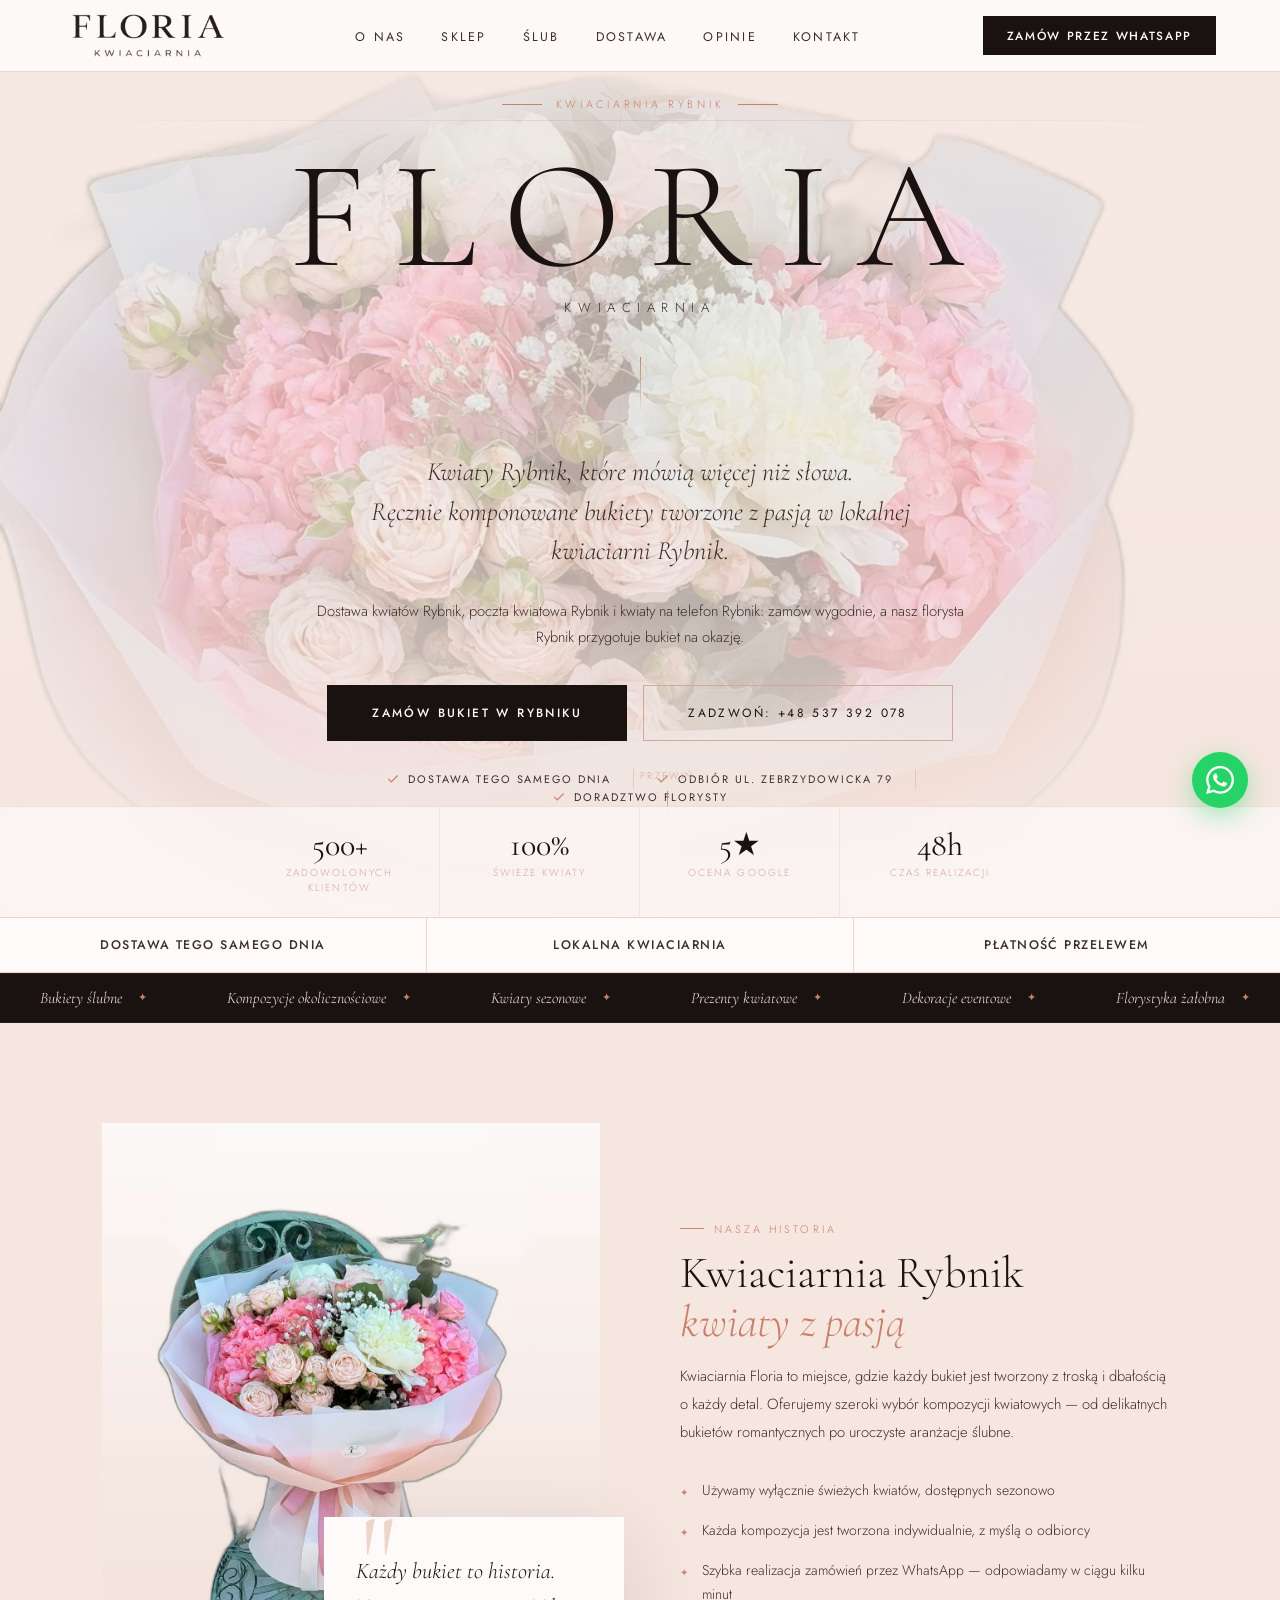
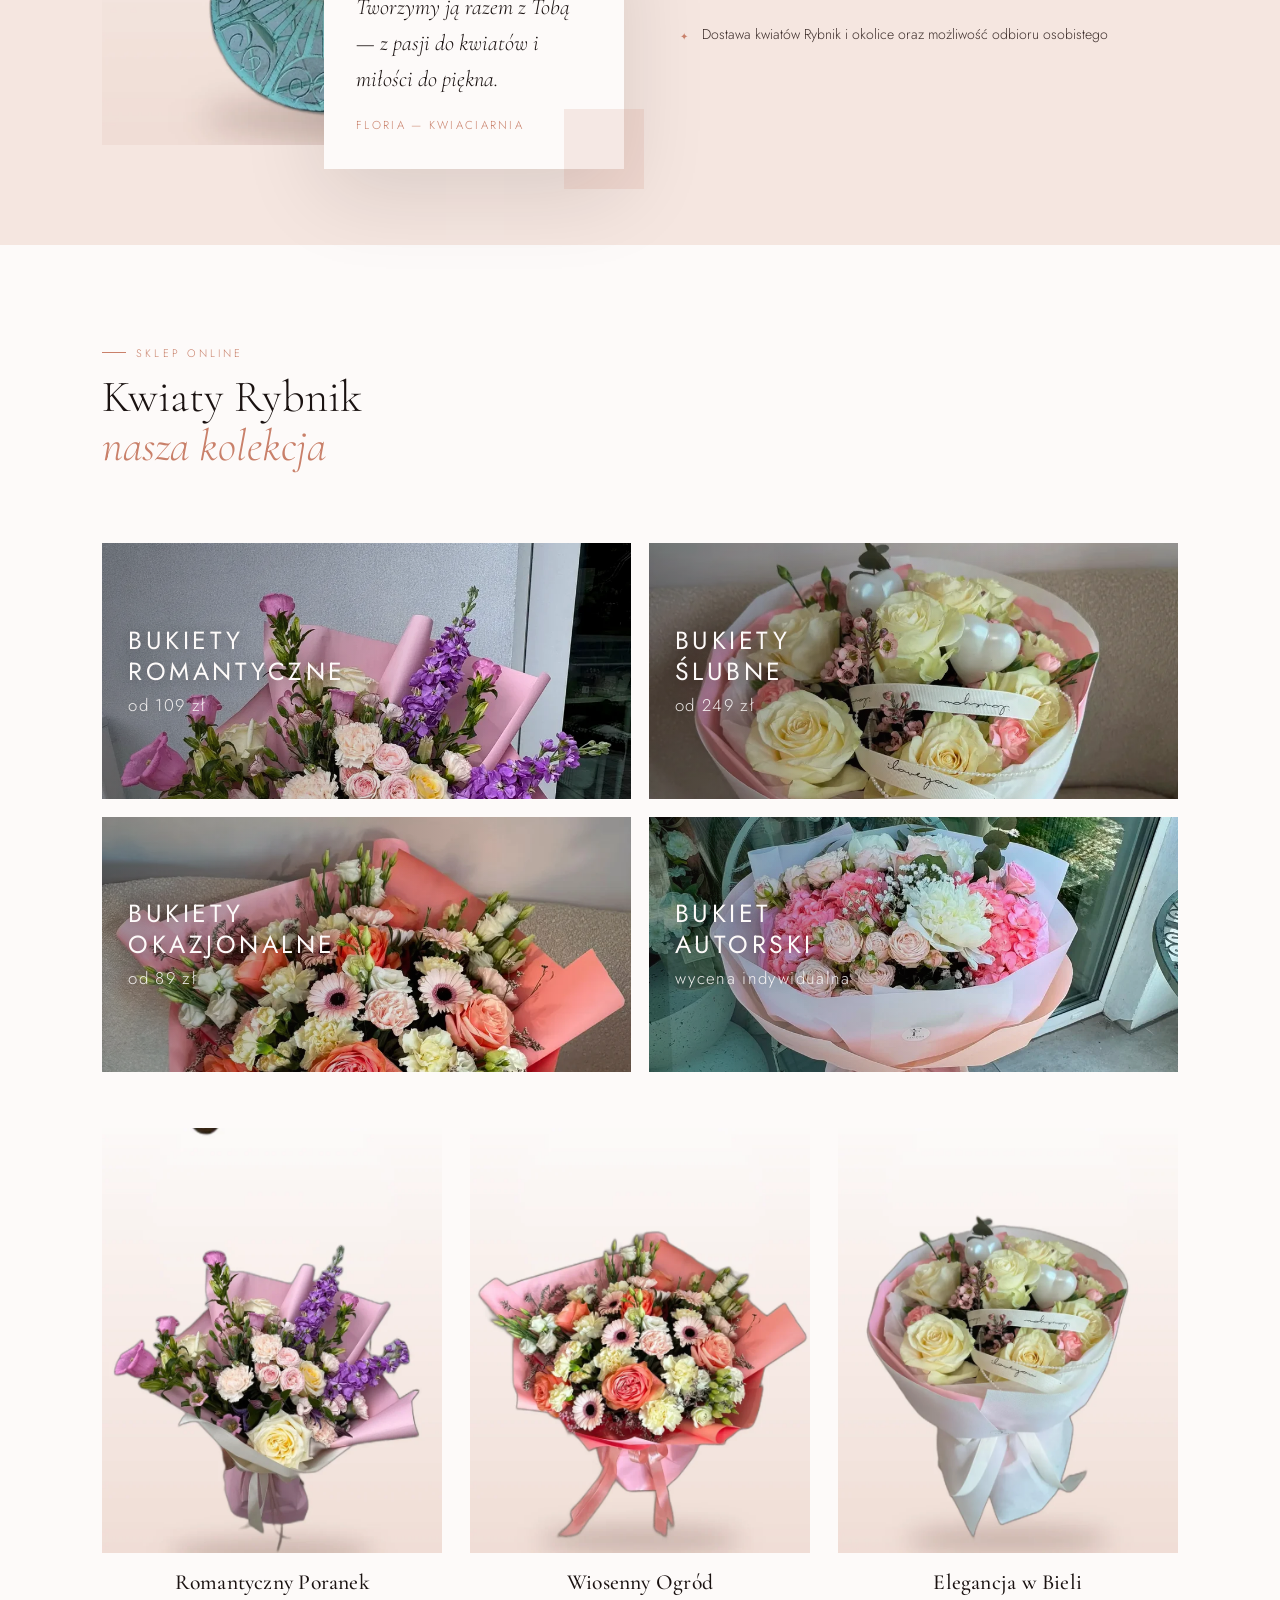
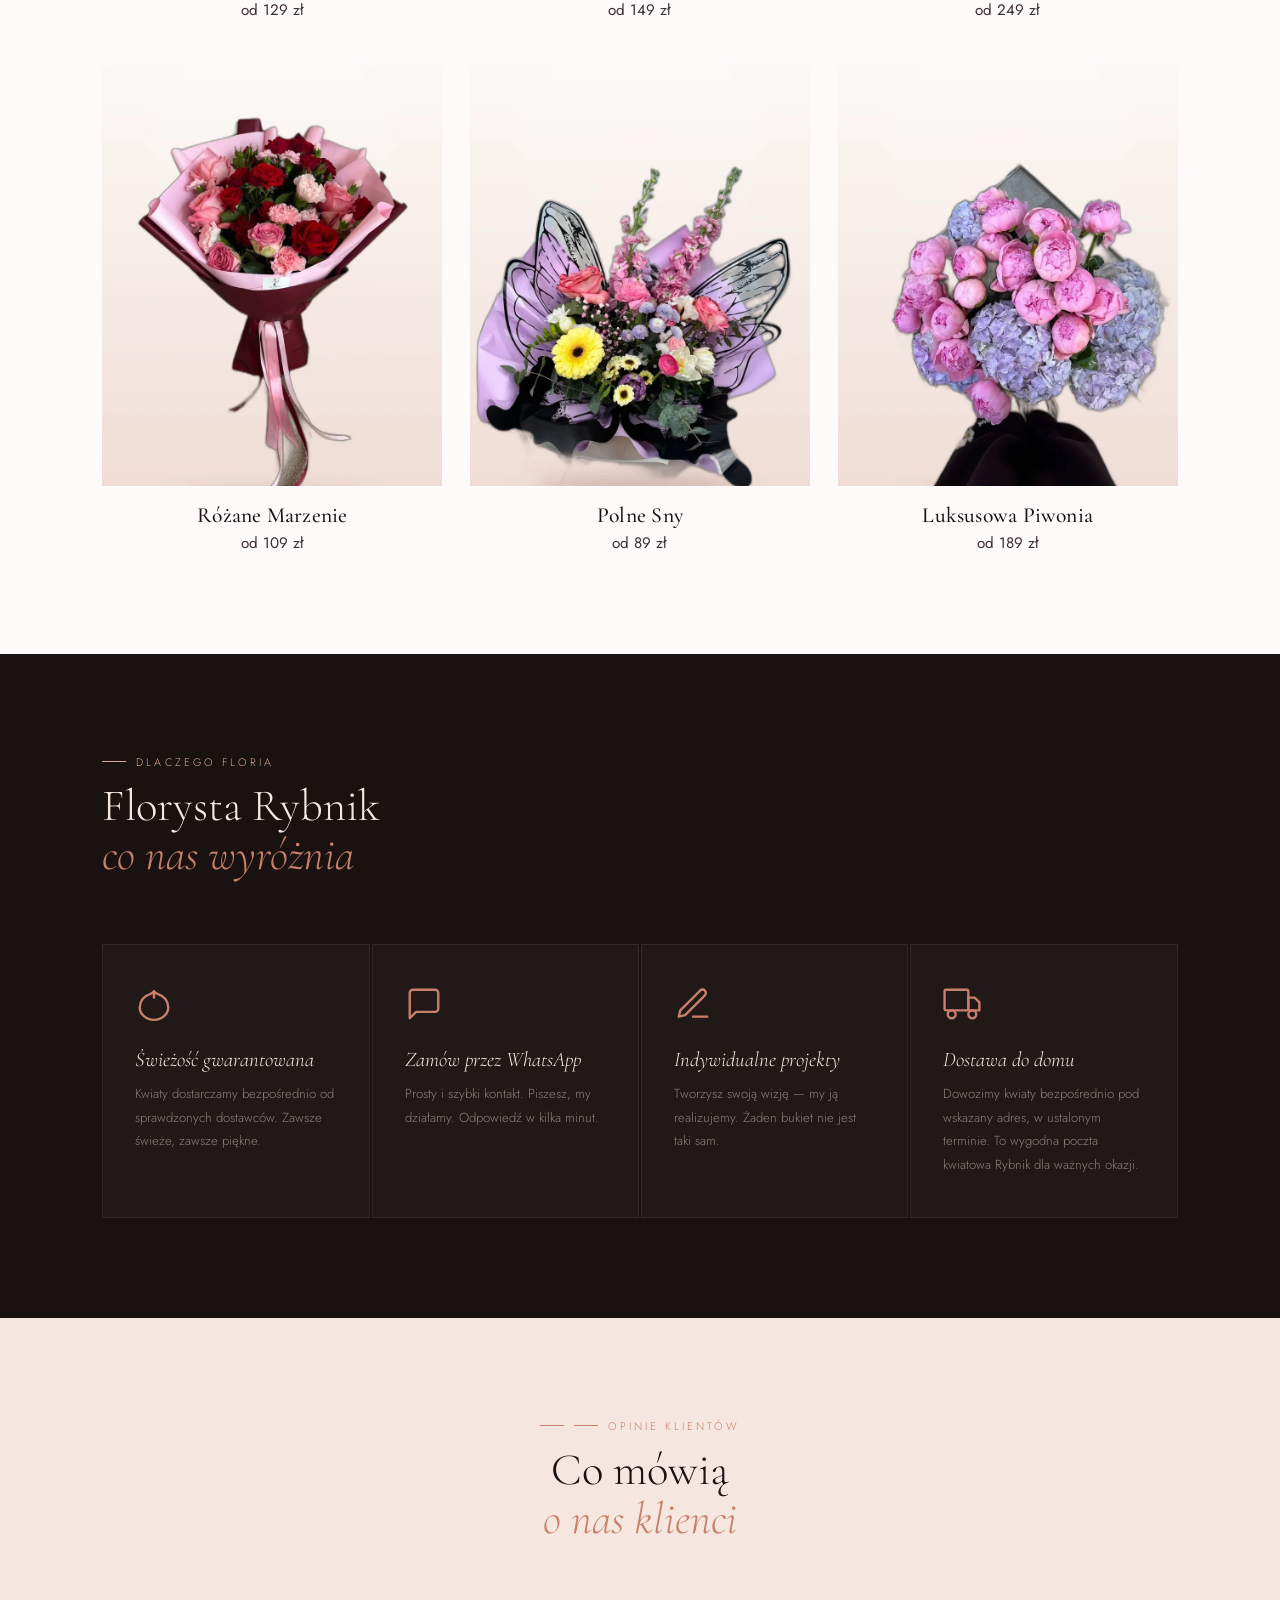
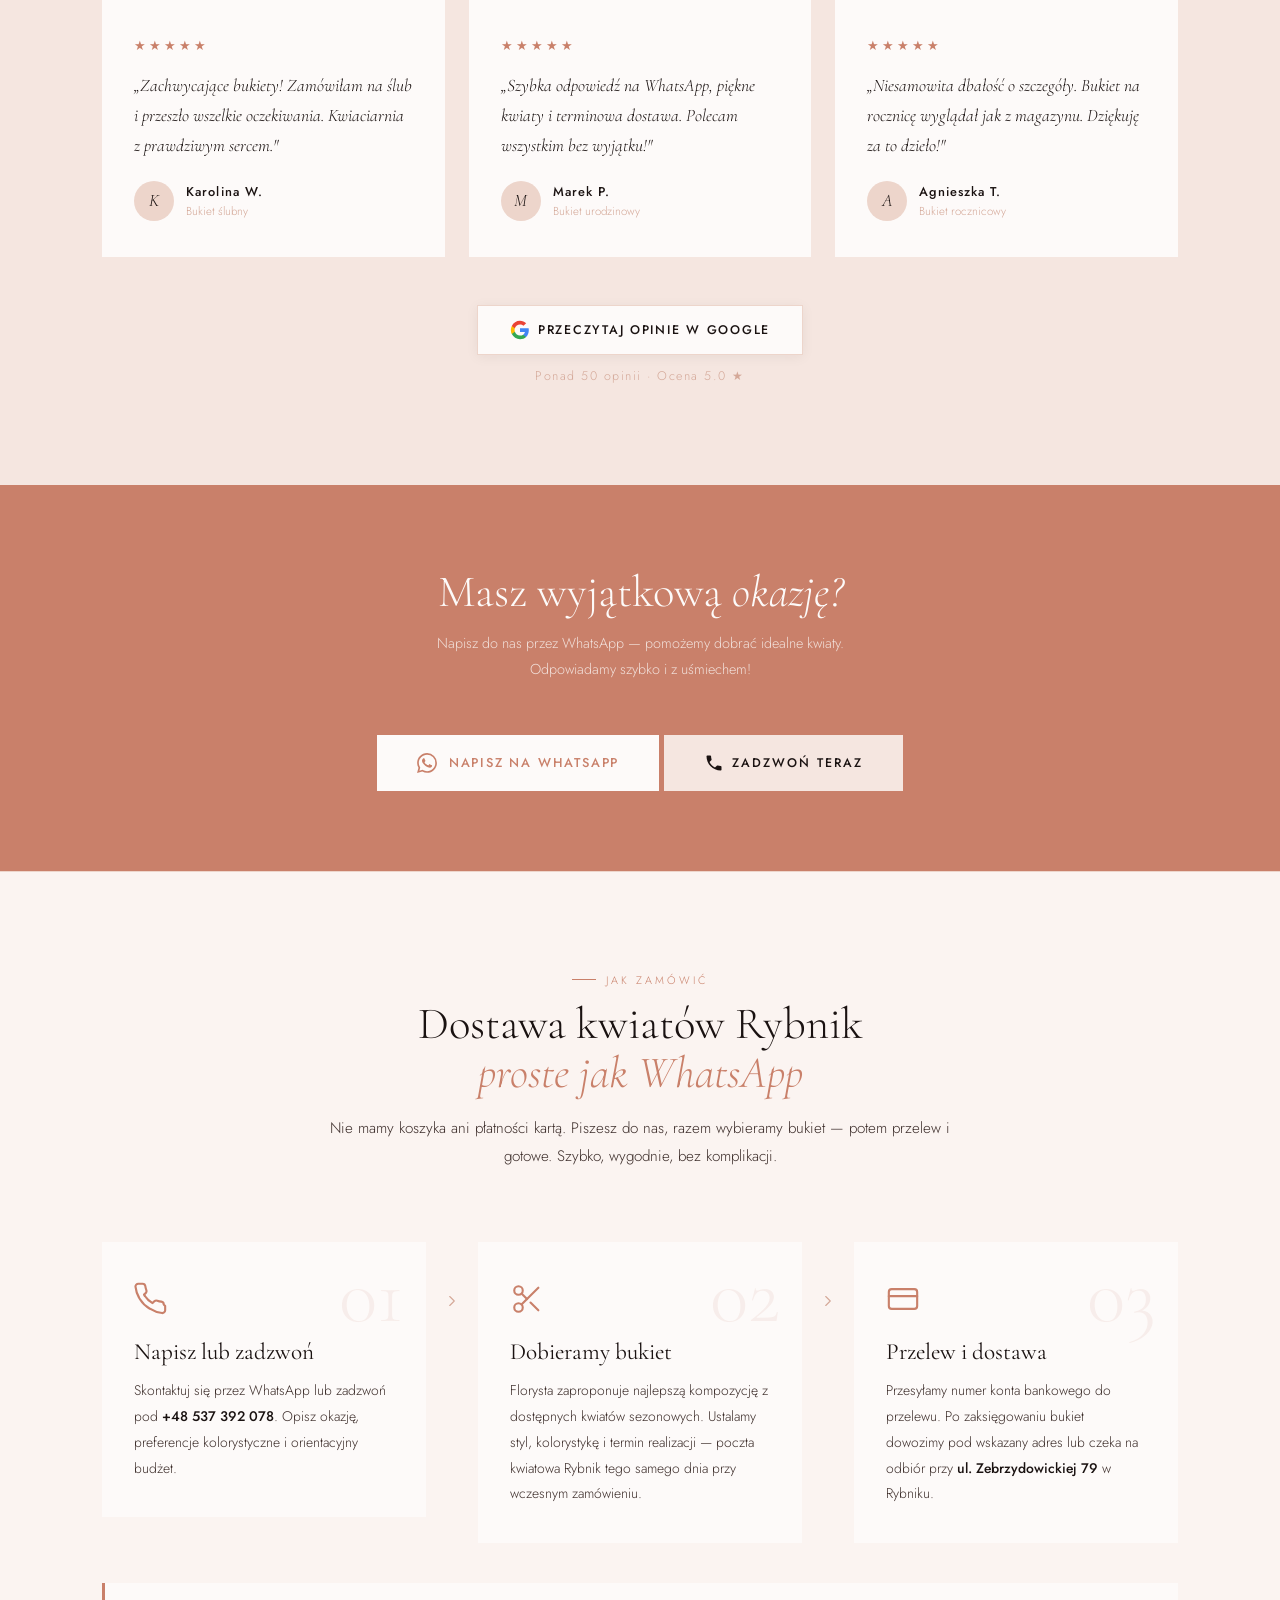
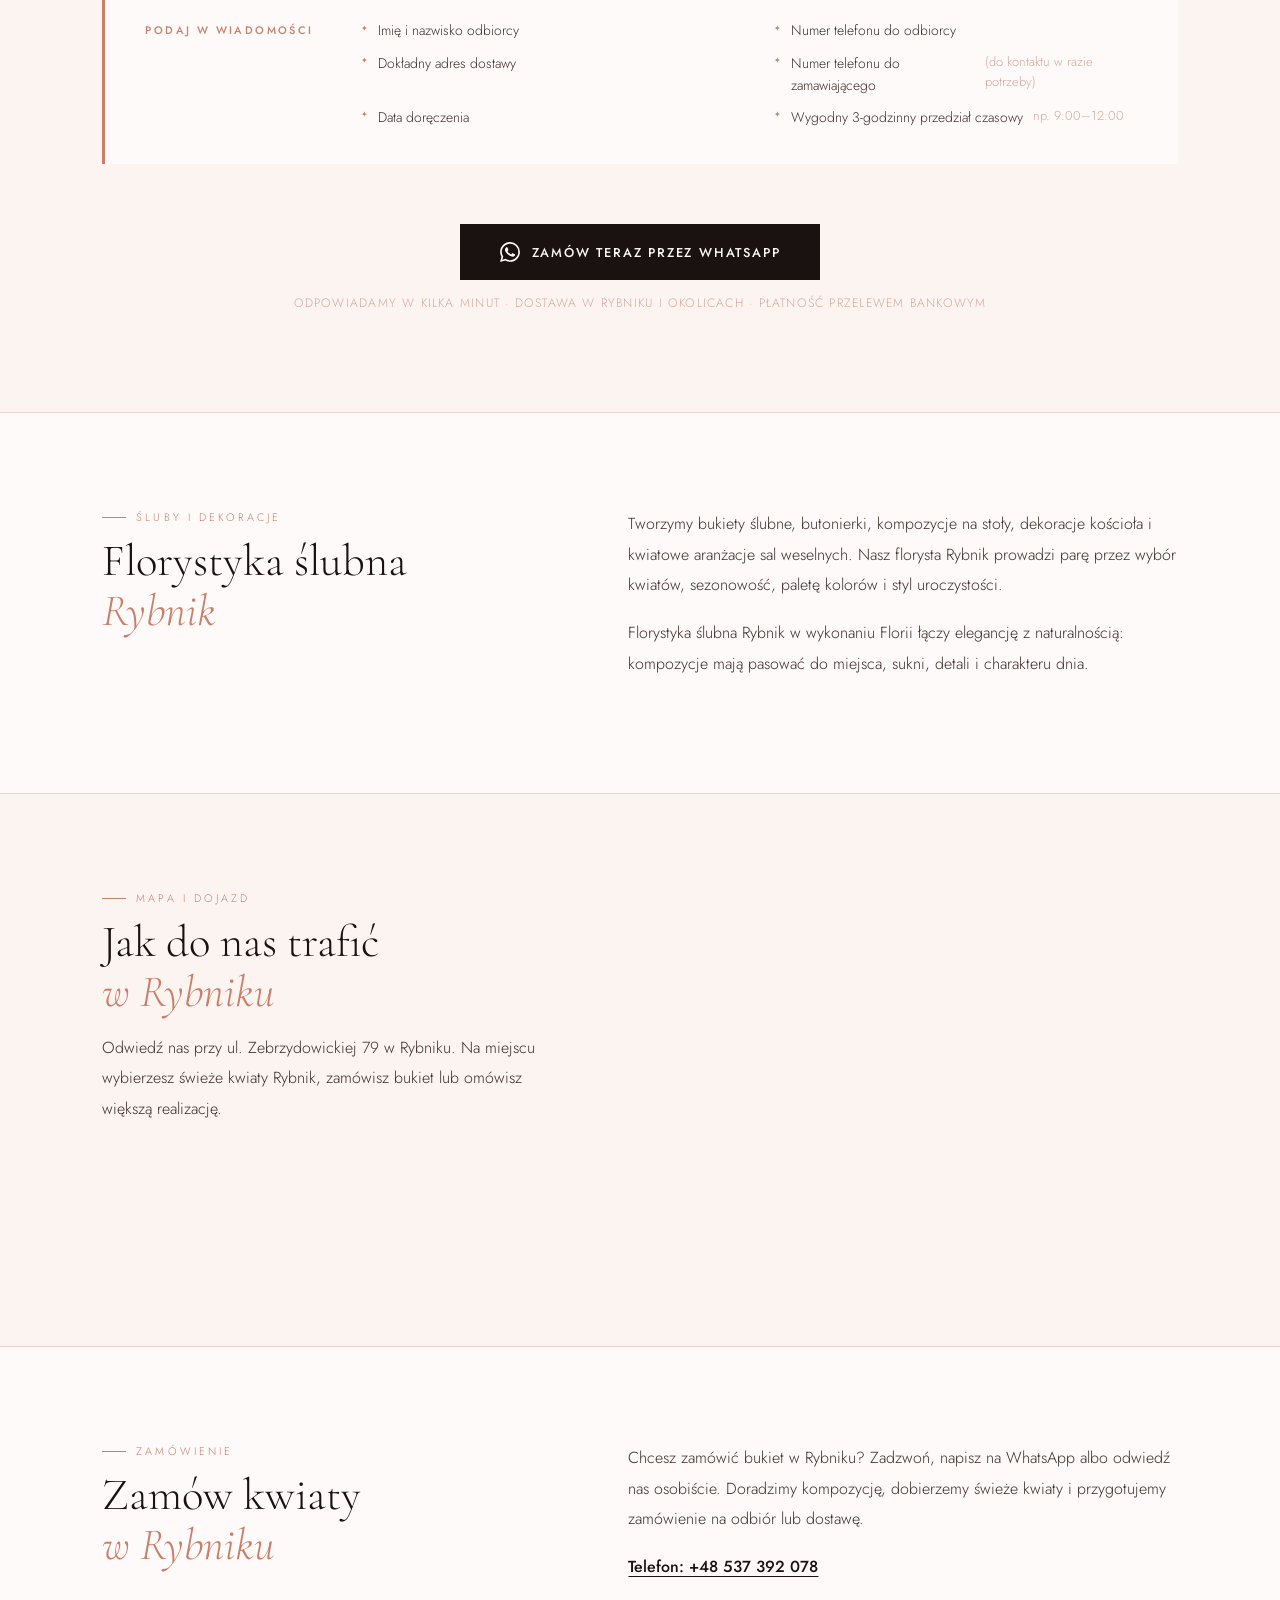
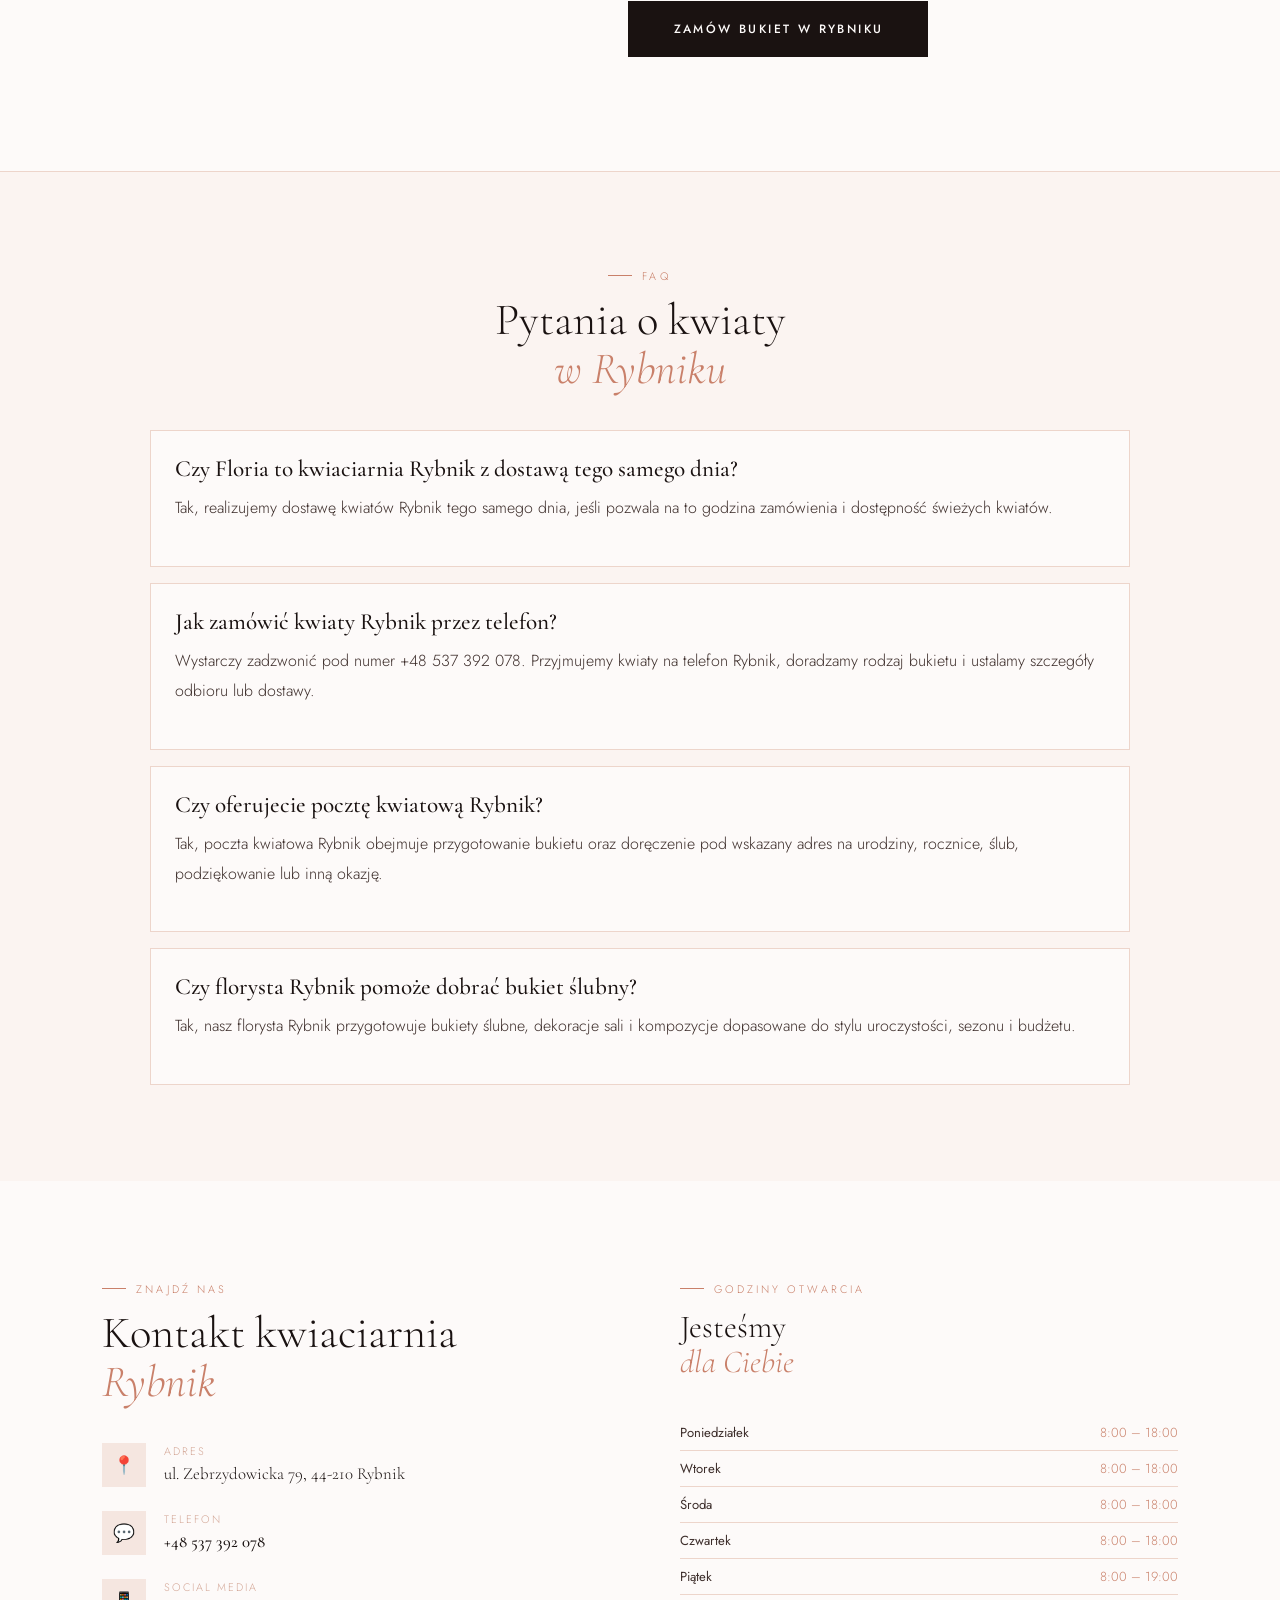
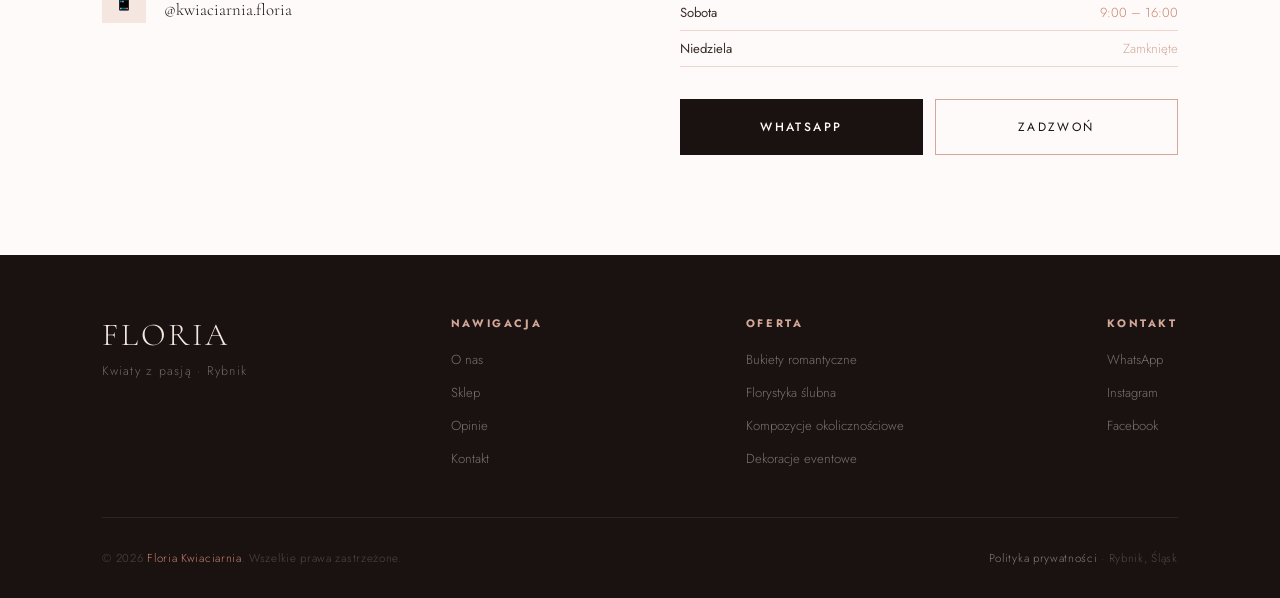
<file: index.html>
<!DOCTYPE html>
<html lang="pl">
<head>
  <!-- Google tag (gtag.js) -->
  <script async src="https://www.googletagmanager.com/gtag/js?id=G-B2VH6DSRDC"></script>
  <script>
    window.dataLayer = window.dataLayer || [];
    function gtag(){dataLayer.push(arguments);}
    gtag('js', new Date());
    gtag('config', 'G-B2VH6DSRDC');
  </script>
  <meta charset="UTF-8" />
  <meta name="viewport" content="width=device-width, initial-scale=1.0"/>
  <title>Kwiaciarnia Rybnik Floria | Kwiaty i bukiety z dostawą</title>
  <meta name="description" content="Kwiaciarnia Floria Rybnik: świeże kwiaty, bukiety na zamówienie, poczta kwiatowa i dostawa kwiatów w Rybniku. Zadzwoń lub zamów przez WhatsApp." />
  <meta name="keywords" content="kwiaciarnia Rybnik, kwiaty Rybnik, dostawa kwiatów Rybnik, poczta kwiatowa Rybnik, florysta Rybnik, kwiaty na telefon Rybnik, bukiety Rybnik" />
  <meta name="robots" content="index,follow" />
  <meta name="theme-color" content="#f5e6e0" />
  <meta name="geo.region" content="PL-SL" />
  <meta name="geo.placename" content="Rybnik" />
  <link rel="canonical" href="https://kwiaciarniafloria.pl/" />
  <link rel="sitemap" type="application/xml" href="/sitemap.xml" />
  <meta property="og:title" content="Kwiaciarnia Rybnik Floria | Kwiaty i bukiety z dostawą" />
  <meta property="og:description" content="Zamów świeże bukiety, kwiaty na telefon Rybnik i florystykę ślubną w lokalnej kwiaciarni Floria. Dostawa kwiatów Rybnik i okolice." />
  <meta property="og:image" content="https://kwiaciarniafloria.pl/og-floria-rybnik.jpg" />
  <meta property="og:image:width" content="1200" />
  <meta property="og:image:height" content="630" />
  <meta property="og:url" content="https://kwiaciarniafloria.pl/" />
  <meta property="og:type" content="website" />
  <meta property="og:locale" content="pl_PL" />
  <meta name="twitter:card" content="summary_large_image" />
  <meta name="twitter:title" content="Kwiaciarnia Rybnik Floria | Kwiaty Rybnik" />
  <meta name="twitter:description" content="Bukiety, poczta kwiatowa Rybnik, dostawa kwiatów Rybnik i florystyka ślubna od lokalnej kwiaciarni Floria." />
  <meta name="twitter:image" content="https://kwiaciarniafloria.pl/og-floria-rybnik.jpg" />
  <link rel="icon" type="image/png" href="favicon.png" />
  <link rel="apple-touch-icon" href="apple-touch-icon.png" />
  <link rel="preload" href="images/logo-floria-nav.webp" as="image" />
  <link rel="preload" href="images/IMG-20260608-WA0401-studio.webp" as="image" fetchpriority="high" />
  <script type="application/ld+json">
  {
    "@context": "https://schema.org",
    "@graph": [
      {
        "@type": ["Florist", "LocalBusiness"],
        "@id": "https://kwiaciarniafloria.pl/#florist",
        "name": "Floria Kwiaciarnia Rybnik",
        "image": "https://kwiaciarniafloria.pl/og-floria-rybnik.jpg",
        "url": "https://kwiaciarniafloria.pl/",
        "telephone": "+48537392078",
        "address": {
          "@type": "PostalAddress",
          "streetAddress": "ul. Zebrzydowicka 79",
          "postalCode": "44-210",
          "addressLocality": "Rybnik",
          "addressRegion": "Śląskie",
          "addressCountry": "PL"
        },
        "areaServed": [
          "Rybnik",
          "Boguszowice",
          "Chwałowice",
          "Niedobczyce",
          "Żory",
          "Czerwionka-Leszczyny",
          "Wodzisław Śląski",
          "Śląskie",
          "Polska"
        ],
        "openingHoursSpecification": [
          { "@type": "OpeningHoursSpecification", "dayOfWeek": ["Monday", "Tuesday", "Wednesday", "Thursday"], "opens": "08:00", "closes": "18:00" },
          { "@type": "OpeningHoursSpecification", "dayOfWeek": "Friday", "opens": "08:00", "closes": "19:00" },
          { "@type": "OpeningHoursSpecification", "dayOfWeek": "Saturday", "opens": "09:00", "closes": "16:00" }
        ],
        "priceRange": "$$",
        "sameAs": [
          "https://www.instagram.com/kwiaciarnia.floria/",
          "https://www.facebook.com/people/Kwiaciarnia-Floria/61571838223422/"
        ]
      },
      {
        "@type": "Organization",
        "@id": "https://kwiaciarniafloria.pl/#organization",
        "name": "Floria Kwiaciarnia",
        "url": "https://kwiaciarniafloria.pl/",
        "telephone": "+48537392078",
        "address": {
          "@type": "PostalAddress",
          "streetAddress": "ul. Zebrzydowicka 79",
          "postalCode": "44-210",
          "addressLocality": "Rybnik",
          "addressRegion": "Śląskie",
          "addressCountry": "PL"
        },
        "areaServed": "Rybnik, Śląskie, Polska",
        "sameAs": [
          "https://www.instagram.com/kwiaciarnia.floria/",
          "https://www.facebook.com/people/Kwiaciarnia-Floria/61571838223422/"
        ]
      },
      {
        "@type": "WebSite",
        "@id": "https://kwiaciarniafloria.pl/#website",
        "url": "https://kwiaciarniafloria.pl/",
        "name": "Floria Kwiaciarnia Rybnik",
        "publisher": { "@id": "https://kwiaciarniafloria.pl/#organization" },
        "inLanguage": "pl-PL"
      },
      {
        "@type": "FAQPage",
        "@id": "https://kwiaciarniafloria.pl/#faq",
        "mainEntity": [
          {
            "@type": "Question",
            "name": "Czy Floria to kwiaciarnia Rybnik z dostawą tego samego dnia?",
            "acceptedAnswer": {
              "@type": "Answer",
              "text": "Tak, Floria realizuje dostawę kwiatów w Rybniku tego samego dnia, jeśli pozwala na to godzina zamówienia i dostępność świeżych kwiatów."
            }
          },
          {
            "@type": "Question",
            "name": "Jak zamówić kwiaty Rybnik przez telefon?",
            "acceptedAnswer": {
              "@type": "Answer",
              "text": "Wystarczy zadzwonić pod numer +48 537 392 078. Kwiaciarnia doradza bukiet i ustala szczegóły odbioru lub dostawy."
            }
          },
          {
            "@type": "Question",
            "name": "Czy oferujecie pocztę kwiatową Rybnik?",
            "acceptedAnswer": {
              "@type": "Answer",
              "text": "Tak, poczta kwiatowa Rybnik obejmuje przygotowanie bukietu oraz doręczenie pod wskazany adres."
            }
          },
          {
            "@type": "Question",
            "name": "Czy florysta Rybnik pomoże dobrać bukiet ślubny?",
            "acceptedAnswer": {
              "@type": "Answer",
              "text": "Tak, florysta Floria przygotowuje bukiety ślubne, dekoracje sali i kompozycje dopasowane do stylu uroczystości, sezonu i budżetu."
            }
          }
        ]
      }
    ]
  }
  </script>
  <link rel="preconnect" href="https://fonts.googleapis.com">
  <link rel="preconnect" href="https://fonts.gstatic.com" crossorigin>
  <link href="https://fonts.googleapis.com/css2?family=Cormorant+Garamond:ital,wght@0,300;0,400;0,500;0,600;1,300;1,400&family=Jost:wght@300;400;500&display=swap" rel="stylesheet">
  <style>
    *, *::before, *::after { margin: 0; padding: 0; box-sizing: border-box; }

    :root {
      --blush:      #f5e6e0;
      --blush-mid:  #edd5cb;
      --blush-deep: #d4a898;
      --ink:        #1a1211;
      --ink-soft:   #3d2e2b;
      --petal:      #c9806a;
      --white:      #fdfaf9;
      --serif: 'Cormorant Garamond', Georgia, serif;
      --sans:  'Jost', sans-serif;
    }

    html { scroll-behavior: smooth; }

    body {
      background: var(--white);
      color: var(--ink);
      font-family: var(--sans);
      font-weight: 300;
      overflow-x: hidden;
    }

    /* ───── SCROLLBAR ───── */
    ::-webkit-scrollbar { width: 4px; }
    ::-webkit-scrollbar-track { background: var(--blush); }
    ::-webkit-scrollbar-thumb { background: var(--petal); }

    /* ───── NAV ───── */
    nav {
      position: fixed;
      top: 0; left: 0; right: 0;
      z-index: 100;
      display: flex;
      align-items: center;
      justify-content: space-between;
      padding: 0 5vw;
      height: 72px;
      background: rgba(253, 250, 249, 0.92);
      backdrop-filter: blur(12px);
      border-bottom: 1px solid var(--blush-mid);
      transition: box-shadow .3s;
    }
    nav.scrolled { box-shadow: 0 2px 24px rgba(26,18,17,.06); }

    .nav-logo {
      font-family: var(--serif);
      font-size: 1.5rem;
      font-weight: 600;
      letter-spacing: .14em;
      color: var(--ink);
      text-decoration: none;
      display: flex;
      align-items: center;
      gap: 8px;
      padding: 2px 0;
    }
    .nav-logo .nav-logo-sub {
      font-family: var(--sans);
      font-size: .6rem;
      font-weight: 300;
      letter-spacing: .22em;
      text-transform: uppercase;
      color: var(--petal);
      margin-left: 4px;
      align-self: flex-end;
      margin-bottom: 3px;
    }
    .nav-logo img {
      height: 54px;
      width: auto;
      display: block;
      object-fit: contain;
      transition: opacity .3s;
    }
    .nav-logo:hover img {
      opacity: .75;
    }

    .nav-links {
      display: flex;
      gap: 36px;
      list-style: none;
    }
    .nav-links a {
      font-family: var(--sans);
      font-size: .78rem;
      font-weight: 400;
      letter-spacing: .18em;
      text-transform: uppercase;
      color: var(--ink-soft);
      text-decoration: none;
      transition: color .25s;
    }
    .nav-links a:hover { color: var(--petal); }

    .nav-cta {
      font-family: var(--sans);
      font-size: .74rem;
      font-weight: 500;
      letter-spacing: .14em;
      text-transform: uppercase;
      color: var(--white);
      background: var(--ink);
      border: none;
      padding: 11px 24px;
      cursor: pointer;
      text-decoration: none;
      transition: background .25s;
    }
    .nav-cta:hover { background: var(--petal); }

    /* hamburger */
    .hamburger {
      display: none;
      flex-direction: column;
      gap: 5px;
      cursor: pointer;
      padding: 4px;
    }
    .hamburger span {
      display: block;
      width: 24px;
      height: 1.5px;
      background: var(--ink);
      transition: .3s;
    }
    .mobile-menu {
      display: none;
      position: fixed;
      top: 72px; left: 0; right: 0;
      background: var(--white);
      border-bottom: 1px solid var(--blush-mid);
      padding: 24px 5vw 32px;
      z-index: 99;
      flex-direction: column;
      gap: 20px;
    }
    .mobile-menu.open { display: flex; }
    .mobile-menu a {
      font-family: var(--sans);
      font-size: .9rem;
      letter-spacing: .16em;
      text-transform: uppercase;
      color: var(--ink-soft);
      text-decoration: none;
    }

    @media (max-width: 768px) {
      .nav-links, .nav-cta { display: none; }
      .hamburger { display: flex; }
    }

    /* ───── HERO ───── */
    .hero {
      position: relative;
      min-height: 100vh;
      background: var(--blush);
      background-image: url('images/IMG-20260608-WA0401-studio.webp');
      background-size: cover;
      background-position: center 30%;
      display: flex;
      flex-direction: column;
      align-items: center;
      justify-content: center;
      overflow: hidden;
      padding: 96px 0 112px;
    }

    /* Duże dekoracyjne "F" w tle */
    .hero-bg-letter {
      position: absolute;
      font-family: var(--serif);
      font-size: 55vw;
      font-weight: 600;
      color: rgba(212, 168, 152, 0.10);
      line-height: 1;
      top: 50%;
      left: 50%;
      transform: translate(-50%, -50%);
      user-select: none;
      pointer-events: none;
      letter-spacing: -.04em;
    }

    /* Główny overlay — przyciemnia całe zdjęcie */
    .hero-photo-overlay {
      position: absolute;
      inset: 0;
      background: rgba(245,230,224,.72);
      pointer-events: none;
    }
    /* Gradient overlay — dół */
    .hero-overlay {
      position: absolute;
      bottom: 0; left: 0; right: 0;
      height: 40%;
      background: linear-gradient(to bottom, transparent, rgba(245,230,224,.95));
      pointer-events: none;
    }
    /* Gradient overlay — góra */
    .hero-overlay-top {
      position: absolute;
      top: 72px; left: 0; right: 0;
      height: 20%;
      background: linear-gradient(to top, transparent, rgba(245,230,224,.6));
      pointer-events: none;
    }

    /* Dekoracyjne linie poziome */
    .hero-line {
      position: absolute;
      height: 1px;
      background: linear-gradient(to right, transparent, var(--blush-deep), transparent);
      opacity: .4;
      left: 5vw; right: 5vw;
    }
    .hero-line-top    { top: calc(72px + 48px); }
    .hero-line-bottom { bottom: 80px; }

    /* Pływające płatki */
    .petal-float {
      position: absolute;
      border-radius: 60% 0 60% 0;
      opacity: 0;
      animation: petalDrift linear infinite;
    }
    @keyframes petalDrift {
      0%   { transform: translateY(0) translateX(0) rotate(0deg);   opacity: 0; }
      10%  { opacity: .45; }
      90%  { opacity: .35; }
      100% { transform: translateY(-120px) translateX(30px) rotate(360deg); opacity: 0; }
    }
    .petal-float:nth-child(1){ width:10px;height:10px;background:var(--petal);  bottom:30%;left:12%; animation-duration:9s; animation-delay:0s;}
    .petal-float:nth-child(2){ width:7px; height:7px; background:var(--blush-deep);bottom:25%;left:22%; animation-duration:12s;animation-delay:-4s;}
    .petal-float:nth-child(3){ width:12px;height:12px;background:var(--petal);  bottom:40%;right:14%;animation-duration:10s;animation-delay:-2s;}
    .petal-float:nth-child(4){ width:6px; height:6px; background:var(--blush-deep);bottom:20%;right:24%;animation-duration:14s;animation-delay:-7s;}
    .petal-float:nth-child(5){ width:9px; height:9px; background:var(--petal);  bottom:35%;left:42%; animation-duration:11s;animation-delay:-5s;}
    .petal-float:nth-child(6){ width:8px; height:8px; background:var(--blush-deep);bottom:28%;right:38%;animation-duration:8s; animation-delay:-1s;}

    /* Treść hero */
    .hero-content {
      position: relative;
      z-index: 2;
      display: flex;
      flex-direction: column;
      align-items: center;
      text-align: center;
      padding: 0 6vw;
      max-width: 900px;
      width: 100%;
    }

    .hero-eyebrow {
      font-family: var(--sans);
      font-size: .68rem;
      letter-spacing: .34em;
      text-transform: uppercase;
      color: var(--petal);
      margin-bottom: 32px;
      display: flex;
      align-items: center;
      gap: 14px;
      animation: fadeSlideDown .9s ease both;
      animation-delay: .1s;
    }
    .hero-eyebrow::before,
    .hero-eyebrow::after {
      content: '';
      display: inline-block;
      width: 40px;
      height: 1px;
      background: var(--petal);
    }

    /* Wielki napis FLORIA */
    .hero-brand {
      font-family: var(--serif);
      font-size: clamp(4.5rem, 12vw, 10rem);
      font-weight: 300;
      letter-spacing: .18em;
      color: var(--ink);
      line-height: .95;
      margin-bottom: 8px;
      animation: fadeSlideDown 1s ease both;
      animation-delay: .3s;
    }

    .hero-brand-sub {
      font-family: var(--sans);
      font-size: clamp(.65rem, 1.4vw, .82rem);
      font-weight: 300;
      letter-spacing: .5em;
      text-transform: uppercase;
      color: var(--ink-soft);
      margin-bottom: 40px;
      animation: fadeSlideDown 1s ease both;
      animation-delay: .4s;
    }

    .hero-divider {
      width: 1px;
      height: 56px;
      background: linear-gradient(to bottom, var(--petal), transparent);
      margin: 0 auto 40px;
      animation: fadeSlideDown 1s ease both;
      animation-delay: .5s;
    }

    .hero-tagline {
      font-family: var(--serif);
      font-size: clamp(1.2rem, 2.5vw, 1.65rem);
      font-weight: 300;
      font-style: italic;
      color: var(--ink-soft);
      line-height: 1.5;
      max-width: 560px;
      margin: 0 auto;
      animation: fadeSlideDown 1s ease both;
      animation-delay: .6s;
    }

    .hero-actions {
      display: flex;
      gap: 16px;
      flex-wrap: wrap;
      justify-content: center;
      width: 100%;
      margin-top: 34px;
      animation: fadeSlideDown 1s ease both;
      animation-delay: .75s;
    }

    .btn-primary,
    .btn-outline {
      font-family: var(--sans);
      font-size: .75rem;
      letter-spacing: .2em;
      text-transform: uppercase;
      padding: 18px 44px;
      min-height: 56px;
      min-width: min(300px, 100%);
      cursor: pointer;
      text-decoration: none;
      display: inline-flex;
      align-items: center;
      justify-content: center;
      text-align: center;
      line-height: 1.35;
      white-space: normal;
    }

    .btn-primary {
      font-weight: 500;
      color: var(--white);
      background: var(--ink);
      border: 1px solid var(--ink);
      transition: background .25s, border-color .25s, transform .2s;
    }
    .btn-primary:hover { background: var(--petal); transform: translateY(-2px); }

    .btn-outline {
      font-weight: 400;
      color: var(--ink);
      background: transparent;
      border: 1px solid var(--blush-deep);
      transition: border-color .25s, color .25s, transform .2s;
    }
    .btn-outline:hover { border-color: var(--petal); color: var(--petal); transform: translateY(-2px); }

    .hero-proof {
      display: flex;
      flex-wrap: wrap;
      justify-content: center;
      align-items: center;
      gap: 0;
      margin-top: 28px;
      animation: fadeSlideDown 1s ease both;
      animation-delay: .82s;
    }
    .hero-proof-item {
      display: flex;
      align-items: center;
      gap: 8px;
      padding: 0 22px;
      font-family: var(--sans);
      font-size: .68rem;
      font-weight: 400;
      letter-spacing: .18em;
      text-transform: uppercase;
      color: var(--ink-soft);
      white-space: nowrap;
    }
    .hero-proof-item svg {
      width: 14px;
      height: 14px;
      stroke: var(--petal);
      fill: none;
      stroke-width: 2;
      flex-shrink: 0;
    }
    .hero-proof-sep {
      width: 1px;
      height: 20px;
      background: rgba(212,168,152,.45);
      flex-shrink: 0;
    }
    @media (max-width: 768px) {
      .hero-proof { gap: 12px 0; }
      .hero-proof-item { padding: 0 14px; font-size: .64rem; letter-spacing: .14em; }
      .hero-proof-sep { height: 16px; }
    }

    /* Statystyki w dole hero */
    .hero-stats-bar {
      position: absolute;
      bottom: 0; left: 0; right: 0;
      z-index: 3;
      display: flex;
      justify-content: center;
      gap: 0;
      border-top: 1px solid rgba(212,168,152,.3);
      background: rgba(253,250,249,.7);
      backdrop-filter: blur(8px);
      animation: fadeSlideDown 1s ease both;
      animation-delay: .9s;
    }
    .hero-stat {
      flex: 1;
      max-width: 200px;
      padding: 22px 24px;
      text-align: center;
      border-right: 1px solid rgba(212,168,152,.2);
    }
    .hero-stat:last-child { border-right: none; }
    .stat-num {
      font-family: var(--serif);
      font-size: 2rem;
      font-weight: 400;
      color: var(--ink);
      line-height: 1;
    }
    .stat-label {
      font-size: .63rem;
      letter-spacing: .2em;
      text-transform: uppercase;
      color: var(--blush-deep);
      margin-top: 4px;
    }

    /* Scroll indicator */
    .scroll-hint {
      position: absolute;
      bottom: 90px;
      left: 50%;
      transform: translateX(-50%);
      z-index: 3;
      display: flex;
      flex-direction: column;
      align-items: center;
      gap: 8px;
      animation: fadeSlideDown 1s ease both, scrollBob 2s ease infinite;
      animation-delay: 1.2s, 2s;
    }
    .scroll-hint span {
      font-size: .6rem;
      letter-spacing: .24em;
      text-transform: uppercase;
      color: var(--blush-deep);
    }
    .scroll-hint::after {
      content: '';
      display: block;
      width: 1px;
      height: 36px;
      background: linear-gradient(to bottom, var(--petal), transparent);
    }
    @keyframes scrollBob {
      0%, 100% { transform: translateX(-50%) translateY(0); }
      50%       { transform: translateX(-50%) translateY(6px); }
    }

    @keyframes fadeSlideDown {
      from { opacity: 0; transform: translateY(20px); }
      to   { opacity: 1; transform: translateY(0); }
    }

    @media (max-width: 768px) {
      .hero {
        min-height: auto;
        padding: 112px 0 72px;
      }
      .hero-content { padding: 0 5vw; }
      .hero-brand { letter-spacing: .1em; }
      .hero-stats-bar { display: none; }
      .scroll-hint { display: none; }
      .hero-logo-svg { width: min(180px, 45vw); }
      .hero-tagline {
        font-size: clamp(1.25rem, 6vw, 1.55rem);
        line-height: 1.45;
      }
      .hero-actions {
        gap: 12px;
        margin-top: 30px;
      }
      .btn-primary,
      .btn-outline {
        width: min(100%, 360px);
        padding: 16px 22px;
        letter-spacing: .14em;
      }
      .hero-proof {
        gap: 8px;
        margin-top: 16px;
        font-size: .74rem;
      }
    }

    /* ───── GOOGLE REVIEWS BTN ───── */
    .google-reviews-btn {
      display: inline-flex;
      align-items: center;
      font-family: var(--sans);
      font-size: .78rem;
      font-weight: 500;
      letter-spacing: .14em;
      text-transform: uppercase;
      color: var(--ink);
      background: var(--white);
      border: 1.5px solid var(--blush-mid);
      padding: 14px 32px;
      text-decoration: none;
      transition: border-color .25s, box-shadow .25s, transform .2s;
      box-shadow: 0 2px 12px rgba(26,18,17,.06);
    }
    .google-reviews-btn:hover {
      border-color: var(--petal);
      box-shadow: 0 4px 20px rgba(26,18,17,.1);
      transform: translateY(-2px);
    }

    /* ───── CTA CALL BUTTON ───── */
    .cta-call {
      display: inline-flex;
      align-items: center;
      font-family: var(--sans);
      font-size: .78rem;
      font-weight: 500;
      letter-spacing: .16em;
      text-transform: uppercase;
      color: var(--ink);
      background: var(--blush);
      border: none;
      padding: 18px 40px;
      cursor: pointer;
      text-decoration: none;
      transition: background .25s, transform .2s;
      margin-top: 16px;
    }
    .cta-call:hover { background: var(--blush-mid); transform: translateY(-2px); }

    /* ───── HERO LOGO ───── */
    img.hero-logo-svg {
      width: min(200px, 42vw);
      height: auto;
      margin-bottom: 20px;
      filter: drop-shadow(0 8px 32px rgba(26,18,17,.12));
      animation: fadeSlideDown 1s ease both;
      animation-delay: .2s;
      border-radius: 0;
      mix-blend-mode: multiply;
    }

    /* ───── MARQUEE ───── */
    .marquee-wrap {
      background: var(--ink);
      overflow: hidden;
      padding: 14px 0;
      border-top: 1px solid #2a1f1d;
      border-bottom: 1px solid #2a1f1d;
    }
    .marquee-track {
      display: flex;
      gap: 0;
      animation: marqueeScroll 28s linear infinite;
      width: max-content;
    }
    .marquee-item {
      font-family: var(--serif);
      font-size: 1rem;
      font-style: italic;
      color: var(--blush);
      white-space: nowrap;
      padding: 0 40px;
      display: flex;
      align-items: center;
      gap: 16px;
    }
    .marquee-item::after {
      content: '✦';
      color: var(--petal);
      font-style: normal;
      font-size: .7rem;
    }
    @keyframes marqueeScroll {
      from { transform: translateX(0); }
      to   { transform: translateX(-50%); }
    }
    .marquee-wrap:hover .marquee-track { animation-play-state: paused; }

    /* ───── SECTION SHARED ───── */
    section { padding: 100px 8vw; }

    .section-eyebrow {
      font-size: .68rem;
      letter-spacing: .28em;
      text-transform: uppercase;
      color: var(--petal);
      margin-bottom: 12px;
      display: flex;
      align-items: center;
      gap: 10px;
    }
    .section-eyebrow::before {
      content: '';
      display: inline-block;
      width: 24px;
      height: 1px;
      background: var(--petal);
    }

    .section-title {
      font-family: var(--serif);
      font-size: clamp(2.4rem, 3.5vw, 3.8rem);
      font-weight: 300;
      line-height: 1.1;
      color: var(--ink);
      margin-bottom: 16px;
    }
    .section-title em { font-style: italic; color: var(--petal); }

    .section-desc {
      font-size: .92rem;
      line-height: 1.9;
      color: var(--ink-soft);
      max-width: 520px;
    }

    /* ───── ABOUT ───── */
    .about {
      background: var(--blush);
      display: grid;
      grid-template-columns: 1fr 1fr;
      gap: 80px;
      align-items: center;
    }
    .about-visual {
      position: relative;
    }
    .about-photo {
      width: 100%;
      aspect-ratio: 4/5;
      object-fit: cover;
      object-position: center;
      display: block;
    }
    .about-card {
      background: var(--white);
      padding: 36px 32px;
      position: absolute;
      bottom: -24px;
      right: -24px;
      max-width: 300px;
      box-shadow: 0 24px 80px rgba(26,18,17,.12);
    }
    .about-card::before {
      content: '"';
      position: absolute;
      top: -20px;
      left: 36px;
      font-family: var(--serif);
      font-size: 8rem;
      line-height: 1;
      color: var(--blush-mid);
    }
    .about-quote {
      font-family: var(--serif);
      font-size: 1.4rem;
      font-style: italic;
      font-weight: 300;
      line-height: 1.6;
      color: var(--ink);
      margin-bottom: 20px;
    }
    .about-author {
      font-size: .72rem;
      letter-spacing: .2em;
      text-transform: uppercase;
      color: var(--petal);
    }
    .about-deco {
      position: absolute;
      bottom: -20px;
      right: -20px;
      width: 80px;
      height: 80px;
      background: var(--petal);
      opacity: .15;
    }

    .about-list {
      list-style: none;
      margin-top: 32px;
      display: flex;
      flex-direction: column;
      gap: 16px;
    }
    .about-list li {
      display: flex;
      align-items: flex-start;
      gap: 14px;
      font-size: .88rem;
      line-height: 1.7;
      color: var(--ink-soft);
    }
    .about-list li::before {
      content: '✦';
      color: var(--petal);
      font-size: .6rem;
      margin-top: 6px;
      flex-shrink: 0;
    }

    @media (max-width: 900px) {
      .about { grid-template-columns: 1fr; gap: 40px; }
    }

    /* ───── SHOP ───── */
    .shop { background: var(--white); }

    .shop-header {
      display: flex;
      justify-content: space-between;
      align-items: flex-end;
      margin-bottom: 56px;
      flex-wrap: wrap;
      gap: 20px;
    }

    .filter-tabs {
      display: flex;
      gap: 8px;
      flex-wrap: wrap;
    }
    .filter-tab {
      font-family: var(--sans);
      font-size: .72rem;
      letter-spacing: .14em;
      text-transform: uppercase;
      color: var(--ink-soft);
      background: transparent;
      border: 1px solid var(--blush-mid);
      padding: 8px 20px;
      cursor: pointer;
      transition: all .25s;
    }
    .filter-tab.active,
    .filter-tab:hover {
      background: var(--ink);
      color: var(--white);
      border-color: var(--ink);
    }

    .products-grid {
      display: grid;
      grid-template-columns: repeat(auto-fill, minmax(280px, 1fr));
      gap: 32px;
    }

    .product-card {
      cursor: pointer;
      transition: transform .3s;
    }
    .product-card:hover { transform: translateY(-6px); }

    .product-img-wrap {
      position: relative;
      background: var(--blush);
      aspect-ratio: 4/5;
      overflow: hidden;
      display: flex;
      align-items: center;
      justify-content: center;
      text-decoration: none;
      cursor: pointer;
    }

    .product-emoji {
      font-size: 5rem;
      user-select: none;
      transition: transform .4s ease;
      filter: drop-shadow(0 8px 24px rgba(26,18,17,.15));
    }
    .product-card:hover .product-emoji { transform: scale(1.08) rotate(-3deg); }

    .product-img {
      width: 100%;
      height: 100%;
      object-fit: cover;
      object-position: center top;
      display: block;
      transition: transform .55s ease;
    }
    .product-card:hover .product-img { transform: scale(1.06); }

    .product-badge {
      position: absolute;
      top: 16px;
      left: 16px;
      font-size: .65rem;
      letter-spacing: .14em;
      text-transform: uppercase;
      font-weight: 500;
      padding: 5px 12px;
      color: var(--white);
    }
    .badge-new    { background: var(--petal); }
    .badge-hot    { background: var(--ink); }
    .badge-sale   { background: #b5613c; }

    .product-overlay {
      position: absolute;
      inset: 0;
      background: rgba(26,18,17,.5);
      display: flex;
      align-items: center;
      justify-content: center;
      opacity: 0;
      transition: opacity .3s;
    }
    .product-card:hover .product-overlay { opacity: 1; }
    .overlay-btn {
      font-family: var(--sans);
      font-size: .72rem;
      font-weight: 500;
      letter-spacing: .16em;
      text-transform: uppercase;
      color: var(--ink);
      background: var(--white);
      border: none;
      padding: 14px 28px;
      cursor: pointer;
      text-decoration: none;
      display: inline-block;
      transition: background .2s;
    }
    .overlay-btn:hover { background: var(--blush); }

    .product-info { padding: 20px 0 0; }

    .product-category {
      font-size: .66rem;
      letter-spacing: .2em;
      text-transform: uppercase;
      color: var(--blush-deep);
      margin-bottom: 6px;
    }

    .product-name {
      display: block;
      font-family: var(--serif);
      font-size: 1.25rem;
      font-weight: 400;
      color: var(--ink);
      margin-bottom: 6px;
      line-height: 1.3;
    }

    .product-desc {
      font-size: .8rem;
      color: var(--ink-soft);
      line-height: 1.6;
      margin-bottom: 12px;
    }

    .product-price-row {
      display: flex;
      align-items: center;
      justify-content: space-between;
    }
    .product-price {
      font-family: var(--serif);
      font-size: 1.4rem;
      font-weight: 500;
      color: var(--ink);
    }
    .product-price .old {
      font-size: .85rem;
      font-weight: 300;
      color: var(--blush-deep);
      text-decoration: line-through;
      margin-right: 6px;
    }

    .add-btn {
      width: 40px;
      height: 40px;
      background: var(--ink);
      color: var(--white);
      border: none;
      font-size: 1.3rem;
      cursor: pointer;
      display: flex;
      align-items: center;
      justify-content: center;
      transition: background .25s;
      text-decoration: none;
    }
    .add-btn:hover { background: var(--petal); }

    /* ───── WHY ───── */
    .why {
      background: var(--ink);
      color: var(--white);
    }
    .why .section-eyebrow { color: var(--blush-deep); }
    .why .section-eyebrow::before { background: var(--blush-deep); }
    .why .section-title { color: var(--blush); }
    .why .section-title em { color: var(--petal); }

    .features-grid {
      display: grid;
      grid-template-columns: repeat(auto-fit, minmax(220px, 1fr));
      gap: 2px;
      margin-top: 64px;
    }
    .feature-item {
      background: rgba(255,255,255,.03);
      border: 1px solid rgba(245,230,224,.08);
      padding: 40px 32px;
      transition: background .3s;
    }
    .feature-item:hover { background: rgba(201,128,106,.08); }

    .feature-icon {
      width: 38px;
      height: 38px;
      margin-bottom: 24px;
      display: block;
      color: var(--petal);
    }
    .feature-icon svg {
      width: 38px;
      height: 38px;
      stroke: currentColor;
      fill: none;
      stroke-width: 1.5;
      stroke-linecap: round;
      stroke-linejoin: round;
    }
    .feature-name {
      font-family: var(--serif);
      font-size: 1.3rem;
      font-style: italic;
      color: var(--blush);
      margin-bottom: 10px;
    }
    .feature-desc {
      font-size: .82rem;
      line-height: 1.8;
      color: rgba(245,230,224,.5);
    }

    /* ───── TESTIMONIALS ───── */
    .testimonials { background: var(--blush); }

    .testimonials-grid {
      display: grid;
      grid-template-columns: repeat(auto-fit, minmax(280px, 1fr));
      gap: 24px;
      margin-top: 56px;
    }
    .testi-card {
      background: var(--white);
      padding: 36px 32px;
      position: relative;
      transition: box-shadow .3s;
    }
    .testi-card:hover { box-shadow: 0 12px 40px rgba(26,18,17,.08); }

    .testi-stars {
      color: var(--petal);
      font-size: .8rem;
      letter-spacing: 3px;
      margin-bottom: 16px;
    }
    .testi-text {
      font-family: var(--serif);
      font-size: 1.1rem;
      font-style: italic;
      font-weight: 300;
      line-height: 1.7;
      color: var(--ink);
      margin-bottom: 20px;
    }
    .testi-author {
      display: flex;
      align-items: center;
      gap: 12px;
    }
    .testi-avatar {
      width: 40px;
      height: 40px;
      border-radius: 50%;
      background: var(--blush-mid);
      display: flex;
      align-items: center;
      justify-content: center;
      font-family: var(--serif);
      font-size: 1.1rem;
      color: var(--ink);
      font-style: italic;
      flex-shrink: 0;
    }
    .testi-name {
      font-size: .8rem;
      font-weight: 500;
      letter-spacing: .08em;
      color: var(--ink);
    }
    .testi-meta {
      font-size: .72rem;
      color: var(--blush-deep);
      margin-top: 2px;
    }

    /* ───── CTA BANNER ───── */
    .cta-banner {
      background: var(--petal);
      padding: 80px 8vw;
      text-align: center;
    }
    .cta-banner h2 {
      font-family: var(--serif);
      font-size: clamp(2rem, 3.5vw, 3.2rem);
      font-weight: 300;
      color: var(--white);
      margin-bottom: 12px;
    }
    .cta-banner h2 em { font-style: italic; }
    .cta-banner p {
      font-size: .9rem;
      color: rgba(255,255,255,.75);
      margin-bottom: 36px;
      line-height: 1.8;
    }
    .cta-wa {
      display: inline-flex;
      align-items: center;
      gap: 12px;
      font-family: var(--sans);
      font-size: .8rem;
      font-weight: 500;
      letter-spacing: .14em;
      text-transform: uppercase;
      color: var(--petal);
      background: var(--white);
      padding: 18px 40px;
      text-decoration: none;
      transition: background .25s, color .25s, transform .2s;
    }
    .cta-wa:hover {
      background: var(--ink);
      color: var(--white);
      transform: translateY(-2px);
    }
    .wa-icon {
      width: 20px;
      height: 20px;
      fill: currentColor;
    }

    /* ───── CONTACT ───── */
    .contact {
      background: var(--white);
      display: grid;
      grid-template-columns: 1fr 1fr;
      gap: 80px;
      align-items: start;
    }
    @media (max-width: 900px) {
      .contact { grid-template-columns: 1fr; gap: 40px; }
    }

    .contact-info-list {
      list-style: none;
      margin-top: 36px;
      display: flex;
      flex-direction: column;
      gap: 24px;
    }
    .contact-info-item {
      display: flex;
      gap: 18px;
      align-items: flex-start;
    }
    .contact-icon {
      width: 44px;
      height: 44px;
      background: var(--blush);
      display: flex;
      align-items: center;
      justify-content: center;
      font-size: 1.1rem;
      flex-shrink: 0;
    }
    .contact-label {
      font-size: .68rem;
      letter-spacing: .18em;
      text-transform: uppercase;
      color: var(--blush-deep);
      margin-bottom: 4px;
    }
    .contact-value {
      font-family: var(--serif);
      font-size: 1.05rem;
      color: var(--ink);
    }
    .contact-value a {
      color: inherit;
      text-decoration: none;
      transition: color .2s;
    }
    .contact-value a:hover { color: var(--petal); }

    .contact .btn-primary,
    .contact .btn-outline {
      min-width: 130px;
      flex: 1;
      padding: 14px 20px;
    }

    .hours-grid {
      margin-top: 36px;
      display: grid;
      grid-template-columns: 1fr;
      gap: 0;
    }
    .hours-row {
      display: flex;
      justify-content: space-between;
      font-size: .82rem;
      color: var(--ink-soft);
      padding: 8px 0;
      border-bottom: 1px solid var(--blush-mid);
    }
    .hours-row .day { font-weight: 400; }
    .hours-row .time { color: var(--petal); }

    /* ───── ORDER STEPS ───── */
    .order-steps {
      padding: 100px 8vw;
      background: #fbf4f1;
      border-top: 1px solid var(--blush-mid);
    }
    .order-steps-header {
      text-align: center;
      max-width: 640px;
      margin: 0 auto 72px;
    }
    .order-steps-header .section-eyebrow { justify-content: center; }
    .order-steps-header p {
      font-size: .95rem;
      color: var(--ink-soft);
      line-height: 1.85;
      margin-top: 16px;
    }
    .order-steps-grid {
      display: grid;
      grid-template-columns: 1fr 52px 1fr 52px 1fr;
      align-items: start;
      max-width: 1100px;
      margin: 0 auto;
    }
    .order-step {
      background: var(--white);
      padding: 40px 32px 36px;
      position: relative;
      overflow: hidden;
    }
    .order-step-num {
      font-family: var(--serif);
      font-size: 5rem;
      font-weight: 300;
      color: rgba(212,168,152,.15);
      line-height: 1;
      position: absolute;
      top: 14px;
      right: 22px;
      pointer-events: none;
      user-select: none;
    }
    .order-step-icon {
      width: 34px;
      height: 34px;
      margin-bottom: 22px;
      color: var(--petal);
    }
    .order-step-icon svg {
      width: 34px;
      height: 34px;
      stroke: currentColor;
      fill: none;
      stroke-width: 1.5;
      stroke-linecap: round;
      stroke-linejoin: round;
    }
    .order-step-title {
      font-family: var(--serif);
      font-size: 1.45rem;
      font-weight: 400;
      color: var(--ink);
      margin-bottom: 12px;
    }
    .order-step-desc {
      font-size: .87rem;
      color: var(--ink-soft);
      line-height: 1.85;
    }
    .order-step-desc strong { color: var(--ink); font-weight: 500; }
    .order-step-arrow {
      display: flex;
      align-items: center;
      justify-content: center;
      padding-top: 50px;
    }
    .order-step-arrow svg {
      width: 18px;
      height: 18px;
      stroke: var(--blush-deep);
      fill: none;
      stroke-width: 1.5;
      stroke-linecap: round;
      stroke-linejoin: round;
    }
    .order-steps-cta {
      text-align: center;
      margin-top: 60px;
    }
    .order-steps-cta .cta-wa { background: var(--ink); color: var(--white); }
    .order-steps-cta .cta-wa:hover { background: var(--petal); color: var(--white); }
    .order-steps-note {
      margin-top: 14px;
      font-size: .76rem;
      color: var(--blush-deep);
      letter-spacing: .1em;
      text-transform: uppercase;
    }
    .order-info-box {
      max-width: 1100px;
      margin: 40px auto 0;
      background: var(--white);
      border-left: 3px solid var(--petal);
      padding: 36px 40px;
      display: grid;
      grid-template-columns: auto 1fr;
      gap: 0 48px;
      align-items: start;
    }
    .order-info-label {
      font-family: var(--sans);
      font-size: .68rem;
      font-weight: 500;
      letter-spacing: .22em;
      text-transform: uppercase;
      color: var(--petal);
      white-space: nowrap;
      padding-top: 3px;
    }
    .order-info-list {
      list-style: none;
      display: grid;
      grid-template-columns: 1fr 1fr;
      gap: 10px 48px;
    }
    .order-info-list li {
      font-family: var(--sans);
      font-size: .87rem;
      color: var(--ink-soft);
      line-height: 1.6;
      display: flex;
      align-items: flex-start;
      gap: 10px;
    }
    .order-info-list li::before {
      content: '✦';
      color: var(--petal);
      font-size: .48rem;
      margin-top: .45em;
      flex-shrink: 0;
    }
    .order-info-list li em {
      font-style: normal;
      color: var(--blush-deep);
      font-size: .81rem;
    }
    @media (max-width: 900px) {
      .order-steps-grid {
        grid-template-columns: 1fr;
        max-width: 480px;
      }
      .order-step-arrow { display: none; }
      .order-step + .order-step { margin-top: 2px; }
      .order-steps-header { margin-bottom: 48px; }
      .order-info-box {
        grid-template-columns: 1fr;
        gap: 16px;
        padding: 28px 24px;
      }
      .order-info-list { grid-template-columns: 1fr; gap: 10px; }
    }

    /* ───── FOOTER ───── */
    footer {
      background: var(--ink);
      padding: 60px 8vw 32px;
    }
    .footer-top {
      display: flex;
      justify-content: space-between;
      align-items: flex-start;
      flex-wrap: wrap;
      gap: 40px;
      padding-bottom: 48px;
      border-bottom: 1px solid rgba(245,230,224,.08);
      margin-bottom: 32px;
    }
    .footer-brand {
      font-family: var(--serif);
      font-size: 2rem;
      font-weight: 300;
      color: var(--blush);
      letter-spacing: .08em;
    }
    .footer-brand span { color: var(--petal); }
    .footer-tagline {
      font-size: .78rem;
      color: rgba(245,230,224,.4);
      margin-top: 8px;
      letter-spacing: .1em;
    }
    .footer-links-col h4 {
      font-family: var(--sans);
      font-size: .68rem;
      letter-spacing: .24em;
      text-transform: uppercase;
      color: var(--blush-deep);
      margin-bottom: 16px;
    }
    .footer-links-col ul { list-style: none; display: flex; flex-direction: column; gap: 10px; }
    .footer-links-col a {
      font-size: .82rem;
      color: rgba(245,230,224,.45);
      text-decoration: none;
      transition: color .2s;
    }
    .footer-links-col a:hover { color: var(--blush); }

    .footer-bottom {
      display: flex;
      justify-content: space-between;
      align-items: center;
      flex-wrap: wrap;
      gap: 12px;
    }
    .footer-copy {
      font-size: .72rem;
      color: rgba(245,230,224,.25);
      letter-spacing: .06em;
    }
    .footer-copy span { color: var(--petal); }

    /* ───── WHATSAPP FAB ───── */
    .wa-fab {
      position: fixed;
      bottom: 92px;
      right: 32px;
      z-index: 200;
      width: 56px;
      height: 56px;
      background: #25d366;
      border-radius: 50%;
      display: flex;
      align-items: center;
      justify-content: center;
      box-shadow: 0 8px 24px rgba(37,211,102,.4);
      text-decoration: none;
      transition: transform .25s, box-shadow .25s;
      animation: fabPulse 3s ease infinite;
    }
    .wa-fab:hover {
      transform: scale(1.1);
      box-shadow: 0 12px 32px rgba(37,211,102,.5);
    }
    .wa-fab svg { width: 28px; height: 28px; fill: #fff; }

    @keyframes fabPulse {
      0%, 100% { box-shadow: 0 8px 24px rgba(37,211,102,.4); }
      50%       { box-shadow: 0 8px 32px rgba(37,211,102,.65); }
    }

    /* ───── PAGE ENTRANCE ───── */
    .fade-up {
      opacity: 0;
      transform: translateY(28px);
      transition: opacity .8s ease, transform .8s ease;
    }
    .fade-up.visible {
      opacity: 1;
      transform: translateY(0);
    }
    a:focus-visible,
    button:focus-visible,
    [tabindex]:focus-visible {
      outline: 3px solid #6f3a2d;
      outline-offset: 4px;
    }
    .skip-link {
      position: fixed;
      top: 12px;
      left: 12px;
      z-index: 9999;
      transform: translateY(-160%);
      background: var(--ink);
      color: var(--white);
      padding: 12px 18px;
      text-decoration: none;
      font-weight: 500;
    }
    .skip-link:focus { transform: translateY(0); }
    .sr-only {
      position: absolute;
      width: 1px;
      height: 1px;
      padding: 0;
      margin: -1px;
      overflow: hidden;
      clip: rect(0, 0, 0, 0);
      white-space: nowrap;
      border: 0;
    }
    .hero-local-line {
      margin: 26px auto 0;
      max-width: 680px;
      font-size: .92rem;
      line-height: 1.8;
      color: var(--ink-soft);
      animation: fadeSlideDown 1s ease both;
      animation-delay: .68s;
    }
    .phone-highlight {
      display: inline-flex;
      align-items: center;
      gap: 8px;
      color: var(--ink);
      font-weight: 500;
      text-decoration-thickness: 1px;
      text-underline-offset: 4px;
    }
    .trust-bar {
      display: grid;
      grid-template-columns: repeat(3, 1fr);
      gap: 1px;
      background: var(--blush-mid);
      border-top: 1px solid var(--blush-mid);
      border-bottom: 1px solid var(--blush-mid);
    }
    .trust-item {
      background: var(--white);
      padding: 18px 5vw;
      text-align: center;
      font-size: .78rem;
      font-weight: 500;
      letter-spacing: .12em;
      text-transform: uppercase;
      color: var(--ink-soft);
    }
    .seo-section {
      padding: 96px 8vw;
      background: var(--white);
      border-top: 1px solid var(--blush-mid);
    }
    .seo-section.alt { background: #fbf4f1; }
    .seo-grid {
      display: grid;
      grid-template-columns: minmax(0, .9fr) minmax(0, 1.1fr);
      gap: clamp(32px, 6vw, 84px);
      align-items: start;
      max-width: 1180px;
      margin: 0 auto;
    }
    .seo-copy p,
    .faq-answer {
      color: var(--ink-soft);
      font-size: 1rem;
      line-height: 1.9;
      margin-bottom: 18px;
    }
    .seo-points {
      list-style: none;
      display: grid;
      gap: 14px;
      margin-top: 22px;
    }
    .seo-points li {
      padding-left: 24px;
      position: relative;
      color: var(--ink-soft);
      line-height: 1.7;
    }
    .seo-points li::before {
      content: "";
      position: absolute;
      left: 0;
      top: .75em;
      width: 8px;
      height: 8px;
      background: var(--petal);
      border-radius: 50%;
    }
    .map-frame {
      width: 100%;
      min-height: 360px;
      border: 0;
      filter: saturate(.9);
    }
    .faq-list {
      max-width: 980px;
      margin: 36px auto 0;
      display: grid;
      gap: 16px;
    }
    .faq-item {
      border: 1px solid var(--blush-mid);
      background: var(--white);
      padding: 24px;
    }
    .faq-item h3 {
      font-family: var(--serif);
      font-size: 1.45rem;
      font-weight: 500;
      margin-bottom: 10px;
      color: var(--ink);
    }
    .sticky-cta {
      position: fixed;
      right: 18px;
      bottom: 18px;
      z-index: 120;
      display: none;
      gap: 10px;
      align-items: center;
    }
    @media (max-width: 760px) {
      .sticky-cta { display: flex; }
    }
    .sticky-cta a {
      min-width: 54px;
      height: 54px;
      display: inline-flex;
      align-items: center;
      justify-content: center;
      padding: 0 16px;
      background: var(--ink);
      color: var(--white);
      text-decoration: none;
      box-shadow: 0 10px 28px rgba(26,18,17,.18);
      font-weight: 500;
      letter-spacing: .08em;
      text-transform: uppercase;
      font-size: .72rem;
    }
    .sticky-cta a:last-child { background: #1f7a4d; }
    .sticky-cta svg {
      width: 20px;
      height: 20px;
      flex: 0 0 auto;
    }
    @media (max-width: 760px) {
      .trust-bar { grid-template-columns: 1fr; }
      .trust-item { padding: 16px 24px; }
      .seo-section { padding: 72px 6vw; }
      .seo-grid { grid-template-columns: 1fr; }
      .map-frame { min-height: 300px; }
      .sticky-cta {
        left: 12px;
        right: 12px;
        bottom: 12px;
      }
      .sticky-cta a {
        flex: 1;
        height: 52px;
      }
      .wa-fab { display: none; }
      .hero-local-line {
        margin-top: 24px;
        max-width: 34rem;
        font-size: .88rem;
        line-height: 1.7;
      }
      body { padding-bottom: 74px; }
    }

    /* ───── REDUCED MOTION ───── */
    @media (prefers-reduced-motion: reduce) {
      html { scroll-behavior: auto; }
      *, *::before, *::after {
        animation-duration: .01ms !important;
        animation-iteration-count: 1 !important;
        transition-duration: .01ms !important;
      }
      .fade-up { opacity: 1; transform: none; }
      .marquee-track { animation: none; }
      .petal-float { display: none; }
    }
  
    /* ── Kafle kategorii (redesign na życzenie klientki) ── */
    .cat-tiles {
      display: grid;
      grid-template-columns: repeat(2, 1fr);
      gap: 18px;
      margin-bottom: 56px;
    }
    .cat-tile {
      position: relative;
      display: block;
      aspect-ratio: 3/1.45;
      overflow: hidden;
      border: none;
      padding: 0;
      cursor: pointer;
      background: var(--blush);
      text-align: left;
      text-decoration: none;
    }
    .cat-tile img {
      width: 100%; height: 100%;
      object-fit: cover;
      display: block;
      transition: transform .6s ease;
    }
    .cat-tile::after {
      content: '';
      position: absolute; inset: 0;
      background: linear-gradient(90deg, rgba(26,18,17,.42) 0%, rgba(26,18,17,.18) 45%, rgba(26,18,17,0) 75%);
      transition: background .4s ease;
    }
    .cat-tile:hover img { transform: scale(1.05); }
    .cat-tile.active::after { background: linear-gradient(90deg, rgba(201,128,106,.55) 0%, rgba(201,128,106,.2) 55%, rgba(201,128,106,0) 80%); }
    .cat-tile-label {
      position: absolute;
      left: 26px; top: 50%;
      transform: translateY(-50%);
      z-index: 2;
      color: var(--white);
      font-family: var(--sans);
      font-weight: 400;
      font-size: clamp(1.05rem, 2.2vw, 1.55rem);
      letter-spacing: .14em;
      text-transform: uppercase;
      line-height: 1.25;
      text-shadow: 0 1px 14px rgba(26,18,17,.35);
    }
    .cat-tile-label small {
      display: block;
      margin-top: 8px;
      font-size: .68em;
      letter-spacing: .08em;
      text-transform: none;
      font-weight: 300;
      opacity: .92;
    }
    .cat-reset-row { text-align: center; margin-bottom: 36px; }
    .cat-reset {
      background: none; border: none;
      font-family: var(--sans);
      font-size: .92rem;
      letter-spacing: .06em;
      color: var(--petal);
      cursor: pointer;
      padding: 6px 14px;
    }
    .cat-reset:hover { text-decoration: underline; }

    /* ── Minimalne karty produktów ── */
    .products-grid-min { gap: 40px 28px; }
    .product-card-min {
      display: block;
      text-decoration: none;
      color: var(--ink);
      text-align: center;
      transition: transform .3s ease;
    }
    .product-card-min:hover { transform: translateY(-5px); }
    .pcm-img-wrap {
      aspect-ratio: 4/5;
      overflow: hidden;
      background: var(--blush);
      margin-bottom: 16px;
    }
    .pcm-img {
      width: 100%; height: 100%;
      object-fit: cover;
      display: block;
      transition: transform .55s ease;
    }
    .product-card-min:hover .pcm-img { transform: scale(1.05); }
    .pcm-name {
      font-family: var(--serif);
      font-size: 1.35rem;
      font-weight: 500;
      letter-spacing: .01em;
    }
    .pcm-price {
      margin-top: 4px;
      font-family: var(--sans);
      font-size: .95rem;
      font-weight: 400;
      color: var(--ink-soft);
    }
    .pcm-price::first-letter { }

    @media (max-width: 640px) {
      .cat-tiles { grid-template-columns: 1fr; gap: 12px; }
      .cat-tile { aspect-ratio: 3/1.2; }
    }
    @media (prefers-reduced-motion: reduce) {
      .cat-tile img, .pcm-img, .product-card-min { transition: none; }
    }

  </style>
</head>
<body>
<a href="#main-content" class="skip-link">Przejdź do treści</a>

<!-- NAV -->
<nav id="mainNav">
  <a href="#" class="nav-logo" aria-label="Floria Kwiaciarnia Rybnik - strona główna"><img src="images/logo-floria-nav.webp" alt="Floria Kwiaciarnia Rybnik" width="160" height="80" loading="eager" decoding="async" fetchpriority="high" /></a>
  <ul class="nav-links">
    <li><a href="#o-nas">O nas</a></li>
    <li><a href="#sklep">Sklep</a></li>
    <li><a href="slub.html">Ślub</a></li>
    <li><a href="#dostawa-kwiatow-rybnik">Dostawa</a></li>
    <li><a href="#opinie">Opinie</a></li>
    <li><a href="#kontakt">Kontakt</a></li>
  </ul>
  <a href="https://wa.me/48502906966?text=Dzień%20dobry!%20Chcę%20złożyć%20zamówienie." class="nav-cta" target="_blank" rel="noopener noreferrer">Zamów przez WhatsApp</a>
  <button class="hamburger" id="hamburger" type="button" onclick="toggleMenu()" aria-label="Otwórz menu" aria-controls="mobileMenu" aria-expanded="false">
    <span></span><span></span><span></span>
  </button>
</nav>

<div class="mobile-menu" id="mobileMenu" role="navigation" aria-label="Menu mobilne">
  <a href="#o-nas"   onclick="closeMenu()">O nas</a>
  <a href="#sklep"   onclick="closeMenu()">Sklep</a>
  <a href="slub.html" onclick="closeMenu()">Ślub</a>
  <a href="#dostawa-kwiatow-rybnik" onclick="closeMenu()">Dostawa</a>
  <a href="#opinie"  onclick="closeMenu()">Opinie</a>
  <a href="#kontakt" onclick="closeMenu()">Kontakt</a>
  <a href="https://wa.me/48502906966" target="_blank" rel="noopener noreferrer" style="color:var(--petal);margin-top:8px;">Zamów przez WhatsApp →</a>
</div>

<main id="main-content">

<!-- HERO -->
<section class="hero">

  <!-- Tło dekoracyjne -->
  <div class="hero-photo-overlay"></div>
  <div class="hero-bg-letter">F</div>
  <div class="hero-overlay-top"></div>
  <div class="hero-overlay"></div>
  <div class="hero-line hero-line-top"></div>
  <div class="hero-line hero-line-bottom"></div>

  <!-- Pływające płatki -->
  <div class="petal-float"></div>
  <div class="petal-float"></div>
  <div class="petal-float"></div>
  <div class="petal-float"></div>
  <div class="petal-float"></div>
  <div class="petal-float"></div>

  <!-- Treść centralna -->
  <div class="hero-content">
    <div class="hero-eyebrow">Kwiaciarnia Rybnik</div>

    <h1 class="hero-brand">FLORIA <span class="sr-only">Kwiaciarnia Rybnik - kwiaty, bukiety i dostawa kwiatów</span></h1>
    <p class="hero-brand-sub">Kwiaciarnia</p>

    <div class="hero-divider"></div>

    <p class="hero-tagline">
      Kwiaty Rybnik, które <em>mówią więcej</em> niż słowa.<br>
      Ręcznie komponowane bukiety tworzone z pasją w lokalnej kwiaciarni Rybnik.
    </p>
    <p class="hero-local-line">Dostawa kwiatów Rybnik, poczta kwiatowa Rybnik i kwiaty na telefon Rybnik: zamów wygodnie, a nasz florysta Rybnik przygotuje bukiet na okazję.</p>

    <div class="hero-actions">
      <a href="#sklep" class="btn-primary" aria-label="Przejdź do bukietów i zamów kwiaty w Rybniku">Zamów bukiet w Rybniku</a>
      <a href="tel:+48537392078" class="btn-outline" aria-label="Zadzwoń do Kwiaciarni Floria w Rybniku pod numer +48 537 392 078">Zadzwoń: +48 537 392 078</a>
    </div>
    <div class="hero-proof" aria-label="Najważniejsze informacje o zamówieniu">
      <div class="hero-proof-item">
        <svg viewBox="0 0 24 24" aria-hidden="true"><polyline points="20 6 9 17 4 12"/></svg>
        Dostawa tego samego dnia
      </div>
      <div class="hero-proof-sep" aria-hidden="true"></div>
      <div class="hero-proof-item">
        <svg viewBox="0 0 24 24" aria-hidden="true"><polyline points="20 6 9 17 4 12"/></svg>
        Odbiór ul. Zebrzydowicka 79
      </div>
      <div class="hero-proof-sep" aria-hidden="true"></div>
      <div class="hero-proof-item">
        <svg viewBox="0 0 24 24" aria-hidden="true"><polyline points="20 6 9 17 4 12"/></svg>
        Doradztwo florysty
      </div>
    </div>
  </div>

  <!-- Scroll hint -->
  <div class="scroll-hint">
    <span>Przewiń</span>
  </div>

  <!-- Stats bar -->
  <div class="hero-stats-bar">
    <div class="hero-stat">
      <div class="stat-num">500+</div>
      <div class="stat-label">Zadowolonych klientów</div>
    </div>
    <div class="hero-stat">
      <div class="stat-num">100%</div>
      <div class="stat-label">Świeże kwiaty</div>
    </div>
    <div class="hero-stat">
      <div class="stat-num">5★</div>
      <div class="stat-label">Ocena Google</div>
    </div>
    <div class="hero-stat">
      <div class="stat-num">48h</div>
      <div class="stat-label">Czas realizacji</div>
    </div>
  </div>

</section>

<div class="trust-bar" aria-label="Powody, dla których warto zamówić we Florii">
  <div class="trust-item">Dostawa tego samego dnia</div>
  <div class="trust-item">Lokalna kwiaciarnia</div>
  <div class="trust-item">Płatność przelewem</div>
</div>

<!-- MARQUEE -->
<div class="marquee-wrap">
  <div class="marquee-track">
    <!-- duplicated for infinite loop -->
    <span class="marquee-item">Bukiety ślubne</span>
    <span class="marquee-item">Kompozycje okolicznościowe</span>
    <span class="marquee-item">Kwiaty sezonowe</span>
    <span class="marquee-item">Prezenty kwiatowe</span>
    <span class="marquee-item">Dekoracje eventowe</span>
    <span class="marquee-item">Florystyka żałobna</span>
    <span class="marquee-item">Bukiety ślubne</span>
    <span class="marquee-item">Kompozycje okolicznościowe</span>
    <span class="marquee-item">Kwiaty sezonowe</span>
    <span class="marquee-item">Prezenty kwiatowe</span>
    <span class="marquee-item">Dekoracje eventowe</span>
    <span class="marquee-item">Florystyka żałobna</span>
  </div>
</div>

<!-- O NAS -->
<section class="about" id="o-nas">
  <div class="about-visual fade-up">
    <img src="images/IMG-20260608-WA0391-studio.webp" alt="Kwiaciarnia Floria Rybnik" class="about-photo" loading="lazy">
    <div class="about-card">
      <div class="about-quote">
        Każdy bukiet to historia. Tworzymy ją razem z Tobą — z pasji do kwiatów i miłości do piękna.
      </div>
      <div class="about-author">Floria — Kwiaciarnia</div>
      <div class="about-deco"></div>
    </div>
  </div>
  <div class="fade-up">
    <div class="section-eyebrow">Nasza historia</div>
    <h2 class="section-title">Kwiaciarnia Rybnik<br><em>kwiaty z pasją</em></h2>
    <p class="section-desc">
      Kwiaciarnia Floria to miejsce, gdzie każdy bukiet jest tworzony z troską i dbałością o każdy detal.
      Oferujemy szeroki wybór kompozycji kwiatowych — od delikatnych bukietów romantycznych po uroczyste aranżacje ślubne.
    </p>
    <ul class="about-list">
      <li>Używamy wyłącznie świeżych kwiatów, dostępnych sezonowo</li>
      <li>Każda kompozycja jest tworzona indywidualnie, z myślą o odbiorcy</li>
      <li>Szybka realizacja zamówień przez WhatsApp — odpowiadamy w ciągu kilku minut</li>
      <li>Dostawa kwiatów Rybnik i okolice oraz możliwość odbioru osobistego</li>
    </ul>
  </div>
</section>

<!-- SKLEP -->
<section class="shop" id="sklep">
  <div class="shop-header fade-up">
    <div>
      <div class="section-eyebrow">Sklep online</div>
      <h2 class="section-title">Kwiaty Rybnik<br><em>nasza kolekcja</em></h2>
    </div>
  </div>

  <div class="cat-tiles fade-up" id="catTiles">
    <button class="cat-tile" data-filter="romantyczne" aria-label="Pokaż bukiety romantyczne">
      <img src="images/tile-romantyczne.webp" alt="Bukiety romantyczne" loading="lazy">
      <span class="cat-tile-label">Bukiety<br>romantyczne<small>od 109 zł</small></span>
    </button>
    <button class="cat-tile" data-filter="slubne" aria-label="Pokaż bukiety ślubne">
      <img src="images/tile-slubne.webp" alt="Bukiety ślubne" loading="lazy">
      <span class="cat-tile-label">Bukiety<br>ślubne<small>od 249 zł</small></span>
    </button>
    <button class="cat-tile" data-filter="okolicznosciowe" aria-label="Pokaż bukiety okazjonalne">
      <img src="images/tile-okazjonalne.webp" alt="Bukiety okazjonalne" loading="lazy">
      <span class="cat-tile-label">Bukiety<br>okazjonalne<small>od 89 zł</small></span>
    </button>
    <a class="cat-tile" href="https://wa.me/48502906966?text=Dzie%C5%84%20dobry!%20Chc%C4%99%20zam%C3%B3wi%C4%87%20bukiet%20autorski." target="_blank" rel="noopener noreferrer" aria-label="Zamów bukiet autorski przez WhatsApp">
      <img src="images/tile-autorski.webp" alt="Bukiet autorski" loading="lazy">
      <span class="cat-tile-label">Bukiet<br>autorski<small>wycena indywidualna</small></span>
    </a>
  </div>

  <div class="cat-reset-row fade-up">
    <button class="cat-reset" id="catReset" hidden>← Pokaż wszystkie bukiety</button>
  </div>

  <div class="products-grid products-grid-min" id="productsGrid">
    <!-- Products injected by JS -->
  </div>
</section>

<!-- DLACZEGO MY -->
<section class="why">
  <div class="fade-up" style="max-width:560px;">
    <div class="section-eyebrow">Dlaczego Floria</div>
    <h2 class="section-title">Florysta Rybnik<br><em>co nas wyróżnia</em></h2>
  </div>
  <div class="features-grid fade-up">
    <div class="feature-item">
      <span class="feature-icon">
        <svg viewBox="0 0 24 24" aria-hidden="true">
          <path d="M12 22c-4.97 0-9-3.58-9-8 0-3.87 2.69-7.18 6.5-8.28C10.83 5.24 12 4 12 4s1.17 1.24 2.5 1.72C18.31 6.82 21 10.13 21 14c0 4.42-4.03 8-9 8z"/>
          <path d="M12 4v4"/>
        </svg>
      </span>
      <div class="feature-name">Świeżość gwarantowana</div>
      <p class="feature-desc">Kwiaty dostarczamy bezpośrednio od sprawdzonych dostawców. Zawsze świeże, zawsze piękne.</p>
    </div>
    <div class="feature-item">
      <span class="feature-icon">
        <svg viewBox="0 0 24 24" aria-hidden="true">
          <path d="M21 15a2 2 0 0 1-2 2H7l-4 4V5a2 2 0 0 1 2-2h14a2 2 0 0 1 2 2z"/>
        </svg>
      </span>
      <div class="feature-name">Zamów przez WhatsApp</div>
      <p class="feature-desc">Prosty i szybki kontakt. Piszesz, my działamy. Odpowiedź w kilka minut.</p>
    </div>
    <div class="feature-item">
      <span class="feature-icon">
        <svg viewBox="0 0 24 24" aria-hidden="true">
          <path d="M12 20h9"/><path d="M16.5 3.5a2.121 2.121 0 0 1 3 3L7 19l-4 1 1-4 12.5-12.5z"/>
        </svg>
      </span>
      <div class="feature-name">Indywidualne projekty</div>
      <p class="feature-desc">Tworzysz swoją wizję — my ją realizujemy. Żaden bukiet nie jest taki sam.</p>
    </div>
    <div class="feature-item">
      <span class="feature-icon">
        <svg viewBox="0 0 24 24" aria-hidden="true">
          <rect x="1" y="3" width="15" height="13" rx="1"/><path d="M16 8h4l3 3v5h-7V8z"/><circle cx="5.5" cy="18.5" r="2.5"/><circle cx="18.5" cy="18.5" r="2.5"/>
        </svg>
      </span>
      <div class="feature-name">Dostawa do domu</div>
      <p class="feature-desc">Dowozimy kwiaty bezpośrednio pod wskazany adres, w ustalonym terminie. To wygodna poczta kwiatowa Rybnik dla ważnych okazji.</p>
    </div>
  </div>
</section>

<!-- OPINIE -->
<section class="testimonials" id="opinie">
  <div class="fade-up" style="text-align:center;margin-bottom:0;">
    <div class="section-eyebrow" style="justify-content:center;">
      <span style="display:inline-flex;align-items:center;gap:10px;">
        <span style="width:24px;height:1px;background:var(--petal);display:inline-block;"></span>
        Opinie klientów
      </span>
    </div>
    <h2 class="section-title" style="text-align:center;">Co mówią<br><em>o nas klienci</em></h2>
  </div>
  <div class="testimonials-grid fade-up">
    <div class="testi-card">
      <div class="testi-stars">★★★★★</div>
      <p class="testi-text">„Zachwycające bukiety! Zamówiłam na ślub i przeszło wszelkie oczekiwania. Kwiaciarnia z prawdziwym sercem."</p>
      <div class="testi-author">
        <div class="testi-avatar">K</div>
        <div>
          <div class="testi-name">Karolina W.</div>
          <div class="testi-meta">Bukiet ślubny</div>
        </div>
      </div>
    </div>
    <div class="testi-card">
      <div class="testi-stars">★★★★★</div>
      <p class="testi-text">„Szybka odpowiedź na WhatsApp, piękne kwiaty i terminowa dostawa. Polecam wszystkim bez wyjątku!"</p>
      <div class="testi-author">
        <div class="testi-avatar">M</div>
        <div>
          <div class="testi-name">Marek P.</div>
          <div class="testi-meta">Bukiet urodzinowy</div>
        </div>
      </div>
    </div>
    <div class="testi-card">
      <div class="testi-stars">★★★★★</div>
      <p class="testi-text">„Niesamowita dbałość o szczegóły. Bukiet na rocznicę wyglądał jak z magazynu. Dziękuję za to dzieło!"</p>
      <div class="testi-author">
        <div class="testi-avatar">A</div>
        <div>
          <div class="testi-name">Agnieszka T.</div>
          <div class="testi-meta">Bukiet rocznicowy</div>
        </div>
      </div>
    </div>
  </div>
  <div style="text-align:center;margin-top:48px;" class="fade-up">
    <a href="https://www.google.com/search?q=Kwiaciarnia+Floria+Rybnik+opinie" target="_blank" rel="noopener noreferrer" class="google-reviews-btn">
      <svg width="20" height="20" viewBox="0 0 24 24" fill="none" style="margin-right:8px;">
        <path d="M22.56 12.25c0-.78-.07-1.53-.2-2.25H12v4.26h5.92c-.26 1.37-1.04 2.53-2.21 3.31v2.77h3.57c2.08-1.92 3.28-4.74 3.28-8.09z" fill="#4285F4"/>
        <path d="M12 23c2.97 0 5.46-.98 7.28-2.66l-3.57-2.77c-.98.66-2.23 1.06-3.71 1.06-2.86 0-5.29-1.93-6.16-4.53H2.18v2.84C3.99 20.53 7.7 23 12 23z" fill="#34A853"/>
        <path d="M5.84 14.09c-.22-.66-.35-1.36-.35-2.09s.13-1.43.35-2.09V7.07H2.18C1.43 8.55 1 10.22 1 12s.43 3.45 1.18 4.93l3.66-2.84z" fill="#FBBC05"/>
        <path d="M12 5.38c1.62 0 3.06.56 4.21 1.64l3.15-3.15C17.45 2.09 14.97 1 12 1 7.7 1 3.99 3.47 2.18 7.07l3.66 2.84c.87-2.6 3.3-4.53 6.16-4.53z" fill="#EA4335"/>
      </svg>
      Przeczytaj opinie w Google
    </a>
    <p style="margin-top:12px;font-size:.78rem;color:var(--blush-deep);letter-spacing:.12em;">Ponad 50 opinii · Ocena 5.0 ★</p>
  </div>
</section>

<!-- CTA -->
<div class="cta-banner">
  <h2>Masz wyjątkową <em>okazję?</em></h2>
  <p>Napisz do nas przez WhatsApp — pomożemy dobrać idealne kwiaty.<br>Odpowiadamy szybko i z uśmiechem!</p>
  <a href="https://wa.me/48502906966?text=Dzień%20dobry!%20Chcę%20zamówić%20bukiet%20z%20Florii." class="cta-wa" target="_blank" rel="noopener noreferrer" aria-label="Napisz do Kwiaciarni Floria na WhatsApp">
    <svg class="wa-icon" viewBox="0 0 24 24" xmlns="http://www.w3.org/2000/svg">
      <path d="M17.472 14.382c-.297-.149-1.758-.867-2.03-.967-.273-.099-.471-.148-.67.15-.197.297-.767.966-.94 1.164-.173.199-.347.223-.644.075-.297-.15-1.255-.463-2.39-1.475-.883-.788-1.48-1.761-1.653-2.059-.173-.297-.018-.458.13-.606.134-.133.298-.347.446-.52.149-.174.198-.298.298-.497.099-.198.05-.371-.025-.52-.075-.149-.669-1.612-.916-2.207-.242-.579-.487-.5-.669-.51-.173-.008-.371-.01-.57-.01-.198 0-.52.074-.792.372-.272.297-1.04 1.016-1.04 2.479 0 1.462 1.065 2.875 1.213 3.074.149.198 2.096 3.2 5.077 4.487.709.306 1.262.489 1.694.625.712.227 1.36.195 1.871.118.571-.085 1.758-.719 2.006-1.413.248-.694.248-1.289.173-1.413-.074-.124-.272-.198-.57-.347m-5.421 7.403h-.004a9.87 9.87 0 01-5.031-1.378l-.361-.214-3.741.982.998-3.648-.235-.374a9.86 9.86 0 01-1.51-5.26c.001-5.45 4.436-9.884 9.888-9.884 2.64 0 5.122 1.03 6.988 2.898a9.825 9.825 0 012.893 6.994c-.003 5.45-4.437 9.884-9.885 9.884m8.413-18.297A11.815 11.815 0 0012.05 0C5.495 0 .16 5.335.157 11.892c0 2.096.547 4.142 1.588 5.945L.057 24l6.305-1.654a11.882 11.882 0 005.683 1.448h.005c6.554 0 11.89-5.335 11.893-11.893a11.821 11.821 0 00-3.48-8.413z"/>
    </svg>
    Napisz na WhatsApp
  </a>
  <a href="tel:+48537392078" class="cta-call" aria-label="Zadzwoń do Kwiaciarni Floria">
    <svg width="20" height="20" viewBox="0 0 24 24" fill="currentColor" style="margin-right:8px;">
      <path d="M6.62 10.79c1.44 2.83 3.76 5.14 6.59 6.59l2.2-2.2c.27-.27.67-.36 1.02-.24 1.12.37 2.33.57 3.57.57.55 0 1 .45 1 1V20c0 .55-.45 1-1 1-9.39 0-17-7.61-17-17 0-.55.45-1 1-1h3.5c.55 0 1 .45 1 1 0 1.25.2 2.45.57 3.57.11.35.03.74-.25 1.02l-2.2 2.2z"/>
    </svg>
    Zadzwoń teraz
  </a>
</div>


<section class="order-steps" id="dostawa-kwiatow-rybnik">
  <div class="order-steps-header fade-up">
    <div class="section-eyebrow">Jak zamówić</div>
    <h2 class="section-title">Dostawa kwiatów Rybnik<br><em>proste jak WhatsApp</em></h2>
    <p>Nie mamy koszyka ani płatności kartą. Piszesz do nas, razem wybieramy bukiet — potem przelew i gotowe. Szybko, wygodnie, bez komplikacji.</p>
  </div>

  <div class="order-steps-grid fade-up">

    <div class="order-step">
      <span class="order-step-num">01</span>
      <div class="order-step-icon">
        <svg viewBox="0 0 24 24" aria-hidden="true">
          <path d="M22 16.92v3a2 2 0 0 1-2.18 2 19.79 19.79 0 0 1-8.63-3.07A19.5 19.5 0 0 1 4.11 12a19.79 19.79 0 0 1-3.07-8.67A2 2 0 0 1 3 1.22h3a2 2 0 0 1 2 1.72 12.84 12.84 0 0 0 .7 2.81 2 2 0 0 1-.45 2.11L7.09 8.91a16 16 0 0 0 6 6l1.27-1.27a2 2 0 0 1 2.11-.45 12.84 12.84 0 0 0 2.81.7A2 2 0 0 1 21 15.92z"/>
        </svg>
      </div>
      <h3 class="order-step-title">Napisz lub zadzwoń</h3>
      <p class="order-step-desc">Skontaktuj się przez WhatsApp lub zadzwoń pod <strong>+48 537 392 078</strong>. Opisz okazję, preferencje kolorystyczne i orientacyjny budżet.</p>
    </div>

    <div class="order-step-arrow" aria-hidden="true">
      <svg viewBox="0 0 24 24"><polyline points="9 18 15 12 9 6"/></svg>
    </div>

    <div class="order-step">
      <span class="order-step-num">02</span>
      <div class="order-step-icon">
        <svg viewBox="0 0 24 24" aria-hidden="true">
          <circle cx="6" cy="6" r="3"/><circle cx="6" cy="18" r="3"/>
          <line x1="20" y1="4" x2="8.12" y2="15.88"/>
          <line x1="14.47" y1="14.48" x2="20" y2="20"/>
          <line x1="8.12" y1="8.12" x2="12" y2="12"/>
        </svg>
      </div>
      <h3 class="order-step-title">Dobieramy bukiet</h3>
      <p class="order-step-desc">Florysta zaproponuje najlepszą kompozycję z dostępnych kwiatów sezonowych. Ustalamy styl, kolorystykę i termin realizacji — poczta kwiatowa Rybnik tego samego dnia przy wczesnym zamówieniu.</p>
    </div>

    <div class="order-step-arrow" aria-hidden="true">
      <svg viewBox="0 0 24 24"><polyline points="9 18 15 12 9 6"/></svg>
    </div>

    <div class="order-step">
      <span class="order-step-num">03</span>
      <div class="order-step-icon">
        <svg viewBox="0 0 24 24" aria-hidden="true">
          <rect x="2" y="5" width="20" height="14" rx="2"/>
          <line x1="2" y1="10" x2="22" y2="10"/>
        </svg>
      </div>
      <h3 class="order-step-title">Przelew i dostawa</h3>
      <p class="order-step-desc">Przesyłamy numer konta bankowego do przelewu. Po zaksięgowaniu bukiet dowozimy pod wskazany adres lub czeka na odbiór przy <strong>ul. Zebrzydowickiej 79</strong> w Rybniku.</p>
    </div>

  </div>

  <div class="order-info-box fade-up">
    <span class="order-info-label">Podaj w wiadomości</span>
    <ul class="order-info-list">
      <li>Imię i nazwisko odbiorcy</li>
      <li>Numer telefonu do odbiorcy</li>
      <li>Dokładny adres dostawy</li>
      <li>Numer telefonu do zamawiającego <em>(do kontaktu w razie potrzeby)</em></li>
      <li>Data doręczenia</li>
      <li>Wygodny 3-godzinny przedział czasowy <em>np. 9:00–12:00</em></li>
    </ul>
  </div>

  <div class="order-steps-cta fade-up">
    <a href="https://wa.me/48502906966?text=Dzień%20dobry!%20Chcę%20zamówić%20bukiet%20w%20Rybniku." class="cta-wa" target="_blank" rel="noopener noreferrer" aria-label="Napisz do Kwiaciarni Floria na WhatsApp">
      <svg class="wa-icon" viewBox="0 0 24 24" xmlns="http://www.w3.org/2000/svg">
        <path d="M17.472 14.382c-.297-.149-1.758-.867-2.03-.967-.273-.099-.471-.148-.67.15-.197.297-.767.966-.94 1.164-.173.199-.347.223-.644.075-.297-.15-1.255-.463-2.39-1.475-.883-.788-1.48-1.761-1.653-2.059-.173-.297-.018-.458.13-.606.134-.133.298-.347.446-.52.149-.174.198-.298.298-.497.099-.198.05-.371-.025-.52-.075-.149-.669-1.612-.916-2.207-.242-.579-.487-.5-.669-.51-.173-.008-.371-.01-.57-.01-.198 0-.52.074-.792.372-.272.297-1.04 1.016-1.04 2.479 0 1.462 1.065 2.875 1.213 3.074.149.198 2.096 3.2 5.077 4.487.709.306 1.262.489 1.694.625.712.227 1.36.195 1.871.118.571-.085 1.758-.719 2.006-1.413.248-.694.248-1.289.173-1.413-.074-.124-.272-.198-.57-.347m-5.421 7.403h-.004a9.87 9.87 0 01-5.031-1.378l-.361-.214-3.741.982.998-3.648-.235-.374a9.86 9.86 0 01-1.51-5.26c.001-5.45 4.436-9.884 9.888-9.884 2.64 0 5.122 1.03 6.988 2.898a9.825 9.825 0 012.893 6.994c-.003 5.45-4.437 9.884-9.885 9.884m8.413-18.297A11.815 11.815 0 0012.05 0C5.495 0 .16 5.335.157 11.892c0 2.096.547 4.142 1.588 5.945L.057 24l6.305-1.654a11.882 11.882 0 005.683 1.448h.005c6.554 0 11.89-5.335 11.893-11.893a11.821 11.821 0 00-3.48-8.413z"/>
      </svg>
      Zamów teraz przez WhatsApp
    </a>
    <p class="order-steps-note">Odpowiadamy w kilka minut · Dostawa w Rybniku i okolicach · Płatność przelewem bankowym</p>
  </div>
</section>

<section class="seo-section" id="florystyka-slubna-rybnik">
  <div class="seo-grid">
    <div>
      <div class="section-eyebrow">Śluby i dekoracje</div>
      <h2 class="section-title">Florystyka ślubna<br><em>Rybnik</em></h2>
    </div>
    <div class="seo-copy">
      <p>Tworzymy bukiety ślubne, butonierki, kompozycje na stoły, dekoracje kościoła i kwiatowe aranżacje sal weselnych. Nasz florysta Rybnik prowadzi parę przez wybór kwiatów, sezonowość, paletę kolorów i styl uroczystości.</p>
      <p>Florystyka ślubna Rybnik w wykonaniu Florii łączy elegancję z naturalnością: kompozycje mają pasować do miejsca, sukni, detali i charakteru dnia.</p>
    </div>
  </div>
</section>

<section class="seo-section alt" id="jak-do-nas-trafic">
  <div class="seo-grid">
    <div>
      <div class="section-eyebrow">Mapa i dojazd</div>
      <h2 class="section-title">Jak do nas trafić<br><em>w Rybniku</em></h2>
      <div class="seo-copy">
        <p>Odwiedź nas przy ul. Zebrzydowickiej 79 w Rybniku. Na miejscu wybierzesz świeże kwiaty Rybnik, zamówisz bukiet lub omówisz większą realizację.</p>
      </div>
    </div>
    <iframe class="map-frame" title="Mapa dojazdu do Kwiaciarni Floria w Rybniku" loading="lazy" referrerpolicy="no-referrer-when-downgrade" src="https://maps.google.com/maps?q=ul.+Zebrzydowicka+79,+Rybnik&output=embed&hl=pl&z=15"></iframe>
  </div>
</section>

<section class="seo-section" id="kontakt-kwiaciarnia-rybnik">
  <div class="seo-grid">
    <div>
      <div class="section-eyebrow">Zamówienie</div>
      <h2 class="section-title">Zamów kwiaty<br><em>w Rybniku</em></h2>
    </div>
    <div class="seo-copy">
      <p>Chcesz zamówić bukiet w Rybniku? Zadzwoń, napisz na WhatsApp albo odwiedź nas osobiście. Doradzimy kompozycję, dobierzemy świeże kwiaty i przygotujemy zamówienie na odbiór lub dostawę.</p>
      <p><a class="phone-highlight" href="tel:+48537392078">Telefon: +48 537 392 078</a></p>
      <p><a class="btn-primary" href="https://wa.me/48502906966?text=Dzień%20dobry!%20Chcę%20zamówić%20bukiet%20w%20Rybniku." target="_blank" rel="noopener noreferrer">Zamów bukiet w Rybniku</a></p>
    </div>
  </div>
</section>

<section class="seo-section alt" id="faq">
  <div style="max-width:980px;margin:0 auto;text-align:center;">
    <div class="section-eyebrow" style="justify-content:center;">FAQ</div>
    <h2 class="section-title" style="text-align:center;">Pytania o kwiaty<br><em>w Rybniku</em></h2>
  </div>
  <div class="faq-list">
    <article class="faq-item">
      <h3>Czy Floria to kwiaciarnia Rybnik z dostawą tego samego dnia?</h3>
      <p class="faq-answer">Tak, realizujemy dostawę kwiatów Rybnik tego samego dnia, jeśli pozwala na to godzina zamówienia i dostępność świeżych kwiatów.</p>
    </article>
    <article class="faq-item">
      <h3>Jak zamówić kwiaty Rybnik przez telefon?</h3>
      <p class="faq-answer">Wystarczy zadzwonić pod numer +48 537 392 078. Przyjmujemy kwiaty na telefon Rybnik, doradzamy rodzaj bukietu i ustalamy szczegóły odbioru lub dostawy.</p>
    </article>
    <article class="faq-item">
      <h3>Czy oferujecie pocztę kwiatową Rybnik?</h3>
      <p class="faq-answer">Tak, poczta kwiatowa Rybnik obejmuje przygotowanie bukietu oraz doręczenie pod wskazany adres na urodziny, rocznice, ślub, podziękowanie lub inną okazję.</p>
    </article>
    <article class="faq-item">
      <h3>Czy florysta Rybnik pomoże dobrać bukiet ślubny?</h3>
      <p class="faq-answer">Tak, nasz florysta Rybnik przygotowuje bukiety ślubne, dekoracje sali i kompozycje dopasowane do stylu uroczystości, sezonu i budżetu.</p>
    </article>
  </div>
</section>

<!-- KONTAKT -->
<section class="contact" id="kontakt">
  <div class="fade-up">
    <div class="section-eyebrow">Znajdź nas</div>
    <h2 class="section-title">Kontakt kwiaciarnia<br><em>Rybnik</em></h2>
    <ul class="contact-info-list">
      <li class="contact-info-item">
        <div class="contact-icon" aria-hidden="true">📍</div>
        <div>
          <div class="contact-label">Adres</div>
          <div class="contact-value">ul. Zebrzydowicka 79, 44-210 Rybnik</div>
        </div>
      </li>
      <li class="contact-info-item">
        <div class="contact-icon" aria-hidden="true">💬</div>
        <div>
          <div class="contact-label">Telefon</div>
          <div class="contact-value">
            <a href="tel:+48537392078" class="phone-highlight" aria-label="Zadzwoń do Kwiaciarni Floria pod numer +48 537 392 078">+48 537 392 078</a>
          </div>
        </div>
      </li>
      <li class="contact-info-item">
        <div class="contact-icon" aria-hidden="true">📱</div>
        <div>
          <div class="contact-label">Social Media</div>
          <div class="contact-value">
            <a href="https://www.instagram.com/kwiaciarnia.floria/" target="_blank" rel="noopener noreferrer">@kwiaciarnia.floria</a>
          </div>
        </div>
      </li>
    </ul>
  </div>
  <div class="fade-up">
    <div class="section-eyebrow">Godziny otwarcia</div>
    <h2 class="section-title" style="font-size:2rem;">Jesteśmy<br><em>dla Ciebie</em></h2>
    <div class="hours-grid">
      <div class="hours-row"><span class="day">Poniedziałek</span><span class="time">8:00 – 18:00</span></div>
      <div class="hours-row"><span class="day">Wtorek</span><span class="time">8:00 – 18:00</span></div>
      <div class="hours-row"><span class="day">Środa</span><span class="time">8:00 – 18:00</span></div>
      <div class="hours-row"><span class="day">Czwartek</span><span class="time">8:00 – 18:00</span></div>
      <div class="hours-row"><span class="day">Piątek</span><span class="time">8:00 – 19:00</span></div>
      <div class="hours-row"><span class="day">Sobota</span><span class="time">9:00 – 16:00</span></div>
      <div class="hours-row"><span class="day">Niedziela</span><span class="time" style="color:var(--blush-deep);">Zamknięte</span></div>
    </div>
    <div style="margin-top:32px;">
      <div style="display:flex;gap:12px;flex-wrap:wrap;">
        <a href="https://wa.me/48502906966?text=Dzień%20dobry!%20Chcę%20zamówić%20bukiet." class="btn-primary" target="_blank" rel="noopener noreferrer" aria-label="Napisz do Kwiaciarni Floria na WhatsApp">WhatsApp</a>
        <a href="tel:+48537392078" class="btn-outline" aria-label="Zadzwoń do Kwiaciarni Floria">Zadzwoń</a>
      </div>
    </div>
  </div>
</section>

</main>

<!-- FOOTER -->
<footer>
  <div class="footer-top">
    <div>
      <div class="footer-brand">FLORIA</div>
      <div class="footer-tagline">Kwiaty z pasją · Rybnik</div>
    </div>
    <div class="footer-links-col">
      <h4>Nawigacja</h4>
      <ul>
        <li><a href="#o-nas">O nas</a></li>
        <li><a href="#sklep">Sklep</a></li>
        <li><a href="#opinie">Opinie</a></li>
        <li><a href="#kontakt">Kontakt</a></li>
      </ul>
    </div>
    <div class="footer-links-col">
      <h4>Oferta</h4>
      <ul>
        <li><a href="#sklep">Bukiety romantyczne</a></li>
        <li><a href="slub.html">Florystyka ślubna</a></li>
        <li><a href="#sklep">Kompozycje okolicznościowe</a></li>
        <li><a href="#sklep">Dekoracje eventowe</a></li>
      </ul>
    </div>
    <div class="footer-links-col">
      <h4>Kontakt</h4>
      <ul>
        <li><a href="https://wa.me/48502906966" target="_blank" rel="noopener noreferrer">WhatsApp</a></li>
        <li><a href="https://www.instagram.com/kwiaciarnia.floria/" target="_blank" rel="noopener noreferrer">Instagram</a></li>
        <li><a href="https://www.facebook.com/people/Kwiaciarnia-Floria/61571838223422/" target="_blank" rel="noopener noreferrer">Facebook</a></li>
      </ul>
    </div>
  </div>
  <div class="footer-bottom">
    <div class="footer-copy">© 2026 <span>Floria Kwiaciarnia</span>. Wszelkie prawa zastrzeżone.</div>
    <div class="footer-copy"><a href="polityka-prywatnosci.html" style="color:rgba(245,230,224,.5);text-decoration:none;">Polityka prywatności</a> · Rybnik, Śląsk</div>
  </div>
</footer>

<!-- WhatsApp FAB -->
<a href="https://wa.me/48502906966?text=Dzień%20dobry!%20Chcę%20zamówić%20bukiet%20z%20Florii." class="wa-fab" target="_blank" rel="noopener noreferrer" title="Zamów przez WhatsApp" aria-label="Zamów bukiet przez WhatsApp">
  <svg viewBox="0 0 24 24" xmlns="http://www.w3.org/2000/svg">
    <path d="M17.472 14.382c-.297-.149-1.758-.867-2.03-.967-.273-.099-.471-.148-.67.15-.197.297-.767.966-.94 1.164-.173.199-.347.223-.644.075-.297-.15-1.255-.463-2.39-1.475-.883-.788-1.48-1.761-1.653-2.059-.173-.297-.018-.458.13-.606.134-.133.298-.347.446-.52.149-.174.198-.298.298-.497.099-.198.05-.371-.025-.52-.075-.149-.669-1.612-.916-2.207-.242-.579-.487-.5-.669-.51-.173-.008-.371-.01-.57-.01-.198 0-.52.074-.792.372-.272.297-1.04 1.016-1.04 2.479 0 1.462 1.065 2.875 1.213 3.074.149.198 2.096 3.2 5.077 4.487.709.306 1.262.489 1.694.625.712.227 1.36.195 1.871.118.571-.085 1.758-.719 2.006-1.413.248-.694.248-1.289.173-1.413-.074-.124-.272-.198-.57-.347m-5.421 7.403h-.004a9.87 9.87 0 01-5.031-1.378l-.361-.214-3.741.982.998-3.648-.235-.374a9.86 9.86 0 01-1.51-5.26c.001-5.45 4.436-9.884 9.888-9.884 2.64 0 5.122 1.03 6.988 2.898a9.825 9.825 0 012.893 6.994c-.003 5.45-4.437 9.884-9.885 9.884m8.413-18.297A11.815 11.815 0 0012.05 0C5.495 0 .16 5.335.157 11.892c0 2.096.547 4.142 1.588 5.945L.057 24l6.305-1.654a11.882 11.882 0 005.683 1.448h.005c6.554 0 11.89-5.335 11.893-11.893a11.821 11.821 0 00-3.48-8.413z"/>
  </svg>
</a>

<div class="sticky-cta" aria-label="Szybki kontakt z Kwiaciarnią Floria">
  <a href="tel:+48537392078" aria-label="Zadzwoń do Kwiaciarni Floria">
    <svg viewBox="0 0 24 24" fill="currentColor" aria-hidden="true"><path d="M6.62 10.79c1.44 2.83 3.76 5.14 6.59 6.59l2.2-2.2c.27-.27.67-.36 1.02-.24 1.12.37 2.33.57 3.57.57.55 0 1 .45 1 1V20c0 .55-.45 1-1 1C10.61 21 3 13.39 3 4c0-.55.45-1 1-1h3.5c.55 0 1 .45 1 1 0 1.25.2 2.45.57 3.57.11.35.03.74-.25 1.02l-2.2 2.2z"/></svg>
    Telefon
  </a>
  <a href="https://wa.me/48502906966?text=Dzień%20dobry!%20Chcę%20zamówić%20bukiet%20w%20Rybniku." target="_blank" rel="noopener noreferrer" aria-label="Napisz do Kwiaciarni Floria na WhatsApp">
    WhatsApp
  </a>
</div>

<script>
  // ── PRODUCTS DATA ──
  const products = [
    {
      id: 1,
      name: 'Romantyczny Poranek',
      category: 'romantyczne',
      categoryLabel: 'Bukiet romantyczny',
      desc: 'Delikatny bukiet różowych peonii i białych róż. Idealny na walentynki lub rocznicę.',
      price: 129,
      oldPrice: null,
      badge: 'Bestseller',
      badgeType: 'badge-hot',
      img: 'images/IMG-20260608-WA0166-studio.webp',
      emoji: '🌹',
      href: 'bukiet-romantyczny-poranek.html',
      msg: 'Chcę zamówić bukiet "Romantyczny Poranek" (129 zł).'
    },
    {
      id: 2,
      name: 'Wiosenny Ogród',
      category: 'okolicznosciowe',
      categoryLabel: 'Kompozycja sezonowa',
      desc: 'Kolorowy mix kwiatów wiosennych — ranunkuły, tulipany i eustomy w pastelowej palecie.',
      price: 149,
      oldPrice: 179,
      badge: 'Promocja',
      badgeType: 'badge-sale',
      img: 'images/IMG-20260608-WA0248-studio.webp',
      emoji: '🌷',
      href: 'bukiet-wiosenny-ogrod.html',
      msg: 'Chcę zamówić bukiet "Wiosenny Ogród" (149 zł).'
    },
    {
      id: 3,
      name: 'Elegancja w Bieli',
      category: 'slubne',
      categoryLabel: 'Florystyka ślubna',
      desc: 'Ślubny bukiet panny młodej — biała hortensja, lisianthus i zieleń eukaliptusa.',
      price: 249,
      oldPrice: null,
      badge: 'Nowość',
      badgeType: 'badge-new',
      img: 'images/IMG-20260608-WA0210-studio.webp',
      emoji: '💐',
      href: 'elegancja-w-bieli.html',
      msg: 'Chcę zamówić bukiet ślubny "Elegancja w Bieli" (249 zł).'
    },
    {
      id: 4,
      name: 'Różane Marzenie',
      category: 'romantyczne',
      categoryLabel: 'Bukiet romantyczny',
      desc: 'Klasyczny bukiet czerwonych długołodygowych róż z dodatkiem zieleni i wstążki.',
      price: 109,
      oldPrice: null,
      badge: null,
      badgeType: '',
      img: 'images/IMG-20260608-WA0220-studio.webp',
      emoji: '🌺',
      href: 'rozane-marzenie.html',
      msg: 'Chcę zamówić "Różane Marzenie" (109 zł).'
    },
    {
      id: 5,
      name: 'Polne Sny',
      category: 'okolicznosciowe',
      categoryLabel: 'Kompozycja polna',
      desc: 'Rustykalna kompozycja z polnych kwiatów: lawendy, żółtej mimozy i niebieskich bławatków.',
      price: 89,
      oldPrice: null,
      badge: null,
      badgeType: '',
      img: 'images/IMG-20260608-WA0345-studio.webp',
      emoji: '🌼',
      href: 'polne-sny.html',
      msg: 'Chcę zamówić bukiet "Polne Sny" (89 zł).'
    },
    {
      id: 6,
      name: 'Luksusowa Piwonia',
      category: 'romantyczne',
      categoryLabel: 'Bukiet premium',
      desc: 'Monobukiet z wielkoformatowych peonii w odcieniach brudnego różu i kremowej bieli.',
      price: 189,
      oldPrice: null,
      badge: 'Premium',
      badgeType: 'badge-hot',
      img: 'images/IMG-20260608-WA0328-studio.webp',
      emoji: '🌸',
      href: 'luksusowa-piwonia.html',
      msg: 'Chcę zamówić "Luksusową Piwonię" (189 zł).'
    }
  ];

  const WA_NUMBER = '48502906966';

  function renderProducts(filter = 'all') {
    const grid = document.getElementById('productsGrid');
    const filtered = filter === 'all' ? products : products.filter(p => p.category === filter);
    grid.innerHTML = filtered.map(p => `
      <a class="product-card-min fade-up" href="${p.href || '#sklep'}" aria-label="Zobacz ${p.name}">
        <div class="pcm-img-wrap">
          <img src="${p.img.replace('.webp', '-card.webp')}" alt="${p.name}" class="pcm-img" loading="lazy">
        </div>
        <div class="pcm-name">${p.name}</div>
        <div class="pcm-price">od ${p.price} zł</div>
      </a>
    `).join('');
    observeFadeUps();
  }

  // ── FILTERS (kafle kategorii) ──
  const catReset = document.getElementById('catReset');
  document.getElementById('catTiles').addEventListener('click', (e) => {
    const tile = e.target.closest('button.cat-tile');
    if (!tile) return;
    document.querySelectorAll('.cat-tile').forEach(t => t.classList.remove('active'));
    tile.classList.add('active');
    catReset.hidden = false;
    renderProducts(tile.dataset.filter);
    document.getElementById('productsGrid').scrollIntoView({ behavior: 'smooth', block: 'start' });
  });
  catReset.addEventListener('click', () => {
    document.querySelectorAll('.cat-tile').forEach(t => t.classList.remove('active'));
    catReset.hidden = true;
    renderProducts('all');
  });

  // ── SCROLL ANIMATIONS ──
  const fadeObserver = new IntersectionObserver((entries) => {
    entries.forEach(en => {
      if (en.isIntersecting) {
        en.target.classList.add('visible');
        fadeObserver.unobserve(en.target);
      }
    });
  }, { threshold: 0.12 });

  function observeFadeUps() {
    document.querySelectorAll('.fade-up:not(.visible)').forEach(el => fadeObserver.observe(el));
  }

  // ── NAV SCROLL ──
  window.addEventListener('scroll', () => {
    document.getElementById('mainNav').classList.toggle('scrolled', window.scrollY > 40);
  }, { passive: true });

  // ── MOBILE MENU ──
  function toggleMenu() {
    const menu = document.getElementById('mobileMenu');
    const trigger = document.getElementById('hamburger');
    const isOpen = menu.classList.toggle('open');
    trigger.setAttribute('aria-expanded', String(isOpen));
    trigger.setAttribute('aria-label', isOpen ? 'Zamknij menu' : 'Otwórz menu');
  }
  function closeMenu() {
    const menu = document.getElementById('mobileMenu');
    const trigger = document.getElementById('hamburger');
    menu.classList.remove('open');
    trigger.setAttribute('aria-expanded', 'false');
    trigger.setAttribute('aria-label', 'Otwórz menu');
  }

  // ── INIT ──
  renderProducts();
  observeFadeUps();
</script>
</body>
</html>
</file>
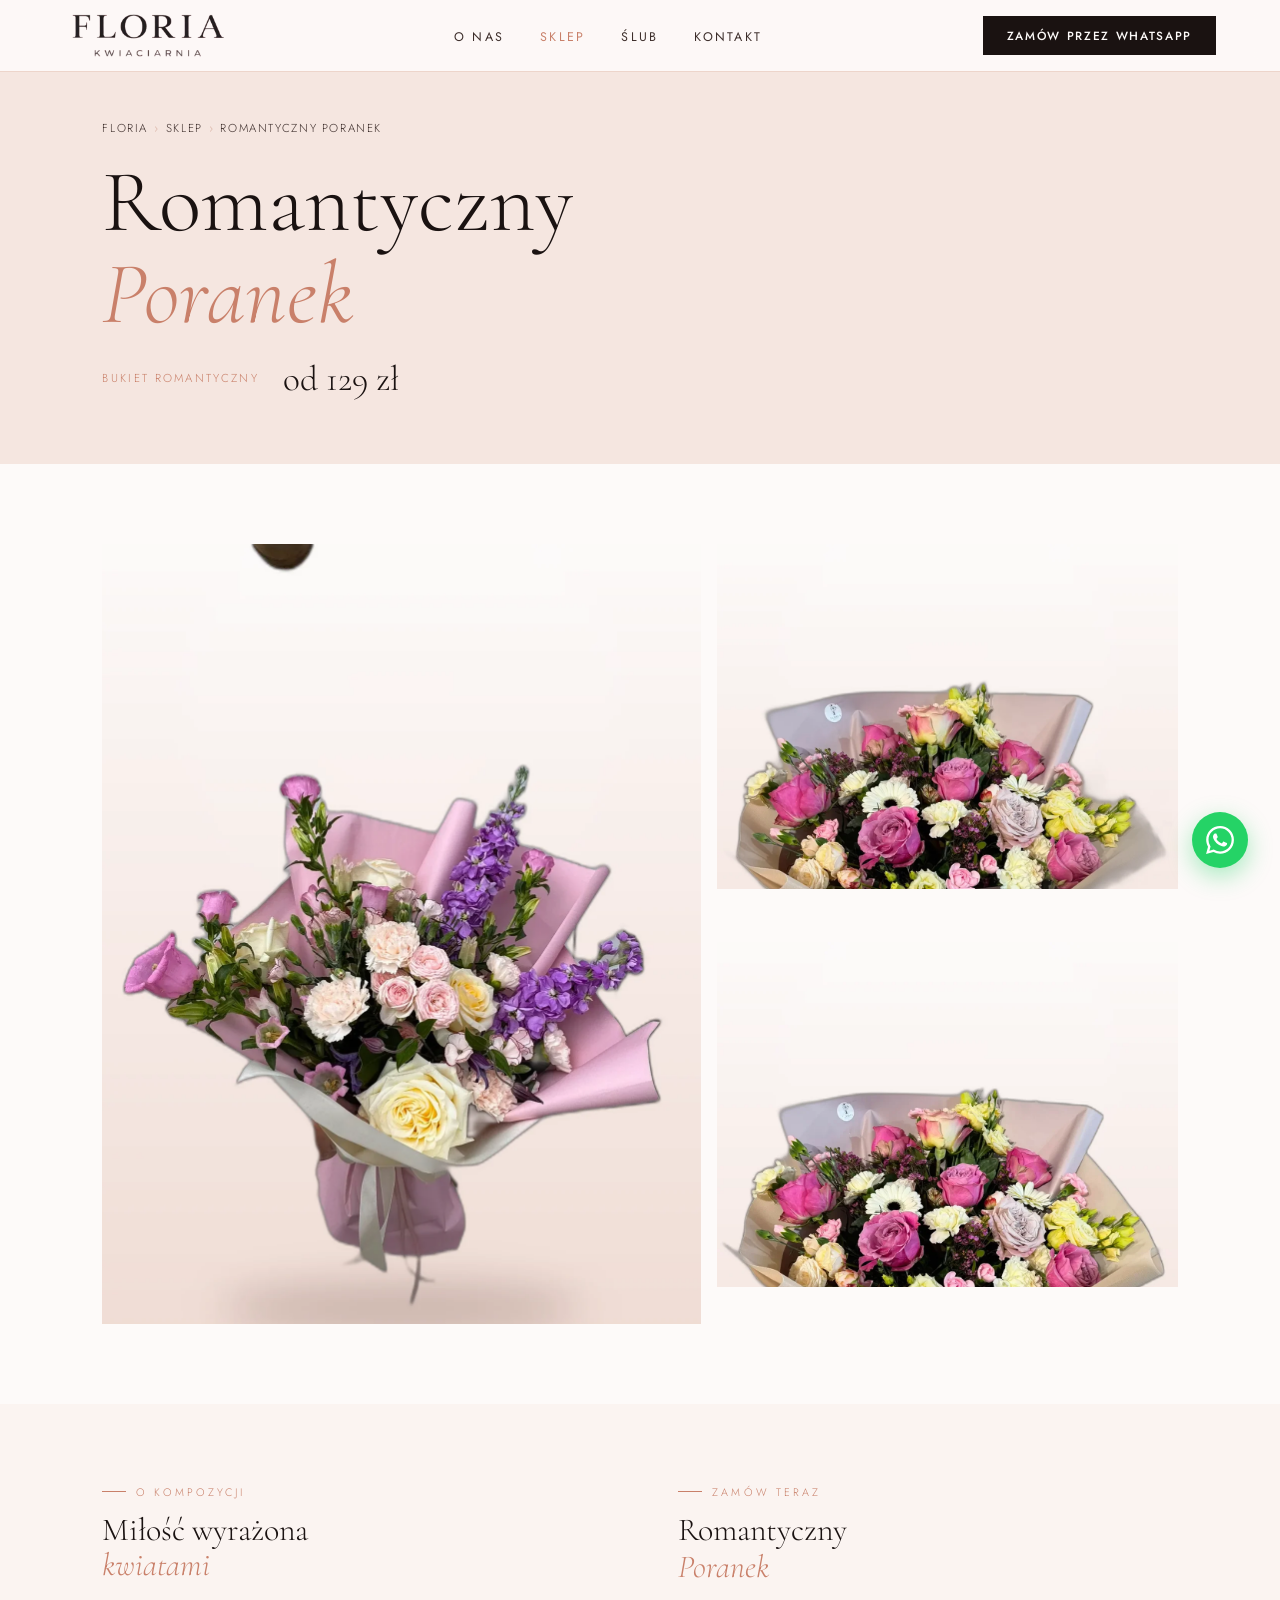
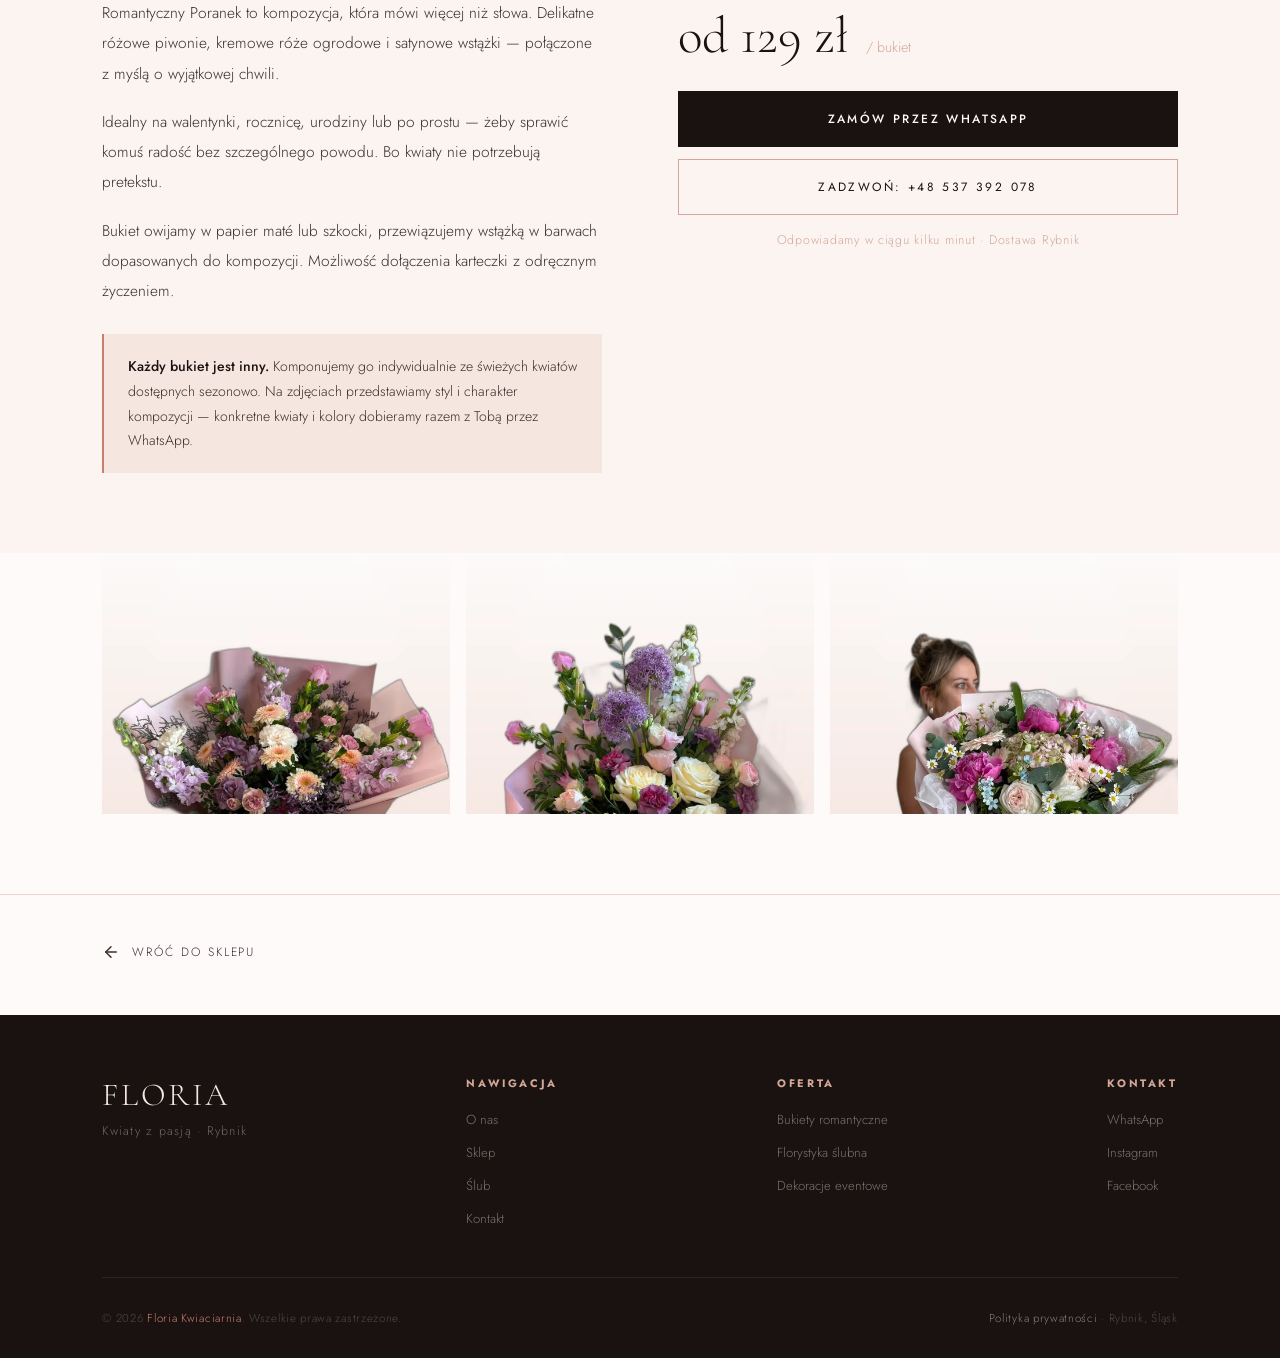
<file: bukiet-romantyczny-poranek.html>
<!DOCTYPE html>
<html lang="pl">
<head>
  <meta charset="UTF-8"/>
  <meta name="viewport" content="width=device-width, initial-scale=1.0"/>
  <title>Romantyczny Poranek — Bukiet kwiatów | Floria Kwiaciarnia Rybnik</title>
  <meta name="description" content="Romantyczny bukiet z różowych peonii, hortensji i delikatnych róż. Zamów przez WhatsApp — dostawa kwiatów Rybnik tego samego dnia. Floria Kwiaciarnia Rybnik."/>
  <link rel="canonical" href="https://kwiaciarniafloria.pl/bukiet-romantyczny-poranek.html"/>
  <link rel="icon" type="image/png" href="favicon.png"/>
  <link rel="apple-touch-icon" href="apple-touch-icon.png"/>
  <link rel="stylesheet" href="shared.css"/>
</head>
<body>
<a href="#main-content" class="skip-link">Przejdź do treści</a>

<nav id="mainNav">
  <a href="index.html" class="nav-logo" aria-label="Floria – strona główna">
    <img src="images/logo-floria-nav.webp" alt="Floria Kwiaciarnia Rybnik" width="160" height="80" loading="eager"/>
  </a>
  <ul class="nav-links">
    <li><a href="index.html#o-nas">O nas</a></li>
    <li><a href="index.html#sklep" class="active">Sklep</a></li>
    <li><a href="slub.html">Ślub</a></li>
    <li><a href="index.html#kontakt">Kontakt</a></li>
  </ul>
  <a href="https://wa.me/48502906966?text=Dzie%C5%84%20dobry!%20Chc%C4%99%20z%C5%82o%C5%BCy%C4%87%20zam%C3%B3wienie." class="nav-cta" target="_blank" rel="noopener noreferrer">Zamów przez WhatsApp</a>
  <button class="hamburger" id="hamburger" type="button" onclick="toggleMenu()" aria-label="Otwórz menu" aria-expanded="false">
    <span></span><span></span><span></span>
  </button>
</nav>
<div class="mobile-menu" id="mobileMenu">
  <a href="index.html#o-nas" onclick="closeMenu()">O nas</a>
  <a href="index.html#sklep" onclick="closeMenu()">Sklep</a>
  <a href="slub.html" onclick="closeMenu()">Ślub</a>
  <a href="index.html#kontakt" onclick="closeMenu()">Kontakt</a>
  <a href="https://wa.me/48502906966" target="_blank" rel="noopener noreferrer" style="color:var(--petal);margin-top:8px;">Zamów przez WhatsApp →</a>
</div>

<main id="main-content">

<!-- HERO -->
<section class="product-hero">
  <div class="product-hero-inner fade-up">
    <nav class="breadcrumb" aria-label="Breadcrumb">
      <a href="index.html">Floria</a>
      <span class="breadcrumb-sep">›</span>
      <a href="index.html#sklep">Sklep</a>
      <span class="breadcrumb-sep">›</span>
      <span>Romantyczny Poranek</span>
    </nav>
    <h1 class="product-hero-title">Romantyczny<br><em>Poranek</em></h1>
    <div class="product-hero-meta">
      <span class="product-hero-cat">Bukiet romantyczny</span>
      <span class="product-hero-price">od 129 zł</span>
    </div>
  </div>
</section>

<!-- GALLERY -->
<section class="product-gallery">
  <div class="product-gallery-inner">
    <div class="product-gallery-main fade-up">
      <img src="images/IMG-20260608-WA0166-studio.webp" alt="Romantyczny Poranek — bukiet różowych kwiatów Floria Rybnik" loading="eager"/>
    </div>
    <div class="product-gallery-thumb fade-up">
      <img src="images/IMG-20260608-WA0249-studio.webp" alt="Bukiet romantyczny — różowe róże i hortensje" loading="lazy"/>
    </div>
    <div class="product-gallery-thumb fade-up">
      <img src="images/IMG-20260608-WA0205-studio.webp" alt="Bukiet romantyczny — piwonie i kwiaty sezonowe" loading="lazy"/>
    </div>
  </div>
</section>

<!-- INFO + CTA -->
<section class="product-info-section">
  <div class="product-info-inner">
    <div class="product-info-desc fade-up">
      <div class="section-eyebrow">O kompozycji</div>
      <h2 class="section-title" style="font-size:clamp(1.8rem,2.5vw,2.6rem);">Miłość wyrażona<br><em>kwiatami</em></h2>
      <p>Romantyczny Poranek to kompozycja, która mówi więcej niż słowa. Delikatne różowe piwonie, kremowe róże ogrodowe i satynowe wstążki — połączone z myślą o wyjątkowej chwili.</p>
      <p>Idealny na walentynki, rocznicę, urodziny lub po prostu — żeby sprawić komuś radość bez szczególnego powodu. Bo kwiaty nie potrzebują pretekstu.</p>
      <p>Bukiet owijamy w papier maté lub szkocki, przewiązujemy wstążką w barwach dopasowanych do kompozycji. Możliwość dołączenia karteczki z odręcznym życzeniem.</p>
      <div class="product-info-note">
        <strong>Każdy bukiet jest inny.</strong> Komponujemy go indywidualnie ze świeżych kwiatów dostępnych sezonowo. Na zdjęciach przedstawiamy styl i charakter kompozycji — konkretne kwiaty i kolory dobieramy razem z Tobą przez WhatsApp.
      </div>
    </div>
    <div class="product-cta-box fade-up">
      <div class="section-eyebrow">Zamów teraz</div>
      <p class="product-cta-title">Romantyczny<br><em>Poranek</em></p>
      <p class="product-price-big">od 129 zł <small>/ bukiet</small></p>
      <a href="https://wa.me/48502906966?text=Dzie%C5%84%20dobry!%20Chc%C4%99%20zam%C3%B3wi%C4%87%20bukiet%20w%20stylu%20%E2%80%9ERomantyczny%20Poranek%E2%80%9D%20(od%20129%20z%C5%82)." class="btn-primary" target="_blank" rel="noopener noreferrer">Zamów przez WhatsApp</a>
      <a href="tel:+48537392078" class="btn-outline">Zadzwoń: +48 537 392 078</a>
      <p class="product-cta-note">Odpowiadamy w ciągu kilku minut · Dostawa Rybnik</p>
    </div>
  </div>
</section>

<!-- MORE PHOTOS -->
<section class="product-gallery" style="padding-top:0;">
  <div class="product-gallery-inner" style="grid-template-columns:repeat(3,1fr);grid-template-rows:auto;">
    <div class="product-gallery-thumb fade-up">
      <img src="images/IMG-20260608-WA0155-studio.webp" alt="Bukiet romantyczny — mieszanka pastelowych kwiatów" loading="lazy"/>
    </div>
    <div class="product-gallery-thumb fade-up">
      <img src="images/IMG-20260608-WA0163-studio.webp" alt="Romantyczny bukiet z białymi różami i lawendą" loading="lazy"/>
    </div>
    <div class="product-gallery-thumb fade-up">
      <img src="images/IMG-20260608-WA0170-studio.webp" alt="Luksusowy bukiet piwonii i stokrotek" loading="lazy"/>
    </div>
  </div>
</section>

<!-- BACK -->
<div class="back-section">
  <a href="index.html#sklep" class="back-link">
    <svg width="18" height="18" viewBox="0 0 24 24" fill="none" stroke="currentColor" stroke-width="2" stroke-linecap="round" stroke-linejoin="round"><line x1="19" y1="12" x2="5" y2="12"/><polyline points="12 19 5 12 12 5"/></svg>
    Wróć do sklepu
  </a>
</div>

</main>

<footer>
  <div class="footer-top">
    <div>
      <div class="footer-brand">FLORIA</div>
      <div class="footer-tagline">Kwiaty z pasją · Rybnik</div>
    </div>
    <div class="footer-links-col">
      <h4>Nawigacja</h4>
      <ul>
        <li><a href="index.html#o-nas">O nas</a></li>
        <li><a href="index.html#sklep">Sklep</a></li>
        <li><a href="slub.html">Ślub</a></li>
        <li><a href="index.html#kontakt">Kontakt</a></li>
      </ul>
    </div>
    <div class="footer-links-col">
      <h4>Oferta</h4>
      <ul>
        <li><a href="index.html#sklep">Bukiety romantyczne</a></li>
        <li><a href="slub.html">Florystyka ślubna</a></li>
        <li><a href="index.html#sklep">Dekoracje eventowe</a></li>
      </ul>
    </div>
    <div class="footer-links-col">
      <h4>Kontakt</h4>
      <ul>
        <li><a href="https://wa.me/48502906966" target="_blank" rel="noopener noreferrer">WhatsApp</a></li>
        <li><a href="https://www.instagram.com/kwiaciarnia.floria/" target="_blank" rel="noopener noreferrer">Instagram</a></li>
        <li><a href="https://www.facebook.com/people/Kwiaciarnia-Floria/61571838223422/" target="_blank" rel="noopener noreferrer">Facebook</a></li>
      </ul>
    </div>
  </div>
  <div class="footer-bottom">
    <div class="footer-copy">© 2026 <span>Floria Kwiaciarnia</span>. Wszelkie prawa zastrzeżone.</div>
    <div class="footer-copy"><a href="polityka-prywatnosci.html" style="color:rgba(245,230,224,.5);text-decoration:none;">Polityka prywatności</a> · Rybnik, Śląsk</div>
  </div>
</footer>

<a href="https://wa.me/48502906966?text=Dzie%C5%84%20dobry!%20Chc%C4%99%20zam%C3%B3wi%C4%87%20bukiet." class="wa-fab" target="_blank" rel="noopener noreferrer" title="Zamów przez WhatsApp" aria-label="WhatsApp">
  <svg viewBox="0 0 24 24"><path d="M17.472 14.382c-.297-.149-1.758-.867-2.03-.967-.273-.099-.471-.148-.67.15-.197.297-.767.966-.94 1.164-.173.199-.347.223-.644.075-.297-.15-1.255-.463-2.39-1.475-.883-.788-1.48-1.761-1.653-2.059-.173-.297-.018-.458.13-.606.134-.133.298-.347.446-.52.149-.174.198-.298.298-.497.099-.198.05-.371-.025-.52-.075-.149-.669-1.612-.916-2.207-.242-.579-.487-.5-.669-.51-.173-.008-.371-.01-.57-.01-.198 0-.52.074-.792.372-.272.297-1.04 1.016-1.04 2.479 0 1.462 1.065 2.875 1.213 3.074.149.198 2.096 3.2 5.077 4.487.709.306 1.262.489 1.694.625.712.227 1.36.195 1.871.118.571-.085 1.758-.719 2.006-1.413.248-.694.248-1.289.173-1.413-.074-.124-.272-.198-.57-.347m-5.421 7.403h-.004a9.87 9.87 0 01-5.031-1.378l-.361-.214-3.741.982.998-3.648-.235-.374a9.86 9.86 0 01-1.51-5.26c.001-5.45 4.436-9.884 9.888-9.884 2.64 0 5.122 1.03 6.988 2.898a9.825 9.825 0 012.893 6.994c-.003 5.45-4.437 9.884-9.885 9.884m8.413-18.297A11.815 11.815 0 0012.05 0C5.495 0 .16 5.335.157 11.892c0 2.096.547 4.142 1.588 5.945L.057 24l6.305-1.654a11.882 11.882 0 005.683 1.448h.005c6.554 0 11.89-5.335 11.893-11.893a11.821 11.821 0 00-3.48-8.413z"/></svg>
</a>

<script>
  window.addEventListener('scroll', () => { document.getElementById('mainNav').classList.toggle('scrolled', window.scrollY > 40); }, { passive: true });
  function toggleMenu() { const m = document.getElementById('mobileMenu'), b = document.getElementById('hamburger'), o = m.classList.toggle('open'); b.setAttribute('aria-expanded', String(o)); b.setAttribute('aria-label', o ? 'Zamknij menu' : 'Otwórz menu'); }
  function closeMenu() { document.getElementById('mobileMenu').classList.remove('open'); const b = document.getElementById('hamburger'); b.setAttribute('aria-expanded','false'); b.setAttribute('aria-label','Otwórz menu'); }
  const obs = new IntersectionObserver(es => es.forEach(e => { if (e.isIntersecting) { e.target.classList.add('visible'); obs.unobserve(e.target); } }), { threshold: 0.1 });
  document.querySelectorAll('.fade-up').forEach(el => obs.observe(el));
</script>
</body>
</html>
</file>
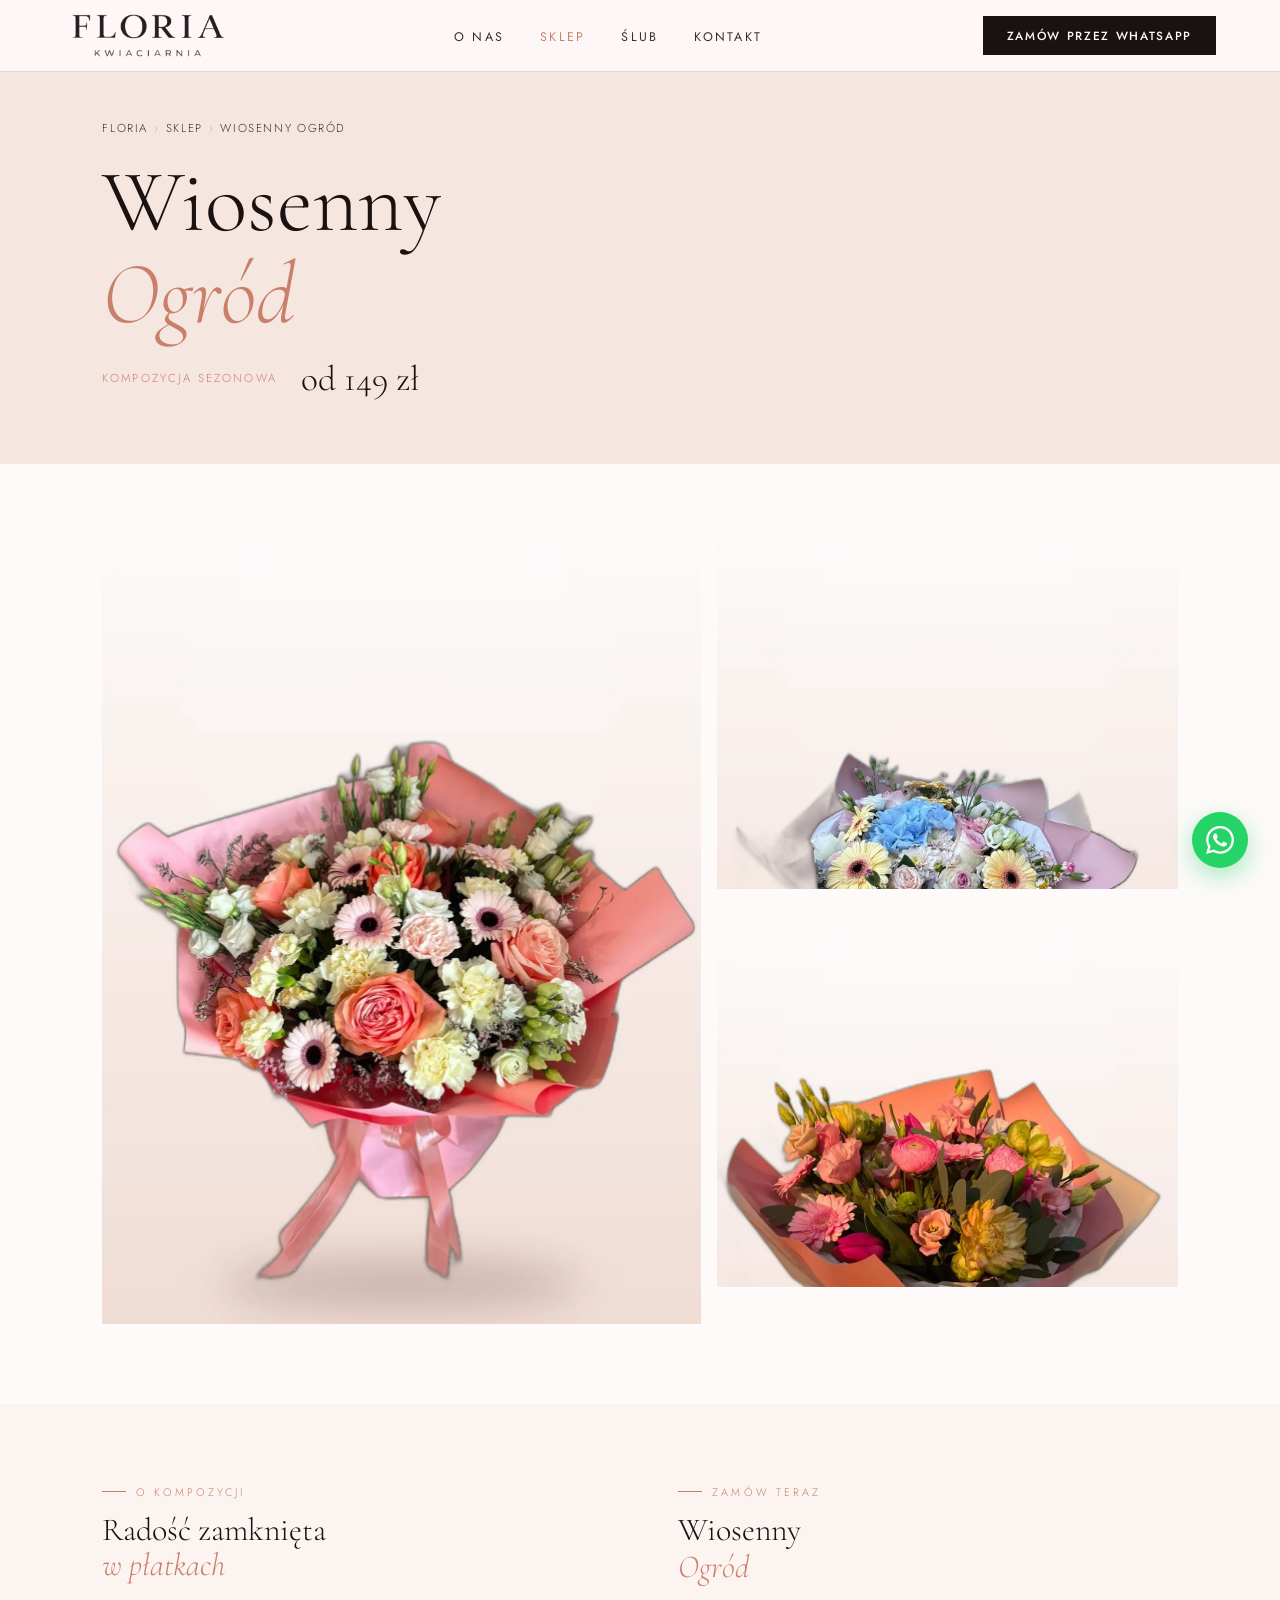
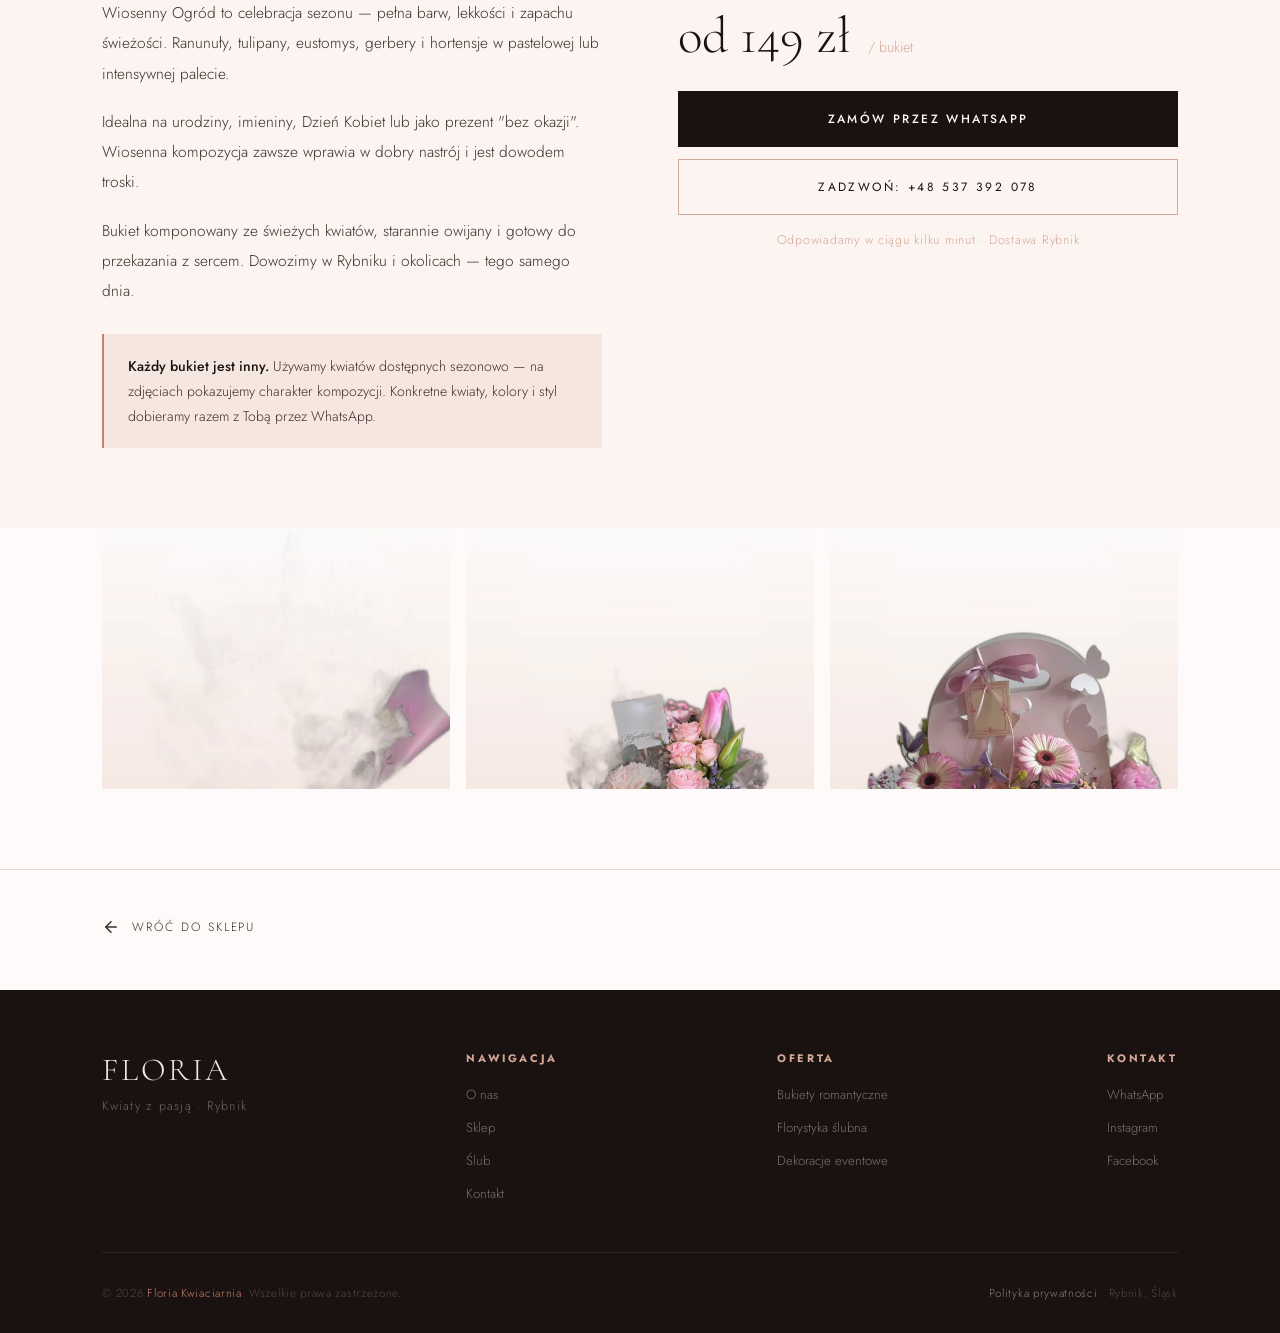
<file: bukiet-wiosenny-ogrod.html>
<!DOCTYPE html>
<html lang="pl">
<head>
  <meta charset="UTF-8"/>
  <meta name="viewport" content="width=device-width, initial-scale=1.0"/>
  <title>Wiosenny Ogród — Sezonowy bukiet kwiatów | Floria Kwiaciarnia Rybnik</title>
  <meta name="description" content="Wiosenny bukiet z ranunkułów, tulipanów i eustomów w pastelowej palecie. Zamów przez WhatsApp — dostawa kwiatów Rybnik tego samego dnia. Floria Kwiaciarnia."/>
  <link rel="canonical" href="https://kwiaciarniafloria.pl/bukiet-wiosenny-ogrod.html"/>
  <link rel="icon" type="image/png" href="favicon.png"/>
  <link rel="apple-touch-icon" href="apple-touch-icon.png"/>
  <link rel="stylesheet" href="shared.css"/>
</head>
<body>
<a href="#main-content" class="skip-link">Przejdź do treści</a>

<nav id="mainNav">
  <a href="index.html" class="nav-logo" aria-label="Floria – strona główna">
    <img src="images/logo-floria-nav.webp" alt="Floria Kwiaciarnia Rybnik" width="160" height="80" loading="eager"/>
  </a>
  <ul class="nav-links">
    <li><a href="index.html#o-nas">O nas</a></li>
    <li><a href="index.html#sklep" class="active">Sklep</a></li>
    <li><a href="slub.html">Ślub</a></li>
    <li><a href="index.html#kontakt">Kontakt</a></li>
  </ul>
  <a href="https://wa.me/48502906966?text=Dzie%C5%84%20dobry!%20Chc%C4%99%20z%C5%82o%C5%BCy%C4%87%20zam%C3%B3wienie." class="nav-cta" target="_blank" rel="noopener noreferrer">Zamów przez WhatsApp</a>
  <button class="hamburger" id="hamburger" type="button" onclick="toggleMenu()" aria-label="Otwórz menu" aria-expanded="false"><span></span><span></span><span></span></button>
</nav>
<div class="mobile-menu" id="mobileMenu">
  <a href="index.html#o-nas" onclick="closeMenu()">O nas</a>
  <a href="index.html#sklep" onclick="closeMenu()">Sklep</a>
  <a href="slub.html" onclick="closeMenu()">Ślub</a>
  <a href="index.html#kontakt" onclick="closeMenu()">Kontakt</a>
  <a href="https://wa.me/48502906966" target="_blank" rel="noopener noreferrer" style="color:var(--petal);margin-top:8px;">Zamów przez WhatsApp →</a>
</div>

<main id="main-content">
<section class="product-hero">
  <div class="product-hero-inner fade-up">
    <nav class="breadcrumb" aria-label="Breadcrumb">
      <a href="index.html">Floria</a><span class="breadcrumb-sep">›</span>
      <a href="index.html#sklep">Sklep</a><span class="breadcrumb-sep">›</span>
      <span>Wiosenny Ogród</span>
    </nav>
    <h1 class="product-hero-title">Wiosenny<br><em>Ogród</em></h1>
    <div class="product-hero-meta">
      <span class="product-hero-cat">Kompozycja sezonowa</span>
      <span class="product-hero-price">od 149 zł</span>
    </div>
  </div>
</section>

<section class="product-gallery">
  <div class="product-gallery-inner">
    <div class="product-gallery-main fade-up">
      <img src="images/IMG-20260608-WA0248-studio.webp" alt="Wiosenny Ogród — kolorowy bukiet wiosenny Floria Rybnik" loading="eager"/>
    </div>
    <div class="product-gallery-thumb fade-up">
      <img src="images/IMG-20260608-WA0158-studio.webp" alt="Bukiet wiosenny — gerbery i hortensja niebieska" loading="lazy"/>
    </div>
    <div class="product-gallery-thumb fade-up">
      <img src="images/IMG-20260608-WA0167-studio.webp" alt="Kolorowy wiosenny bukiet z ranunkułami" loading="lazy"/>
    </div>
  </div>
</section>

<section class="product-info-section">
  <div class="product-info-inner">
    <div class="product-info-desc fade-up">
      <div class="section-eyebrow">O kompozycji</div>
      <h2 class="section-title" style="font-size:clamp(1.8rem,2.5vw,2.6rem);">Radość zamknięta<br><em>w płatkach</em></h2>
      <p>Wiosenny Ogród to celebracja sezonu — pełna barw, lekkości i zapachu świeżości. Ranunuły, tulipany, eustomys, gerbery i hortensje w pastelowej lub intensywnej palecie.</p>
      <p>Idealna na urodziny, imieniny, Dzień Kobiet lub jako prezent "bez okazji". Wiosenna kompozycja zawsze wprawia w dobry nastrój i jest dowodem troski.</p>
      <p>Bukiet komponowany ze świeżych kwiatów, starannie owijany i gotowy do przekazania z sercem. Dowozimy w Rybniku i okolicach — tego samego dnia.</p>
      <div class="product-info-note">
        <strong>Każdy bukiet jest inny.</strong> Używamy kwiatów dostępnych sezonowo — na zdjęciach pokazujemy charakter kompozycji. Konkretne kwiaty, kolory i styl dobieramy razem z Tobą przez WhatsApp.
      </div>
    </div>
    <div class="product-cta-box fade-up">
      <div class="section-eyebrow">Zamów teraz</div>
      <p class="product-cta-title">Wiosenny<br><em>Ogród</em></p>
      <p class="product-price-big">od 149 zł <small>/ bukiet</small></p>
      <a href="https://wa.me/48502906966?text=Dzie%C5%84%20dobry!%20Chc%C4%99%20zam%C3%B3wi%C4%87%20bukiet%20w%20stylu%20%E2%80%9EWiosenny%20Ogr%C3%B3d%E2%80%9D%20(od%20149%20z%C5%82)." class="btn-primary" target="_blank" rel="noopener noreferrer">Zamów przez WhatsApp</a>
      <a href="tel:+48537392078" class="btn-outline">Zadzwoń: +48 537 392 078</a>
      <p class="product-cta-note">Odpowiadamy w ciągu kilku minut · Dostawa Rybnik</p>
    </div>
  </div>
</section>

<section class="product-gallery" style="padding-top:0;">
  <div class="product-gallery-inner" style="grid-template-columns:repeat(3,1fr);grid-template-rows:auto;">
    <div class="product-gallery-thumb fade-up">
      <img src="images/IMG-20260608-WA0180-studio.webp" alt="Wiosenna kompozycja z ranunkułami i lawendą" loading="lazy"/>
    </div>
    <div class="product-gallery-thumb fade-up">
      <img src="images/IMG-20260608-WA0185-studio.webp" alt="Flower box z wiosennych kwiatów" loading="lazy"/>
    </div>
    <div class="product-gallery-thumb fade-up">
      <img src="images/IMG-20260608-WA0197-studio.webp" alt="Wiosenna kompozycja w koszu — bukiet Floria" loading="lazy"/>
    </div>
  </div>
</section>

<div class="back-section">
  <a href="index.html#sklep" class="back-link">
    <svg width="18" height="18" viewBox="0 0 24 24" fill="none" stroke="currentColor" stroke-width="2" stroke-linecap="round" stroke-linejoin="round"><line x1="19" y1="12" x2="5" y2="12"/><polyline points="12 19 5 12 12 5"/></svg>
    Wróć do sklepu
  </a>
</div>
</main>

<footer>
  <div class="footer-top">
    <div><div class="footer-brand">FLORIA</div><div class="footer-tagline">Kwiaty z pasją · Rybnik</div></div>
    <div class="footer-links-col"><h4>Nawigacja</h4><ul><li><a href="index.html#o-nas">O nas</a></li><li><a href="index.html#sklep">Sklep</a></li><li><a href="slub.html">Ślub</a></li><li><a href="index.html#kontakt">Kontakt</a></li></ul></div>
    <div class="footer-links-col"><h4>Oferta</h4><ul><li><a href="index.html#sklep">Bukiety romantyczne</a></li><li><a href="slub.html">Florystyka ślubna</a></li><li><a href="index.html#sklep">Dekoracje eventowe</a></li></ul></div>
    <div class="footer-links-col"><h4>Kontakt</h4><ul><li><a href="https://wa.me/48502906966" target="_blank" rel="noopener noreferrer">WhatsApp</a></li><li><a href="https://www.instagram.com/kwiaciarnia.floria/" target="_blank" rel="noopener noreferrer">Instagram</a></li><li><a href="https://www.facebook.com/people/Kwiaciarnia-Floria/61571838223422/" target="_blank" rel="noopener noreferrer">Facebook</a></li></ul></div>
  </div>
  <div class="footer-bottom">
    <div class="footer-copy">© 2026 <span>Floria Kwiaciarnia</span>. Wszelkie prawa zastrzeżone.</div>
    <div class="footer-copy"><a href="polityka-prywatnosci.html" style="color:rgba(245,230,224,.5);text-decoration:none;">Polityka prywatności</a> · Rybnik, Śląsk</div>
  </div>
</footer>

<a href="https://wa.me/48502906966?text=Dzie%C5%84%20dobry!%20Chc%C4%99%20zam%C3%B3wi%C4%87%20bukiet." class="wa-fab" target="_blank" rel="noopener noreferrer" title="WhatsApp">
  <svg viewBox="0 0 24 24"><path d="M17.472 14.382c-.297-.149-1.758-.867-2.03-.967-.273-.099-.471-.148-.67.15-.197.297-.767.966-.94 1.164-.173.199-.347.223-.644.075-.297-.15-1.255-.463-2.39-1.475-.883-.788-1.48-1.761-1.653-2.059-.173-.297-.018-.458.13-.606.134-.133.298-.347.446-.52.149-.174.198-.298.298-.497.099-.198.05-.371-.025-.52-.075-.149-.669-1.612-.916-2.207-.242-.579-.487-.5-.669-.51-.173-.008-.371-.01-.57-.01-.198 0-.52.074-.792.372-.272.297-1.04 1.016-1.04 2.479 0 1.462 1.065 2.875 1.213 3.074.149.198 2.096 3.2 5.077 4.487.709.306 1.262.489 1.694.625.712.227 1.36.195 1.871.118.571-.085 1.758-.719 2.006-1.413.248-.694.248-1.289.173-1.413-.074-.124-.272-.198-.57-.347m-5.421 7.403h-.004a9.87 9.87 0 01-5.031-1.378l-.361-.214-3.741.982.998-3.648-.235-.374a9.86 9.86 0 01-1.51-5.26c.001-5.45 4.436-9.884 9.888-9.884 2.64 0 5.122 1.03 6.988 2.898a9.825 9.825 0 012.893 6.994c-.003 5.45-4.437 9.884-9.885 9.884m8.413-18.297A11.815 11.815 0 0012.05 0C5.495 0 .16 5.335.157 11.892c0 2.096.547 4.142 1.588 5.945L.057 24l6.305-1.654a11.882 11.882 0 005.683 1.448h.005c6.554 0 11.89-5.335 11.893-11.893a11.821 11.821 0 00-3.48-8.413z"/></svg>
</a>

<script>
  window.addEventListener('scroll', () => { document.getElementById('mainNav').classList.toggle('scrolled', window.scrollY > 40); }, { passive: true });
  function toggleMenu() { const m = document.getElementById('mobileMenu'), b = document.getElementById('hamburger'), o = m.classList.toggle('open'); b.setAttribute('aria-expanded', String(o)); b.setAttribute('aria-label', o ? 'Zamknij menu' : 'Otwórz menu'); }
  function closeMenu() { document.getElementById('mobileMenu').classList.remove('open'); const b = document.getElementById('hamburger'); b.setAttribute('aria-expanded','false'); b.setAttribute('aria-label','Otwórz menu'); }
  const obs = new IntersectionObserver(es => es.forEach(e => { if (e.isIntersecting) { e.target.classList.add('visible'); obs.unobserve(e.target); } }), { threshold: 0.1 });
  document.querySelectorAll('.fade-up').forEach(el => obs.observe(el));
</script>
</body>
</html>
</file>
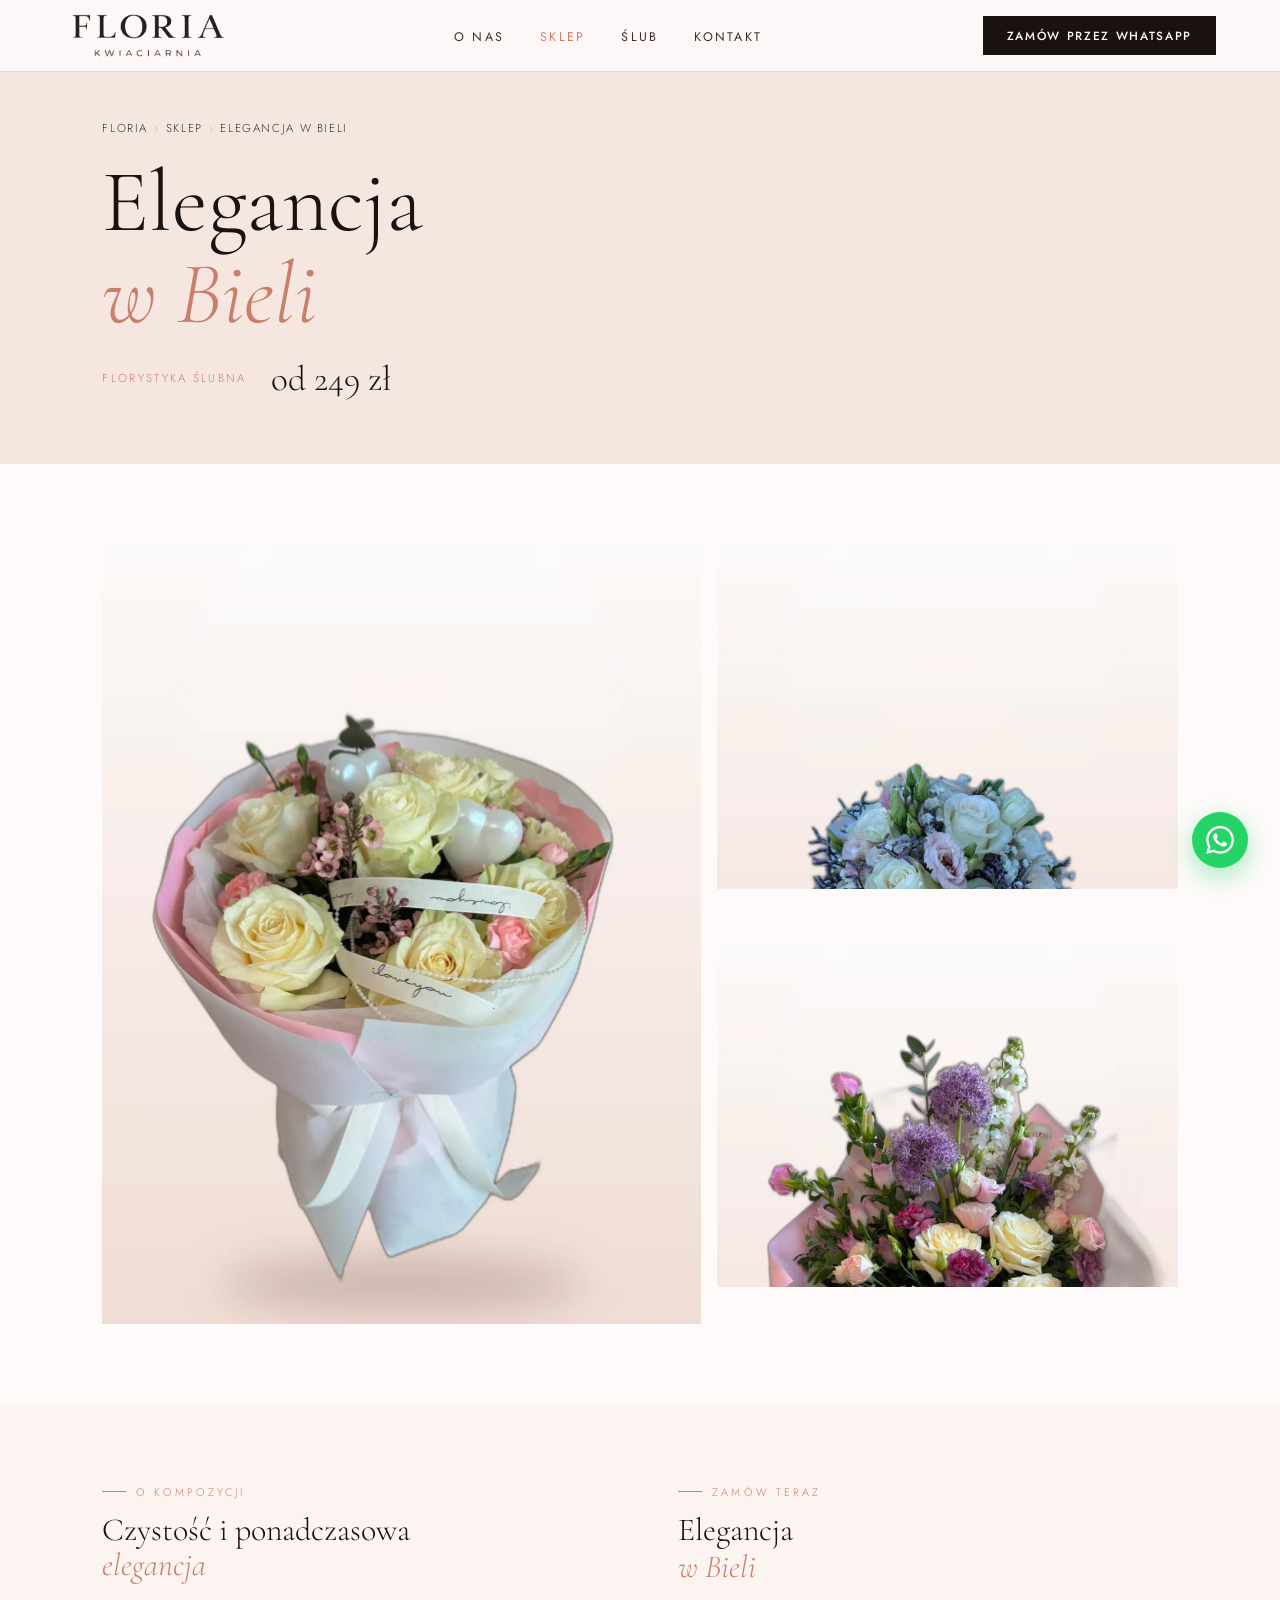
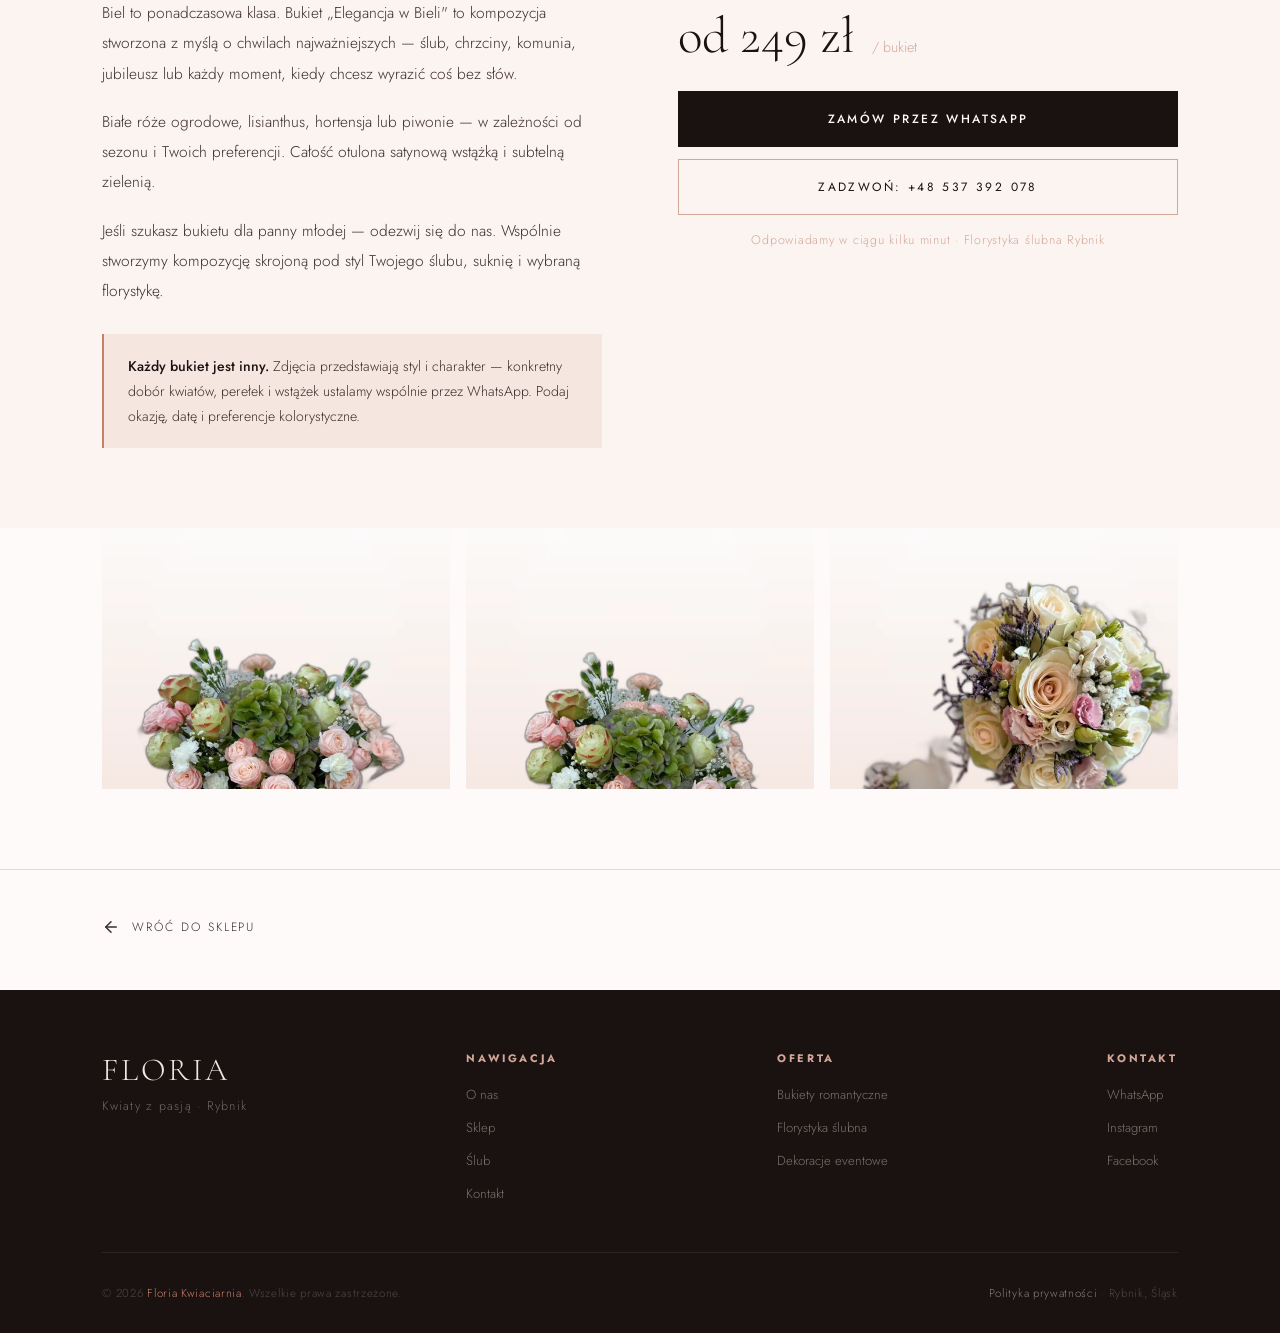
<file: elegancja-w-bieli.html>
<!DOCTYPE html>
<html lang="pl">
<head>
  <meta charset="UTF-8"/>
  <meta name="viewport" content="width=device-width, initial-scale=1.0"/>
  <title>Elegancja w Bieli — Bukiet ślubny | Floria Kwiaciarnia Rybnik</title>
  <meta name="description" content="Elegancki bukiet ślubny z białych róż, hortensji i lisianthusa. Florystyka ślubna Rybnik — zamów przez WhatsApp. Floria Kwiaciarnia Rybnik."/>
  <link rel="canonical" href="https://kwiaciarniafloria.pl/elegancja-w-bieli.html"/>
  <link rel="icon" type="image/png" href="favicon.png"/>
  <link rel="apple-touch-icon" href="apple-touch-icon.png"/>
  <link rel="stylesheet" href="shared.css"/>
</head>
<body>
<a href="#main-content" class="skip-link">Przejdź do treści</a>
<nav id="mainNav">
  <a href="index.html" class="nav-logo" aria-label="Floria – strona główna">
    <img src="images/logo-floria-nav.webp" alt="Floria Kwiaciarnia Rybnik" width="160" height="80" loading="eager"/>
  </a>
  <ul class="nav-links">
    <li><a href="index.html#o-nas">O nas</a></li>
    <li><a href="index.html#sklep" class="active">Sklep</a></li>
    <li><a href="slub.html">Ślub</a></li>
    <li><a href="index.html#kontakt">Kontakt</a></li>
  </ul>
  <a href="https://wa.me/48502906966?text=Dzie%C5%84%20dobry!%20Chc%C4%99%20z%C5%82o%C5%BCy%C4%87%20zam%C3%B3wienie." class="nav-cta" target="_blank" rel="noopener noreferrer">Zamów przez WhatsApp</a>
  <button class="hamburger" id="hamburger" type="button" onclick="toggleMenu()" aria-label="Otwórz menu" aria-expanded="false"><span></span><span></span><span></span></button>
</nav>
<div class="mobile-menu" id="mobileMenu">
  <a href="index.html#o-nas" onclick="closeMenu()">O nas</a>
  <a href="index.html#sklep" onclick="closeMenu()">Sklep</a>
  <a href="slub.html" onclick="closeMenu()">Ślub</a>
  <a href="index.html#kontakt" onclick="closeMenu()">Kontakt</a>
  <a href="https://wa.me/48502906966" target="_blank" rel="noopener noreferrer" style="color:var(--petal);margin-top:8px;">Zamów przez WhatsApp →</a>
</div>

<main id="main-content">
<section class="product-hero">
  <div class="product-hero-inner fade-up">
    <nav class="breadcrumb" aria-label="Breadcrumb">
      <a href="index.html">Floria</a><span class="breadcrumb-sep">›</span>
      <a href="index.html#sklep">Sklep</a><span class="breadcrumb-sep">›</span>
      <span>Elegancja w Bieli</span>
    </nav>
    <h1 class="product-hero-title">Elegancja<br><em>w Bieli</em></h1>
    <div class="product-hero-meta">
      <span class="product-hero-cat">Florystyka ślubna</span>
      <span class="product-hero-price">od 249 zł</span>
    </div>
  </div>
</section>

<section class="product-gallery">
  <div class="product-gallery-inner">
    <div class="product-gallery-main fade-up">
      <img src="images/IMG-20260608-WA0210-studio.webp" alt="Elegancja w Bieli — białe róże z perłami, bukiet ślubny Floria Rybnik" loading="eager"/>
    </div>
    <div class="product-gallery-thumb fade-up">
      <img src="images/IMG-20260608-WA0145-studio.webp" alt="Klasyczny bukiet ślubny z białych róż i lawendy" loading="lazy"/>
    </div>
    <div class="product-gallery-thumb fade-up">
      <img src="images/IMG-20260608-WA0163-studio.webp" alt="Bukiet ślubny z białymi różami i lawendą" loading="lazy"/>
    </div>
  </div>
</section>

<section class="product-info-section">
  <div class="product-info-inner">
    <div class="product-info-desc fade-up">
      <div class="section-eyebrow">O kompozycji</div>
      <h2 class="section-title" style="font-size:clamp(1.8rem,2.5vw,2.6rem);">Czystość i ponadczasowa<br><em>elegancja</em></h2>
      <p>Biel to ponadczasowa klasa. Bukiet „Elegancja w Bieli" to kompozycja stworzona z myślą o chwilach najważniejszych — ślub, chrzciny, komunia, jubileusz lub każdy moment, kiedy chcesz wyrazić coś bez słów.</p>
      <p>Białe róże ogrodowe, lisianthus, hortensja lub piwonie — w zależności od sezonu i Twoich preferencji. Całość otulona satynową wstążką i subtelną zielenią.</p>
      <p>Jeśli szukasz bukietu dla panny młodej — odezwij się do nas. Wspólnie stworzymy kompozycję skrojoną pod styl Twojego ślubu, suknię i wybraną florystykę.</p>
      <div class="product-info-note">
        <strong>Każdy bukiet jest inny.</strong> Zdjęcia przedstawiają styl i charakter — konkretny dobór kwiatów, perełek i wstążek ustalamy wspólnie przez WhatsApp. Podaj okazję, datę i preferencje kolorystyczne.
      </div>
    </div>
    <div class="product-cta-box fade-up">
      <div class="section-eyebrow">Zamów teraz</div>
      <p class="product-cta-title">Elegancja<br><em>w Bieli</em></p>
      <p class="product-price-big">od 249 zł <small>/ bukiet</small></p>
      <a href="https://wa.me/48502906966?text=Dzie%C5%84%20dobry!%20Chc%C4%99%20zam%C3%B3wi%C4%87%20bukiet%20%E2%80%9EElegancja%20w%20Bieli%E2%80%9D%20(od%20249%20z%C5%82)." class="btn-primary" target="_blank" rel="noopener noreferrer">Zamów przez WhatsApp</a>
      <a href="tel:+48537392078" class="btn-outline">Zadzwoń: +48 537 392 078</a>
      <p class="product-cta-note">Odpowiadamy w ciągu kilku minut · Florystyka ślubna Rybnik</p>
    </div>
  </div>
</section>

<section class="product-gallery" style="padding-top:0;">
  <div class="product-gallery-inner" style="grid-template-columns:repeat(3,1fr);grid-template-rows:auto;">
    <div class="product-gallery-thumb fade-up">
      <img src="images/IMG-20260608-WA0207-studio.webp" alt="Bukiet biało-brzoskwiniowy z różami ogrodowymi" loading="lazy"/>
    </div>
    <div class="product-gallery-thumb fade-up">
      <img src="images/IMG-20260608-WA0235-studio.webp" alt="Bukiet z kremowych róż i zielonej hortensji" loading="lazy"/>
    </div>
    <div class="product-gallery-thumb fade-up">
      <img src="images/IMG-20260608-WA0139-studio.webp" alt="Ślubny bukiet z butonierkę — biały z lawendą" loading="lazy"/>
    </div>
  </div>
</section>

<div class="back-section">
  <a href="index.html#sklep" class="back-link">
    <svg width="18" height="18" viewBox="0 0 24 24" fill="none" stroke="currentColor" stroke-width="2" stroke-linecap="round" stroke-linejoin="round"><line x1="19" y1="12" x2="5" y2="12"/><polyline points="12 19 5 12 12 5"/></svg>
    Wróć do sklepu
  </a>
</div>
</main>

<footer>
  <div class="footer-top">
    <div><div class="footer-brand">FLORIA</div><div class="footer-tagline">Kwiaty z pasją · Rybnik</div></div>
    <div class="footer-links-col"><h4>Nawigacja</h4><ul><li><a href="index.html#o-nas">O nas</a></li><li><a href="index.html#sklep">Sklep</a></li><li><a href="slub.html">Ślub</a></li><li><a href="index.html#kontakt">Kontakt</a></li></ul></div>
    <div class="footer-links-col"><h4>Oferta</h4><ul><li><a href="index.html#sklep">Bukiety romantyczne</a></li><li><a href="slub.html">Florystyka ślubna</a></li><li><a href="index.html#sklep">Dekoracje eventowe</a></li></ul></div>
    <div class="footer-links-col"><h4>Kontakt</h4><ul><li><a href="https://wa.me/48502906966" target="_blank" rel="noopener noreferrer">WhatsApp</a></li><li><a href="https://www.instagram.com/kwiaciarnia.floria/" target="_blank" rel="noopener noreferrer">Instagram</a></li><li><a href="https://www.facebook.com/people/Kwiaciarnia-Floria/61571838223422/" target="_blank" rel="noopener noreferrer">Facebook</a></li></ul></div>
  </div>
  <div class="footer-bottom">
    <div class="footer-copy">© 2026 <span>Floria Kwiaciarnia</span>. Wszelkie prawa zastrzeżone.</div>
    <div class="footer-copy"><a href="polityka-prywatnosci.html" style="color:rgba(245,230,224,.5);text-decoration:none;">Polityka prywatności</a> · Rybnik, Śląsk</div>
  </div>
</footer>
<a href="https://wa.me/48502906966?text=Dzie%C5%84%20dobry!%20Chc%C4%99%20zam%C3%B3wi%C4%87%20bukiet." class="wa-fab" target="_blank" rel="noopener noreferrer" title="WhatsApp">
  <svg viewBox="0 0 24 24"><path d="M17.472 14.382c-.297-.149-1.758-.867-2.03-.967-.273-.099-.471-.148-.67.15-.197.297-.767.966-.94 1.164-.173.199-.347.223-.644.075-.297-.15-1.255-.463-2.39-1.475-.883-.788-1.48-1.761-1.653-2.059-.173-.297-.018-.458.13-.606.134-.133.298-.347.446-.52.149-.174.198-.298.298-.497.099-.198.05-.371-.025-.52-.075-.149-.669-1.612-.916-2.207-.242-.579-.487-.5-.669-.51-.173-.008-.371-.01-.57-.01-.198 0-.52.074-.792.372-.272.297-1.04 1.016-1.04 2.479 0 1.462 1.065 2.875 1.213 3.074.149.198 2.096 3.2 5.077 4.487.709.306 1.262.489 1.694.625.712.227 1.36.195 1.871.118.571-.085 1.758-.719 2.006-1.413.248-.694.248-1.289.173-1.413-.074-.124-.272-.198-.57-.347m-5.421 7.403h-.004a9.87 9.87 0 01-5.031-1.378l-.361-.214-3.741.982.998-3.648-.235-.374a9.86 9.86 0 01-1.51-5.26c.001-5.45 4.436-9.884 9.888-9.884 2.64 0 5.122 1.03 6.988 2.898a9.825 9.825 0 012.893 6.994c-.003 5.45-4.437 9.884-9.885 9.884m8.413-18.297A11.815 11.815 0 0012.05 0C5.495 0 .16 5.335.157 11.892c0 2.096.547 4.142 1.588 5.945L.057 24l6.305-1.654a11.882 11.882 0 005.683 1.448h.005c6.554 0 11.89-5.335 11.893-11.893a11.821 11.821 0 00-3.48-8.413z"/></svg>
</a>
<script>
  window.addEventListener('scroll', () => { document.getElementById('mainNav').classList.toggle('scrolled', window.scrollY > 40); }, { passive: true });
  function toggleMenu() { const m = document.getElementById('mobileMenu'), b = document.getElementById('hamburger'), o = m.classList.toggle('open'); b.setAttribute('aria-expanded', String(o)); b.setAttribute('aria-label', o ? 'Zamknij menu' : 'Otwórz menu'); }
  function closeMenu() { document.getElementById('mobileMenu').classList.remove('open'); const b = document.getElementById('hamburger'); b.setAttribute('aria-expanded','false'); b.setAttribute('aria-label','Otwórz menu'); }
  const obs = new IntersectionObserver(es => es.forEach(e => { if (e.isIntersecting) { e.target.classList.add('visible'); obs.unobserve(e.target); } }), { threshold: 0.1 });
  document.querySelectorAll('.fade-up').forEach(el => obs.observe(el));
</script>
</body>
</html>
</file>
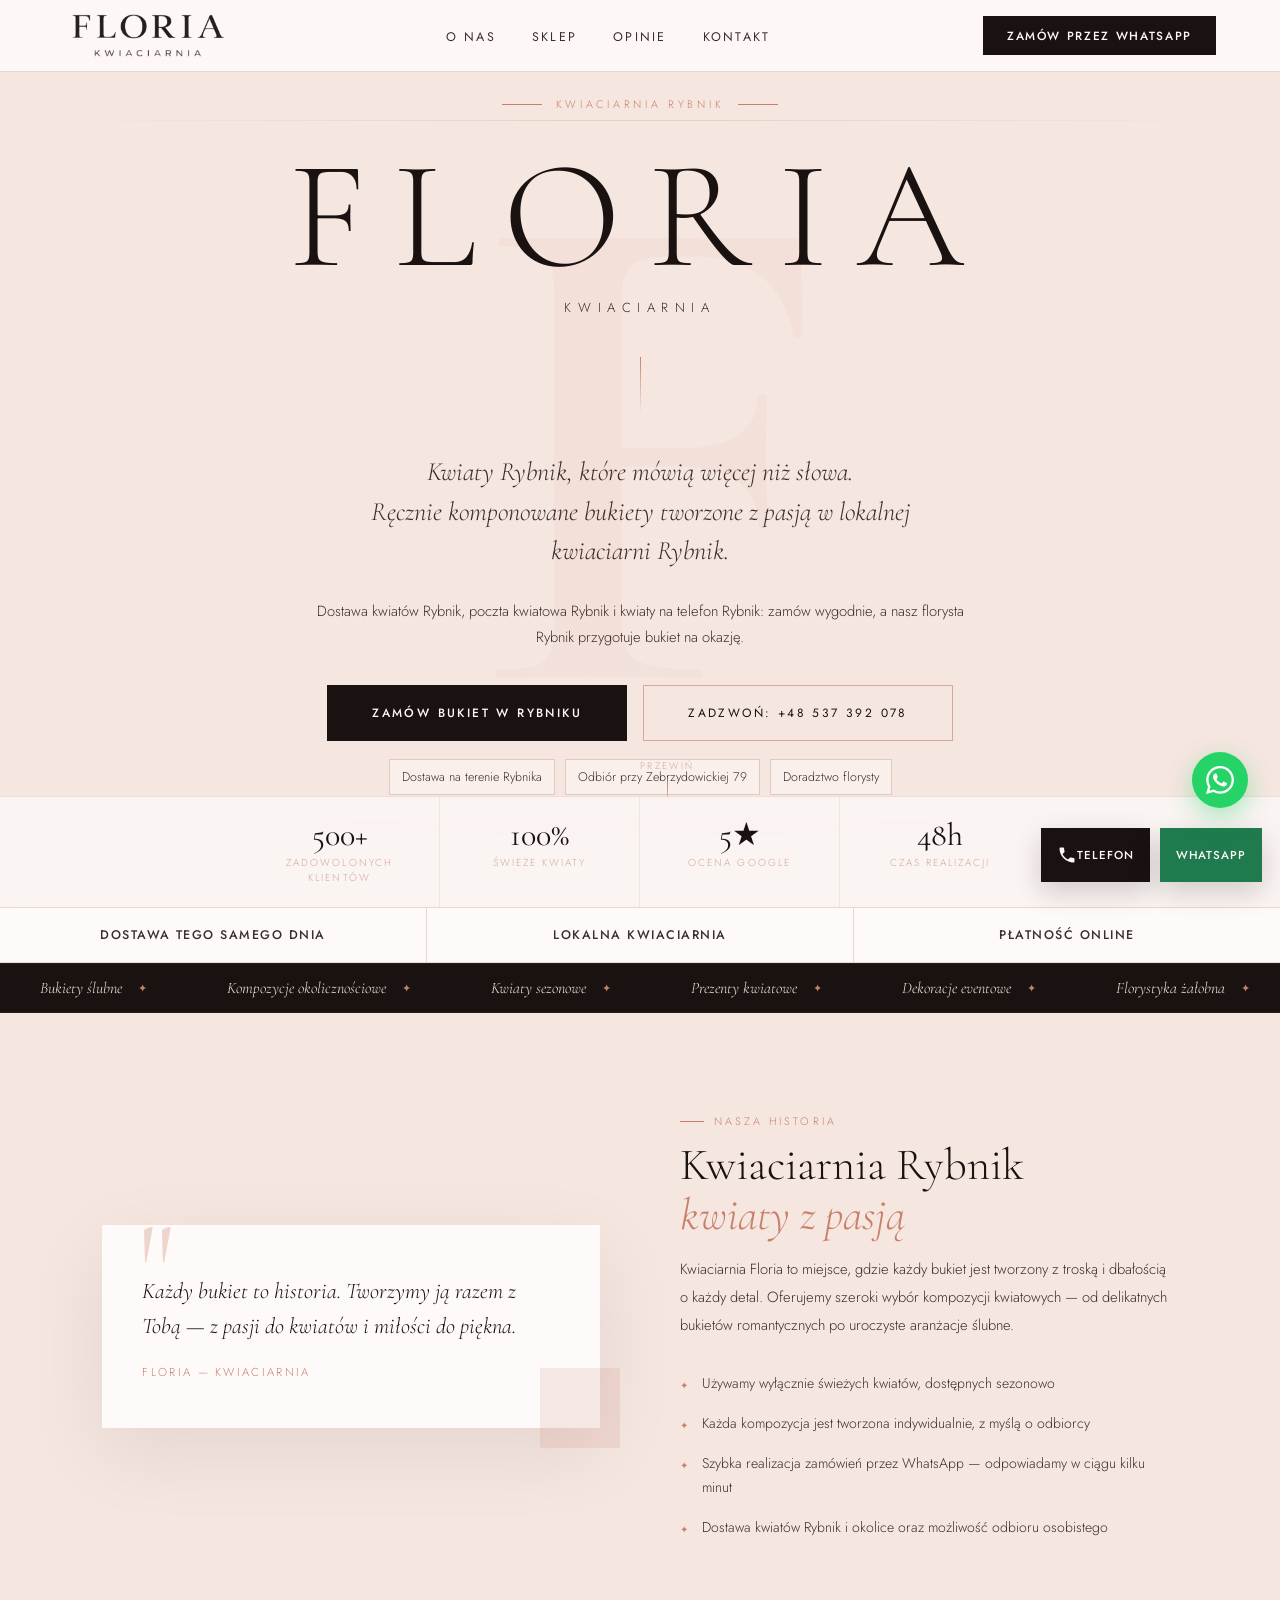
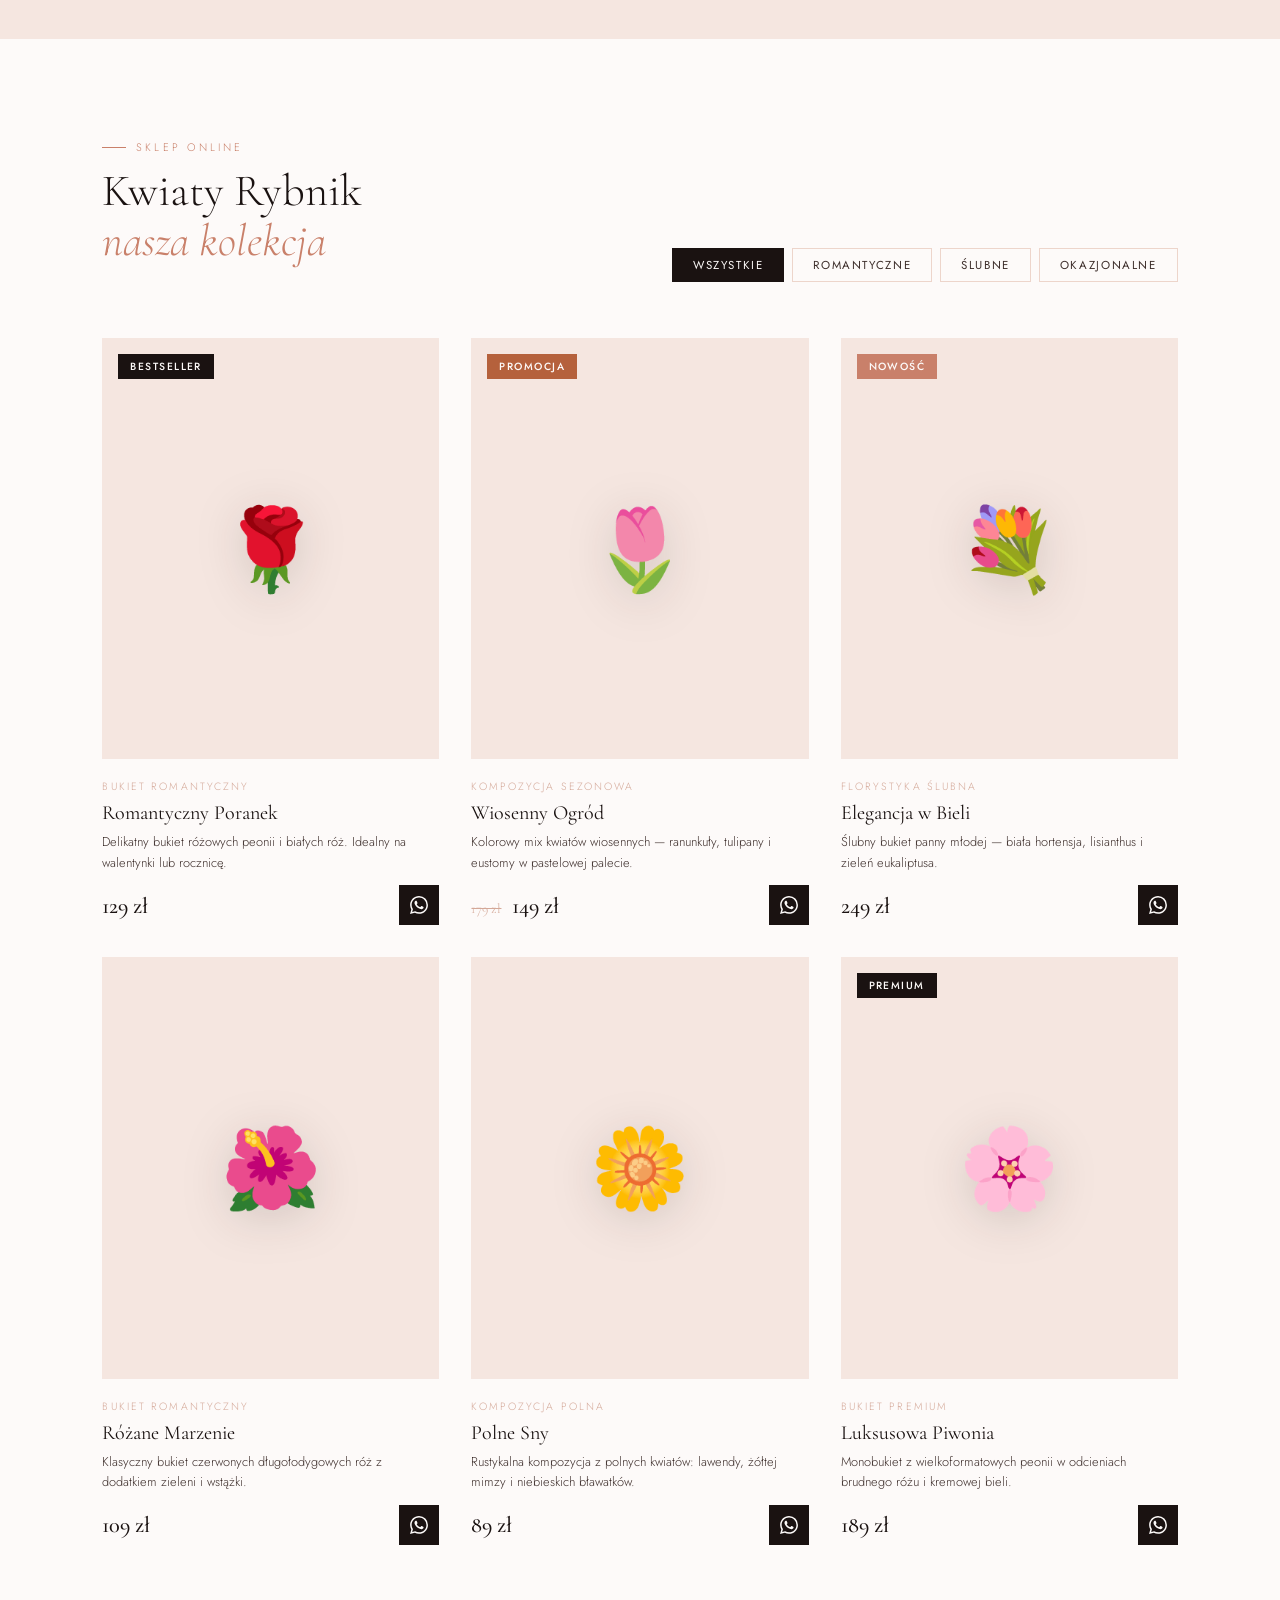
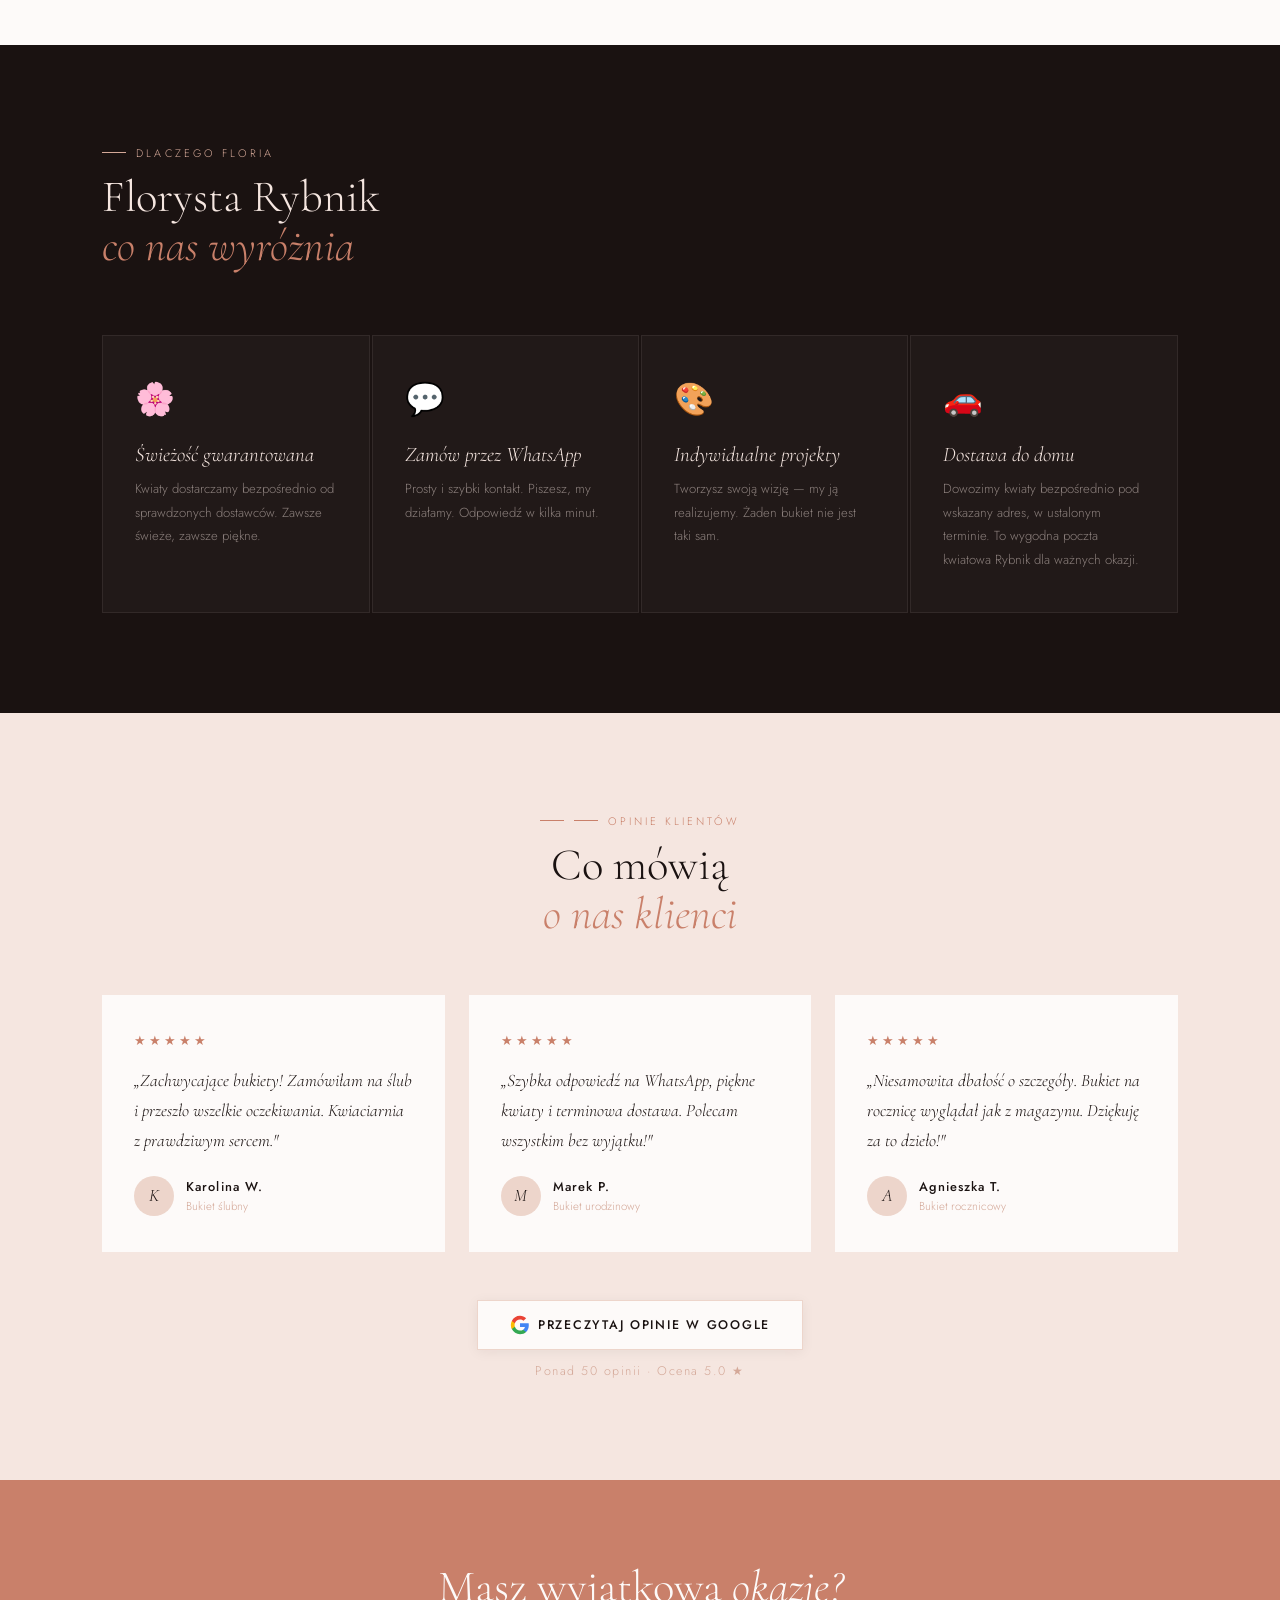
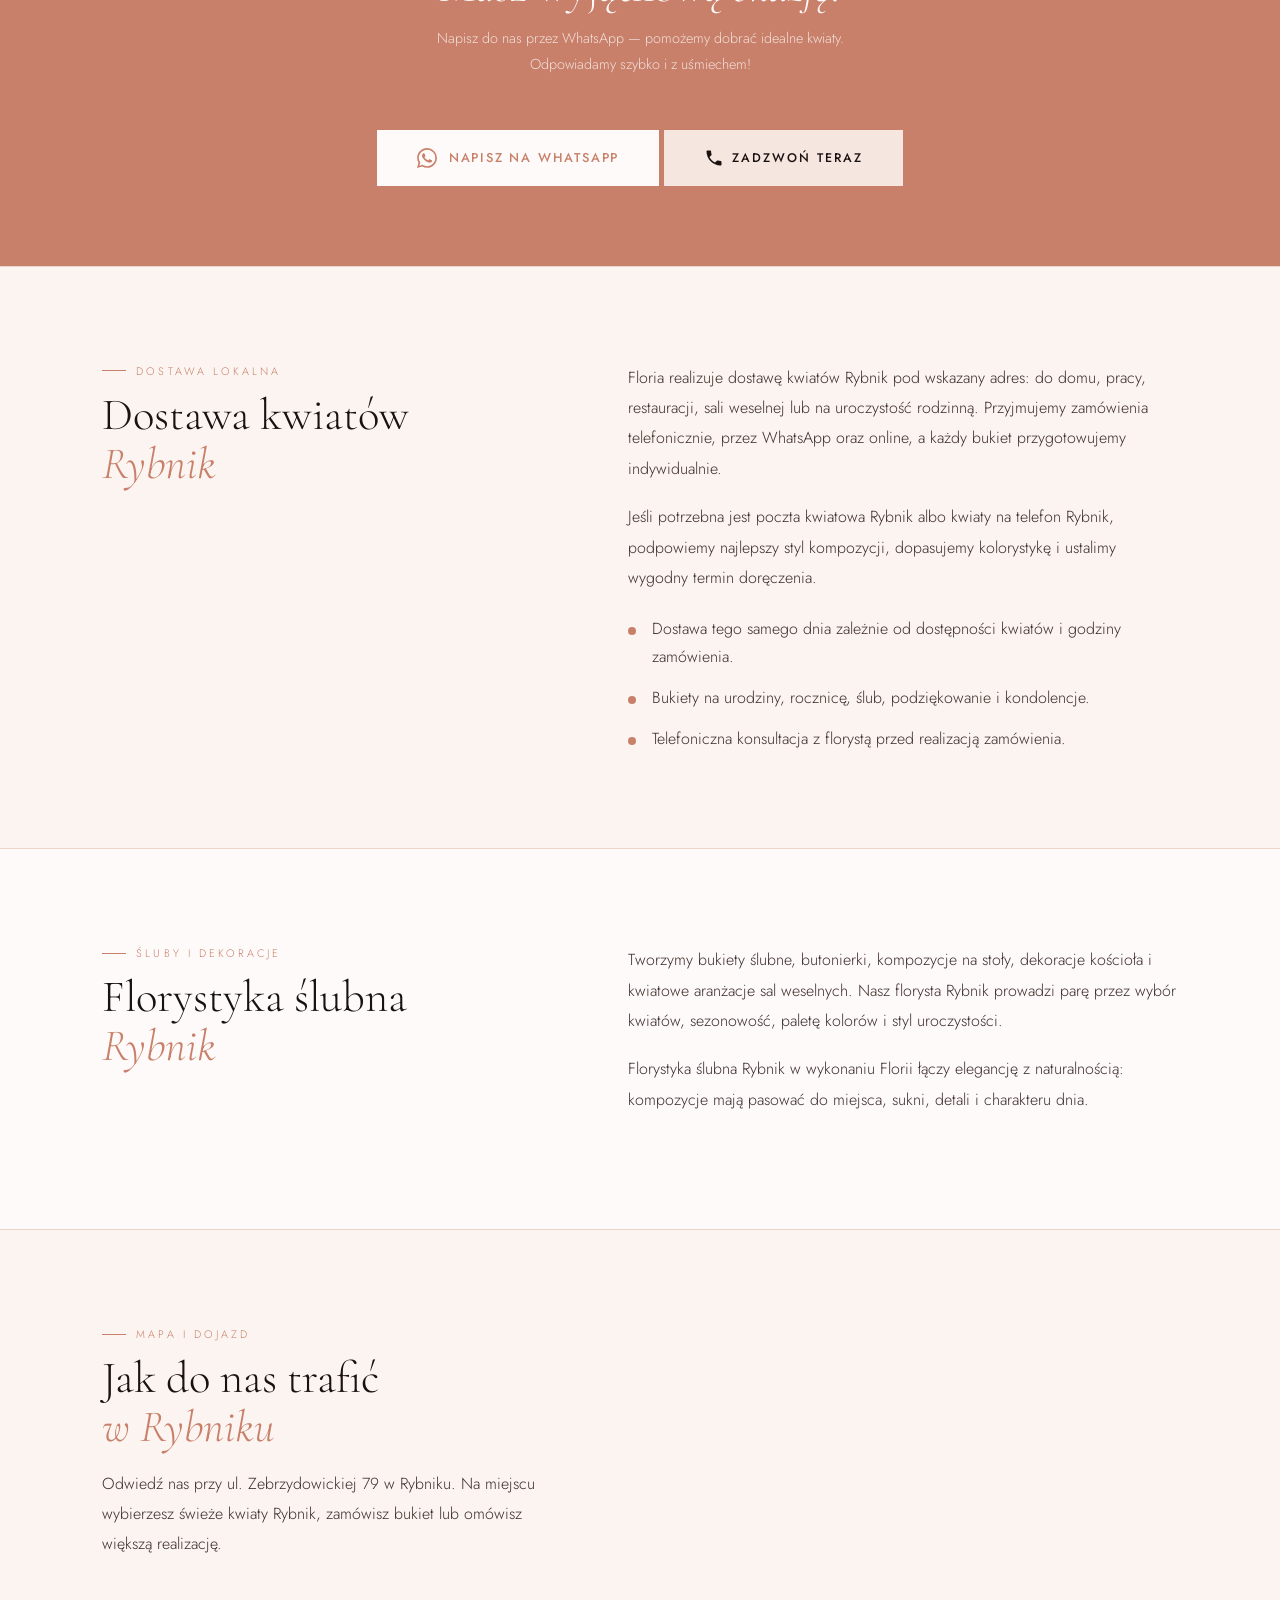
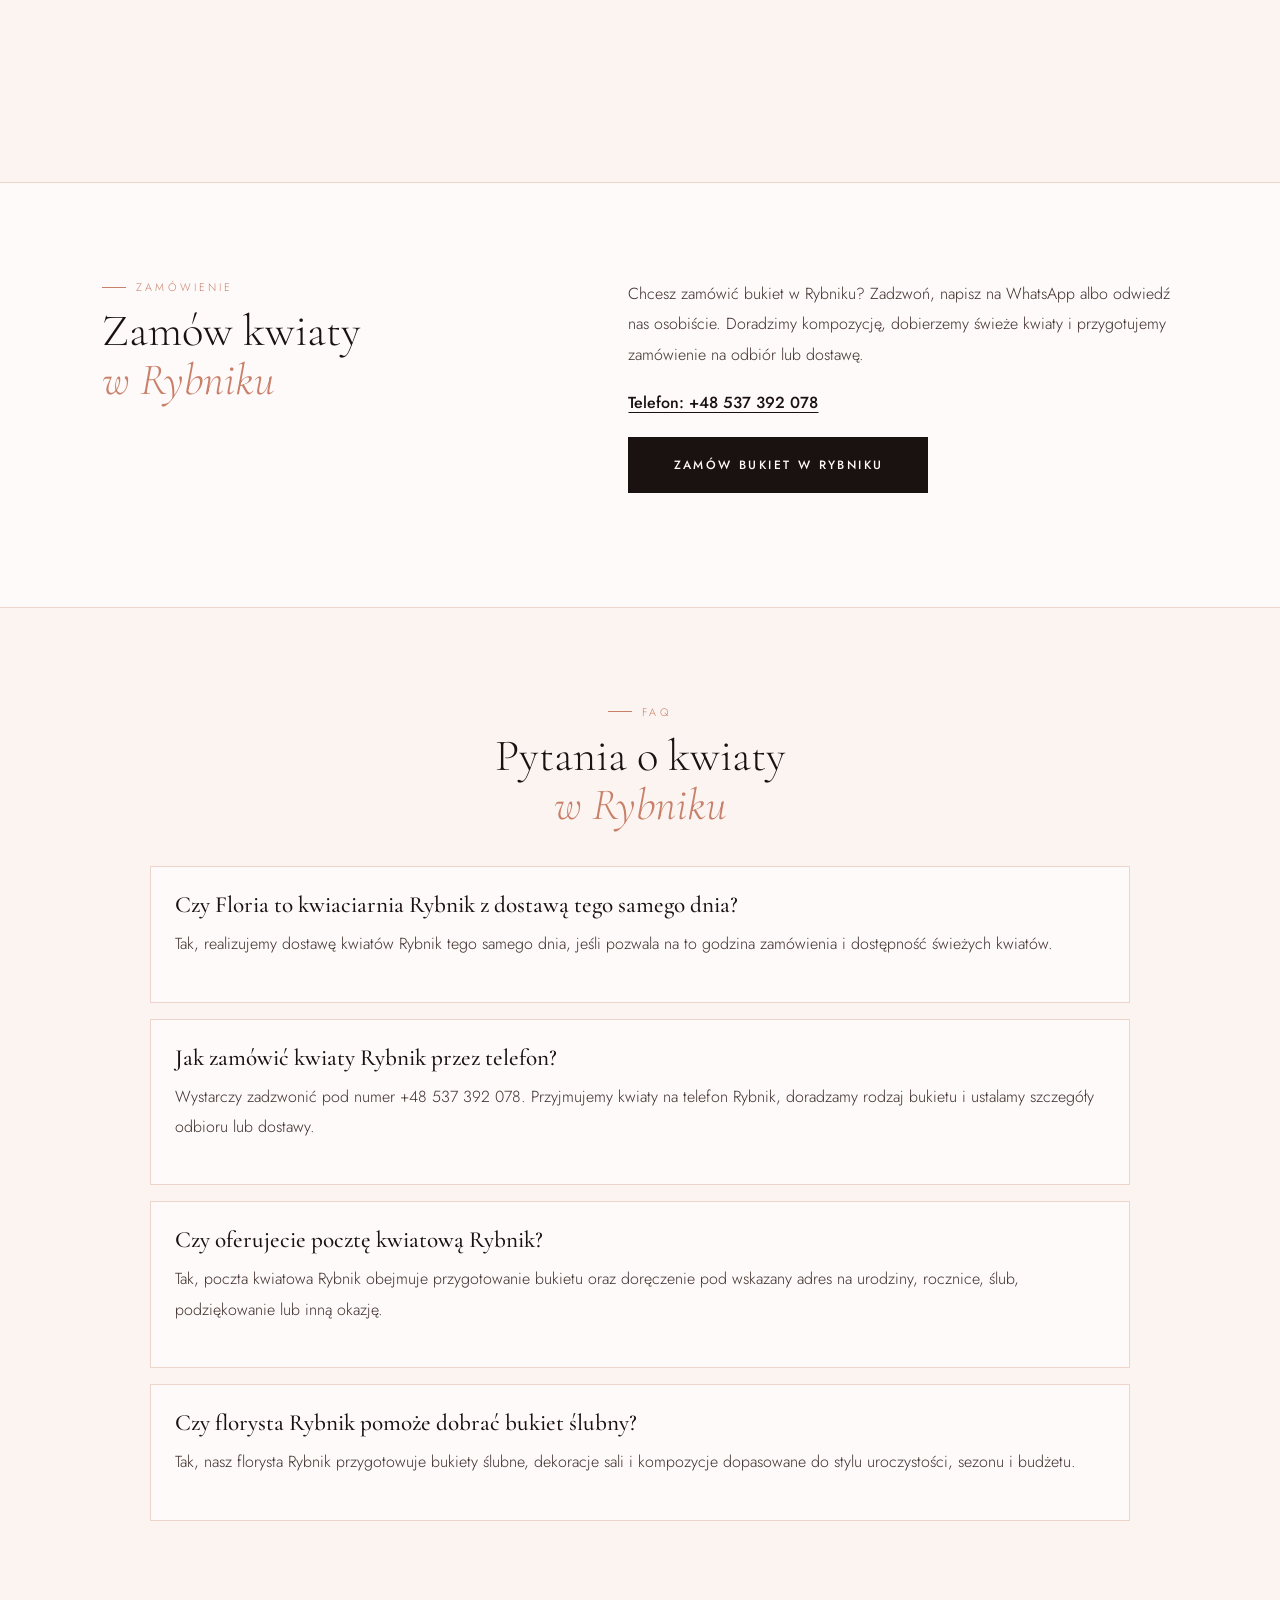
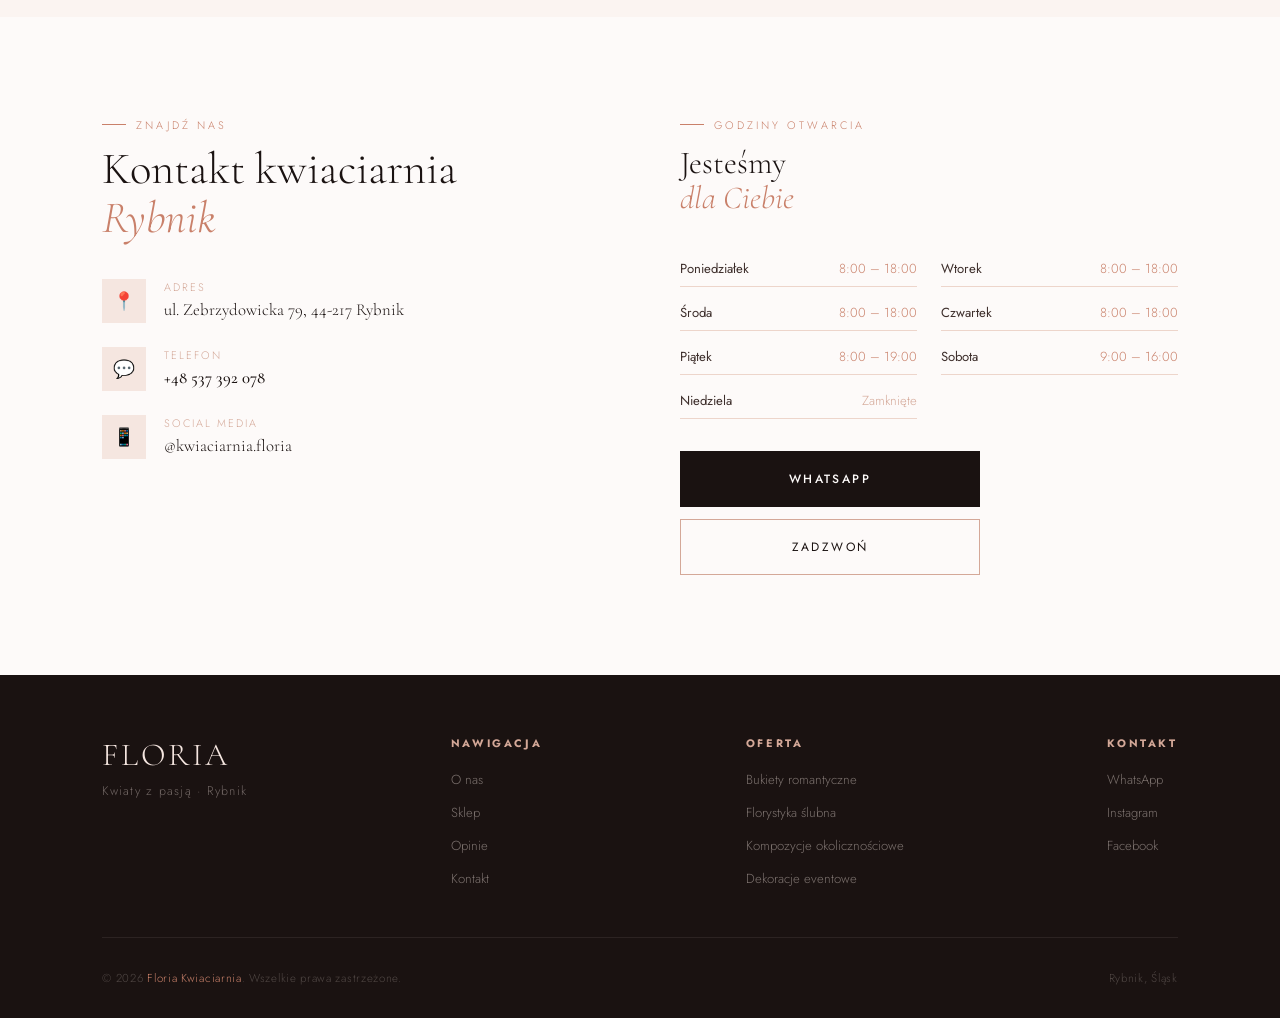
<file: KwiaciarniiaFloria_5_3_refactor.html>
<!DOCTYPE html>
<html lang="pl">
<head>
  <meta charset="UTF-8" />
  <meta name="viewport" content="width=device-width, initial-scale=1.0"/>
  <title>Kwiaciarnia Rybnik Floria | Kwiaty i bukiety z dostawą</title>
  <meta name="description" content="Kwiaciarnia Floria Rybnik: świeże kwiaty, bukiety na zamówienie, poczta kwiatowa i dostawa kwiatów w Rybniku. Zadzwoń lub zamów przez WhatsApp." />
  <meta name="keywords" content="kwiaciarnia Rybnik, kwiaty Rybnik, dostawa kwiatów Rybnik, poczta kwiatowa Rybnik, florysta Rybnik, kwiaty na telefon Rybnik, bukiety Rybnik" />
  <meta name="robots" content="index,follow" />
  <meta name="theme-color" content="#f5e6e0" />
  <meta name="geo.region" content="PL-SL" />
  <meta name="geo.placename" content="Rybnik" />
  <link rel="canonical" href="https://kwiaciarniafloria.pl/" />
  <link rel="sitemap" type="application/xml" href="/sitemap.xml" />
  <meta property="og:title" content="Kwiaciarnia Rybnik Floria | Kwiaty i bukiety z dostawą" />
  <meta property="og:description" content="Zamów świeże bukiety, kwiaty na telefon Rybnik i florystykę ślubną w lokalnej kwiaciarni Floria. Dostawa kwiatów Rybnik i okolice." />
  <meta property="og:image" content="https://kwiaciarniafloria.pl/og-floria-rybnik.jpg" />
  <meta property="og:url" content="https://kwiaciarniafloria.pl/" />
  <meta property="og:type" content="website" />
  <meta property="og:locale" content="pl_PL" />
  <meta name="twitter:card" content="summary_large_image" />
  <meta name="twitter:title" content="Kwiaciarnia Rybnik Floria | Kwiaty Rybnik" />
  <meta name="twitter:description" content="Bukiety, poczta kwiatowa Rybnik, dostawa kwiatów Rybnik i florystyka ślubna od lokalnej kwiaciarni Floria." />
  <meta name="twitter:image" content="https://kwiaciarniafloria.pl/og-floria-rybnik.jpg" />
  <link rel="preload" href="images/logo-floria-nav.png" as="image" />
  <script type="application/ld+json">
  {
    "@context": "https://schema.org",
    "@graph": [
      {
        "@type": ["Florist", "LocalBusiness"],
        "@id": "https://kwiaciarniafloria.pl/#florist",
        "name": "Floria Kwiaciarnia Rybnik",
        "image": "https://kwiaciarniafloria.pl/og-floria-rybnik.jpg",
        "url": "https://kwiaciarniafloria.pl/",
        "telephone": "+48537392078",
        "address": {
          "@type": "PostalAddress",
          "streetAddress": "ul. Zebrzydowicka 79",
          "postalCode": "44-210",
          "addressLocality": "Rybnik",
          "addressRegion": "Śląskie",
          "addressCountry": "PL"
        },
        "areaServed": [
          "Rybnik",
          "Boguszowice",
          "Chwałowice",
          "Niedobczyce",
          "Żory",
          "Czerwionka-Leszczyny",
          "Wodzisław Śląski",
          "Śląskie",
          "Polska"
        ],
        "openingHoursSpecification": [
          { "@type": "OpeningHoursSpecification", "dayOfWeek": ["Monday", "Tuesday", "Wednesday", "Thursday"], "opens": "08:00", "closes": "18:00" },
          { "@type": "OpeningHoursSpecification", "dayOfWeek": "Friday", "opens": "08:00", "closes": "19:00" },
          { "@type": "OpeningHoursSpecification", "dayOfWeek": "Saturday", "opens": "09:00", "closes": "16:00" }
        ],
        "priceRange": "$$",
        "sameAs": [
          "https://www.instagram.com/kwiaciarnia.floria/",
          "https://www.facebook.com/people/Kwiaciarnia-Floria/61571838223422/"
        ]
      },
      {
        "@type": "Organization",
        "@id": "https://kwiaciarniafloria.pl/#organization",
        "name": "Floria Kwiaciarnia",
        "url": "https://kwiaciarniafloria.pl/",
        "telephone": "+48537392078",
        "address": {
          "@type": "PostalAddress",
          "streetAddress": "ul. Zebrzydowicka 79",
          "postalCode": "44-210",
          "addressLocality": "Rybnik",
          "addressRegion": "Śląskie",
          "addressCountry": "PL"
        },
        "areaServed": "Rybnik, Śląskie, Polska",
        "sameAs": [
          "https://www.instagram.com/kwiaciarnia.floria/",
          "https://www.facebook.com/people/Kwiaciarnia-Floria/61571838223422/"
        ]
      },
      {
        "@type": "WebSite",
        "@id": "https://kwiaciarniafloria.pl/#website",
        "url": "https://kwiaciarniafloria.pl/",
        "name": "Floria Kwiaciarnia Rybnik",
        "publisher": { "@id": "https://kwiaciarniafloria.pl/#organization" },
        "inLanguage": "pl-PL"
      },
      {
        "@type": "FAQPage",
        "@id": "https://kwiaciarniafloria.pl/#faq",
        "mainEntity": [
          {
            "@type": "Question",
            "name": "Czy Floria to kwiaciarnia Rybnik z dostawą tego samego dnia?",
            "acceptedAnswer": {
              "@type": "Answer",
              "text": "Tak, Floria realizuje dostawę kwiatów w Rybniku tego samego dnia, jeśli pozwala na to godzina zamówienia i dostępność świeżych kwiatów."
            }
          },
          {
            "@type": "Question",
            "name": "Jak zamówić kwiaty Rybnik przez telefon?",
            "acceptedAnswer": {
              "@type": "Answer",
              "text": "Wystarczy zadzwonić pod numer +48 537 392 078. Kwiaciarnia doradza bukiet i ustala szczegóły odbioru lub dostawy."
            }
          },
          {
            "@type": "Question",
            "name": "Czy oferujecie pocztę kwiatową Rybnik?",
            "acceptedAnswer": {
              "@type": "Answer",
              "text": "Tak, poczta kwiatowa Rybnik obejmuje przygotowanie bukietu oraz doręczenie pod wskazany adres."
            }
          },
          {
            "@type": "Question",
            "name": "Czy florysta Rybnik pomoże dobrać bukiet ślubny?",
            "acceptedAnswer": {
              "@type": "Answer",
              "text": "Tak, florysta Floria przygotowuje bukiety ślubne, dekoracje sali i kompozycje dopasowane do stylu uroczystości, sezonu i budżetu."
            }
          }
        ]
      }
    ]
  }
  </script>
  <link rel="preconnect" href="https://fonts.googleapis.com">
  <link rel="preconnect" href="https://fonts.gstatic.com" crossorigin>
  <link href="https://fonts.googleapis.com/css2?family=Cormorant+Garamond:ital,wght@0,300;0,400;0,500;0,600;1,300;1,400&family=Jost:wght@300;400;500&display=swap" rel="stylesheet">
  <style>
    *, *::before, *::after { margin: 0; padding: 0; box-sizing: border-box; }

    :root {
      --blush:      #f5e6e0;
      --blush-mid:  #edd5cb;
      --blush-deep: #d4a898;
      --ink:        #1a1211;
      --ink-soft:   #3d2e2b;
      --petal:      #c9806a;
      --white:      #fdfaf9;
      --serif: 'Cormorant Garamond', Georgia, serif;
      --sans:  'Jost', sans-serif;
    }

    html { scroll-behavior: smooth; }

    body {
      background: var(--white);
      color: var(--ink);
      font-family: var(--sans);
      font-weight: 300;
      overflow-x: hidden;
    }

    /* ───── SCROLLBAR ───── */
    ::-webkit-scrollbar { width: 4px; }
    ::-webkit-scrollbar-track { background: var(--blush); }
    ::-webkit-scrollbar-thumb { background: var(--petal); }

    /* ───── NAV ───── */
    nav {
      position: fixed;
      top: 0; left: 0; right: 0;
      z-index: 100;
      display: flex;
      align-items: center;
      justify-content: space-between;
      padding: 0 5vw;
      height: 72px;
      background: rgba(253, 250, 249, 0.92);
      backdrop-filter: blur(12px);
      border-bottom: 1px solid var(--blush-mid);
      transition: box-shadow .3s;
    }
    nav.scrolled { box-shadow: 0 2px 24px rgba(26,18,17,.06); }

    .nav-logo {
      font-family: var(--serif);
      font-size: 1.5rem;
      font-weight: 600;
      letter-spacing: .14em;
      color: var(--ink);
      text-decoration: none;
      display: flex;
      align-items: center;
      gap: 8px;
      padding: 2px 0;
    }
    .nav-logo .nav-logo-sub {
      font-family: var(--sans);
      font-size: .6rem;
      font-weight: 300;
      letter-spacing: .22em;
      text-transform: uppercase;
      color: var(--petal);
      margin-left: 4px;
      align-self: flex-end;
      margin-bottom: 3px;
    }
    .nav-logo img {
      height: 54px;
      width: auto;
      display: block;
      object-fit: contain;
      transition: opacity .3s;
    }
    .nav-logo:hover img {
      opacity: .75;
    }

    .nav-links {
      display: flex;
      gap: 36px;
      list-style: none;
    }
    .nav-links a {
      font-family: var(--sans);
      font-size: .78rem;
      font-weight: 400;
      letter-spacing: .18em;
      text-transform: uppercase;
      color: var(--ink-soft);
      text-decoration: none;
      transition: color .25s;
    }
    .nav-links a:hover { color: var(--petal); }

    .nav-cta {
      font-family: var(--sans);
      font-size: .74rem;
      font-weight: 500;
      letter-spacing: .14em;
      text-transform: uppercase;
      color: var(--white);
      background: var(--ink);
      border: none;
      padding: 11px 24px;
      cursor: pointer;
      text-decoration: none;
      transition: background .25s;
    }
    .nav-cta:hover { background: var(--petal); }

    /* hamburger */
    .hamburger {
      display: none;
      flex-direction: column;
      gap: 5px;
      cursor: pointer;
      padding: 4px;
    }
    .hamburger span {
      display: block;
      width: 24px;
      height: 1.5px;
      background: var(--ink);
      transition: .3s;
    }
    .mobile-menu {
      display: none;
      position: fixed;
      top: 72px; left: 0; right: 0;
      background: var(--white);
      border-bottom: 1px solid var(--blush-mid);
      padding: 24px 5vw 32px;
      z-index: 99;
      flex-direction: column;
      gap: 20px;
    }
    .mobile-menu.open { display: flex; }
    .mobile-menu a {
      font-family: var(--sans);
      font-size: .9rem;
      letter-spacing: .16em;
      text-transform: uppercase;
      color: var(--ink-soft);
      text-decoration: none;
    }

    @media (max-width: 768px) {
      .nav-links, .nav-cta { display: none; }
      .hamburger { display: flex; }
    }

    /* ───── HERO ───── */
    .hero {
      position: relative;
      min-height: 100vh;
      background: var(--blush);
      display: flex;
      flex-direction: column;
      align-items: center;
      justify-content: center;
      overflow: hidden;
      padding: 96px 0 112px;
    }

    /* Duże dekoracyjne "F" w tle */
    .hero-bg-letter {
      position: absolute;
      font-family: var(--serif);
      font-size: 55vw;
      font-weight: 600;
      color: rgba(212, 168, 152, 0.10);
      line-height: 1;
      top: 50%;
      left: 50%;
      transform: translate(-50%, -50%);
      user-select: none;
      pointer-events: none;
      letter-spacing: -.04em;
    }

    /* Gradient overlay — dół ściemnia do bieli */
    .hero-overlay {
      position: absolute;
      bottom: 0; left: 0; right: 0;
      height: 35%;
      background: linear-gradient(to bottom, transparent, var(--blush));
      pointer-events: none;
    }
    /* Gradient overlay — góra */
    .hero-overlay-top {
      position: absolute;
      top: 72px; left: 0; right: 0;
      height: 20%;
      background: linear-gradient(to top, transparent, rgba(245,230,224,.5));
      pointer-events: none;
    }

    /* Dekoracyjne linie poziome */
    .hero-line {
      position: absolute;
      height: 1px;
      background: linear-gradient(to right, transparent, var(--blush-deep), transparent);
      opacity: .4;
      left: 5vw; right: 5vw;
    }
    .hero-line-top    { top: calc(72px + 48px); }
    .hero-line-bottom { bottom: 80px; }

    /* Pływające płatki */
    .petal-float {
      position: absolute;
      border-radius: 60% 0 60% 0;
      opacity: 0;
      animation: petalDrift linear infinite;
    }
    @keyframes petalDrift {
      0%   { transform: translateY(0) translateX(0) rotate(0deg);   opacity: 0; }
      10%  { opacity: .45; }
      90%  { opacity: .35; }
      100% { transform: translateY(-120px) translateX(30px) rotate(360deg); opacity: 0; }
    }
    .petal-float:nth-child(1){ width:10px;height:10px;background:var(--petal);  bottom:30%;left:12%; animation-duration:9s; animation-delay:0s;}
    .petal-float:nth-child(2){ width:7px; height:7px; background:var(--blush-deep);bottom:25%;left:22%; animation-duration:12s;animation-delay:-4s;}
    .petal-float:nth-child(3){ width:12px;height:12px;background:var(--petal);  bottom:40%;right:14%;animation-duration:10s;animation-delay:-2s;}
    .petal-float:nth-child(4){ width:6px; height:6px; background:var(--blush-deep);bottom:20%;right:24%;animation-duration:14s;animation-delay:-7s;}
    .petal-float:nth-child(5){ width:9px; height:9px; background:var(--petal);  bottom:35%;left:42%; animation-duration:11s;animation-delay:-5s;}
    .petal-float:nth-child(6){ width:8px; height:8px; background:var(--blush-deep);bottom:28%;right:38%;animation-duration:8s; animation-delay:-1s;}

    /* Treść hero */
    .hero-content {
      position: relative;
      z-index: 2;
      display: flex;
      flex-direction: column;
      align-items: center;
      text-align: center;
      padding: 0 6vw;
      max-width: 900px;
      width: 100%;
    }

    .hero-eyebrow {
      font-family: var(--sans);
      font-size: .68rem;
      letter-spacing: .34em;
      text-transform: uppercase;
      color: var(--petal);
      margin-bottom: 32px;
      display: flex;
      align-items: center;
      gap: 14px;
      animation: fadeSlideDown .9s ease both;
      animation-delay: .1s;
    }
    .hero-eyebrow::before,
    .hero-eyebrow::after {
      content: '';
      display: inline-block;
      width: 40px;
      height: 1px;
      background: var(--petal);
    }

    /* Logo SVG w hero */
    .hero-logo-svg {
      width: min(260px, 50vw);
      margin-bottom: 20px;
      filter: drop-shadow(0 12px 40px rgba(26,18,17,.12));
      animation: fadeSlideDown 1s ease both;
      animation-delay: .2s;
    }

    /* Wielki napis FLORIA */
    .hero-brand {
      font-family: var(--serif);
      font-size: clamp(4.5rem, 12vw, 10rem);
      font-weight: 300;
      letter-spacing: .18em;
      color: var(--ink);
      line-height: .95;
      margin-bottom: 8px;
      animation: fadeSlideDown 1s ease both;
      animation-delay: .3s;
    }

    .hero-brand-sub {
      font-family: var(--sans);
      font-size: clamp(.65rem, 1.4vw, .82rem);
      font-weight: 300;
      letter-spacing: .5em;
      text-transform: uppercase;
      color: var(--ink-soft);
      margin-bottom: 40px;
      animation: fadeSlideDown 1s ease both;
      animation-delay: .4s;
    }

    .hero-divider {
      width: 1px;
      height: 56px;
      background: linear-gradient(to bottom, var(--petal), transparent);
      margin: 0 auto 40px;
      animation: fadeSlideDown 1s ease both;
      animation-delay: .5s;
    }

    .hero-tagline {
      font-family: var(--serif);
      font-size: clamp(1.2rem, 2.5vw, 1.65rem);
      font-weight: 300;
      font-style: italic;
      color: var(--ink-soft);
      line-height: 1.5;
      max-width: 560px;
      margin: 0 auto;
      animation: fadeSlideDown 1s ease both;
      animation-delay: .6s;
    }

    .hero-actions {
      display: flex;
      gap: 16px;
      flex-wrap: wrap;
      justify-content: center;
      width: 100%;
      margin-top: 34px;
      animation: fadeSlideDown 1s ease both;
      animation-delay: .75s;
    }

    .btn-primary,
    .btn-outline {
      font-family: var(--sans);
      font-size: .75rem;
      letter-spacing: .2em;
      text-transform: uppercase;
      padding: 18px 44px;
      min-height: 56px;
      min-width: min(300px, 100%);
      cursor: pointer;
      text-decoration: none;
      display: inline-flex;
      align-items: center;
      justify-content: center;
      text-align: center;
      line-height: 1.35;
      white-space: normal;
    }

    .btn-primary {
      font-weight: 500;
      color: var(--white);
      background: var(--ink);
      border: 1px solid var(--ink);
      transition: background .25s, border-color .25s, transform .2s;
    }
    .btn-primary:hover { background: var(--petal); transform: translateY(-2px); }

    .btn-outline {
      font-weight: 400;
      color: var(--ink);
      background: transparent;
      border: 1px solid var(--blush-deep);
      transition: border-color .25s, color .25s, transform .2s;
    }
    .btn-outline:hover { border-color: var(--petal); color: var(--petal); transform: translateY(-2px); }

    .hero-proof {
      display: flex;
      flex-wrap: wrap;
      justify-content: center;
      gap: 10px;
      margin-top: 18px;
      color: var(--ink-soft);
      font-size: .78rem;
      line-height: 1.5;
    }
    .hero-proof span {
      border: 1px solid rgba(212,168,152,.55);
      background: rgba(253,250,249,.42);
      padding: 8px 12px;
    }

    /* Statystyki w dole hero */
    .hero-stats-bar {
      position: absolute;
      bottom: 0; left: 0; right: 0;
      z-index: 3;
      display: flex;
      justify-content: center;
      gap: 0;
      border-top: 1px solid rgba(212,168,152,.3);
      background: rgba(253,250,249,.7);
      backdrop-filter: blur(8px);
      animation: fadeSlideDown 1s ease both;
      animation-delay: .9s;
    }
    .hero-stat {
      flex: 1;
      max-width: 200px;
      padding: 22px 24px;
      text-align: center;
      border-right: 1px solid rgba(212,168,152,.2);
    }
    .hero-stat:last-child { border-right: none; }
    .stat-num {
      font-family: var(--serif);
      font-size: 2rem;
      font-weight: 400;
      color: var(--ink);
      line-height: 1;
    }
    .stat-label {
      font-size: .63rem;
      letter-spacing: .2em;
      text-transform: uppercase;
      color: var(--blush-deep);
      margin-top: 4px;
    }

    /* Scroll indicator */
    .scroll-hint {
      position: absolute;
      bottom: 90px;
      left: 50%;
      transform: translateX(-50%);
      z-index: 3;
      display: flex;
      flex-direction: column;
      align-items: center;
      gap: 8px;
      animation: fadeSlideDown 1s ease both, scrollBob 2s ease infinite;
      animation-delay: 1.2s, 2s;
    }
    .scroll-hint span {
      font-size: .6rem;
      letter-spacing: .24em;
      text-transform: uppercase;
      color: var(--blush-deep);
    }
    .scroll-hint::after {
      content: '';
      display: block;
      width: 1px;
      height: 36px;
      background: linear-gradient(to bottom, var(--petal), transparent);
    }
    @keyframes scrollBob {
      0%, 100% { transform: translateX(-50%) translateY(0); }
      50%       { transform: translateX(-50%) translateY(6px); }
    }

    @keyframes fadeSlideDown {
      from { opacity: 0; transform: translateY(20px); }
      to   { opacity: 1; transform: translateY(0); }
    }

    @media (max-width: 768px) {
      .hero {
        min-height: auto;
        padding: 112px 0 72px;
      }
      .hero-content { padding: 0 5vw; }
      .hero-brand { letter-spacing: .1em; }
      .hero-stats-bar { display: none; }
      .scroll-hint { display: none; }
      .hero-logo-svg { width: min(180px, 45vw); }
      .hero-tagline {
        font-size: clamp(1.25rem, 6vw, 1.55rem);
        line-height: 1.45;
      }
      .hero-actions {
        gap: 12px;
        margin-top: 30px;
      }
      .btn-primary,
      .btn-outline {
        width: min(100%, 360px);
        padding: 16px 22px;
        letter-spacing: .14em;
      }
      .hero-proof {
        gap: 8px;
        margin-top: 16px;
        font-size: .74rem;
      }
    }

    /* ───── GOOGLE REVIEWS BTN ───── */
    .google-reviews-btn {
      display: inline-flex;
      align-items: center;
      font-family: var(--sans);
      font-size: .78rem;
      font-weight: 500;
      letter-spacing: .14em;
      text-transform: uppercase;
      color: var(--ink);
      background: var(--white);
      border: 1.5px solid var(--blush-mid);
      padding: 14px 32px;
      text-decoration: none;
      transition: border-color .25s, box-shadow .25s, transform .2s;
      box-shadow: 0 2px 12px rgba(26,18,17,.06);
    }
    .google-reviews-btn:hover {
      border-color: var(--petal);
      box-shadow: 0 4px 20px rgba(26,18,17,.1);
      transform: translateY(-2px);
    }

    /* ───── CTA CALL BUTTON ───── */
    .cta-call {
      display: inline-flex;
      align-items: center;
      font-family: var(--sans);
      font-size: .78rem;
      font-weight: 500;
      letter-spacing: .16em;
      text-transform: uppercase;
      color: var(--ink);
      background: var(--blush);
      border: none;
      padding: 18px 40px;
      cursor: pointer;
      text-decoration: none;
      transition: background .25s, transform .2s;
      margin-top: 16px;
    }
    .cta-call:hover { background: var(--blush-mid); transform: translateY(-2px); }

    /* ───── HERO LOGO ───── */
    img.hero-logo-svg {
      width: min(200px, 42vw);
      height: auto;
      margin-bottom: 20px;
      filter: drop-shadow(0 8px 32px rgba(26,18,17,.12));
      animation: fadeSlideDown 1s ease both;
      animation-delay: .2s;
      border-radius: 0;
      mix-blend-mode: multiply;
    }

    /* ───── MARQUEE ───── */
    .marquee-wrap {
      background: var(--ink);
      overflow: hidden;
      padding: 14px 0;
      border-top: 1px solid #2a1f1d;
      border-bottom: 1px solid #2a1f1d;
    }
    .marquee-track {
      display: flex;
      gap: 0;
      animation: marqueeScroll 28s linear infinite;
      width: max-content;
    }
    .marquee-item {
      font-family: var(--serif);
      font-size: 1rem;
      font-style: italic;
      color: var(--blush);
      white-space: nowrap;
      padding: 0 40px;
      display: flex;
      align-items: center;
      gap: 16px;
    }
    .marquee-item::after {
      content: '✦';
      color: var(--petal);
      font-style: normal;
      font-size: .7rem;
    }
    @keyframes marqueeScroll {
      from { transform: translateX(0); }
      to   { transform: translateX(-50%); }
    }
    .marquee-wrap:hover .marquee-track { animation-play-state: paused; }

    /* ───── SECTION SHARED ───── */
    section { padding: 100px 8vw; }

    .section-eyebrow {
      font-size: .68rem;
      letter-spacing: .28em;
      text-transform: uppercase;
      color: var(--petal);
      margin-bottom: 12px;
      display: flex;
      align-items: center;
      gap: 10px;
    }
    .section-eyebrow::before {
      content: '';
      display: inline-block;
      width: 24px;
      height: 1px;
      background: var(--petal);
    }

    .section-title {
      font-family: var(--serif);
      font-size: clamp(2.4rem, 3.5vw, 3.8rem);
      font-weight: 300;
      line-height: 1.1;
      color: var(--ink);
      margin-bottom: 16px;
    }
    .section-title em { font-style: italic; color: var(--petal); }

    .section-desc {
      font-size: .92rem;
      line-height: 1.9;
      color: var(--ink-soft);
      max-width: 520px;
    }

    /* ───── ABOUT ───── */
    .about {
      background: var(--blush);
      display: grid;
      grid-template-columns: 1fr 1fr;
      gap: 80px;
      align-items: center;
    }
    .about-visual {
      position: relative;
    }
    .about-card {
      background: var(--white);
      padding: 48px 40px;
      position: relative;
      box-shadow: 0 24px 80px rgba(26,18,17,.08);
    }
    .about-card::before {
      content: '"';
      position: absolute;
      top: -20px;
      left: 36px;
      font-family: var(--serif);
      font-size: 8rem;
      line-height: 1;
      color: var(--blush-mid);
    }
    .about-quote {
      font-family: var(--serif);
      font-size: 1.4rem;
      font-style: italic;
      font-weight: 300;
      line-height: 1.6;
      color: var(--ink);
      margin-bottom: 20px;
    }
    .about-author {
      font-size: .72rem;
      letter-spacing: .2em;
      text-transform: uppercase;
      color: var(--petal);
    }
    .about-deco {
      position: absolute;
      bottom: -20px;
      right: -20px;
      width: 80px;
      height: 80px;
      background: var(--petal);
      opacity: .15;
    }

    .about-list {
      list-style: none;
      margin-top: 32px;
      display: flex;
      flex-direction: column;
      gap: 16px;
    }
    .about-list li {
      display: flex;
      align-items: flex-start;
      gap: 14px;
      font-size: .88rem;
      line-height: 1.7;
      color: var(--ink-soft);
    }
    .about-list li::before {
      content: '✦';
      color: var(--petal);
      font-size: .6rem;
      margin-top: 6px;
      flex-shrink: 0;
    }

    @media (max-width: 900px) {
      .about { grid-template-columns: 1fr; gap: 40px; }
    }

    /* ───── SHOP ───── */
    .shop { background: var(--white); }

    .shop-header {
      display: flex;
      justify-content: space-between;
      align-items: flex-end;
      margin-bottom: 56px;
      flex-wrap: wrap;
      gap: 20px;
    }

    .filter-tabs {
      display: flex;
      gap: 8px;
      flex-wrap: wrap;
    }
    .filter-tab {
      font-family: var(--sans);
      font-size: .72rem;
      letter-spacing: .14em;
      text-transform: uppercase;
      color: var(--ink-soft);
      background: transparent;
      border: 1px solid var(--blush-mid);
      padding: 8px 20px;
      cursor: pointer;
      transition: all .25s;
    }
    .filter-tab.active,
    .filter-tab:hover {
      background: var(--ink);
      color: var(--white);
      border-color: var(--ink);
    }

    .products-grid {
      display: grid;
      grid-template-columns: repeat(auto-fill, minmax(280px, 1fr));
      gap: 32px;
    }

    .product-card {
      cursor: pointer;
      transition: transform .3s;
    }
    .product-card:hover { transform: translateY(-6px); }

    .product-img-wrap {
      position: relative;
      background: var(--blush);
      aspect-ratio: 4/5;
      overflow: hidden;
      display: flex;
      align-items: center;
      justify-content: center;
    }

    .product-emoji {
      font-size: 5rem;
      user-select: none;
      transition: transform .4s ease;
      filter: drop-shadow(0 8px 24px rgba(26,18,17,.15));
    }
    .product-card:hover .product-emoji { transform: scale(1.08) rotate(-3deg); }

    .product-badge {
      position: absolute;
      top: 16px;
      left: 16px;
      font-size: .65rem;
      letter-spacing: .14em;
      text-transform: uppercase;
      font-weight: 500;
      padding: 5px 12px;
      color: var(--white);
    }
    .badge-new    { background: var(--petal); }
    .badge-hot    { background: var(--ink); }
    .badge-sale   { background: #b5613c; }

    .product-overlay {
      position: absolute;
      inset: 0;
      background: rgba(26,18,17,.5);
      display: flex;
      align-items: center;
      justify-content: center;
      opacity: 0;
      transition: opacity .3s;
    }
    .product-card:hover .product-overlay { opacity: 1; }
    .overlay-btn {
      font-family: var(--sans);
      font-size: .72rem;
      font-weight: 500;
      letter-spacing: .16em;
      text-transform: uppercase;
      color: var(--ink);
      background: var(--white);
      border: none;
      padding: 14px 28px;
      cursor: pointer;
      text-decoration: none;
      display: inline-block;
      transition: background .2s;
    }
    .overlay-btn:hover { background: var(--blush); }

    .product-info { padding: 20px 0 0; }

    .product-category {
      font-size: .66rem;
      letter-spacing: .2em;
      text-transform: uppercase;
      color: var(--blush-deep);
      margin-bottom: 6px;
    }

    .product-name {
      font-family: var(--serif);
      font-size: 1.25rem;
      font-weight: 400;
      color: var(--ink);
      margin-bottom: 6px;
      line-height: 1.3;
    }

    .product-desc {
      font-size: .8rem;
      color: var(--ink-soft);
      line-height: 1.6;
      margin-bottom: 12px;
    }

    .product-price-row {
      display: flex;
      align-items: center;
      justify-content: space-between;
    }
    .product-price {
      font-family: var(--serif);
      font-size: 1.4rem;
      font-weight: 500;
      color: var(--ink);
    }
    .product-price .old {
      font-size: .85rem;
      font-weight: 300;
      color: var(--blush-deep);
      text-decoration: line-through;
      margin-right: 6px;
    }

    .add-btn {
      width: 40px;
      height: 40px;
      background: var(--ink);
      color: var(--white);
      border: none;
      font-size: 1.3rem;
      cursor: pointer;
      display: flex;
      align-items: center;
      justify-content: center;
      transition: background .25s;
      text-decoration: none;
    }
    .add-btn:hover { background: var(--petal); }

    /* ───── WHY ───── */
    .why {
      background: var(--ink);
      color: var(--white);
    }
    .why .section-eyebrow { color: var(--blush-deep); }
    .why .section-eyebrow::before { background: var(--blush-deep); }
    .why .section-title { color: var(--blush); }
    .why .section-title em { color: var(--petal); }

    .features-grid {
      display: grid;
      grid-template-columns: repeat(auto-fit, minmax(220px, 1fr));
      gap: 2px;
      margin-top: 64px;
    }
    .feature-item {
      background: rgba(255,255,255,.03);
      border: 1px solid rgba(245,230,224,.08);
      padding: 40px 32px;
      transition: background .3s;
    }
    .feature-item:hover { background: rgba(201,128,106,.08); }

    .feature-icon {
      font-size: 2rem;
      margin-bottom: 20px;
      display: block;
    }
    .feature-name {
      font-family: var(--serif);
      font-size: 1.3rem;
      font-style: italic;
      color: var(--blush);
      margin-bottom: 10px;
    }
    .feature-desc {
      font-size: .82rem;
      line-height: 1.8;
      color: rgba(245,230,224,.5);
    }

    /* ───── TESTIMONIALS ───── */
    .testimonials { background: var(--blush); }

    .testimonials-grid {
      display: grid;
      grid-template-columns: repeat(auto-fit, minmax(280px, 1fr));
      gap: 24px;
      margin-top: 56px;
    }
    .testi-card {
      background: var(--white);
      padding: 36px 32px;
      position: relative;
      transition: box-shadow .3s;
    }
    .testi-card:hover { box-shadow: 0 12px 40px rgba(26,18,17,.08); }

    .testi-stars {
      color: var(--petal);
      font-size: .8rem;
      letter-spacing: 3px;
      margin-bottom: 16px;
    }
    .testi-text {
      font-family: var(--serif);
      font-size: 1.1rem;
      font-style: italic;
      font-weight: 300;
      line-height: 1.7;
      color: var(--ink);
      margin-bottom: 20px;
    }
    .testi-author {
      display: flex;
      align-items: center;
      gap: 12px;
    }
    .testi-avatar {
      width: 40px;
      height: 40px;
      border-radius: 50%;
      background: var(--blush-mid);
      display: flex;
      align-items: center;
      justify-content: center;
      font-family: var(--serif);
      font-size: 1.1rem;
      color: var(--ink);
      font-style: italic;
      flex-shrink: 0;
    }
    .testi-name {
      font-size: .8rem;
      font-weight: 500;
      letter-spacing: .08em;
      color: var(--ink);
    }
    .testi-meta {
      font-size: .72rem;
      color: var(--blush-deep);
      margin-top: 2px;
    }

    /* ───── CTA BANNER ───── */
    .cta-banner {
      background: var(--petal);
      padding: 80px 8vw;
      text-align: center;
    }
    .cta-banner h2 {
      font-family: var(--serif);
      font-size: clamp(2rem, 3.5vw, 3.2rem);
      font-weight: 300;
      color: var(--white);
      margin-bottom: 12px;
    }
    .cta-banner h2 em { font-style: italic; }
    .cta-banner p {
      font-size: .9rem;
      color: rgba(255,255,255,.75);
      margin-bottom: 36px;
      line-height: 1.8;
    }
    .cta-wa {
      display: inline-flex;
      align-items: center;
      gap: 12px;
      font-family: var(--sans);
      font-size: .8rem;
      font-weight: 500;
      letter-spacing: .14em;
      text-transform: uppercase;
      color: var(--petal);
      background: var(--white);
      padding: 18px 40px;
      text-decoration: none;
      transition: background .25s, color .25s, transform .2s;
    }
    .cta-wa:hover {
      background: var(--ink);
      color: var(--white);
      transform: translateY(-2px);
    }
    .wa-icon {
      width: 20px;
      height: 20px;
      fill: currentColor;
    }

    /* ───── CONTACT ───── */
    .contact {
      background: var(--white);
      display: grid;
      grid-template-columns: 1fr 1fr;
      gap: 80px;
      align-items: start;
    }
    @media (max-width: 900px) {
      .contact { grid-template-columns: 1fr; gap: 40px; }
    }

    .contact-info-list {
      list-style: none;
      margin-top: 36px;
      display: flex;
      flex-direction: column;
      gap: 24px;
    }
    .contact-info-item {
      display: flex;
      gap: 18px;
      align-items: flex-start;
    }
    .contact-icon {
      width: 44px;
      height: 44px;
      background: var(--blush);
      display: flex;
      align-items: center;
      justify-content: center;
      font-size: 1.1rem;
      flex-shrink: 0;
    }
    .contact-label {
      font-size: .68rem;
      letter-spacing: .18em;
      text-transform: uppercase;
      color: var(--blush-deep);
      margin-bottom: 4px;
    }
    .contact-value {
      font-family: var(--serif);
      font-size: 1.05rem;
      color: var(--ink);
    }
    .contact-value a {
      color: inherit;
      text-decoration: none;
      transition: color .2s;
    }
    .contact-value a:hover { color: var(--petal); }

    .hours-grid {
      margin-top: 36px;
      display: grid;
      grid-template-columns: 1fr 1fr;
      gap: 8px 24px;
    }
    .hours-row {
      display: flex;
      justify-content: space-between;
      font-size: .82rem;
      color: var(--ink-soft);
      padding: 8px 0;
      border-bottom: 1px solid var(--blush-mid);
    }
    .hours-row .day { font-weight: 400; }
    .hours-row .time { color: var(--petal); }

    /* ───── FOOTER ───── */
    footer {
      background: var(--ink);
      padding: 60px 8vw 32px;
    }
    .footer-top {
      display: flex;
      justify-content: space-between;
      align-items: flex-start;
      flex-wrap: wrap;
      gap: 40px;
      padding-bottom: 48px;
      border-bottom: 1px solid rgba(245,230,224,.08);
      margin-bottom: 32px;
    }
    .footer-brand {
      font-family: var(--serif);
      font-size: 2rem;
      font-weight: 300;
      color: var(--blush);
      letter-spacing: .08em;
    }
    .footer-brand span { color: var(--petal); }
    .footer-tagline {
      font-size: .78rem;
      color: rgba(245,230,224,.4);
      margin-top: 8px;
      letter-spacing: .1em;
    }
    .footer-links-col h4 {
      font-family: var(--sans);
      font-size: .68rem;
      letter-spacing: .24em;
      text-transform: uppercase;
      color: var(--blush-deep);
      margin-bottom: 16px;
    }
    .footer-links-col ul { list-style: none; display: flex; flex-direction: column; gap: 10px; }
    .footer-links-col a {
      font-size: .82rem;
      color: rgba(245,230,224,.45);
      text-decoration: none;
      transition: color .2s;
    }
    .footer-links-col a:hover { color: var(--blush); }

    .footer-bottom {
      display: flex;
      justify-content: space-between;
      align-items: center;
      flex-wrap: wrap;
      gap: 12px;
    }
    .footer-copy {
      font-size: .72rem;
      color: rgba(245,230,224,.25);
      letter-spacing: .06em;
    }
    .footer-copy span { color: var(--petal); }

    /* ───── WHATSAPP FAB ───── */
    .wa-fab {
      position: fixed;
      bottom: 92px;
      right: 32px;
      z-index: 200;
      width: 56px;
      height: 56px;
      background: #25d366;
      border-radius: 50%;
      display: flex;
      align-items: center;
      justify-content: center;
      box-shadow: 0 8px 24px rgba(37,211,102,.4);
      text-decoration: none;
      transition: transform .25s, box-shadow .25s;
      animation: fabPulse 3s ease infinite;
    }
    .wa-fab:hover {
      transform: scale(1.1);
      box-shadow: 0 12px 32px rgba(37,211,102,.5);
    }
    .wa-fab svg { width: 28px; height: 28px; fill: #fff; }

    @keyframes fabPulse {
      0%, 100% { box-shadow: 0 8px 24px rgba(37,211,102,.4); }
      50%       { box-shadow: 0 8px 32px rgba(37,211,102,.65); }
    }

    /* ───── PAGE ENTRANCE ───── */
    .fade-up {
      opacity: 0;
      transform: translateY(28px);
      transition: opacity .8s ease, transform .8s ease;
    }
    .fade-up.visible {
      opacity: 1;
      transform: translateY(0);
    }
    a:focus-visible,
    button:focus-visible,
    [tabindex]:focus-visible {
      outline: 3px solid #6f3a2d;
      outline-offset: 4px;
    }
    .skip-link {
      position: fixed;
      top: 12px;
      left: 12px;
      z-index: 9999;
      transform: translateY(-160%);
      background: var(--ink);
      color: var(--white);
      padding: 12px 18px;
      text-decoration: none;
      font-weight: 500;
    }
    .skip-link:focus { transform: translateY(0); }
    .sr-only {
      position: absolute;
      width: 1px;
      height: 1px;
      padding: 0;
      margin: -1px;
      overflow: hidden;
      clip: rect(0, 0, 0, 0);
      white-space: nowrap;
      border: 0;
    }
    .hero-local-line {
      margin: 26px auto 0;
      max-width: 680px;
      font-size: .92rem;
      line-height: 1.8;
      color: var(--ink-soft);
      animation: fadeSlideDown 1s ease both;
      animation-delay: .68s;
    }
    .phone-highlight {
      display: inline-flex;
      align-items: center;
      gap: 8px;
      color: var(--ink);
      font-weight: 500;
      text-decoration-thickness: 1px;
      text-underline-offset: 4px;
    }
    .trust-bar {
      display: grid;
      grid-template-columns: repeat(3, 1fr);
      gap: 1px;
      background: var(--blush-mid);
      border-top: 1px solid var(--blush-mid);
      border-bottom: 1px solid var(--blush-mid);
    }
    .trust-item {
      background: var(--white);
      padding: 18px 5vw;
      text-align: center;
      font-size: .78rem;
      font-weight: 500;
      letter-spacing: .12em;
      text-transform: uppercase;
      color: var(--ink-soft);
    }
    .seo-section {
      padding: 96px 8vw;
      background: var(--white);
      border-top: 1px solid var(--blush-mid);
    }
    .seo-section.alt { background: #fbf4f1; }
    .seo-grid {
      display: grid;
      grid-template-columns: minmax(0, .9fr) minmax(0, 1.1fr);
      gap: clamp(32px, 6vw, 84px);
      align-items: start;
      max-width: 1180px;
      margin: 0 auto;
    }
    .seo-copy p,
    .faq-answer {
      color: var(--ink-soft);
      font-size: 1rem;
      line-height: 1.9;
      margin-bottom: 18px;
    }
    .seo-points {
      list-style: none;
      display: grid;
      gap: 14px;
      margin-top: 22px;
    }
    .seo-points li {
      padding-left: 24px;
      position: relative;
      color: var(--ink-soft);
      line-height: 1.7;
    }
    .seo-points li::before {
      content: "";
      position: absolute;
      left: 0;
      top: .75em;
      width: 8px;
      height: 8px;
      background: var(--petal);
      border-radius: 50%;
    }
    .map-frame {
      width: 100%;
      min-height: 360px;
      border: 0;
      filter: saturate(.9);
    }
    .faq-list {
      max-width: 980px;
      margin: 36px auto 0;
      display: grid;
      gap: 16px;
    }
    .faq-item {
      border: 1px solid var(--blush-mid);
      background: var(--white);
      padding: 24px;
    }
    .faq-item h3 {
      font-family: var(--serif);
      font-size: 1.45rem;
      font-weight: 500;
      margin-bottom: 10px;
      color: var(--ink);
    }
    .sticky-cta {
      position: fixed;
      right: 18px;
      bottom: 18px;
      z-index: 120;
      display: flex;
      gap: 10px;
      align-items: center;
    }
    .sticky-cta a {
      min-width: 54px;
      height: 54px;
      display: inline-flex;
      align-items: center;
      justify-content: center;
      padding: 0 16px;
      background: var(--ink);
      color: var(--white);
      text-decoration: none;
      box-shadow: 0 10px 28px rgba(26,18,17,.18);
      font-weight: 500;
      letter-spacing: .08em;
      text-transform: uppercase;
      font-size: .72rem;
    }
    .sticky-cta a:last-child { background: #1f7a4d; }
    .sticky-cta svg {
      width: 20px;
      height: 20px;
      flex: 0 0 auto;
    }
    @media (max-width: 760px) {
      .trust-bar { grid-template-columns: 1fr; }
      .trust-item { padding: 16px 24px; }
      .seo-section { padding: 72px 6vw; }
      .seo-grid { grid-template-columns: 1fr; }
      .map-frame { min-height: 300px; }
      .sticky-cta {
        left: 12px;
        right: 12px;
        bottom: 12px;
      }
      .sticky-cta a {
        flex: 1;
        height: 52px;
      }
      .wa-fab { display: none; }
      .hero-local-line {
        margin-top: 24px;
        max-width: 34rem;
        font-size: .88rem;
        line-height: 1.7;
      }
      body { padding-bottom: 74px; }
    }

  </style>
</head>
<body>
<a href="#main-content" class="skip-link">Przejdź do treści</a>

<!-- NAV -->
<nav id="mainNav">
  <a href="#main-content" class="nav-logo" aria-label="Floria Kwiaciarnia Rybnik - strona główna"><img src="images/logo-floria-nav.png" alt="Floria Kwiaciarnia Rybnik" width="160" height="80" loading="eager" decoding="async" fetchpriority="high" /></a>
  <ul class="nav-links">
    <li><a href="#o-nas">O nas</a></li>
    <li><a href="#sklep">Sklep</a></li>
    <li><a href="#opinie">Opinie</a></li>
    <li><a href="#kontakt">Kontakt</a></li>
  </ul>
  <a href="https://wa.me/48502906966?text=Dzień%20dobry!%20Chcę%20złożyć%20zamówienie." class="nav-cta" target="_blank" rel="noopener noreferrer">Zamów przez WhatsApp</a>
  <button class="hamburger" id="hamburger" type="button" onclick="toggleMenu()" aria-label="Otwórz menu" aria-controls="mobileMenu" aria-expanded="false">
    <span></span><span></span><span></span>
  </button>
</nav>

<div class="mobile-menu" id="mobileMenu" role="navigation" aria-label="Menu mobilne">
  <a href="#o-nas"   onclick="closeMenu()">O nas</a>
  <a href="#sklep"   onclick="closeMenu()">Sklep</a>
  <a href="#opinie"  onclick="closeMenu()">Opinie</a>
  <a href="#kontakt" onclick="closeMenu()">Kontakt</a>
  <a href="https://wa.me/48502906966" target="_blank" rel="noopener noreferrer" style="color:var(--petal);margin-top:8px;">Zamów przez WhatsApp →</a>
</div>

<main id="main-content">

<!-- HERO -->
<section class="hero">

  <!-- Tło dekoracyjne -->
  <div class="hero-bg-letter">F</div>
  <div class="hero-overlay-top"></div>
  <div class="hero-overlay"></div>
  <div class="hero-line hero-line-top"></div>
  <div class="hero-line hero-line-bottom"></div>

  <!-- Pływające płatki -->
  <div class="petal-float"></div>
  <div class="petal-float"></div>
  <div class="petal-float"></div>
  <div class="petal-float"></div>
  <div class="petal-float"></div>
  <div class="petal-float"></div>

  <!-- Treść centralna -->
  <div class="hero-content">
    <div class="hero-eyebrow">Kwiaciarnia Rybnik</div>

    

    <h1 class="hero-brand">FLORIA <span class="sr-only">Kwiaciarnia Rybnik - kwiaty, bukiety i dostawa kwiatów</span></h1>
    <p class="hero-brand-sub">Kwiaciarnia</p>

    <div class="hero-divider"></div>

    <p class="hero-tagline">
      Kwiaty Rybnik, które <em>mówią więcej</em> niż słowa.<br>
      Ręcznie komponowane bukiety tworzone z pasją w lokalnej kwiaciarni Rybnik.
    </p>
    <p class="hero-local-line">Dostawa kwiatów Rybnik, poczta kwiatowa Rybnik i kwiaty na telefon Rybnik: zamów wygodnie, a nasz florysta Rybnik przygotuje bukiet na okazję.</p>

    <div class="hero-actions">
      <a href="#sklep" class="btn-primary" aria-label="Przejdź do bukietów i zamów kwiaty w Rybniku">Zamów bukiet w Rybniku</a>
      <a href="tel:+48537392078" class="btn-outline" aria-label="Zadzwoń do Kwiaciarni Floria w Rybniku pod numer +48 537 392 078">Zadzwoń: +48 537 392 078</a>
    </div>
    <div class="hero-proof" aria-label="Najważniejsze informacje o zamówieniu">
      <span>Dostawa na terenie Rybnika</span>
      <span>Odbiór przy Zebrzydowickiej 79</span>
      <span>Doradztwo florysty</span>
    </div>
  </div>

  <!-- Scroll hint -->
  <div class="scroll-hint">
    <span>Przewiń</span>
  </div>

  <!-- Stats bar -->
  <div class="hero-stats-bar">
    <div class="hero-stat">
      <div class="stat-num">500+</div>
      <div class="stat-label">Zadowolonych klientów</div>
    </div>
    <div class="hero-stat">
      <div class="stat-num">100%</div>
      <div class="stat-label">Świeże kwiaty</div>
    </div>
    <div class="hero-stat">
      <div class="stat-num">5★</div>
      <div class="stat-label">Ocena Google</div>
    </div>
    <div class="hero-stat">
      <div class="stat-num">48h</div>
      <div class="stat-label">Czas realizacji</div>
    </div>
  </div>

</section>

<div class="trust-bar" aria-label="Powody, dla których warto zamówić we Florii">
  <div class="trust-item">Dostawa tego samego dnia</div>
  <div class="trust-item">Lokalna kwiaciarnia</div>
  <div class="trust-item">Płatność online</div>
</div>

<!-- MARQUEE -->
<div class="marquee-wrap">
  <div class="marquee-track">
    <!-- duplicated for infinite loop -->
    <span class="marquee-item">Bukiety ślubne</span>
    <span class="marquee-item">Kompozycje okolicznościowe</span>
    <span class="marquee-item">Kwiaty sezonowe</span>
    <span class="marquee-item">Prezenty kwiatowe</span>
    <span class="marquee-item">Dekoracje eventowe</span>
    <span class="marquee-item">Florystyka żałobna</span>
    <span class="marquee-item">Bukiety ślubne</span>
    <span class="marquee-item">Kompozycje okolicznościowe</span>
    <span class="marquee-item">Kwiaty sezonowe</span>
    <span class="marquee-item">Prezenty kwiatowe</span>
    <span class="marquee-item">Dekoracje eventowe</span>
    <span class="marquee-item">Florystyka żałobna</span>
  </div>
</div>

<!-- O NAS -->
<section class="about" id="o-nas">
  <div class="about-visual fade-up">
    <div class="about-card">
      <div class="about-quote">
        Każdy bukiet to historia. Tworzymy ją razem z Tobą — z pasji do kwiatów i miłości do piękna.
      </div>
      <div class="about-author">Floria — Kwiaciarnia</div>
      <div class="about-deco"></div>
    </div>
  </div>
  <div class="fade-up">
    <div class="section-eyebrow">Nasza historia</div>
    <h2 class="section-title">Kwiaciarnia Rybnik<br><em>kwiaty z pasją</em></h2>
    <p class="section-desc">
      Kwiaciarnia Floria to miejsce, gdzie każdy bukiet jest tworzony z troską i dbałością o każdy detal.
      Oferujemy szeroki wybór kompozycji kwiatowych — od delikatnych bukietów romantycznych po uroczyste aranżacje ślubne.
    </p>
    <ul class="about-list">
      <li>Używamy wyłącznie świeżych kwiatów, dostępnych sezonowo</li>
      <li>Każda kompozycja jest tworzona indywidualnie, z myślą o odbiorcy</li>
      <li>Szybka realizacja zamówień przez WhatsApp — odpowiadamy w ciągu kilku minut</li>
      <li>Dostawa kwiatów Rybnik i okolice oraz możliwość odbioru osobistego</li>
    </ul>
  </div>
</section>

<!-- SKLEP -->
<section class="shop" id="sklep">
  <div class="shop-header fade-up">
    <div>
      <div class="section-eyebrow">Sklep online</div>
      <h2 class="section-title">Kwiaty Rybnik<br><em>nasza kolekcja</em></h2>
    </div>
    <div class="filter-tabs" id="filterTabs">
      <button class="filter-tab active" data-filter="all" aria-label="Pokaż wszystkie bukiety">Wszystkie</button>
      <button class="filter-tab" data-filter="romantyczne" aria-label="Pokaż bukiety romantyczne">Romantyczne</button>
      <button class="filter-tab" data-filter="slubne" aria-label="Pokaż bukiety ślubne">Ślubne</button>
      <button class="filter-tab" data-filter="okolicznosciowe" aria-label="Pokaż bukiety okazjonalne">Okazjonalne</button>
    </div>
  </div>

  <div class="products-grid" id="productsGrid">
    <!-- Products injected by JS -->
  </div>
</section>

<!-- DLACZEGO MY -->
<section class="why">
  <div class="fade-up" style="max-width:560px;">
    <div class="section-eyebrow">Dlaczego Floria</div>
    <h2 class="section-title">Florysta Rybnik<br><em>co nas wyróżnia</em></h2>
  </div>
  <div class="features-grid fade-up">
    <div class="feature-item">
      <span class="feature-icon">🌸</span>
      <div class="feature-name">Świeżość gwarantowana</div>
      <p class="feature-desc">Kwiaty dostarczamy bezpośrednio od sprawdzonych dostawców. Zawsze świeże, zawsze piękne.</p>
    </div>
    <div class="feature-item">
      <span class="feature-icon">💬</span>
      <div class="feature-name">Zamów przez WhatsApp</div>
      <p class="feature-desc">Prosty i szybki kontakt. Piszesz, my działamy. Odpowiedź w kilka minut.</p>
    </div>
    <div class="feature-item">
      <span class="feature-icon">🎨</span>
      <div class="feature-name">Indywidualne projekty</div>
      <p class="feature-desc">Tworzysz swoją wizję — my ją realizujemy. Żaden bukiet nie jest taki sam.</p>
    </div>
    <div class="feature-item">
      <span class="feature-icon">🚗</span>
      <div class="feature-name">Dostawa do domu</div>
      <p class="feature-desc">Dowozimy kwiaty bezpośrednio pod wskazany adres, w ustalonym terminie. To wygodna poczta kwiatowa Rybnik dla ważnych okazji.</p>
    </div>
  </div>
</section>

<!-- OPINIE -->
<section class="testimonials" id="opinie">
  <div class="fade-up" style="text-align:center;margin-bottom:0;">
    <div class="section-eyebrow" style="justify-content:center;">
      <span style="display:inline-flex;align-items:center;gap:10px;">
        <span style="width:24px;height:1px;background:var(--petal);display:inline-block;"></span>
        Opinie klientów
      </span>
    </div>
    <h2 class="section-title" style="text-align:center;">Co mówią<br><em>o nas klienci</em></h2>
  </div>
  <div class="testimonials-grid fade-up">
    <div class="testi-card">
      <div class="testi-stars">★★★★★</div>
      <p class="testi-text">„Zachwycające bukiety! Zamówiłam na ślub i przeszło wszelkie oczekiwania. Kwiaciarnia z prawdziwym sercem."</p>
      <div class="testi-author">
        <div class="testi-avatar">K</div>
        <div>
          <div class="testi-name">Karolina W.</div>
          <div class="testi-meta">Bukiet ślubny</div>
        </div>
      </div>
    </div>
    <div class="testi-card">
      <div class="testi-stars">★★★★★</div>
      <p class="testi-text">„Szybka odpowiedź na WhatsApp, piękne kwiaty i terminowa dostawa. Polecam wszystkim bez wyjątku!"</p>
      <div class="testi-author">
        <div class="testi-avatar">M</div>
        <div>
          <div class="testi-name">Marek P.</div>
          <div class="testi-meta">Bukiet urodzinowy</div>
        </div>
      </div>
    </div>
    <div class="testi-card">
      <div class="testi-stars">★★★★★</div>
      <p class="testi-text">„Niesamowita dbałość o szczegóły. Bukiet na rocznicę wyglądał jak z magazynu. Dziękuję za to dzieło!"</p>
      <div class="testi-author">
        <div class="testi-avatar">A</div>
        <div>
          <div class="testi-name">Agnieszka T.</div>
          <div class="testi-meta">Bukiet rocznicowy</div>
        </div>
      </div>
    </div>
  </div>
  <div style="text-align:center;margin-top:48px;" class="fade-up">
    <a href="https://www.google.com/search?q=🌸Kwiaciarnia+Floria+Opinie" target="_blank" rel="noopener noreferrer" class="google-reviews-btn">
      <svg width="20" height="20" viewBox="0 0 24 24" fill="none" style="margin-right:8px;">
        <path d="M22.56 12.25c0-.78-.07-1.53-.2-2.25H12v4.26h5.92c-.26 1.37-1.04 2.53-2.21 3.31v2.77h3.57c2.08-1.92 3.28-4.74 3.28-8.09z" fill="#4285F4"/>
        <path d="M12 23c2.97 0 5.46-.98 7.28-2.66l-3.57-2.77c-.98.66-2.23 1.06-3.71 1.06-2.86 0-5.29-1.93-6.16-4.53H2.18v2.84C3.99 20.53 7.7 23 12 23z" fill="#34A853"/>
        <path d="M5.84 14.09c-.22-.66-.35-1.36-.35-2.09s.13-1.43.35-2.09V7.07H2.18C1.43 8.55 1 10.22 1 12s.43 3.45 1.18 4.93l3.66-2.84z" fill="#FBBC05"/>
        <path d="M12 5.38c1.62 0 3.06.56 4.21 1.64l3.15-3.15C17.45 2.09 14.97 1 12 1 7.7 1 3.99 3.47 2.18 7.07l3.66 2.84c.87-2.6 3.3-4.53 6.16-4.53z" fill="#EA4335"/>
      </svg>
      Przeczytaj opinie w Google
    </a>
    <p style="margin-top:12px;font-size:.78rem;color:var(--blush-deep);letter-spacing:.12em;">Ponad 50 opinii · Ocena 5.0 ★</p>
  </div>
</section>

<!-- CTA -->
<div class="cta-banner">
  <h2>Masz wyjątkową <em>okazję?</em></h2>
  <p>Napisz do nas przez WhatsApp — pomożemy dobrać idealne kwiaty.<br>Odpowiadamy szybko i z uśmiechem!</p>
  <a href="https://wa.me/48502906966?text=Dzień%20dobry!%20Chcę%20zamówić%20bukiet%20z%20Florii." class="cta-wa" target="_blank" rel="noopener noreferrer" aria-label="Napisz do Kwiaciarni Floria na WhatsApp">
    <svg class="wa-icon" viewBox="0 0 24 24" xmlns="http://www.w3.org/2000/svg">
      <path d="M17.472 14.382c-.297-.149-1.758-.867-2.03-.967-.273-.099-.471-.148-.67.15-.197.297-.767.966-.94 1.164-.173.199-.347.223-.644.075-.297-.15-1.255-.463-2.39-1.475-.883-.788-1.48-1.761-1.653-2.059-.173-.297-.018-.458.13-.606.134-.133.298-.347.446-.52.149-.174.198-.298.298-.497.099-.198.05-.371-.025-.52-.075-.149-.669-1.612-.916-2.207-.242-.579-.487-.5-.669-.51-.173-.008-.371-.01-.57-.01-.198 0-.52.074-.792.372-.272.297-1.04 1.016-1.04 2.479 0 1.462 1.065 2.875 1.213 3.074.149.198 2.096 3.2 5.077 4.487.709.306 1.262.489 1.694.625.712.227 1.36.195 1.871.118.571-.085 1.758-.719 2.006-1.413.248-.694.248-1.289.173-1.413-.074-.124-.272-.198-.57-.347m-5.421 7.403h-.004a9.87 9.87 0 01-5.031-1.378l-.361-.214-3.741.982.998-3.648-.235-.374a9.86 9.86 0 01-1.51-5.26c.001-5.45 4.436-9.884 9.888-9.884 2.64 0 5.122 1.03 6.988 2.898a9.825 9.825 0 012.893 6.994c-.003 5.45-4.437 9.884-9.885 9.884m8.413-18.297A11.815 11.815 0 0012.05 0C5.495 0 .16 5.335.157 11.892c0 2.096.547 4.142 1.588 5.945L.057 24l6.305-1.654a11.882 11.882 0 005.683 1.448h.005c6.554 0 11.89-5.335 11.893-11.893a11.821 11.821 0 00-3.48-8.413z"/>
    </svg>
    Napisz na WhatsApp
  </a>
  <a href="tel:+48537392078" class="cta-call" aria-label="Zadzwoń do Kwiaciarni Floria">
    <svg width="20" height="20" viewBox="0 0 24 24" fill="currentColor" style="margin-right:8px;">
      <path d="M6.62 10.79c1.44 2.83 3.76 5.14 6.59 6.59l2.2-2.2c.27-.27.67-.36 1.02-.24 1.12.37 2.33.57 3.57.57.55 0 1 .45 1 1V20c0 .55-.45 1-1 1-9.39 0-17-7.61-17-17 0-.55.45-1 1-1h3.5c.55 0 1 .45 1 1 0 1.25.2 2.45.57 3.57.11.35.03.74-.25 1.02l-2.2 2.2z"/>
    </svg>
    Zadzwoń teraz
  </a>
</div>


<section class="seo-section alt" id="dostawa-kwiatow-rybnik">
  <div class="seo-grid">
    <div>
      <div class="section-eyebrow">Dostawa lokalna</div>
      <h2 class="section-title">Dostawa kwiatów<br><em>Rybnik</em></h2>
    </div>
    <div class="seo-copy">
      <p>Floria realizuje dostawę kwiatów Rybnik pod wskazany adres: do domu, pracy, restauracji, sali weselnej lub na uroczystość rodzinną. Przyjmujemy zamówienia telefonicznie, przez WhatsApp oraz online, a każdy bukiet przygotowujemy indywidualnie.</p>
      <p>Jeśli potrzebna jest poczta kwiatowa Rybnik albo kwiaty na telefon Rybnik, podpowiemy najlepszy styl kompozycji, dopasujemy kolorystykę i ustalimy wygodny termin doręczenia.</p>
      <ul class="seo-points">
        <li>Dostawa tego samego dnia zależnie od dostępności kwiatów i godziny zamówienia.</li>
        <li>Bukiety na urodziny, rocznicę, ślub, podziękowanie i kondolencje.</li>
        <li>Telefoniczna konsultacja z florystą przed realizacją zamówienia.</li>
      </ul>
    </div>
  </div>
</section>

<section class="seo-section" id="florystyka-slubna-rybnik">
  <div class="seo-grid">
    <div>
      <div class="section-eyebrow">Śluby i dekoracje</div>
      <h2 class="section-title">Florystyka ślubna<br><em>Rybnik</em></h2>
    </div>
    <div class="seo-copy">
      <p>Tworzymy bukiety ślubne, butonierki, kompozycje na stoły, dekoracje kościoła i kwiatowe aranżacje sal weselnych. Nasz florysta Rybnik prowadzi parę przez wybór kwiatów, sezonowość, paletę kolorów i styl uroczystości.</p>
      <p>Florystyka ślubna Rybnik w wykonaniu Florii łączy elegancję z naturalnością: kompozycje mają pasować do miejsca, sukni, detali i charakteru dnia.</p>
    </div>
  </div>
</section>

<section class="seo-section alt" id="jak-do-nas-trafic">
  <div class="seo-grid">
    <div>
      <div class="section-eyebrow">Mapa i dojazd</div>
      <h2 class="section-title">Jak do nas trafić<br><em>w Rybniku</em></h2>
      <div class="seo-copy">
        <p>Odwiedź nas przy ul. Zebrzydowickiej 79 w Rybniku. Na miejscu wybierzesz świeże kwiaty Rybnik, zamówisz bukiet lub omówisz większą realizację.</p>
      </div>
    </div>
    <iframe class="map-frame" title="Mapa dojazdu do Kwiaciarni Floria w Rybniku" loading="lazy" referrerpolicy="no-referrer-when-downgrade" src="https://www.google.com/maps?q=ul.%20Zebrzydowicka%2079%2C%2044-217%20Rybnik%2C%20Polska&output=embed"></iframe>
  </div>
</section>

<section class="seo-section" id="kontakt-kwiaciarnia-rybnik">
  <div class="seo-grid">
    <div>
      <div class="section-eyebrow">Zamówienie</div>
      <h2 class="section-title">Zamów kwiaty<br><em>w Rybniku</em></h2>
    </div>
    <div class="seo-copy">
      <p>Chcesz zamówić bukiet w Rybniku? Zadzwoń, napisz na WhatsApp albo odwiedź nas osobiście. Doradzimy kompozycję, dobierzemy świeże kwiaty i przygotujemy zamówienie na odbiór lub dostawę.</p>
      <p><a class="phone-highlight" href="tel:+48537392078">Telefon: +48 537 392 078</a></p>
      <p><a class="btn-primary" href="https://wa.me/48502906966?text=Dzień%20dobry!%20Chcę%20zamówić%20bukiet%20w%20Rybniku." target="_blank" rel="noopener noreferrer">Zamów bukiet w Rybniku</a></p>
    </div>
  </div>
</section>

<section class="seo-section alt" id="faq">
  <div style="max-width:980px;margin:0 auto;text-align:center;">
    <div class="section-eyebrow" style="justify-content:center;">FAQ</div>
    <h2 class="section-title" style="text-align:center;">Pytania o kwiaty<br><em>w Rybniku</em></h2>
  </div>
  <div class="faq-list">
    <article class="faq-item">
      <h3>Czy Floria to kwiaciarnia Rybnik z dostawą tego samego dnia?</h3>
      <p class="faq-answer">Tak, realizujemy dostawę kwiatów Rybnik tego samego dnia, jeśli pozwala na to godzina zamówienia i dostępność świeżych kwiatów.</p>
    </article>
    <article class="faq-item">
      <h3>Jak zamówić kwiaty Rybnik przez telefon?</h3>
      <p class="faq-answer">Wystarczy zadzwonić pod numer +48 537 392 078. Przyjmujemy kwiaty na telefon Rybnik, doradzamy rodzaj bukietu i ustalamy szczegóły odbioru lub dostawy.</p>
    </article>
    <article class="faq-item">
      <h3>Czy oferujecie pocztę kwiatową Rybnik?</h3>
      <p class="faq-answer">Tak, poczta kwiatowa Rybnik obejmuje przygotowanie bukietu oraz doręczenie pod wskazany adres na urodziny, rocznice, ślub, podziękowanie lub inną okazję.</p>
    </article>
    <article class="faq-item">
      <h3>Czy florysta Rybnik pomoże dobrać bukiet ślubny?</h3>
      <p class="faq-answer">Tak, nasz florysta Rybnik przygotowuje bukiety ślubne, dekoracje sali i kompozycje dopasowane do stylu uroczystości, sezonu i budżetu.</p>
    </article>
  </div>
</section>

<!-- KONTAKT -->
<section class="contact" id="kontakt">
  <div class="fade-up">
    <div class="section-eyebrow">Znajdź nas</div>
    <h2 class="section-title">Kontakt kwiaciarnia<br><em>Rybnik</em></h2>
    <ul class="contact-info-list">
      <li class="contact-info-item">
        <div class="contact-icon" aria-hidden="true">📍</div>
        <div>
          <div class="contact-label">Adres</div>
          <div class="contact-value">ul. Zebrzydowicka 79, 44-217 Rybnik</div>
        </div>
      </li>
      <li class="contact-info-item">
        <div class="contact-icon" aria-hidden="true">💬</div>
        <div>
          <div class="contact-label">Telefon</div>
          <div class="contact-value">
            <a href="tel:+48537392078" class="phone-highlight" aria-label="Zadzwoń do Kwiaciarni Floria pod numer +48 537 392 078">+48 537 392 078</a>
          </div>
        </div>
      </li>
      <li class="contact-info-item">
        <div class="contact-icon" aria-hidden="true">📱</div>
        <div>
          <div class="contact-label">Social Media</div>
          <div class="contact-value">
            <a href="https://www.instagram.com/kwiaciarnia.floria/" target="_blank" rel="noopener noreferrer">@kwiaciarnia.floria</a>
          </div>
        </div>
      </li>
    </ul>
  </div>
  <div class="fade-up">
    <div class="section-eyebrow">Godziny otwarcia</div>
    <h2 class="section-title" style="font-size:2rem;">Jesteśmy<br><em>dla Ciebie</em></h2>
    <div class="hours-grid">
      <div class="hours-row"><span class="day">Poniedziałek</span><span class="time">8:00 – 18:00</span></div>
      <div class="hours-row"><span class="day">Wtorek</span><span class="time">8:00 – 18:00</span></div>
      <div class="hours-row"><span class="day">Środa</span><span class="time">8:00 – 18:00</span></div>
      <div class="hours-row"><span class="day">Czwartek</span><span class="time">8:00 – 18:00</span></div>
      <div class="hours-row"><span class="day">Piątek</span><span class="time">8:00 – 19:00</span></div>
      <div class="hours-row"><span class="day">Sobota</span><span class="time">9:00 – 16:00</span></div>
      <div class="hours-row"><span class="day">Niedziela</span><span class="time" style="color:var(--blush-deep);">Zamknięte</span></div>
    </div>
    <div style="margin-top:32px;">
      <div style="display:flex;gap:12px;flex-wrap:wrap;">
        <a href="https://wa.me/48502906966?text=Dzień%20dobry!%20Chcę%20zamówić%20bukiet." class="btn-primary" target="_blank" rel="noopener noreferrer" aria-label="Napisz do Kwiaciarni Floria na WhatsApp">WhatsApp</a>
        <a href="tel:+48537392078" class="btn-outline" aria-label="Zadzwoń do Kwiaciarni Floria">Zadzwoń</a>
      </div>
    </div>
  </div>
</section>

</main>

<!-- FOOTER -->
<footer>
  <div class="footer-top">
    <div>
      <div class="footer-brand">FLORIA</div>
      <div class="footer-tagline">Kwiaty z pasją · Rybnik</div>
    </div>
    <div class="footer-links-col">
      <h4>Nawigacja</h4>
      <ul>
        <li><a href="#o-nas">O nas</a></li>
        <li><a href="#sklep">Sklep</a></li>
        <li><a href="#opinie">Opinie</a></li>
        <li><a href="#kontakt">Kontakt</a></li>
      </ul>
    </div>
    <div class="footer-links-col">
      <h4>Oferta</h4>
      <ul>
        <li><a href="#sklep">Bukiety romantyczne</a></li>
        <li><a href="#sklep">Florystyka ślubna</a></li>
        <li><a href="#sklep">Kompozycje okolicznościowe</a></li>
        <li><a href="#sklep">Dekoracje eventowe</a></li>
      </ul>
    </div>
    <div class="footer-links-col">
      <h4>Kontakt</h4>
      <ul>
        <li><a href="https://wa.me/48502906966" target="_blank" rel="noopener noreferrer">WhatsApp</a></li>
        <li><a href="https://www.instagram.com/kwiaciarnia.floria/" target="_blank" rel="noopener noreferrer">Instagram</a></li>
        <li><a href="https://www.facebook.com/people/Kwiaciarnia-Floria/61571838223422/" target="_blank" rel="noopener noreferrer">Facebook</a></li>
      </ul>
    </div>
  </div>
  <div class="footer-bottom">
    <div class="footer-copy">© 2026 <span>Floria Kwiaciarnia</span>. Wszelkie prawa zastrzeżone.</div>
    <div class="footer-copy">Rybnik, Śląsk</div>
  </div>
</footer>

<!-- WhatsApp FAB -->
<a href="https://wa.me/48502906966?text=Dzień%20dobry!%20Chcę%20zamówić%20bukiet%20z%20Florii." class="wa-fab" target="_blank" rel="noopener noreferrer" title="Zamów przez WhatsApp" aria-label="Zamów bukiet przez WhatsApp">
  <svg viewBox="0 0 24 24" xmlns="http://www.w3.org/2000/svg">
    <path d="M17.472 14.382c-.297-.149-1.758-.867-2.03-.967-.273-.099-.471-.148-.67.15-.197.297-.767.966-.94 1.164-.173.199-.347.223-.644.075-.297-.15-1.255-.463-2.39-1.475-.883-.788-1.48-1.761-1.653-2.059-.173-.297-.018-.458.13-.606.134-.133.298-.347.446-.52.149-.174.198-.298.298-.497.099-.198.05-.371-.025-.52-.075-.149-.669-1.612-.916-2.207-.242-.579-.487-.5-.669-.51-.173-.008-.371-.01-.57-.01-.198 0-.52.074-.792.372-.272.297-1.04 1.016-1.04 2.479 0 1.462 1.065 2.875 1.213 3.074.149.198 2.096 3.2 5.077 4.487.709.306 1.262.489 1.694.625.712.227 1.36.195 1.871.118.571-.085 1.758-.719 2.006-1.413.248-.694.248-1.289.173-1.413-.074-.124-.272-.198-.57-.347m-5.421 7.403h-.004a9.87 9.87 0 01-5.031-1.378l-.361-.214-3.741.982.998-3.648-.235-.374a9.86 9.86 0 01-1.51-5.26c.001-5.45 4.436-9.884 9.888-9.884 2.64 0 5.122 1.03 6.988 2.898a9.825 9.825 0 012.893 6.994c-.003 5.45-4.437 9.884-9.885 9.884m8.413-18.297A11.815 11.815 0 0012.05 0C5.495 0 .16 5.335.157 11.892c0 2.096.547 4.142 1.588 5.945L.057 24l6.305-1.654a11.882 11.882 0 005.683 1.448h.005c6.554 0 11.89-5.335 11.893-11.893a11.821 11.821 0 00-3.48-8.413z"/>
  </svg>
</a>

<div class="sticky-cta" aria-label="Szybki kontakt z Kwiaciarnią Floria">
  <a href="tel:+48537392078" aria-label="Zadzwoń do Kwiaciarni Floria">
    <svg viewBox="0 0 24 24" fill="currentColor" aria-hidden="true"><path d="M6.62 10.79c1.44 2.83 3.76 5.14 6.59 6.59l2.2-2.2c.27-.27.67-.36 1.02-.24 1.12.37 2.33.57 3.57.57.55 0 1 .45 1 1V20c0 .55-.45 1-1 1C10.61 21 3 13.39 3 4c0-.55.45-1 1-1h3.5c.55 0 1 .45 1 1 0 1.25.2 2.45.57 3.57.11.35.03.74-.25 1.02l-2.2 2.2z"/></svg>
    Telefon
  </a>
  <a href="https://wa.me/48502906966?text=Dzień%20dobry!%20Chcę%20zamówić%20bukiet%20w%20Rybniku." target="_blank" rel="noopener noreferrer" aria-label="Napisz do Kwiaciarni Floria na WhatsApp">
    WhatsApp
  </a>
</div>

<script>
  // ── PRODUCTS DATA ──
  const products = [
    {
      id: 1,
      name: 'Romantyczny Poranek',
      category: 'romantyczne',
      categoryLabel: 'Bukiet romantyczny',
      desc: 'Delikatny bukiet różowych peonii i białych róż. Idealny na walentynki lub rocznicę.',
      price: 129,
      oldPrice: null,
      badge: 'Bestseller',
      badgeType: 'badge-hot',
      emoji: '🌹',
      msg: 'Chcę zamówić bukiet "Romantyczny Poranek" (129 zł).'
    },
    {
      id: 2,
      name: 'Wiosenny Ogród',
      category: 'okolicznosciowe',
      categoryLabel: 'Kompozycja sezonowa',
      desc: 'Kolorowy mix kwiatów wiosennych — ranunkuły, tulipany i eustomy w pastelowej palecie.',
      price: 149,
      oldPrice: 179,
      badge: 'Promocja',
      badgeType: 'badge-sale',
      emoji: '🌷',
      msg: 'Chcę zamówić bukiet "Wiosenny Ogród" (149 zł).'
    },
    {
      id: 3,
      name: 'Elegancja w Bieli',
      category: 'slubne',
      categoryLabel: 'Florystyka ślubna',
      desc: 'Ślubny bukiet panny młodej — biała hortensja, lisianthus i zieleń eukaliptusa.',
      price: 249,
      oldPrice: null,
      badge: 'Nowość',
      badgeType: 'badge-new',
      emoji: '💐',
      msg: 'Chcę zamówić bukiet ślubny "Elegancja w Bieli" (249 zł).'
    },
    {
      id: 4,
      name: 'Różane Marzenie',
      category: 'romantyczne',
      categoryLabel: 'Bukiet romantyczny',
      desc: 'Klasyczny bukiet czerwonych długołodygowych róż z dodatkiem zieleni i wstążki.',
      price: 109,
      oldPrice: null,
      badge: null,
      badgeType: '',
      emoji: '🌺',
      msg: 'Chcę zamówić "Różane Marzenie" (109 zł).'
    },
    {
      id: 5,
      name: 'Polne Sny',
      category: 'okolicznosciowe',
      categoryLabel: 'Kompozycja polna',
      desc: 'Rustykalna kompozycja z polnych kwiatów: lawendy, żółtej mimzy i niebieskich bławatków.',
      price: 89,
      oldPrice: null,
      badge: null,
      badgeType: '',
      emoji: '🌼',
      msg: 'Chcę zamówić bukiet "Polne Sny" (89 zł).'
    },
    {
      id: 6,
      name: 'Luksusowa Piwonia',
      category: 'romantyczne',
      categoryLabel: 'Bukiet premium',
      desc: 'Monobukiet z wielkoformatowych peonii w odcieniach brudnego różu i kremowej bieli.',
      price: 189,
      oldPrice: null,
      badge: 'Premium',
      badgeType: 'badge-hot',
      emoji: '🌸',
      msg: 'Chcę zamówić "Luksusową Piwonię" (189 zł).'
    }
  ];

  const WA_NUMBER = '48502906966';

  function renderProducts(filter = 'all') {
    const grid = document.getElementById('productsGrid');
    const filtered = filter === 'all' ? products : products.filter(p => p.category === filter);
    grid.innerHTML = filtered.map(p => `
      <div class="product-card fade-up">
        <div class="product-img-wrap">
          <div class="product-emoji">${p.emoji}</div>
          ${p.badge ? `<div class="product-badge ${p.badgeType}">${p.badge}</div>` : ''}
          <div class="product-overlay">
            <a href="https://wa.me/${WA_NUMBER}?text=${encodeURIComponent('Dzień dobry! ' + p.msg)}" class="overlay-btn" target="_blank" rel="noopener noreferrer">Kup Teraz</a>
          </div>
        </div>
        <div class="product-info">
          <div class="product-category">${p.categoryLabel}</div>
          <div class="product-name">${p.name}</div>
          <div class="product-desc">${p.desc}</div>
          <div class="product-price-row">
            <div class="product-price">
              ${p.oldPrice ? `<span class="old">${p.oldPrice} zł</span>` : ''}
              ${p.price} zł
            </div>
            <a href="https://wa.me/${WA_NUMBER}?text=${encodeURIComponent('Dzień dobry! ' + p.msg)}" class="add-btn" target="_blank" rel="noopener noreferrer" title="Zamów przez WhatsApp">
              <svg width="18" height="18" viewBox="0 0 24 24" fill="currentColor">
                <path d="M17.472 14.382c-.297-.149-1.758-.867-2.03-.967-.273-.099-.471-.148-.67.15-.197.297-.767.966-.94 1.164-.173.199-.347.223-.644.075-.297-.15-1.255-.463-2.39-1.475-.883-.788-1.48-1.761-1.653-2.059-.173-.297-.018-.458.13-.606.134-.133.298-.347.446-.52.149-.174.198-.298.298-.497.099-.198.05-.371-.025-.52-.075-.149-.669-1.612-.916-2.207-.242-.579-.487-.5-.669-.51-.173-.008-.371-.01-.57-.01-.198 0-.52.074-.792.372-.272.297-1.04 1.016-1.04 2.479 0 1.462 1.065 2.875 1.213 3.074.149.198 2.096 3.2 5.077 4.487.709.306 1.262.489 1.694.625.712.227 1.36.195 1.871.118.571-.085 1.758-.719 2.006-1.413.248-.694.248-1.289.173-1.413-.074-.124-.272-.198-.57-.347m-5.421 7.403h-.004a9.87 9.87 0 01-5.031-1.378l-.361-.214-3.741.982.998-3.648-.235-.374a9.86 9.86 0 01-1.51-5.26c.001-5.45 4.436-9.884 9.888-9.884 2.64 0 5.122 1.03 6.988 2.898a9.825 9.825 0 012.893 6.994c-.003 5.45-4.437 9.884-9.885 9.884m8.413-18.297A11.815 11.815 0 0012.05 0C5.495 0 .16 5.335.157 11.892c0 2.096.547 4.142 1.588 5.945L.057 24l6.305-1.654a11.882 11.882 0 005.683 1.448h.005c6.554 0 11.89-5.335 11.893-11.893a11.821 11.821 0 00-3.48-8.413z"/>
              </svg>
            </a>
          </div>
        </div>
      </div>
    `).join('');
    observeFadeUps();
  }

  // ── FILTERS ──
  document.getElementById('filterTabs').addEventListener('click', (e) => {
    if (!e.target.matches('.filter-tab')) return;
    document.querySelectorAll('.filter-tab').forEach(t => t.classList.remove('active'));
    e.target.classList.add('active');
    renderProducts(e.target.dataset.filter);
  });

  // ── SCROLL ANIMATIONS ──
  function observeFadeUps() {
    const obs = new IntersectionObserver((entries) => {
      entries.forEach(en => {
        if (en.isIntersecting) {
          en.target.classList.add('visible');
          obs.unobserve(en.target);
        }
      });
    }, { threshold: 0.12 });
    document.querySelectorAll('.fade-up:not(.visible)').forEach(el => obs.observe(el));
  }

  // ── NAV SCROLL ──
  window.addEventListener('scroll', () => {
    document.getElementById('mainNav').classList.toggle('scrolled', window.scrollY > 40);
  });

  // ── MOBILE MENU ──
  function toggleMenu() {
    const menu = document.getElementById('mobileMenu');
    const trigger = document.getElementById('hamburger');
    const isOpen = menu.classList.toggle('open');
    trigger.setAttribute('aria-expanded', String(isOpen));
    trigger.setAttribute('aria-label', isOpen ? 'Zamknij menu' : 'Otwórz menu');
  }
  function closeMenu() {
    const menu = document.getElementById('mobileMenu');
    const trigger = document.getElementById('hamburger');
    menu.classList.remove('open');
    trigger.setAttribute('aria-expanded', 'false');
    trigger.setAttribute('aria-label', 'Otwórz menu');
  }

  // ── INIT ──
  renderProducts();
  observeFadeUps();
</script>
</body>
</html>
</file>
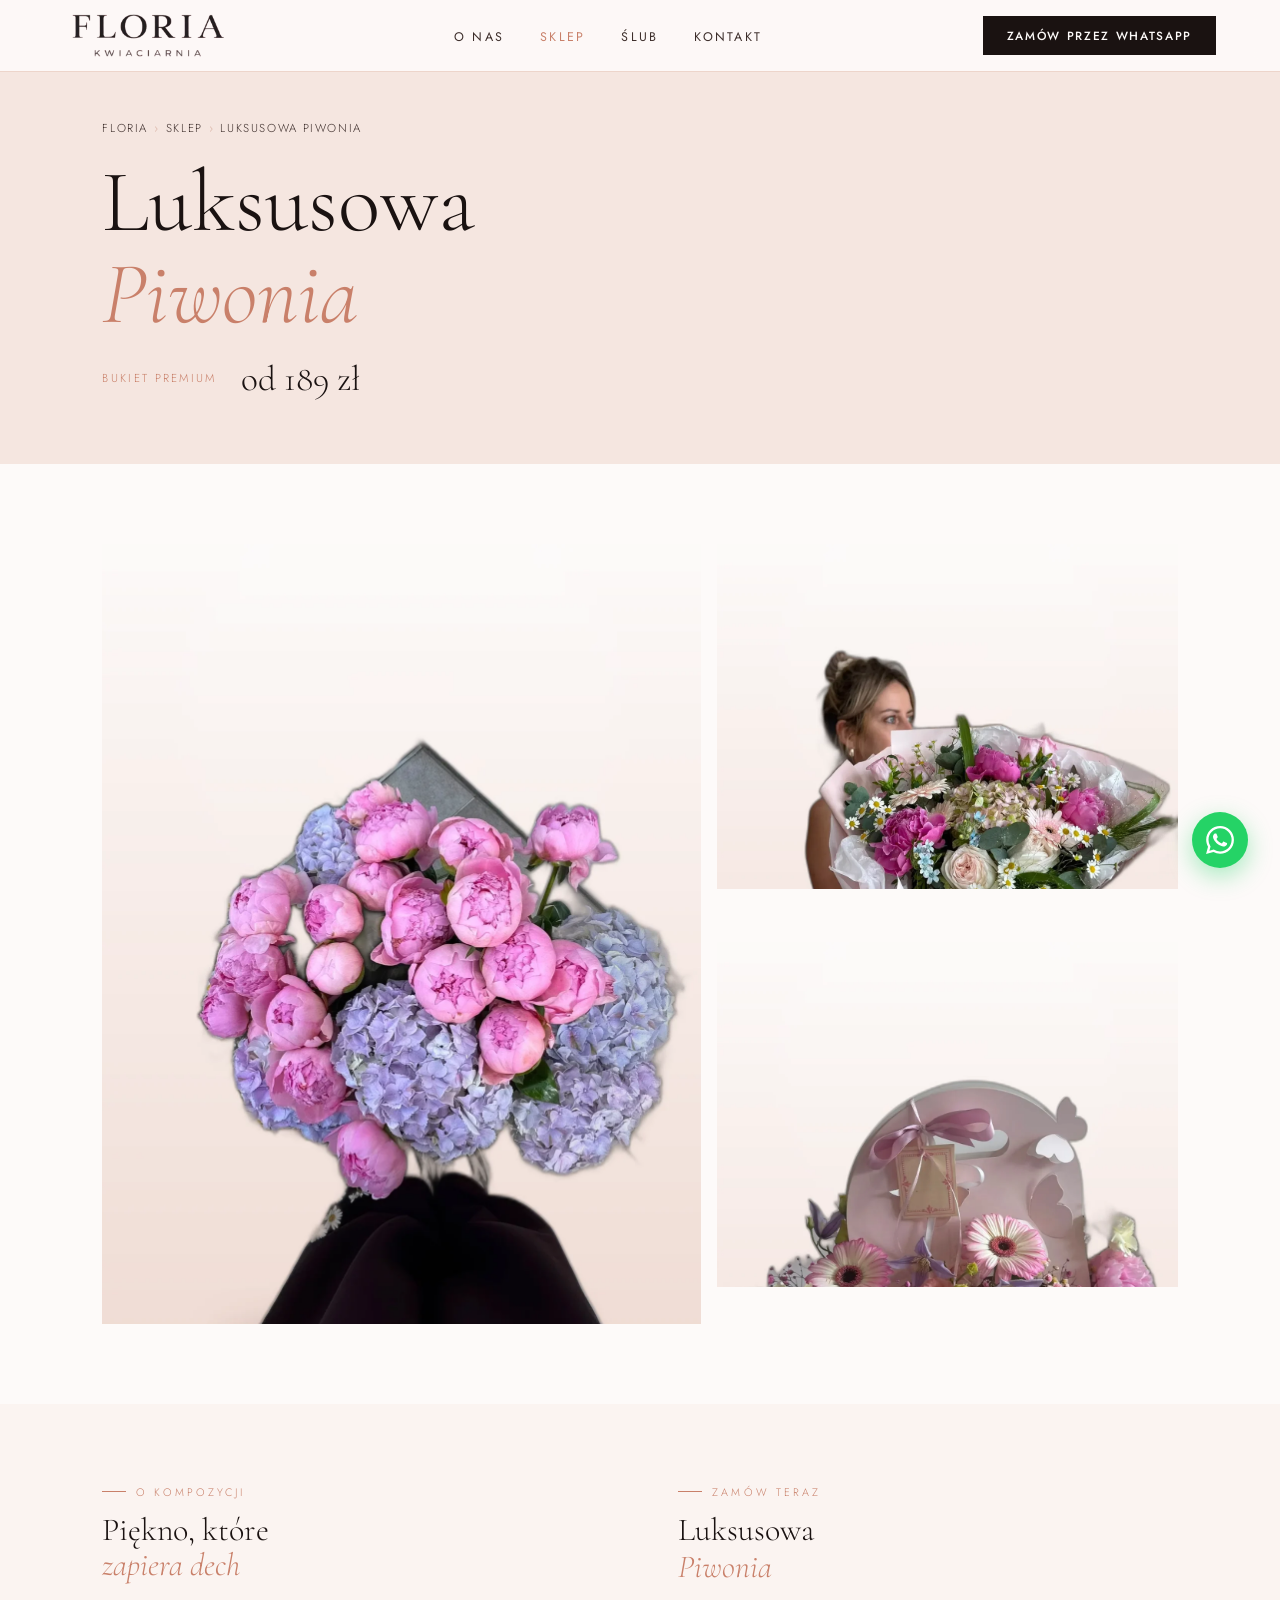
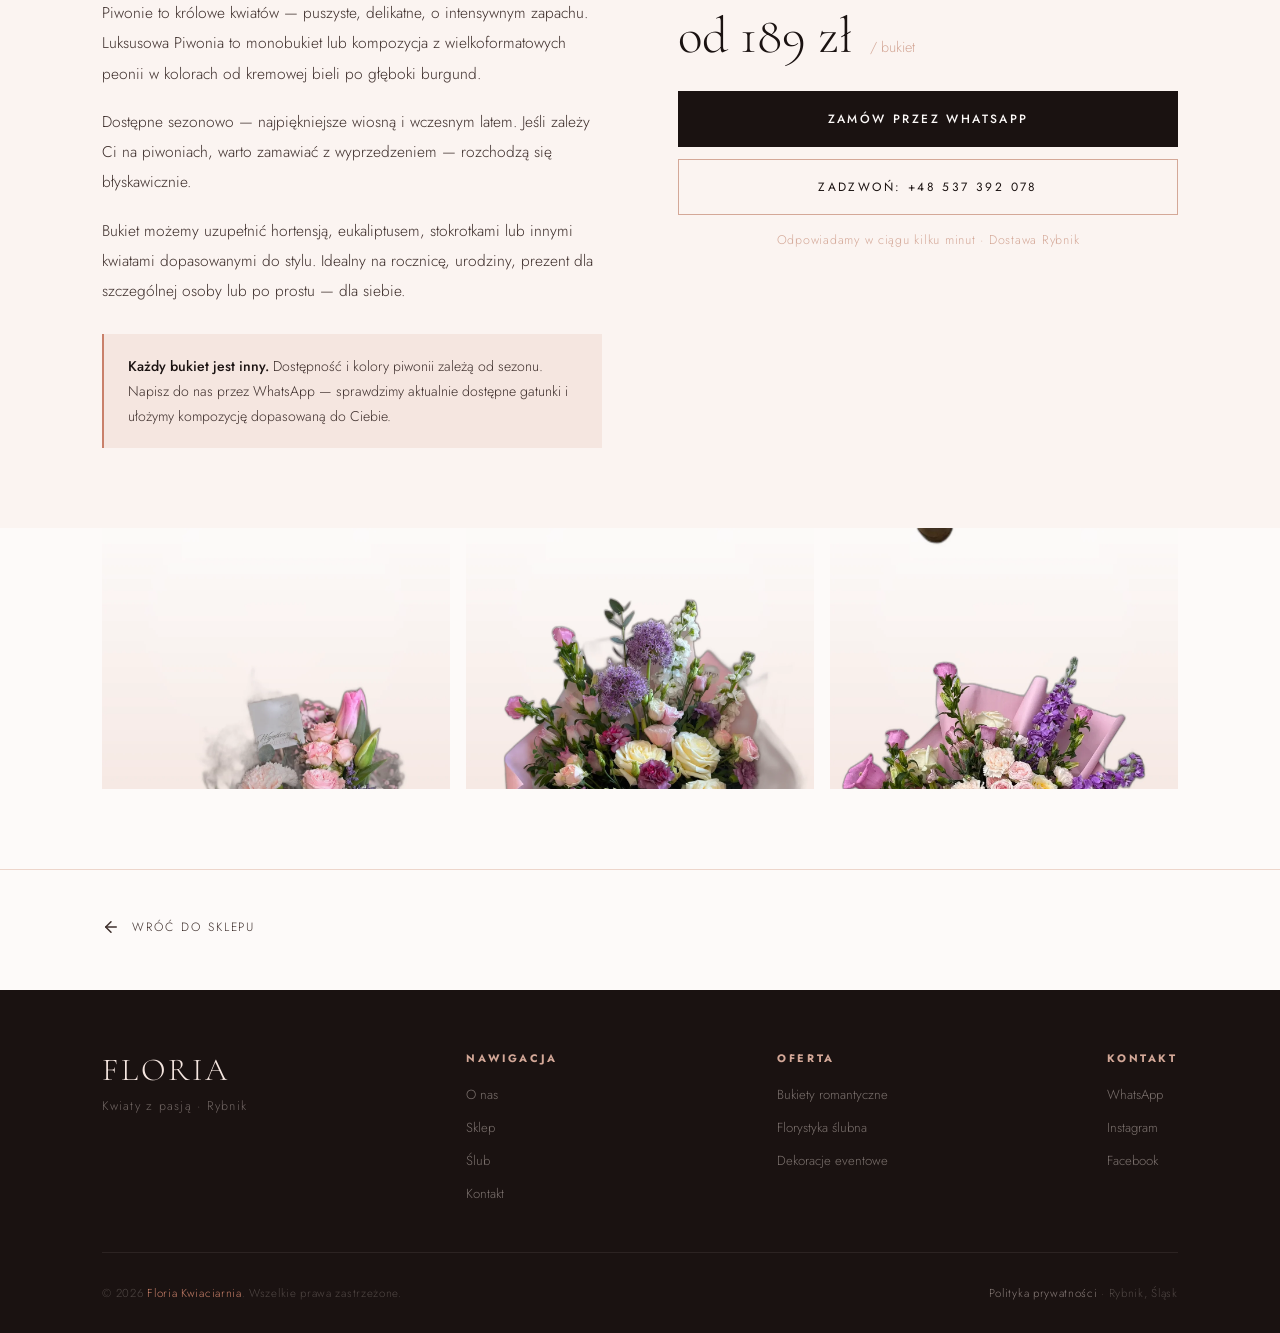
<file: luksusowa-piwonia.html>
<!DOCTYPE html>
<html lang="pl">
<head>
  <meta charset="UTF-8"/>
  <meta name="viewport" content="width=device-width, initial-scale=1.0"/>
  <title>Luksusowa Piwonia — Premium bukiet peonii | Floria Kwiaciarnia Rybnik</title>
  <meta name="description" content="Monobukiet z wielkoformatowych peonii — puszystość, zapach i luksus zamknięty w bukiecie. Dostawa kwiatów Rybnik. Zamów przez WhatsApp. Floria Kwiaciarnia."/>
  <link rel="canonical" href="https://kwiaciarniafloria.pl/luksusowa-piwonia.html"/>
  <link rel="icon" type="image/png" href="favicon.png"/>
  <link rel="apple-touch-icon" href="apple-touch-icon.png"/>
  <link rel="stylesheet" href="shared.css"/>
</head>
<body>
<a href="#main-content" class="skip-link">Przejdź do treści</a>
<nav id="mainNav">
  <a href="index.html" class="nav-logo" aria-label="Floria – strona główna">
    <img src="images/logo-floria-nav.webp" alt="Floria Kwiaciarnia Rybnik" width="160" height="80" loading="eager"/>
  </a>
  <ul class="nav-links">
    <li><a href="index.html#o-nas">O nas</a></li>
    <li><a href="index.html#sklep" class="active">Sklep</a></li>
    <li><a href="slub.html">Ślub</a></li>
    <li><a href="index.html#kontakt">Kontakt</a></li>
  </ul>
  <a href="https://wa.me/48502906966?text=Dzie%C5%84%20dobry!%20Chc%C4%99%20z%C5%82o%C5%BCy%C4%87%20zam%C3%B3wienie." class="nav-cta" target="_blank" rel="noopener noreferrer">Zamów przez WhatsApp</a>
  <button class="hamburger" id="hamburger" type="button" onclick="toggleMenu()" aria-label="Otwórz menu" aria-expanded="false"><span></span><span></span><span></span></button>
</nav>
<div class="mobile-menu" id="mobileMenu">
  <a href="index.html#o-nas" onclick="closeMenu()">O nas</a>
  <a href="index.html#sklep" onclick="closeMenu()">Sklep</a>
  <a href="slub.html" onclick="closeMenu()">Ślub</a>
  <a href="index.html#kontakt" onclick="closeMenu()">Kontakt</a>
  <a href="https://wa.me/48502906966" target="_blank" rel="noopener noreferrer" style="color:var(--petal);margin-top:8px;">Zamów przez WhatsApp →</a>
</div>

<main id="main-content">
<section class="product-hero">
  <div class="product-hero-inner fade-up">
    <nav class="breadcrumb" aria-label="Breadcrumb">
      <a href="index.html">Floria</a><span class="breadcrumb-sep">›</span>
      <a href="index.html#sklep">Sklep</a><span class="breadcrumb-sep">›</span>
      <span>Luksusowa Piwonia</span>
    </nav>
    <h1 class="product-hero-title">Luksusowa<br><em>Piwonia</em></h1>
    <div class="product-hero-meta">
      <span class="product-hero-cat">Bukiet premium</span>
      <span class="product-hero-price">od 189 zł</span>
    </div>
  </div>
</section>

<section class="product-gallery">
  <div class="product-gallery-inner">
    <div class="product-gallery-main fade-up">
      <img src="images/IMG-20260608-WA0328-studio.webp" alt="Luksusowa Piwonia — bukiet różowych peonii z hortensją, Floria Rybnik" loading="eager"/>
    </div>
    <div class="product-gallery-thumb fade-up">
      <img src="images/IMG-20260608-WA0170-studio.webp" alt="Florysta trzymający imponujący bukiet piwonii i stokrotek" loading="lazy"/>
    </div>
    <div class="product-gallery-thumb fade-up">
      <img src="images/IMG-20260608-WA0197-studio.webp" alt="Elegancki flower box z piwoniami i gerberami" loading="lazy"/>
    </div>
  </div>
</section>

<section class="product-info-section">
  <div class="product-info-inner">
    <div class="product-info-desc fade-up">
      <div class="section-eyebrow">O kompozycji</div>
      <h2 class="section-title" style="font-size:clamp(1.8rem,2.5vw,2.6rem);">Piękno, które<br><em>zapiera dech</em></h2>
      <p>Piwonie to królowe kwiatów — puszyste, delikatne, o intensywnym zapachu. Luksusowa Piwonia to monobukiet lub kompozycja z wielkoformatowych peonii w kolorach od kremowej bieli po głęboki burgund.</p>
      <p>Dostępne sezonowo — najpiękniejsze wiosną i wczesnym latem. Jeśli zależy Ci na piwoniach, warto zamawiać z wyprzedzeniem — rozchodzą się błyskawicznie.</p>
      <p>Bukiet możemy uzupełnić hortensją, eukaliptusem, stokrotkami lub innymi kwiatami dopasowanymi do stylu. Idealny na rocznicę, urodziny, prezent dla szczególnej osoby lub po prostu — dla siebie.</p>
      <div class="product-info-note">
        <strong>Każdy bukiet jest inny.</strong> Dostępność i kolory piwonii zależą od sezonu. Napisz do nas przez WhatsApp — sprawdzimy aktualnie dostępne gatunki i ułożymy kompozycję dopasowaną do Ciebie.
      </div>
    </div>
    <div class="product-cta-box fade-up">
      <div class="section-eyebrow">Zamów teraz</div>
      <p class="product-cta-title">Luksusowa<br><em>Piwonia</em></p>
      <p class="product-price-big">od 189 zł <small>/ bukiet</small></p>
      <a href="https://wa.me/48502906966?text=Dzie%C5%84%20dobry!%20Chc%C4%99%20zam%C3%B3wi%C4%87%20%E2%80%9ELuksusow%C4%85%20Piwoniu%E2%80%9D%20(od%20189%20z%C5%82)." class="btn-primary" target="_blank" rel="noopener noreferrer">Zamów przez WhatsApp</a>
      <a href="tel:+48537392078" class="btn-outline">Zadzwoń: +48 537 392 078</a>
      <p class="product-cta-note">Odpowiadamy w ciągu kilku minut · Dostawa Rybnik</p>
    </div>
  </div>
</section>

<section class="product-gallery" style="padding-top:0;">
  <div class="product-gallery-inner" style="grid-template-columns:repeat(3,1fr);grid-template-rows:auto;">
    <div class="product-gallery-thumb fade-up">
      <img src="images/IMG-20260608-WA0185-studio.webp" alt="Flower box z tulipanami i różami na okrągłym stoliku" loading="lazy"/>
    </div>
    <div class="product-gallery-thumb fade-up">
      <img src="images/IMG-20260608-WA0163-studio.webp" alt="Bukiet z lawendą, białymi różami i allium" loading="lazy"/>
    </div>
    <div class="product-gallery-thumb fade-up">
      <img src="images/IMG-20260608-WA0166-studio.webp" alt="Pastelowy bukiet z piwoniami i różami" loading="lazy"/>
    </div>
  </div>
</section>

<div class="back-section">
  <a href="index.html#sklep" class="back-link">
    <svg width="18" height="18" viewBox="0 0 24 24" fill="none" stroke="currentColor" stroke-width="2" stroke-linecap="round" stroke-linejoin="round"><line x1="19" y1="12" x2="5" y2="12"/><polyline points="12 19 5 12 12 5"/></svg>
    Wróć do sklepu
  </a>
</div>
</main>

<footer>
  <div class="footer-top">
    <div><div class="footer-brand">FLORIA</div><div class="footer-tagline">Kwiaty z pasją · Rybnik</div></div>
    <div class="footer-links-col"><h4>Nawigacja</h4><ul><li><a href="index.html#o-nas">O nas</a></li><li><a href="index.html#sklep">Sklep</a></li><li><a href="slub.html">Ślub</a></li><li><a href="index.html#kontakt">Kontakt</a></li></ul></div>
    <div class="footer-links-col"><h4>Oferta</h4><ul><li><a href="index.html#sklep">Bukiety romantyczne</a></li><li><a href="slub.html">Florystyka ślubna</a></li><li><a href="index.html#sklep">Dekoracje eventowe</a></li></ul></div>
    <div class="footer-links-col"><h4>Kontakt</h4><ul><li><a href="https://wa.me/48502906966" target="_blank" rel="noopener noreferrer">WhatsApp</a></li><li><a href="https://www.instagram.com/kwiaciarnia.floria/" target="_blank" rel="noopener noreferrer">Instagram</a></li><li><a href="https://www.facebook.com/people/Kwiaciarnia-Floria/61571838223422/" target="_blank" rel="noopener noreferrer">Facebook</a></li></ul></div>
  </div>
  <div class="footer-bottom">
    <div class="footer-copy">© 2026 <span>Floria Kwiaciarnia</span>. Wszelkie prawa zastrzeżone.</div>
    <div class="footer-copy"><a href="polityka-prywatnosci.html" style="color:rgba(245,230,224,.5);text-decoration:none;">Polityka prywatności</a> · Rybnik, Śląsk</div>
  </div>
</footer>
<a href="https://wa.me/48502906966?text=Dzie%C5%84%20dobry!%20Chc%C4%99%20zam%C3%B3wi%C4%87%20bukiet." class="wa-fab" target="_blank" rel="noopener noreferrer" title="WhatsApp">
  <svg viewBox="0 0 24 24"><path d="M17.472 14.382c-.297-.149-1.758-.867-2.03-.967-.273-.099-.471-.148-.67.15-.197.297-.767.966-.94 1.164-.173.199-.347.223-.644.075-.297-.15-1.255-.463-2.39-1.475-.883-.788-1.48-1.761-1.653-2.059-.173-.297-.018-.458.13-.606.134-.133.298-.347.446-.52.149-.174.198-.298.298-.497.099-.198.05-.371-.025-.52-.075-.149-.669-1.612-.916-2.207-.242-.579-.487-.5-.669-.51-.173-.008-.371-.01-.57-.01-.198 0-.52.074-.792.372-.272.297-1.04 1.016-1.04 2.479 0 1.462 1.065 2.875 1.213 3.074.149.198 2.096 3.2 5.077 4.487.709.306 1.262.489 1.694.625.712.227 1.36.195 1.871.118.571-.085 1.758-.719 2.006-1.413.248-.694.248-1.289.173-1.413-.074-.124-.272-.198-.57-.347m-5.421 7.403h-.004a9.87 9.87 0 01-5.031-1.378l-.361-.214-3.741.982.998-3.648-.235-.374a9.86 9.86 0 01-1.51-5.26c.001-5.45 4.436-9.884 9.888-9.884 2.64 0 5.122 1.03 6.988 2.898a9.825 9.825 0 012.893 6.994c-.003 5.45-4.437 9.884-9.885 9.884m8.413-18.297A11.815 11.815 0 0012.05 0C5.495 0 .16 5.335.157 11.892c0 2.096.547 4.142 1.588 5.945L.057 24l6.305-1.654a11.882 11.882 0 005.683 1.448h.005c6.554 0 11.89-5.335 11.893-11.893a11.821 11.821 0 00-3.48-8.413z"/></svg>
</a>
<script>
  window.addEventListener('scroll', () => { document.getElementById('mainNav').classList.toggle('scrolled', window.scrollY > 40); }, { passive: true });
  function toggleMenu() { const m = document.getElementById('mobileMenu'), b = document.getElementById('hamburger'), o = m.classList.toggle('open'); b.setAttribute('aria-expanded', String(o)); b.setAttribute('aria-label', o ? 'Zamknij menu' : 'Otwórz menu'); }
  function closeMenu() { document.getElementById('mobileMenu').classList.remove('open'); const b = document.getElementById('hamburger'); b.setAttribute('aria-expanded','false'); b.setAttribute('aria-label','Otwórz menu'); }
  const obs = new IntersectionObserver(es => es.forEach(e => { if (e.isIntersecting) { e.target.classList.add('visible'); obs.unobserve(e.target); } }), { threshold: 0.1 });
  document.querySelectorAll('.fade-up').forEach(el => obs.observe(el));
</script>
</body>
</html>
</file>
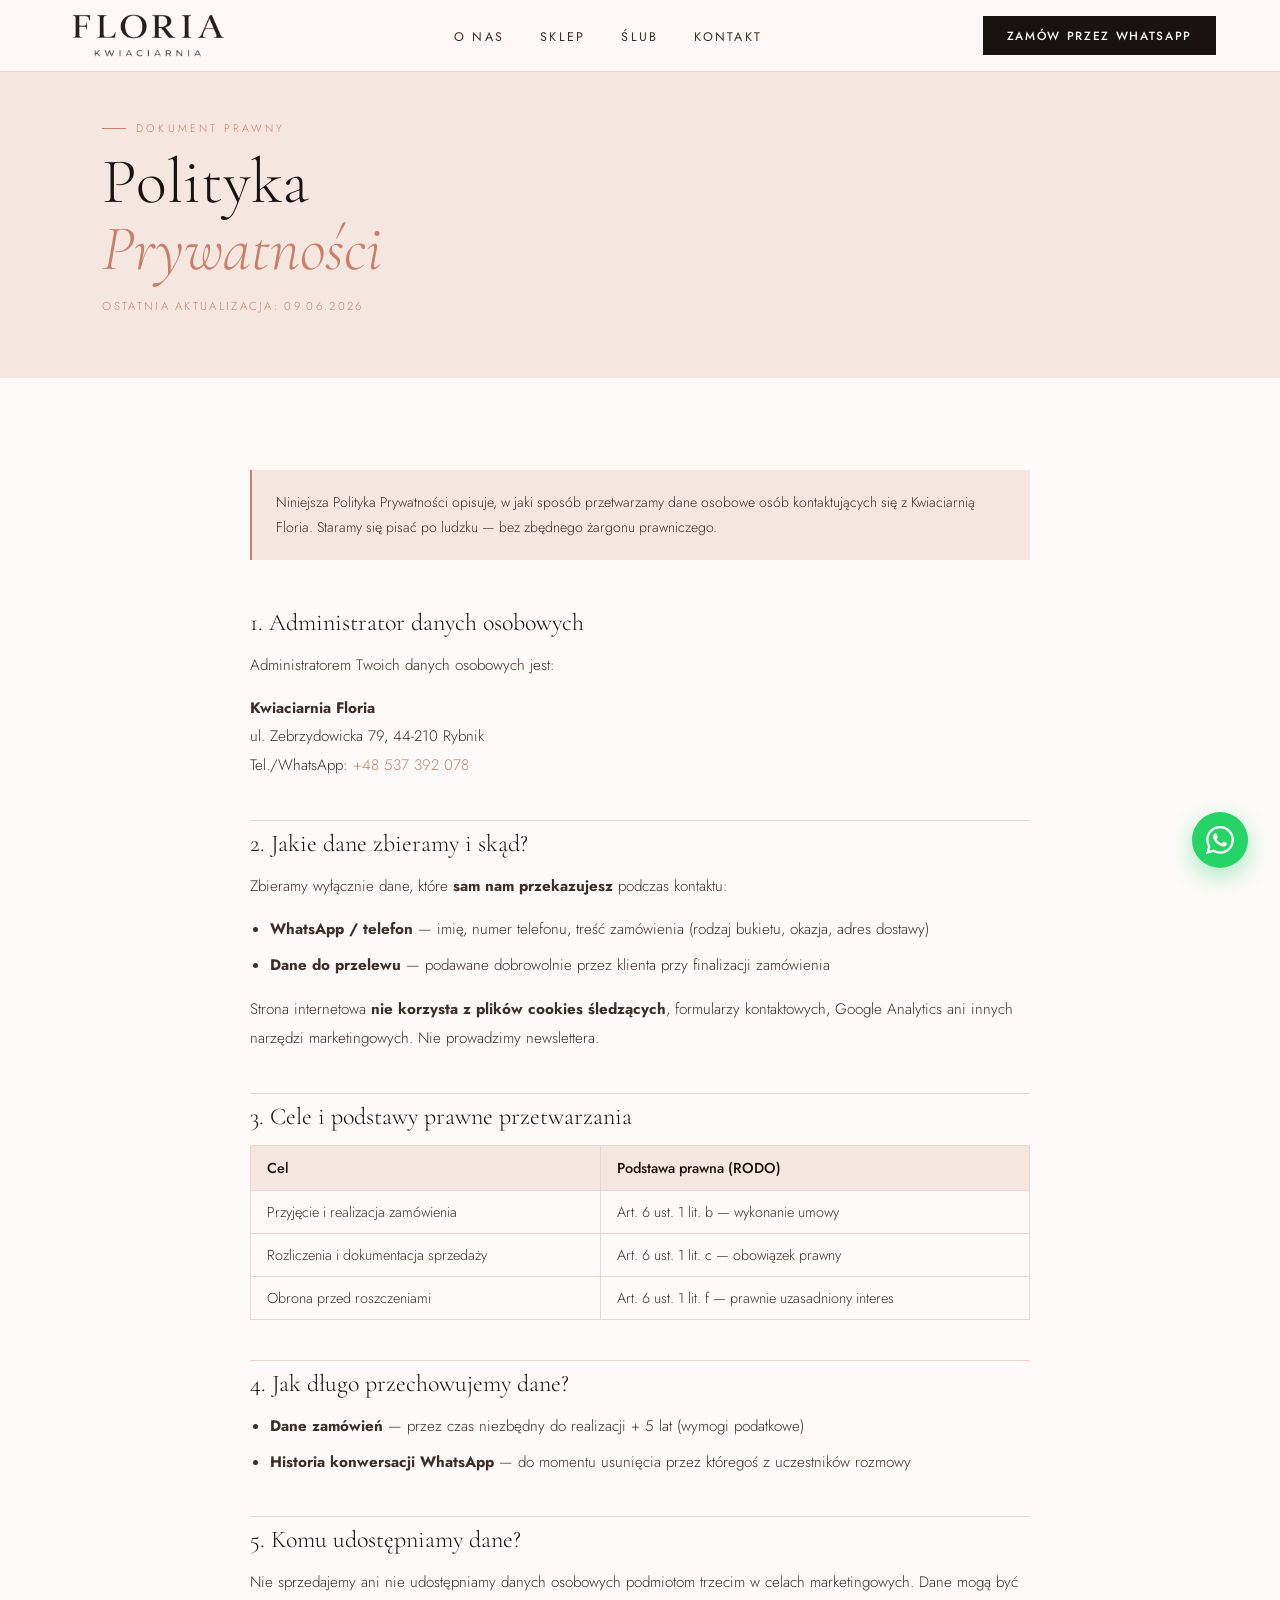
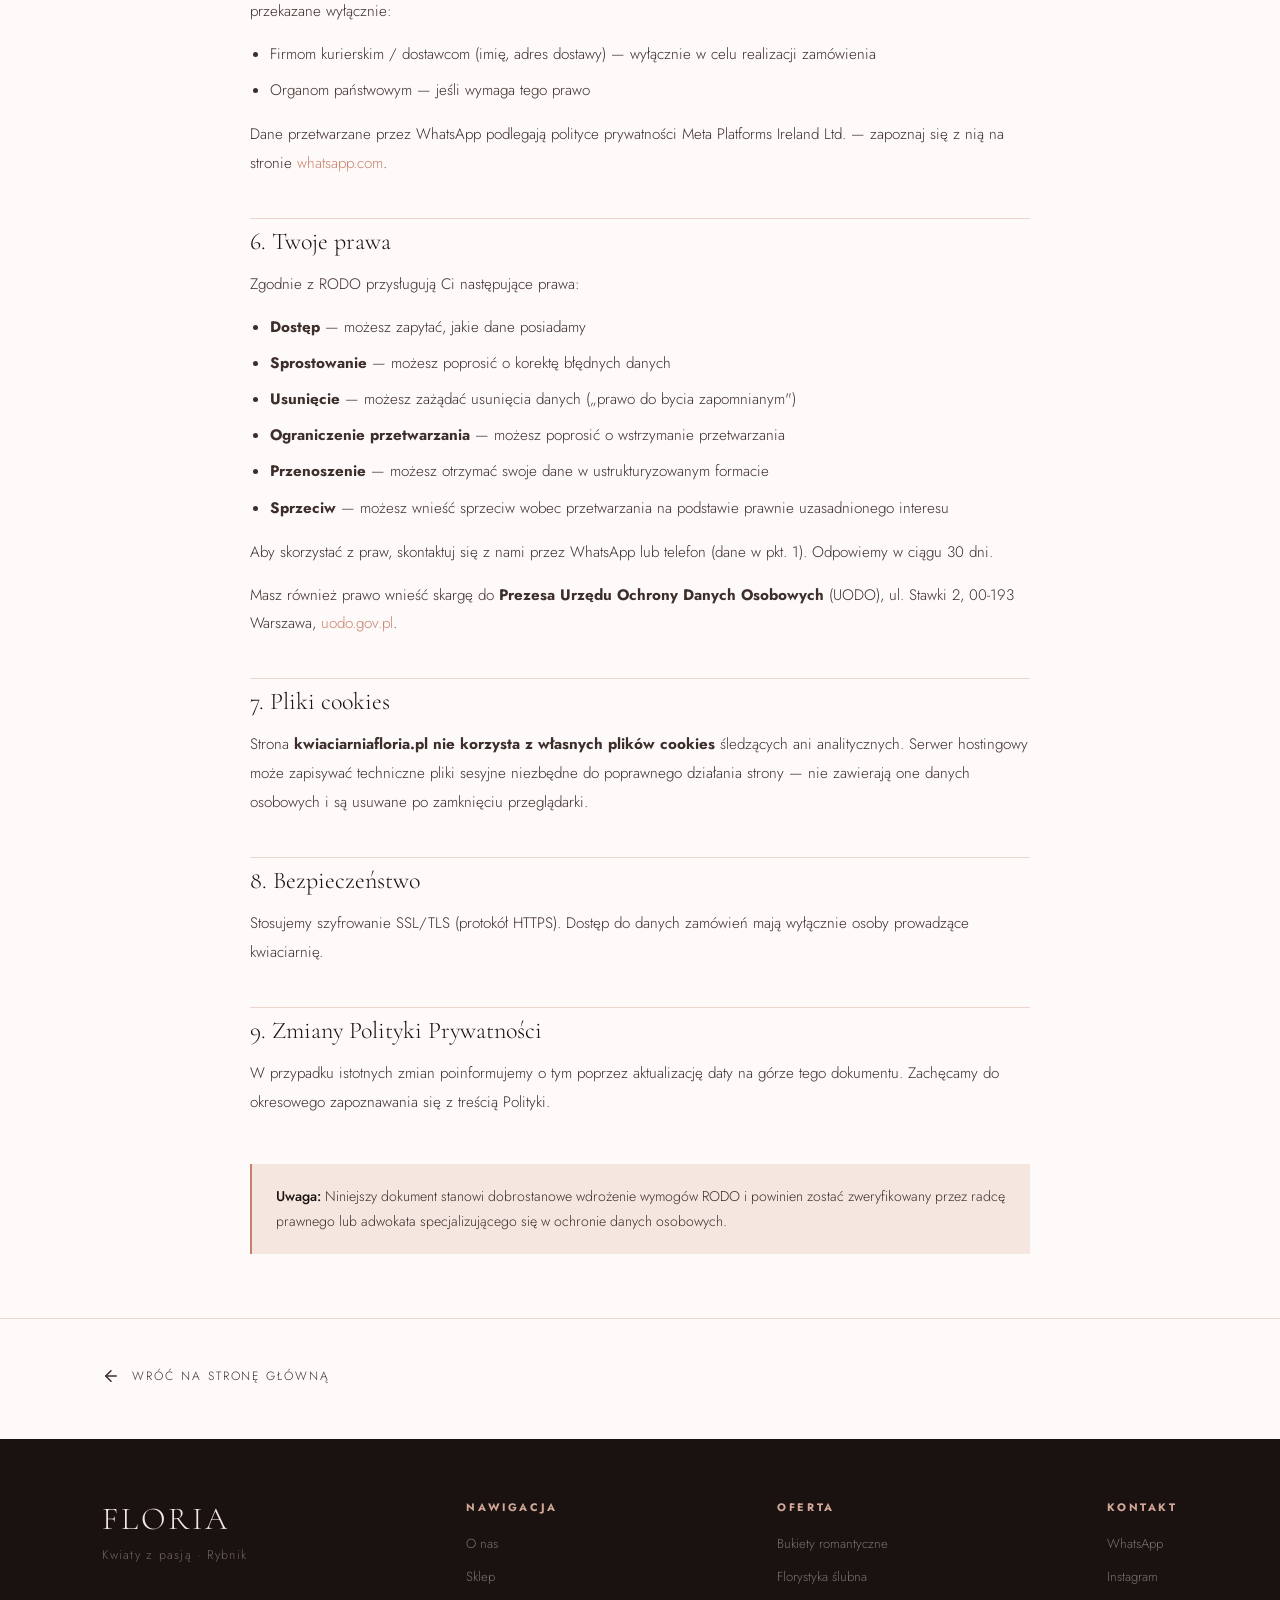
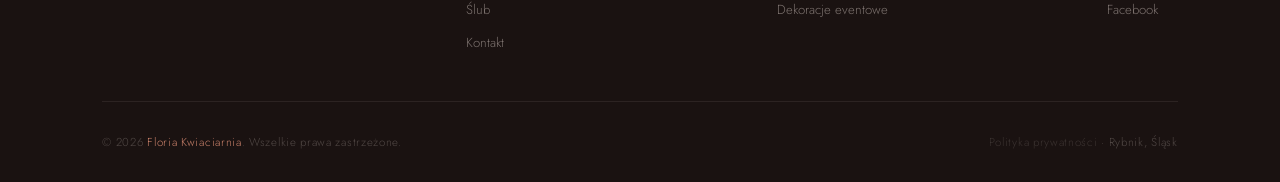
<file: polityka-prywatnosci.html>
<!DOCTYPE html>
<html lang="pl">
<head>
  <meta charset="UTF-8"/>
  <meta name="viewport" content="width=device-width, initial-scale=1.0"/>
  <title>Polityka Prywatności | Floria Kwiaciarnia Rybnik</title>
  <meta name="description" content="Polityka prywatności Kwiaciarni Floria Rybnik. Informacje o przetwarzaniu danych osobowych zgodnie z RODO."/>
  <meta name="robots" content="noindex,follow"/>
  <link rel="canonical" href="https://kwiaciarniafloria.pl/polityka-prywatnosci.html"/>
  <link rel="icon" type="image/png" href="favicon.png"/>
  <link rel="apple-touch-icon" href="apple-touch-icon.png"/>
  <link rel="stylesheet" href="shared.css"/>
</head>
<body>
<a href="#main-content" class="skip-link">Przejdź do treści</a>
<nav id="mainNav">
  <a href="index.html" class="nav-logo" aria-label="Floria – strona główna">
    <img src="images/logo-floria-nav.webp" alt="Floria Kwiaciarnia Rybnik" width="160" height="80" loading="eager"/>
  </a>
  <ul class="nav-links">
    <li><a href="index.html#o-nas">O nas</a></li>
    <li><a href="index.html#sklep">Sklep</a></li>
    <li><a href="slub.html">Ślub</a></li>
    <li><a href="index.html#kontakt">Kontakt</a></li>
  </ul>
  <a href="https://wa.me/48502906966?text=Dzie%C5%84%20dobry!%20Chc%C4%99%20z%C5%82o%C5%BCy%C4%87%20zam%C3%B3wienie." class="nav-cta" target="_blank" rel="noopener noreferrer">Zamów przez WhatsApp</a>
  <button class="hamburger" id="hamburger" type="button" onclick="toggleMenu()" aria-label="Otwórz menu" aria-expanded="false"><span></span><span></span><span></span></button>
</nav>
<div class="mobile-menu" id="mobileMenu">
  <a href="index.html#o-nas" onclick="closeMenu()">O nas</a>
  <a href="index.html#sklep" onclick="closeMenu()">Sklep</a>
  <a href="slub.html" onclick="closeMenu()">Ślub</a>
  <a href="index.html#kontakt" onclick="closeMenu()">Kontakt</a>
  <a href="https://wa.me/48502906966" target="_blank" rel="noopener noreferrer" style="color:var(--petal);margin-top:8px;">Zamów przez WhatsApp →</a>
</div>

<main id="main-content">
<section class="product-hero">
  <div class="product-hero-inner">
    <div class="section-eyebrow">Dokument prawny</div>
    <h1 class="product-hero-title" style="font-size:clamp(2.4rem,6vw,4rem);">Polityka<br><em>Prywatności</em></h1>
    <div class="product-hero-meta">
      <span class="product-hero-cat">Ostatnia aktualizacja: 09.06.2026</span>
    </div>
  </div>
</section>

<section style="padding: 64px 8vw; background: var(--white);">
  <div style="max-width: 780px; margin: 0 auto;" class="privacy-body">

    <div class="product-info-note" style="margin-bottom: 40px;">
      Niniejsza Polityka Prywatności opisuje, w jaki sposób przetwarzamy dane osobowe osób kontaktujących się z Kwiaciarnią Floria. Staramy się pisać po ludzku — bez zbędnego żargonu prawniczego.
    </div>

    <h2>1. Administrator danych osobowych</h2>
    <p>Administratorem Twoich danych osobowych jest:</p>
    <p><strong>Kwiaciarnia Floria</strong><br>
    ul. Zebrzydowicka 79, 44-210 Rybnik<br>
    Tel./WhatsApp: <a href="tel:+48537392078">+48 537 392 078</a></p>

    <h2>2. Jakie dane zbieramy i skąd?</h2>
    <p>Zbieramy wyłącznie dane, które <strong>sam nam przekazujesz</strong> podczas kontaktu:</p>
    <ul>
      <li><strong>WhatsApp / telefon</strong> — imię, numer telefonu, treść zamówienia (rodzaj bukietu, okazja, adres dostawy)</li>
      <li><strong>Dane do przelewu</strong> — podawane dobrowolnie przez klienta przy finalizacji zamówienia</li>
    </ul>
    <p>Strona internetowa <strong>nie korzysta z plików cookies śledzących</strong>, formularzy kontaktowych, Google Analytics ani innych narzędzi marketingowych. Nie prowadzimy newslettera.</p>

    <h2>3. Cele i podstawy prawne przetwarzania</h2>
    <table>
      <thead><tr><th>Cel</th><th>Podstawa prawna (RODO)</th></tr></thead>
      <tbody>
        <tr><td>Przyjęcie i realizacja zamówienia</td><td>Art. 6 ust. 1 lit. b — wykonanie umowy</td></tr>
        <tr><td>Rozliczenia i dokumentacja sprzedaży</td><td>Art. 6 ust. 1 lit. c — obowiązek prawny</td></tr>
        <tr><td>Obrona przed roszczeniami</td><td>Art. 6 ust. 1 lit. f — prawnie uzasadniony interes</td></tr>
      </tbody>
    </table>

    <h2>4. Jak długo przechowujemy dane?</h2>
    <ul>
      <li><strong>Dane zamówień</strong> — przez czas niezbędny do realizacji + 5 lat (wymogi podatkowe)</li>
      <li><strong>Historia konwersacji WhatsApp</strong> — do momentu usunięcia przez któregoś z uczestników rozmowy</li>
    </ul>

    <h2>5. Komu udostępniamy dane?</h2>
    <p>Nie sprzedajemy ani nie udostępniamy danych osobowych podmiotom trzecim w celach marketingowych. Dane mogą być przekazane wyłącznie:</p>
    <ul>
      <li>Firmom kurierskim / dostawcom (imię, adres dostawy) — wyłącznie w celu realizacji zamówienia</li>
      <li>Organom państwowym — jeśli wymaga tego prawo</li>
    </ul>
    <p>Dane przetwarzane przez WhatsApp podlegają polityce prywatności Meta Platforms Ireland Ltd. — zapoznaj się z nią na stronie <a href="https://www.whatsapp.com/legal/privacy-policy" target="_blank" rel="noopener noreferrer">whatsapp.com</a>.</p>

    <h2>6. Twoje prawa</h2>
    <p>Zgodnie z RODO przysługują Ci następujące prawa:</p>
    <ul>
      <li><strong>Dostęp</strong> — możesz zapytać, jakie dane posiadamy</li>
      <li><strong>Sprostowanie</strong> — możesz poprosić o korektę błędnych danych</li>
      <li><strong>Usunięcie</strong> — możesz zażądać usunięcia danych („prawo do bycia zapomnianym")</li>
      <li><strong>Ograniczenie przetwarzania</strong> — możesz poprosić o wstrzymanie przetwarzania</li>
      <li><strong>Przenoszenie</strong> — możesz otrzymać swoje dane w ustrukturyzowanym formacie</li>
      <li><strong>Sprzeciw</strong> — możesz wnieść sprzeciw wobec przetwarzania na podstawie prawnie uzasadnionego interesu</li>
    </ul>
    <p>Aby skorzystać z praw, skontaktuj się z nami przez WhatsApp lub telefon (dane w pkt. 1). Odpowiemy w ciągu 30 dni.</p>
    <p>Masz również prawo wnieść skargę do <strong>Prezesa Urzędu Ochrony Danych Osobowych</strong> (UODO), ul. Stawki 2, 00-193 Warszawa, <a href="https://uodo.gov.pl" target="_blank" rel="noopener noreferrer">uodo.gov.pl</a>.</p>

    <h2>7. Pliki cookies</h2>
    <p>Strona <strong>kwiaciarniafloria.pl nie korzysta z własnych plików cookies</strong> śledzących ani analitycznych. Serwer hostingowy może zapisywać techniczne pliki sesyjne niezbędne do poprawnego działania strony — nie zawierają one danych osobowych i są usuwane po zamknięciu przeglądarki.</p>

    <h2>8. Bezpieczeństwo</h2>
    <p>Stosujemy szyfrowanie SSL/TLS (protokół HTTPS). Dostęp do danych zamówień mają wyłącznie osoby prowadzące kwiaciarnię.</p>

    <h2>9. Zmiany Polityki Prywatności</h2>
    <p>W przypadku istotnych zmian poinformujemy o tym poprzez aktualizację daty na górze tego dokumentu. Zachęcamy do okresowego zapoznawania się z treścią Polityki.</p>

    <div class="product-info-note" style="margin-top: 48px;">
      <strong>Uwaga:</strong> Niniejszy dokument stanowi dobrostanowe wdrożenie wymogów RODO i powinien zostać zweryfikowany przez radcę prawnego lub adwokata specjalizującego się w ochronie danych osobowych.
    </div>

  </div>
</section>

<div class="back-section">
  <a href="index.html" class="back-link">
    <svg width="18" height="18" viewBox="0 0 24 24" fill="none" stroke="currentColor" stroke-width="2" stroke-linecap="round" stroke-linejoin="round"><line x1="19" y1="12" x2="5" y2="12"/><polyline points="12 19 5 12 12 5"/></svg>
    Wróć na stronę główną
  </a>
</div>
</main>

<footer>
  <div class="footer-top">
    <div><div class="footer-brand">FLORIA</div><div class="footer-tagline">Kwiaty z pasją · Rybnik</div></div>
    <div class="footer-links-col"><h4>Nawigacja</h4><ul><li><a href="index.html#o-nas">O nas</a></li><li><a href="index.html#sklep">Sklep</a></li><li><a href="slub.html">Ślub</a></li><li><a href="index.html#kontakt">Kontakt</a></li></ul></div>
    <div class="footer-links-col"><h4>Oferta</h4><ul><li><a href="index.html#sklep">Bukiety romantyczne</a></li><li><a href="slub.html">Florystyka ślubna</a></li><li><a href="index.html#sklep">Dekoracje eventowe</a></li></ul></div>
    <div class="footer-links-col"><h4>Kontakt</h4><ul><li><a href="https://wa.me/48502906966" target="_blank" rel="noopener noreferrer">WhatsApp</a></li><li><a href="https://www.instagram.com/kwiaciarnia.floria/" target="_blank" rel="noopener noreferrer">Instagram</a></li><li><a href="https://www.facebook.com/people/Kwiaciarnia-Floria/61571838223422/" target="_blank" rel="noopener noreferrer">Facebook</a></li></ul></div>
  </div>
  <div class="footer-bottom">
    <div class="footer-copy">© 2026 <span>Floria Kwiaciarnia</span>. Wszelkie prawa zastrzeżone.</div>
    <div class="footer-copy"><a href="polityka-prywatnosci.html" style="color:inherit;text-decoration:none;opacity:.6;">Polityka prywatności</a> · Rybnik, Śląsk</div>
  </div>
</footer>
<a href="https://wa.me/48502906966?text=Dzie%C5%84%20dobry!%20Chc%C4%99%20zam%C3%B3wi%C4%87%20bukiet." class="wa-fab" target="_blank" rel="noopener noreferrer" title="WhatsApp">
  <svg viewBox="0 0 24 24"><path d="M17.472 14.382c-.297-.149-1.758-.867-2.03-.967-.273-.099-.471-.148-.67.15-.197.297-.767.966-.94 1.164-.173.199-.347.223-.644.075-.297-.15-1.255-.463-2.39-1.475-.883-.788-1.48-1.761-1.653-2.059-.173-.297-.018-.458.13-.606.134-.133.298-.347.446-.52.149-.174.198-.298.298-.497.099-.198.05-.371-.025-.52-.075-.149-.669-1.612-.916-2.207-.242-.579-.487-.5-.669-.51-.173-.008-.371-.01-.57-.01-.198 0-.52.074-.792.372-.272.297-1.04 1.016-1.04 2.479 0 1.462 1.065 2.875 1.213 3.074.149.198 2.096 3.2 5.077 4.487.709.306 1.262.489 1.694.625.712.227 1.36.195 1.871.118.571-.085 1.758-.719 2.006-1.413.248-.694.248-1.289.173-1.413-.074-.124-.272-.198-.57-.347m-5.421 7.403h-.004a9.87 9.87 0 01-5.031-1.378l-.361-.214-3.741.982.998-3.648-.235-.374a9.86 9.86 0 01-1.51-5.26c.001-5.45 4.436-9.884 9.888-9.884 2.64 0 5.122 1.03 6.988 2.898a9.825 9.825 0 012.893 6.994c-.003 5.45-4.437 9.884-9.885 9.884m8.413-18.297A11.815 11.815 0 0012.05 0C5.495 0 .16 5.335.157 11.892c0 2.096.547 4.142 1.588 5.945L.057 24l6.305-1.654a11.882 11.882 0 005.683 1.448h.005c6.554 0 11.89-5.335 11.893-11.893a11.821 11.821 0 00-3.48-8.413z"/></svg>
</a>
<script>
  window.addEventListener('scroll', () => { document.getElementById('mainNav').classList.toggle('scrolled', window.scrollY > 40); }, { passive: true });
  function toggleMenu() { const m = document.getElementById('mobileMenu'), b = document.getElementById('hamburger'), o = m.classList.toggle('open'); b.setAttribute('aria-expanded', String(o)); b.setAttribute('aria-label', o ? 'Zamknij menu' : 'Otwórz menu'); }
  function closeMenu() { document.getElementById('mobileMenu').classList.remove('open'); const b = document.getElementById('hamburger'); b.setAttribute('aria-expanded','false'); b.setAttribute('aria-label','Otwórz menu'); }
</script>
<style>
  .privacy-body h2 { font-family: var(--serif); font-size: 1.5rem; font-weight: 300; color: var(--ink); margin: 40px 0 14px; padding-top: 8px; border-top: 1px solid var(--blush-mid); }
  .privacy-body h2:first-of-type { margin-top: 0; border-top: none; }
  .privacy-body p { font-size: .95rem; line-height: 1.9; color: var(--ink-soft); margin-bottom: 14px; }
  .privacy-body ul { padding-left: 20px; margin-bottom: 16px; }
  .privacy-body ul li { font-size: .95rem; line-height: 1.85; color: var(--ink-soft); margin-bottom: 8px; }
  .privacy-body a { color: var(--petal); text-decoration: none; }
  .privacy-body a:hover { text-decoration: underline; }
  .privacy-body table { width: 100%; border-collapse: collapse; margin-bottom: 16px; font-size: .9rem; }
  .privacy-body table th { background: var(--blush); color: var(--ink); font-weight: 500; font-family: var(--sans); text-align: left; padding: 12px 16px; border: 1px solid var(--blush-mid); }
  .privacy-body table td { padding: 11px 16px; border: 1px solid var(--blush-mid); color: var(--ink-soft); vertical-align: top; }
  @media (max-width: 600px) {
    .privacy-body table { font-size: .8rem; }
    .privacy-body table th, .privacy-body table td { padding: 9px 10px; }
  }
</style>
</body>
</html>
</file>
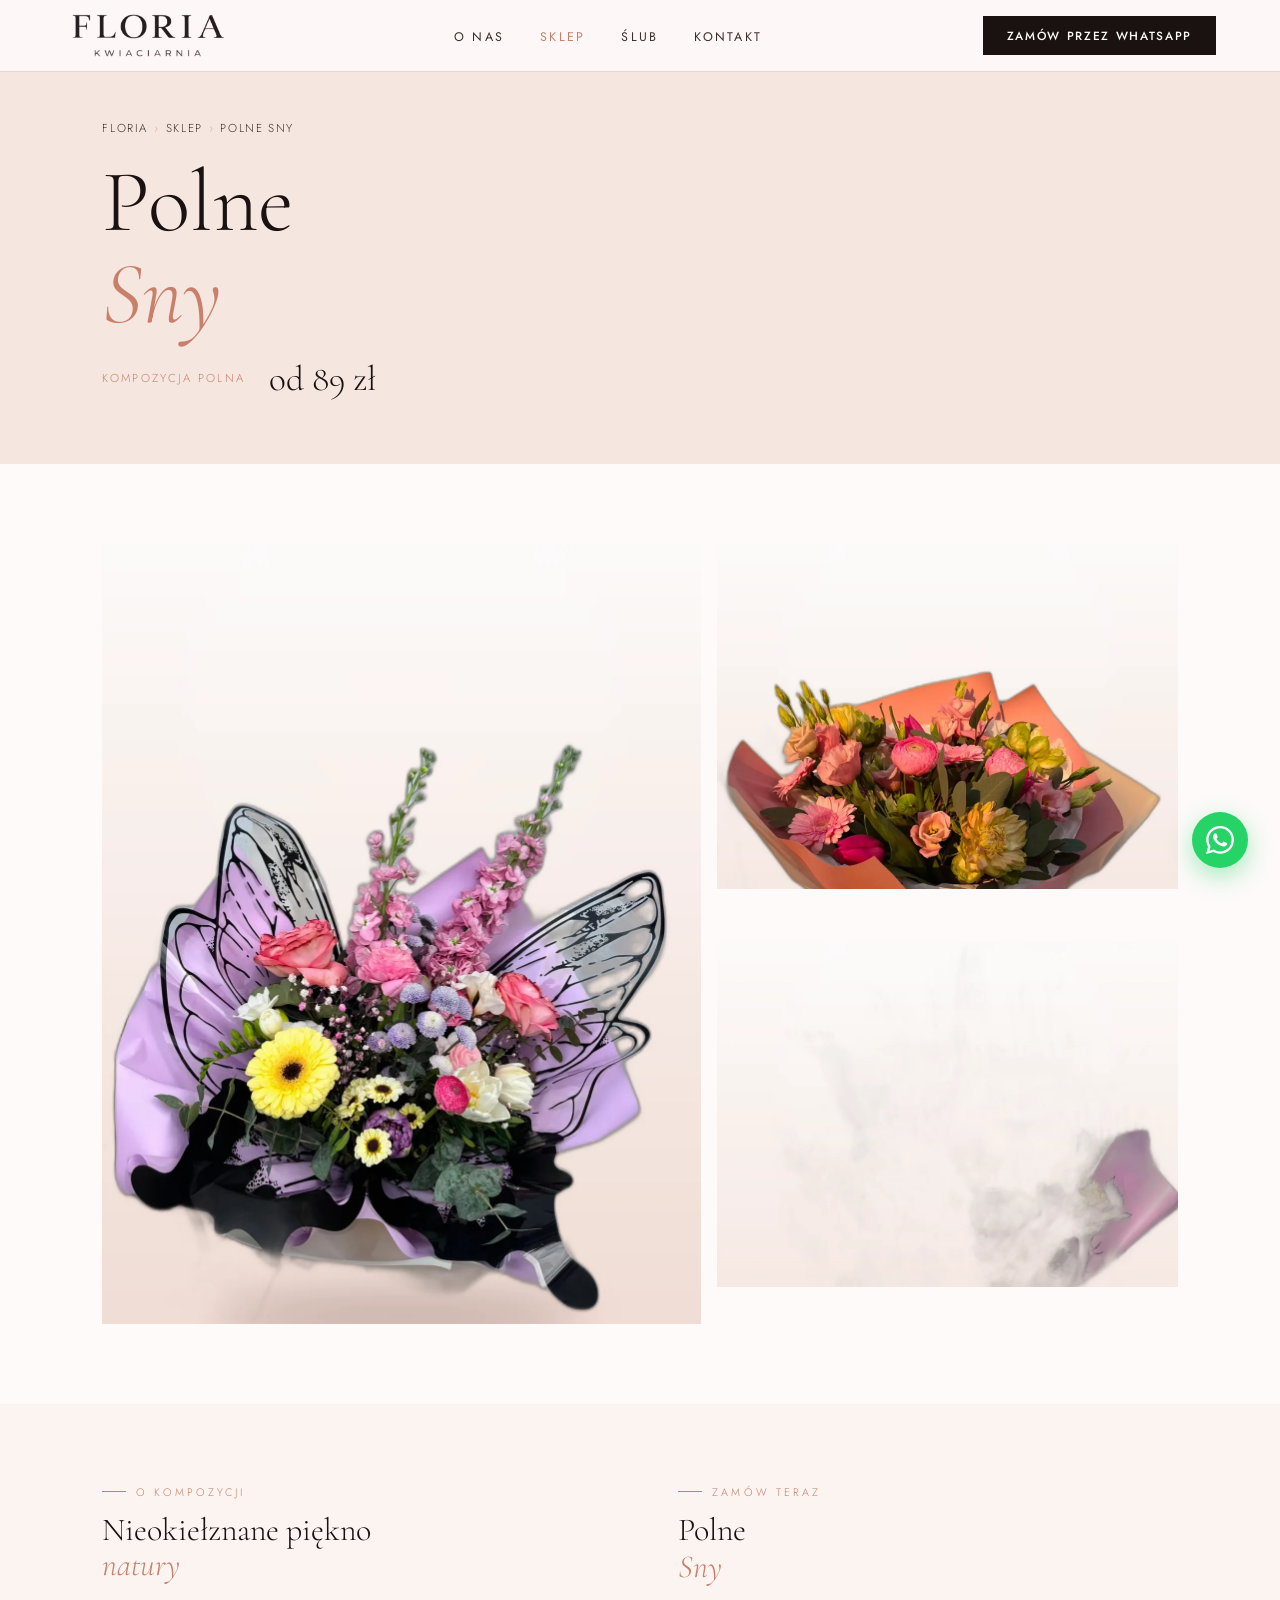
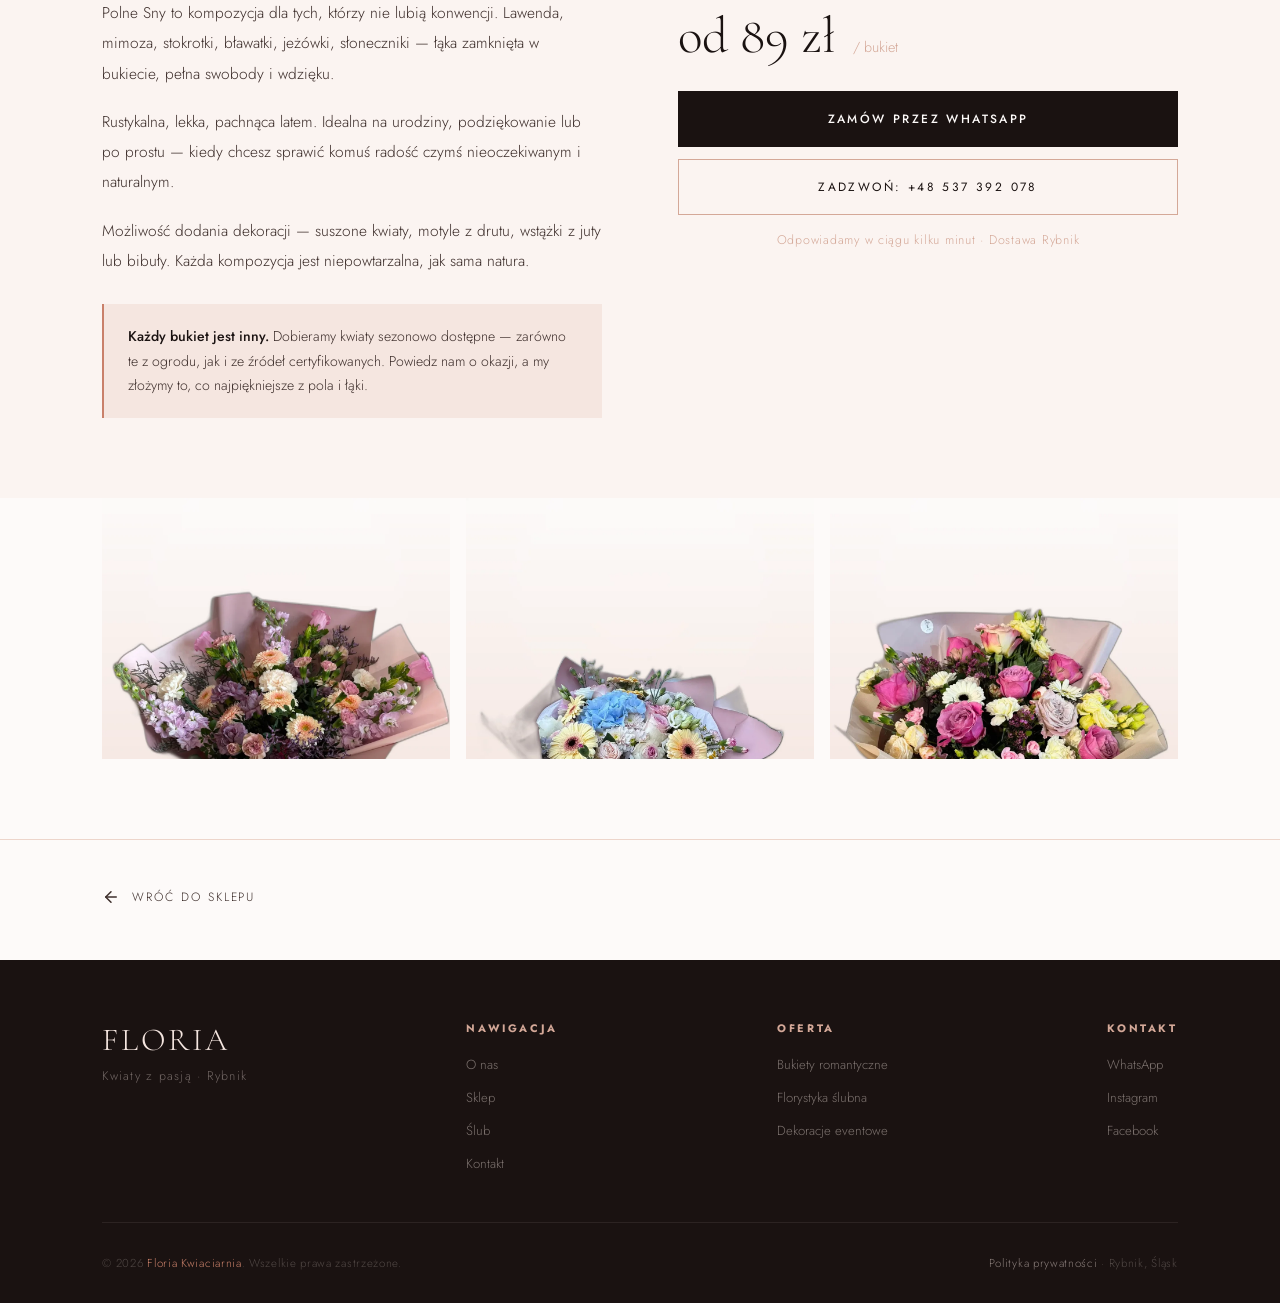
<file: polne-sny.html>
<!DOCTYPE html>
<html lang="pl">
<head>
  <meta charset="UTF-8"/>
  <meta name="viewport" content="width=device-width, initial-scale=1.0"/>
  <title>Polne Sny — Rustykalna kompozycja polna | Floria Kwiaciarnia Rybnik</title>
  <meta name="description" content="Rustykalna kompozycja z polnych kwiatów — lawenda, mimoza, bławatki, stokrotki. Dostawa kwiatów Rybnik przez WhatsApp. Floria Kwiaciarnia Rybnik."/>
  <link rel="canonical" href="https://kwiaciarniafloria.pl/polne-sny.html"/>
  <link rel="icon" type="image/png" href="favicon.png"/>
  <link rel="apple-touch-icon" href="apple-touch-icon.png"/>
  <link rel="stylesheet" href="shared.css"/>
</head>
<body>
<a href="#main-content" class="skip-link">Przejdź do treści</a>
<nav id="mainNav">
  <a href="index.html" class="nav-logo" aria-label="Floria – strona główna">
    <img src="images/logo-floria-nav.webp" alt="Floria Kwiaciarnia Rybnik" width="160" height="80" loading="eager"/>
  </a>
  <ul class="nav-links">
    <li><a href="index.html#o-nas">O nas</a></li>
    <li><a href="index.html#sklep" class="active">Sklep</a></li>
    <li><a href="slub.html">Ślub</a></li>
    <li><a href="index.html#kontakt">Kontakt</a></li>
  </ul>
  <a href="https://wa.me/48502906966?text=Dzie%C5%84%20dobry!%20Chc%C4%99%20z%C5%82o%C5%BCy%C4%87%20zam%C3%B3wienie." class="nav-cta" target="_blank" rel="noopener noreferrer">Zamów przez WhatsApp</a>
  <button class="hamburger" id="hamburger" type="button" onclick="toggleMenu()" aria-label="Otwórz menu" aria-expanded="false"><span></span><span></span><span></span></button>
</nav>
<div class="mobile-menu" id="mobileMenu">
  <a href="index.html#o-nas" onclick="closeMenu()">O nas</a>
  <a href="index.html#sklep" onclick="closeMenu()">Sklep</a>
  <a href="slub.html" onclick="closeMenu()">Ślub</a>
  <a href="index.html#kontakt" onclick="closeMenu()">Kontakt</a>
  <a href="https://wa.me/48502906966" target="_blank" rel="noopener noreferrer" style="color:var(--petal);margin-top:8px;">Zamów przez WhatsApp →</a>
</div>

<main id="main-content">
<section class="product-hero">
  <div class="product-hero-inner fade-up">
    <nav class="breadcrumb" aria-label="Breadcrumb">
      <a href="index.html">Floria</a><span class="breadcrumb-sep">›</span>
      <a href="index.html#sklep">Sklep</a><span class="breadcrumb-sep">›</span>
      <span>Polne Sny</span>
    </nav>
    <h1 class="product-hero-title">Polne<br><em>Sny</em></h1>
    <div class="product-hero-meta">
      <span class="product-hero-cat">Kompozycja polna</span>
      <span class="product-hero-price">od 89 zł</span>
    </div>
  </div>
</section>

<section class="product-gallery">
  <div class="product-gallery-inner">
    <div class="product-gallery-main fade-up">
      <img src="images/IMG-20260608-WA0345-studio.webp" alt="Polne Sny — rustykalna kompozycja z motylimi skrzydłami, Floria Rybnik" loading="eager"/>
    </div>
    <div class="product-gallery-thumb fade-up">
      <img src="images/IMG-20260608-WA0167-studio.webp" alt="Kolorowy bukiet polny z ranunkułami i tulipanami" loading="lazy"/>
    </div>
    <div class="product-gallery-thumb fade-up">
      <img src="images/IMG-20260608-WA0180-studio.webp" alt="Wiosenna kompozycja polna z lawendą i ranunkułami" loading="lazy"/>
    </div>
  </div>
</section>

<section class="product-info-section">
  <div class="product-info-inner">
    <div class="product-info-desc fade-up">
      <div class="section-eyebrow">O kompozycji</div>
      <h2 class="section-title" style="font-size:clamp(1.8rem,2.5vw,2.6rem);">Nieokiełznane piękno<br><em>natury</em></h2>
      <p>Polne Sny to kompozycja dla tych, którzy nie lubią konwencji. Lawenda, mimoza, stokrotki, bławatki, jeżówki, słoneczniki — łąka zamknięta w bukiecie, pełna swobody i wdzięku.</p>
      <p>Rustykalna, lekka, pachnąca latem. Idealna na urodziny, podziękowanie lub po prostu — kiedy chcesz sprawić komuś radość czymś nieoczekiwanym i naturalnym.</p>
      <p>Możliwość dodania dekoracji — suszone kwiaty, motyle z drutu, wstążki z juty lub bibuły. Każda kompozycja jest niepowtarzalna, jak sama natura.</p>
      <div class="product-info-note">
        <strong>Każdy bukiet jest inny.</strong> Dobieramy kwiaty sezonowo dostępne — zarówno te z ogrodu, jak i ze źródeł certyfikowanych. Powiedz nam o okazji, a my złożymy to, co najpiękniejsze z pola i łąki.
      </div>
    </div>
    <div class="product-cta-box fade-up">
      <div class="section-eyebrow">Zamów teraz</div>
      <p class="product-cta-title">Polne<br><em>Sny</em></p>
      <p class="product-price-big">od 89 zł <small>/ bukiet</small></p>
      <a href="https://wa.me/48502906966?text=Dzie%C5%84%20dobry!%20Chc%C4%99%20zam%C3%B3wi%C4%87%20kompozycj%C4%99%20%E2%80%9EPolne%20Sny%E2%80%9D%20(od%2089%20z%C5%82)." class="btn-primary" target="_blank" rel="noopener noreferrer">Zamów przez WhatsApp</a>
      <a href="tel:+48537392078" class="btn-outline">Zadzwoń: +48 537 392 078</a>
      <p class="product-cta-note">Odpowiadamy w ciągu kilku minut · Dostawa Rybnik</p>
    </div>
  </div>
</section>

<section class="product-gallery" style="padding-top:0;">
  <div class="product-gallery-inner" style="grid-template-columns:repeat(3,1fr);grid-template-rows:auto;">
    <div class="product-gallery-thumb fade-up">
      <img src="images/IMG-20260608-WA0155-studio.webp" alt="Pastelowy bukiet polno-ogrodowy" loading="lazy"/>
    </div>
    <div class="product-gallery-thumb fade-up">
      <img src="images/IMG-20260608-WA0158-studio.webp" alt="Kolorowa wiosenna kompozycja z gerberą i hortensją" loading="lazy"/>
    </div>
    <div class="product-gallery-thumb fade-up">
      <img src="images/IMG-20260608-WA0205-studio.webp" alt="Obfity bukiet ogrodowy z różami i lisianthusem" loading="lazy"/>
    </div>
  </div>
</section>

<div class="back-section">
  <a href="index.html#sklep" class="back-link">
    <svg width="18" height="18" viewBox="0 0 24 24" fill="none" stroke="currentColor" stroke-width="2" stroke-linecap="round" stroke-linejoin="round"><line x1="19" y1="12" x2="5" y2="12"/><polyline points="12 19 5 12 12 5"/></svg>
    Wróć do sklepu
  </a>
</div>
</main>

<footer>
  <div class="footer-top">
    <div><div class="footer-brand">FLORIA</div><div class="footer-tagline">Kwiaty z pasją · Rybnik</div></div>
    <div class="footer-links-col"><h4>Nawigacja</h4><ul><li><a href="index.html#o-nas">O nas</a></li><li><a href="index.html#sklep">Sklep</a></li><li><a href="slub.html">Ślub</a></li><li><a href="index.html#kontakt">Kontakt</a></li></ul></div>
    <div class="footer-links-col"><h4>Oferta</h4><ul><li><a href="index.html#sklep">Bukiety romantyczne</a></li><li><a href="slub.html">Florystyka ślubna</a></li><li><a href="index.html#sklep">Dekoracje eventowe</a></li></ul></div>
    <div class="footer-links-col"><h4>Kontakt</h4><ul><li><a href="https://wa.me/48502906966" target="_blank" rel="noopener noreferrer">WhatsApp</a></li><li><a href="https://www.instagram.com/kwiaciarnia.floria/" target="_blank" rel="noopener noreferrer">Instagram</a></li><li><a href="https://www.facebook.com/people/Kwiaciarnia-Floria/61571838223422/" target="_blank" rel="noopener noreferrer">Facebook</a></li></ul></div>
  </div>
  <div class="footer-bottom">
    <div class="footer-copy">© 2026 <span>Floria Kwiaciarnia</span>. Wszelkie prawa zastrzeżone.</div>
    <div class="footer-copy"><a href="polityka-prywatnosci.html" style="color:rgba(245,230,224,.5);text-decoration:none;">Polityka prywatności</a> · Rybnik, Śląsk</div>
  </div>
</footer>
<a href="https://wa.me/48502906966?text=Dzie%C5%84%20dobry!%20Chc%C4%99%20zam%C3%B3wi%C4%87%20bukiet." class="wa-fab" target="_blank" rel="noopener noreferrer" title="WhatsApp">
  <svg viewBox="0 0 24 24"><path d="M17.472 14.382c-.297-.149-1.758-.867-2.03-.967-.273-.099-.471-.148-.67.15-.197.297-.767.966-.94 1.164-.173.199-.347.223-.644.075-.297-.15-1.255-.463-2.39-1.475-.883-.788-1.48-1.761-1.653-2.059-.173-.297-.018-.458.13-.606.134-.133.298-.347.446-.52.149-.174.198-.298.298-.497.099-.198.05-.371-.025-.52-.075-.149-.669-1.612-.916-2.207-.242-.579-.487-.5-.669-.51-.173-.008-.371-.01-.57-.01-.198 0-.52.074-.792.372-.272.297-1.04 1.016-1.04 2.479 0 1.462 1.065 2.875 1.213 3.074.149.198 2.096 3.2 5.077 4.487.709.306 1.262.489 1.694.625.712.227 1.36.195 1.871.118.571-.085 1.758-.719 2.006-1.413.248-.694.248-1.289.173-1.413-.074-.124-.272-.198-.57-.347m-5.421 7.403h-.004a9.87 9.87 0 01-5.031-1.378l-.361-.214-3.741.982.998-3.648-.235-.374a9.86 9.86 0 01-1.51-5.26c.001-5.45 4.436-9.884 9.888-9.884 2.64 0 5.122 1.03 6.988 2.898a9.825 9.825 0 012.893 6.994c-.003 5.45-4.437 9.884-9.885 9.884m8.413-18.297A11.815 11.815 0 0012.05 0C5.495 0 .16 5.335.157 11.892c0 2.096.547 4.142 1.588 5.945L.057 24l6.305-1.654a11.882 11.882 0 005.683 1.448h.005c6.554 0 11.89-5.335 11.893-11.893a11.821 11.821 0 00-3.48-8.413z"/></svg>
</a>
<script>
  window.addEventListener('scroll', () => { document.getElementById('mainNav').classList.toggle('scrolled', window.scrollY > 40); }, { passive: true });
  function toggleMenu() { const m = document.getElementById('mobileMenu'), b = document.getElementById('hamburger'), o = m.classList.toggle('open'); b.setAttribute('aria-expanded', String(o)); b.setAttribute('aria-label', o ? 'Zamknij menu' : 'Otwórz menu'); }
  function closeMenu() { document.getElementById('mobileMenu').classList.remove('open'); const b = document.getElementById('hamburger'); b.setAttribute('aria-expanded','false'); b.setAttribute('aria-label','Otwórz menu'); }
  const obs = new IntersectionObserver(es => es.forEach(e => { if (e.isIntersecting) { e.target.classList.add('visible'); obs.unobserve(e.target); } }), { threshold: 0.1 });
  document.querySelectorAll('.fade-up').forEach(el => obs.observe(el));
</script>
</body>
</html>
</file>
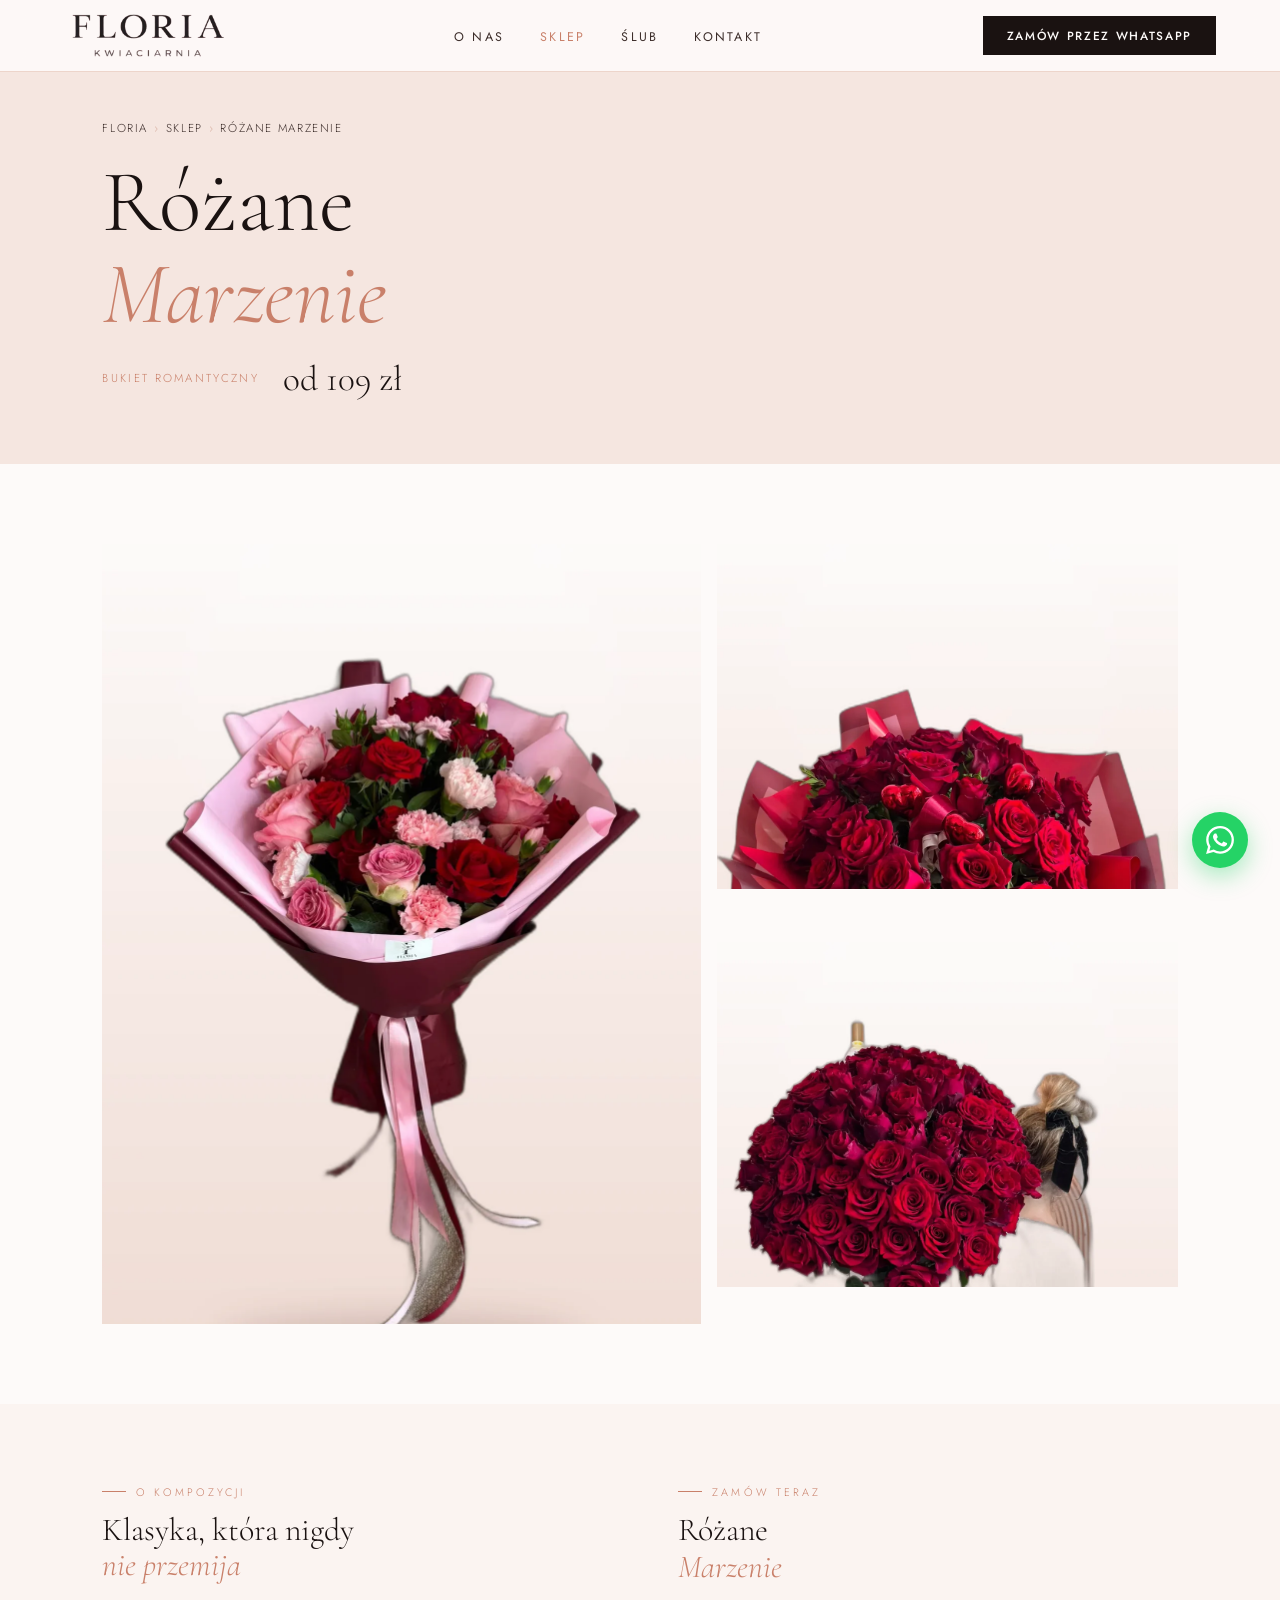
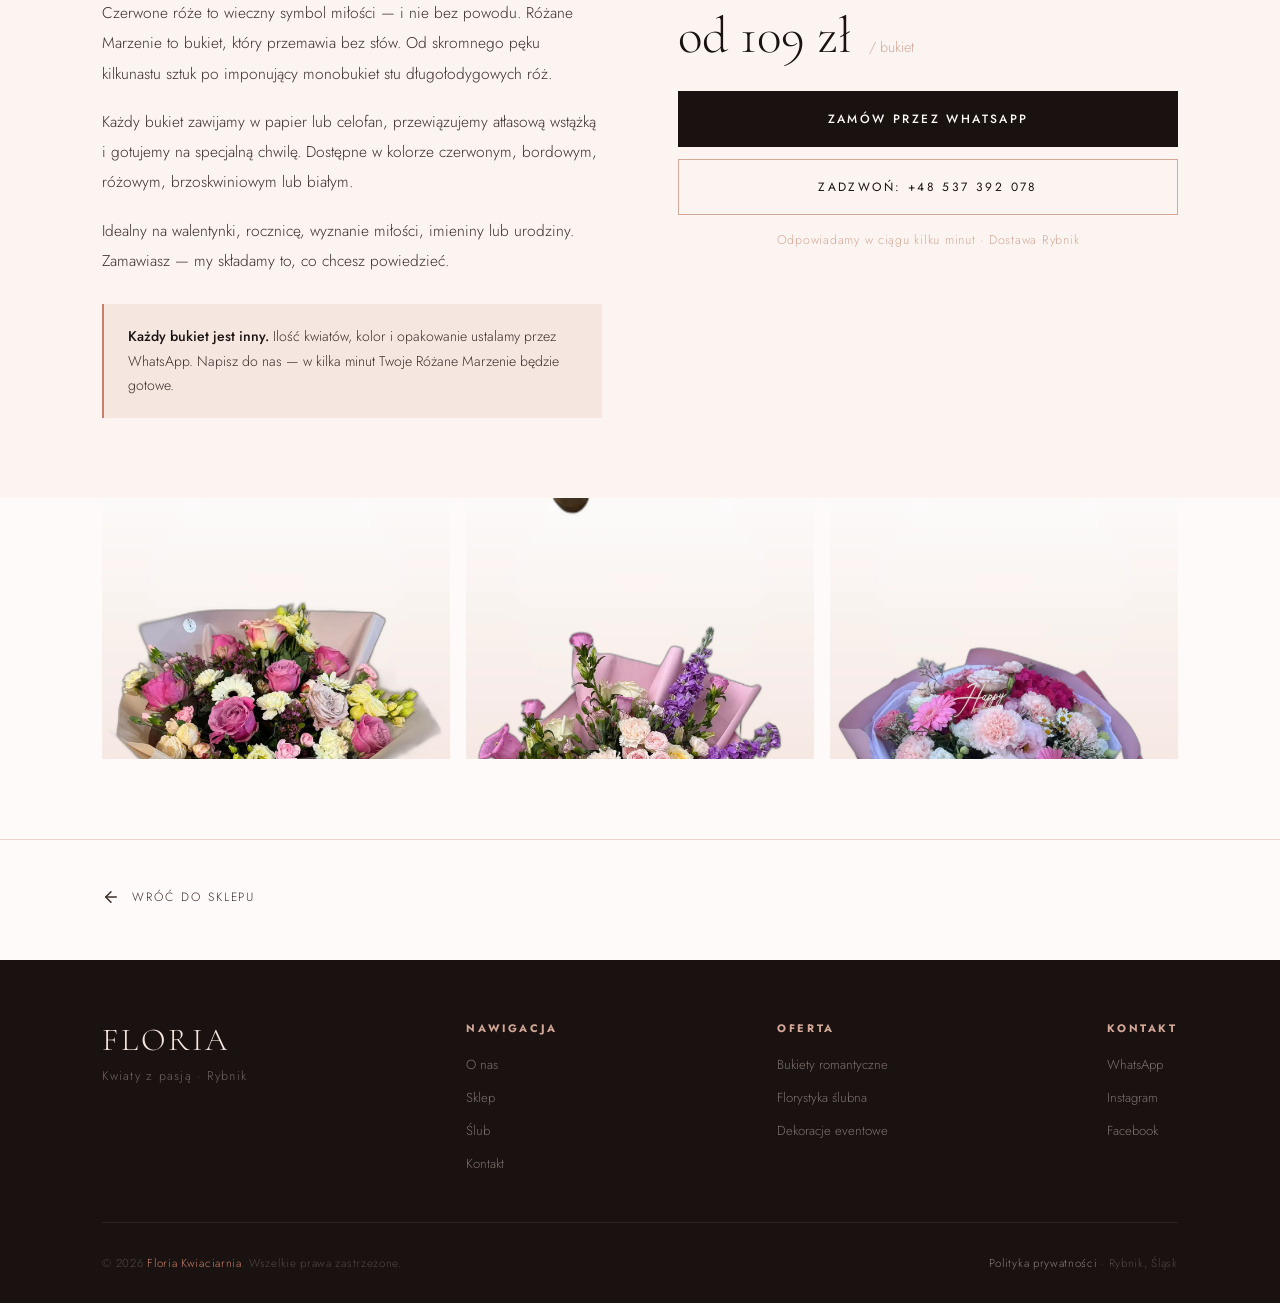
<file: rozane-marzenie.html>
<!DOCTYPE html>
<html lang="pl">
<head>
  <meta charset="UTF-8"/>
  <meta name="viewport" content="width=device-width, initial-scale=1.0"/>
  <title>Różane Marzenie — Bukiet róż | Floria Kwiaciarnia Rybnik</title>
  <meta name="description" content="Klasyczny bukiet czerwonych długołodygowych róż. Symbol miłości i namiętności. Dostawa kwiatów Rybnik — zamów przez WhatsApp. Floria Kwiaciarnia."/>
  <link rel="canonical" href="https://kwiaciarniafloria.pl/rozane-marzenie.html"/>
  <link rel="icon" type="image/png" href="favicon.png"/>
  <link rel="apple-touch-icon" href="apple-touch-icon.png"/>
  <link rel="stylesheet" href="shared.css"/>
</head>
<body>
<a href="#main-content" class="skip-link">Przejdź do treści</a>
<nav id="mainNav">
  <a href="index.html" class="nav-logo" aria-label="Floria – strona główna">
    <img src="images/logo-floria-nav.webp" alt="Floria Kwiaciarnia Rybnik" width="160" height="80" loading="eager"/>
  </a>
  <ul class="nav-links">
    <li><a href="index.html#o-nas">O nas</a></li>
    <li><a href="index.html#sklep" class="active">Sklep</a></li>
    <li><a href="slub.html">Ślub</a></li>
    <li><a href="index.html#kontakt">Kontakt</a></li>
  </ul>
  <a href="https://wa.me/48502906966?text=Dzie%C5%84%20dobry!%20Chc%C4%99%20z%C5%82o%C5%BCy%C4%87%20zam%C3%B3wienie." class="nav-cta" target="_blank" rel="noopener noreferrer">Zamów przez WhatsApp</a>
  <button class="hamburger" id="hamburger" type="button" onclick="toggleMenu()" aria-label="Otwórz menu" aria-expanded="false"><span></span><span></span><span></span></button>
</nav>
<div class="mobile-menu" id="mobileMenu">
  <a href="index.html#o-nas" onclick="closeMenu()">O nas</a>
  <a href="index.html#sklep" onclick="closeMenu()">Sklep</a>
  <a href="slub.html" onclick="closeMenu()">Ślub</a>
  <a href="index.html#kontakt" onclick="closeMenu()">Kontakt</a>
  <a href="https://wa.me/48502906966" target="_blank" rel="noopener noreferrer" style="color:var(--petal);margin-top:8px;">Zamów przez WhatsApp →</a>
</div>

<main id="main-content">
<section class="product-hero">
  <div class="product-hero-inner fade-up">
    <nav class="breadcrumb" aria-label="Breadcrumb">
      <a href="index.html">Floria</a><span class="breadcrumb-sep">›</span>
      <a href="index.html#sklep">Sklep</a><span class="breadcrumb-sep">›</span>
      <span>Różane Marzenie</span>
    </nav>
    <h1 class="product-hero-title">Różane<br><em>Marzenie</em></h1>
    <div class="product-hero-meta">
      <span class="product-hero-cat">Bukiet romantyczny</span>
      <span class="product-hero-price">od 109 zł</span>
    </div>
  </div>
</section>

<section class="product-gallery">
  <div class="product-gallery-inner">
    <div class="product-gallery-main fade-up">
      <img src="images/IMG-20260608-WA0220-studio.webp" alt="Różane Marzenie — bukiet czerwonych i różowych róż, Floria Rybnik" loading="eager"/>
    </div>
    <div class="product-gallery-thumb fade-up">
      <img src="images/IMG-20260608-WA0175-studio.webp" alt="Klasyczny bukiet czerwonych róż długołodygowych" loading="lazy"/>
    </div>
    <div class="product-gallery-thumb fade-up">
      <img src="images/IMG-20260608-WA0172-studio.webp" alt="Imponujący monobukiet stu czerwonych róż" loading="lazy"/>
    </div>
  </div>
</section>

<section class="product-info-section">
  <div class="product-info-inner">
    <div class="product-info-desc fade-up">
      <div class="section-eyebrow">O kompozycji</div>
      <h2 class="section-title" style="font-size:clamp(1.8rem,2.5vw,2.6rem);">Klasyka, która nigdy<br><em>nie przemija</em></h2>
      <p>Czerwone róże to wieczny symbol miłości — i nie bez powodu. Różane Marzenie to bukiet, który przemawia bez słów. Od skromnego pęku kilkunastu sztuk po imponujący monobukiet stu długołodygowych róż.</p>
      <p>Każdy bukiet zawijamy w papier lub celofan, przewiązujemy atłasową wstążką i gotujemy na specjalną chwilę. Dostępne w kolorze czerwonym, bordowym, różowym, brzoskwiniowym lub białym.</p>
      <p>Idealny na walentynki, rocznicę, wyznanie miłości, imieniny lub urodziny. Zamawiasz — my składamy to, co chcesz powiedzieć.</p>
      <div class="product-info-note">
        <strong>Każdy bukiet jest inny.</strong> Ilość kwiatów, kolor i opakowanie ustalamy przez WhatsApp. Napisz do nas — w kilka minut Twoje Różane Marzenie będzie gotowe.
      </div>
    </div>
    <div class="product-cta-box fade-up">
      <div class="section-eyebrow">Zamów teraz</div>
      <p class="product-cta-title">Różane<br><em>Marzenie</em></p>
      <p class="product-price-big">od 109 zł <small>/ bukiet</small></p>
      <a href="https://wa.me/48502906966?text=Dzie%C5%84%20dobry!%20Chc%C4%99%20zam%C3%B3wi%C4%87%20%E2%80%9ER%C3%B3%C5%BCane%20Marzenie%E2%80%9D%20(od%20109%20z%C5%82)." class="btn-primary" target="_blank" rel="noopener noreferrer">Zamów przez WhatsApp</a>
      <a href="tel:+48537392078" class="btn-outline">Zadzwoń: +48 537 392 078</a>
      <p class="product-cta-note">Odpowiadamy w ciągu kilku minut · Dostawa Rybnik</p>
    </div>
  </div>
</section>

<section class="product-gallery" style="padding-top:0;">
  <div class="product-gallery-inner" style="grid-template-columns:repeat(3,1fr);grid-template-rows:auto;">
    <div class="product-gallery-thumb fade-up">
      <img src="images/IMG-20260608-WA0249-studio.webp" alt="Romantyczny bukiet różowych i kremowych róż" loading="lazy"/>
    </div>
    <div class="product-gallery-thumb fade-up">
      <img src="images/IMG-20260608-WA0166-studio.webp" alt="Pastelowy bukiet z piwoniami i różami" loading="lazy"/>
    </div>
    <div class="product-gallery-thumb fade-up">
      <img src="images/IMG-20260608-WA0200-studio.webp" alt="Bukiet z różami i gerberyami w różowym opakowaniu" loading="lazy"/>
    </div>
  </div>
</section>

<div class="back-section">
  <a href="index.html#sklep" class="back-link">
    <svg width="18" height="18" viewBox="0 0 24 24" fill="none" stroke="currentColor" stroke-width="2" stroke-linecap="round" stroke-linejoin="round"><line x1="19" y1="12" x2="5" y2="12"/><polyline points="12 19 5 12 12 5"/></svg>
    Wróć do sklepu
  </a>
</div>
</main>

<footer>
  <div class="footer-top">
    <div><div class="footer-brand">FLORIA</div><div class="footer-tagline">Kwiaty z pasją · Rybnik</div></div>
    <div class="footer-links-col"><h4>Nawigacja</h4><ul><li><a href="index.html#o-nas">O nas</a></li><li><a href="index.html#sklep">Sklep</a></li><li><a href="slub.html">Ślub</a></li><li><a href="index.html#kontakt">Kontakt</a></li></ul></div>
    <div class="footer-links-col"><h4>Oferta</h4><ul><li><a href="index.html#sklep">Bukiety romantyczne</a></li><li><a href="slub.html">Florystyka ślubna</a></li><li><a href="index.html#sklep">Dekoracje eventowe</a></li></ul></div>
    <div class="footer-links-col"><h4>Kontakt</h4><ul><li><a href="https://wa.me/48502906966" target="_blank" rel="noopener noreferrer">WhatsApp</a></li><li><a href="https://www.instagram.com/kwiaciarnia.floria/" target="_blank" rel="noopener noreferrer">Instagram</a></li><li><a href="https://www.facebook.com/people/Kwiaciarnia-Floria/61571838223422/" target="_blank" rel="noopener noreferrer">Facebook</a></li></ul></div>
  </div>
  <div class="footer-bottom">
    <div class="footer-copy">© 2026 <span>Floria Kwiaciarnia</span>. Wszelkie prawa zastrzeżone.</div>
    <div class="footer-copy"><a href="polityka-prywatnosci.html" style="color:rgba(245,230,224,.5);text-decoration:none;">Polityka prywatności</a> · Rybnik, Śląsk</div>
  </div>
</footer>
<a href="https://wa.me/48502906966?text=Dzie%C5%84%20dobry!%20Chc%C4%99%20zam%C3%B3wi%C4%87%20bukiet." class="wa-fab" target="_blank" rel="noopener noreferrer" title="WhatsApp">
  <svg viewBox="0 0 24 24"><path d="M17.472 14.382c-.297-.149-1.758-.867-2.03-.967-.273-.099-.471-.148-.67.15-.197.297-.767.966-.94 1.164-.173.199-.347.223-.644.075-.297-.15-1.255-.463-2.39-1.475-.883-.788-1.48-1.761-1.653-2.059-.173-.297-.018-.458.13-.606.134-.133.298-.347.446-.52.149-.174.198-.298.298-.497.099-.198.05-.371-.025-.52-.075-.149-.669-1.612-.916-2.207-.242-.579-.487-.5-.669-.51-.173-.008-.371-.01-.57-.01-.198 0-.52.074-.792.372-.272.297-1.04 1.016-1.04 2.479 0 1.462 1.065 2.875 1.213 3.074.149.198 2.096 3.2 5.077 4.487.709.306 1.262.489 1.694.625.712.227 1.36.195 1.871.118.571-.085 1.758-.719 2.006-1.413.248-.694.248-1.289.173-1.413-.074-.124-.272-.198-.57-.347m-5.421 7.403h-.004a9.87 9.87 0 01-5.031-1.378l-.361-.214-3.741.982.998-3.648-.235-.374a9.86 9.86 0 01-1.51-5.26c.001-5.45 4.436-9.884 9.888-9.884 2.64 0 5.122 1.03 6.988 2.898a9.825 9.825 0 012.893 6.994c-.003 5.45-4.437 9.884-9.885 9.884m8.413-18.297A11.815 11.815 0 0012.05 0C5.495 0 .16 5.335.157 11.892c0 2.096.547 4.142 1.588 5.945L.057 24l6.305-1.654a11.882 11.882 0 005.683 1.448h.005c6.554 0 11.89-5.335 11.893-11.893a11.821 11.821 0 00-3.48-8.413z"/></svg>
</a>
<script>
  window.addEventListener('scroll', () => { document.getElementById('mainNav').classList.toggle('scrolled', window.scrollY > 40); }, { passive: true });
  function toggleMenu() { const m = document.getElementById('mobileMenu'), b = document.getElementById('hamburger'), o = m.classList.toggle('open'); b.setAttribute('aria-expanded', String(o)); b.setAttribute('aria-label', o ? 'Zamknij menu' : 'Otwórz menu'); }
  function closeMenu() { document.getElementById('mobileMenu').classList.remove('open'); const b = document.getElementById('hamburger'); b.setAttribute('aria-expanded','false'); b.setAttribute('aria-label','Otwórz menu'); }
  const obs = new IntersectionObserver(es => es.forEach(e => { if (e.isIntersecting) { e.target.classList.add('visible'); obs.unobserve(e.target); } }), { threshold: 0.1 });
  document.querySelectorAll('.fade-up').forEach(el => obs.observe(el));
</script>
</body>
</html>
</file>
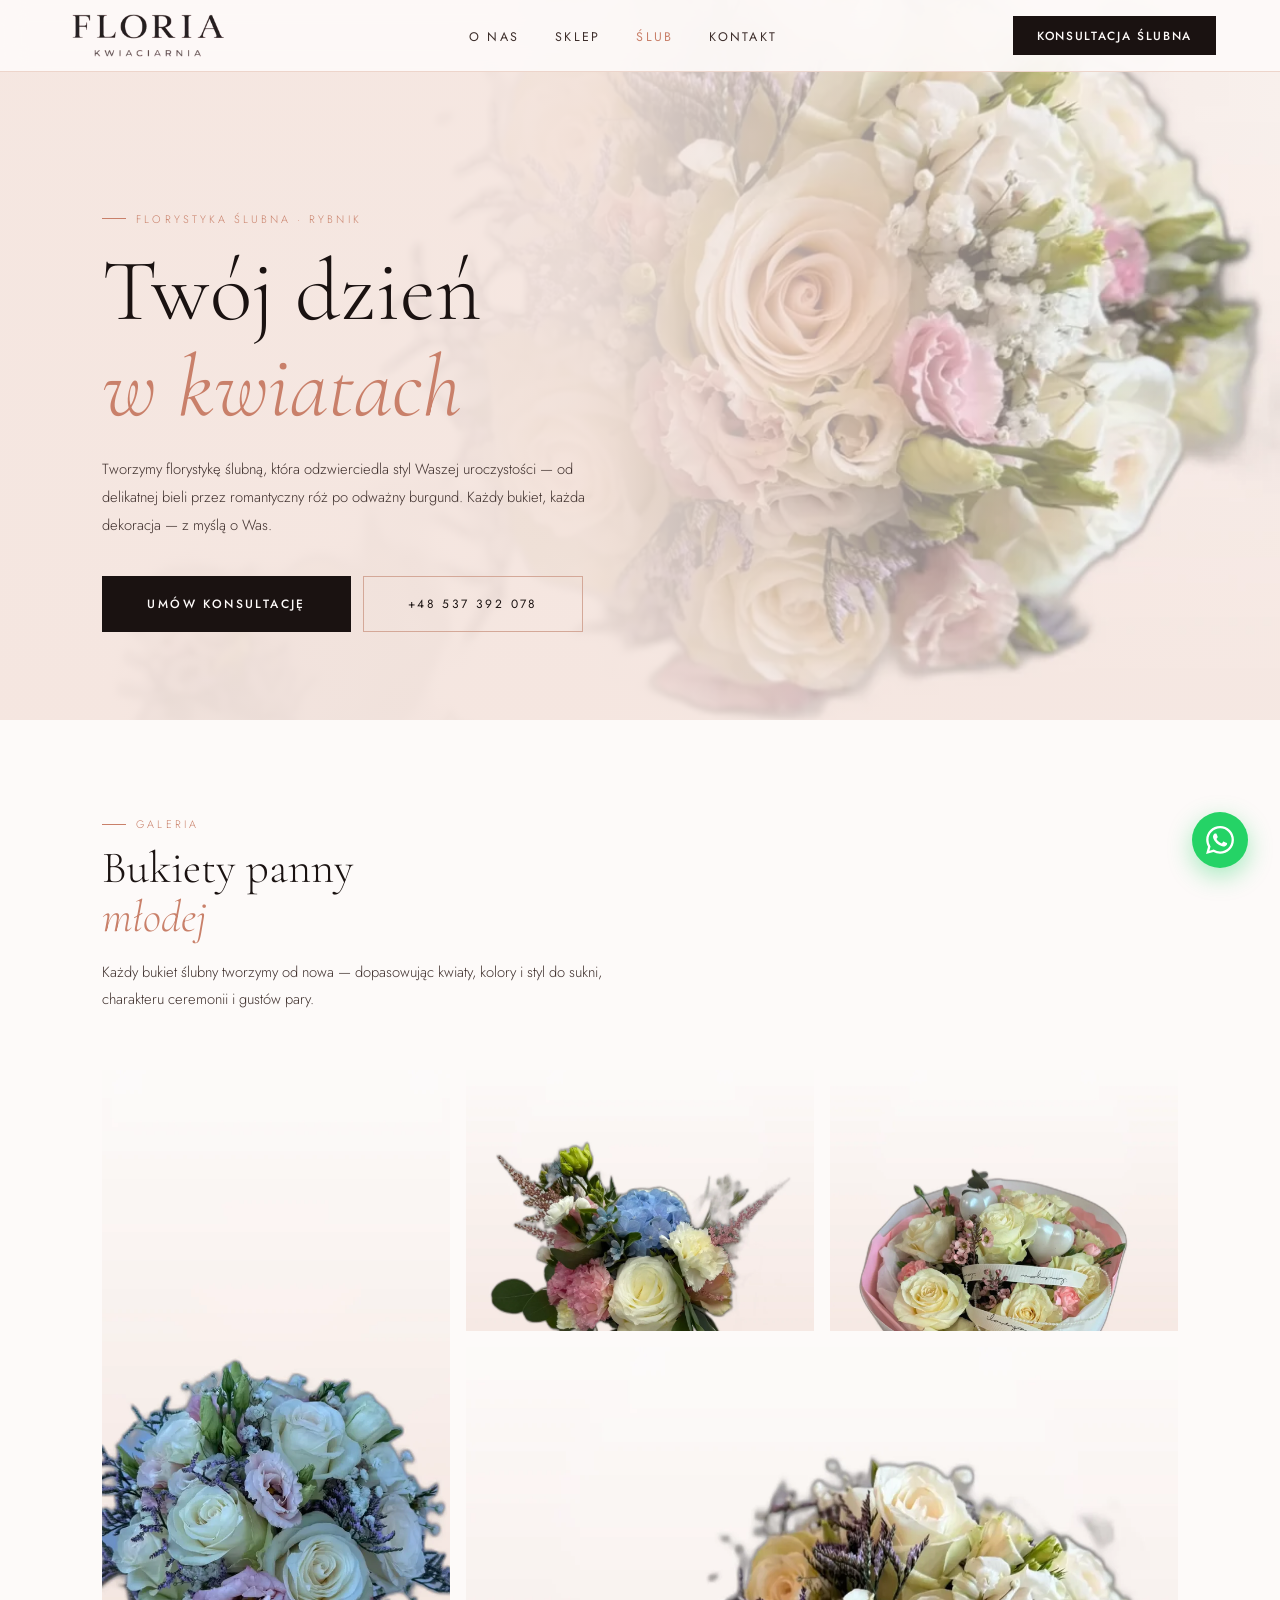
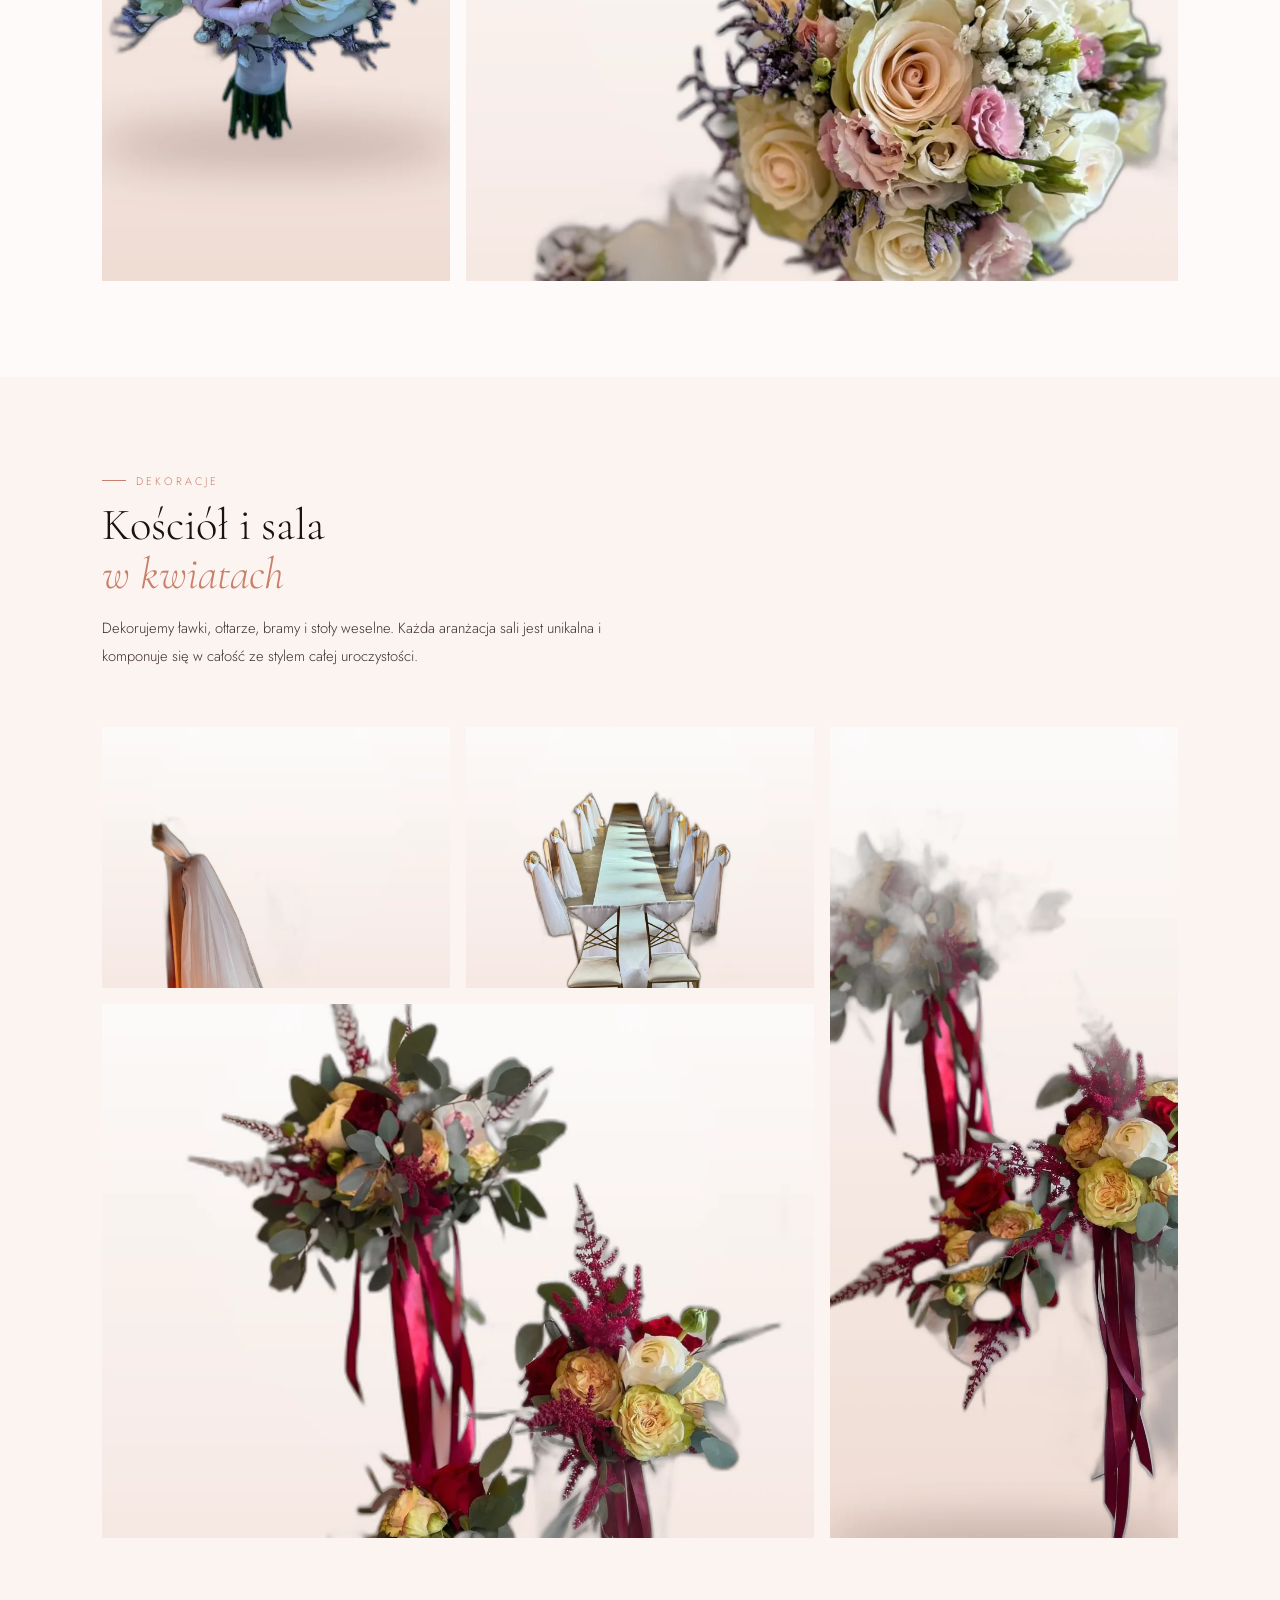
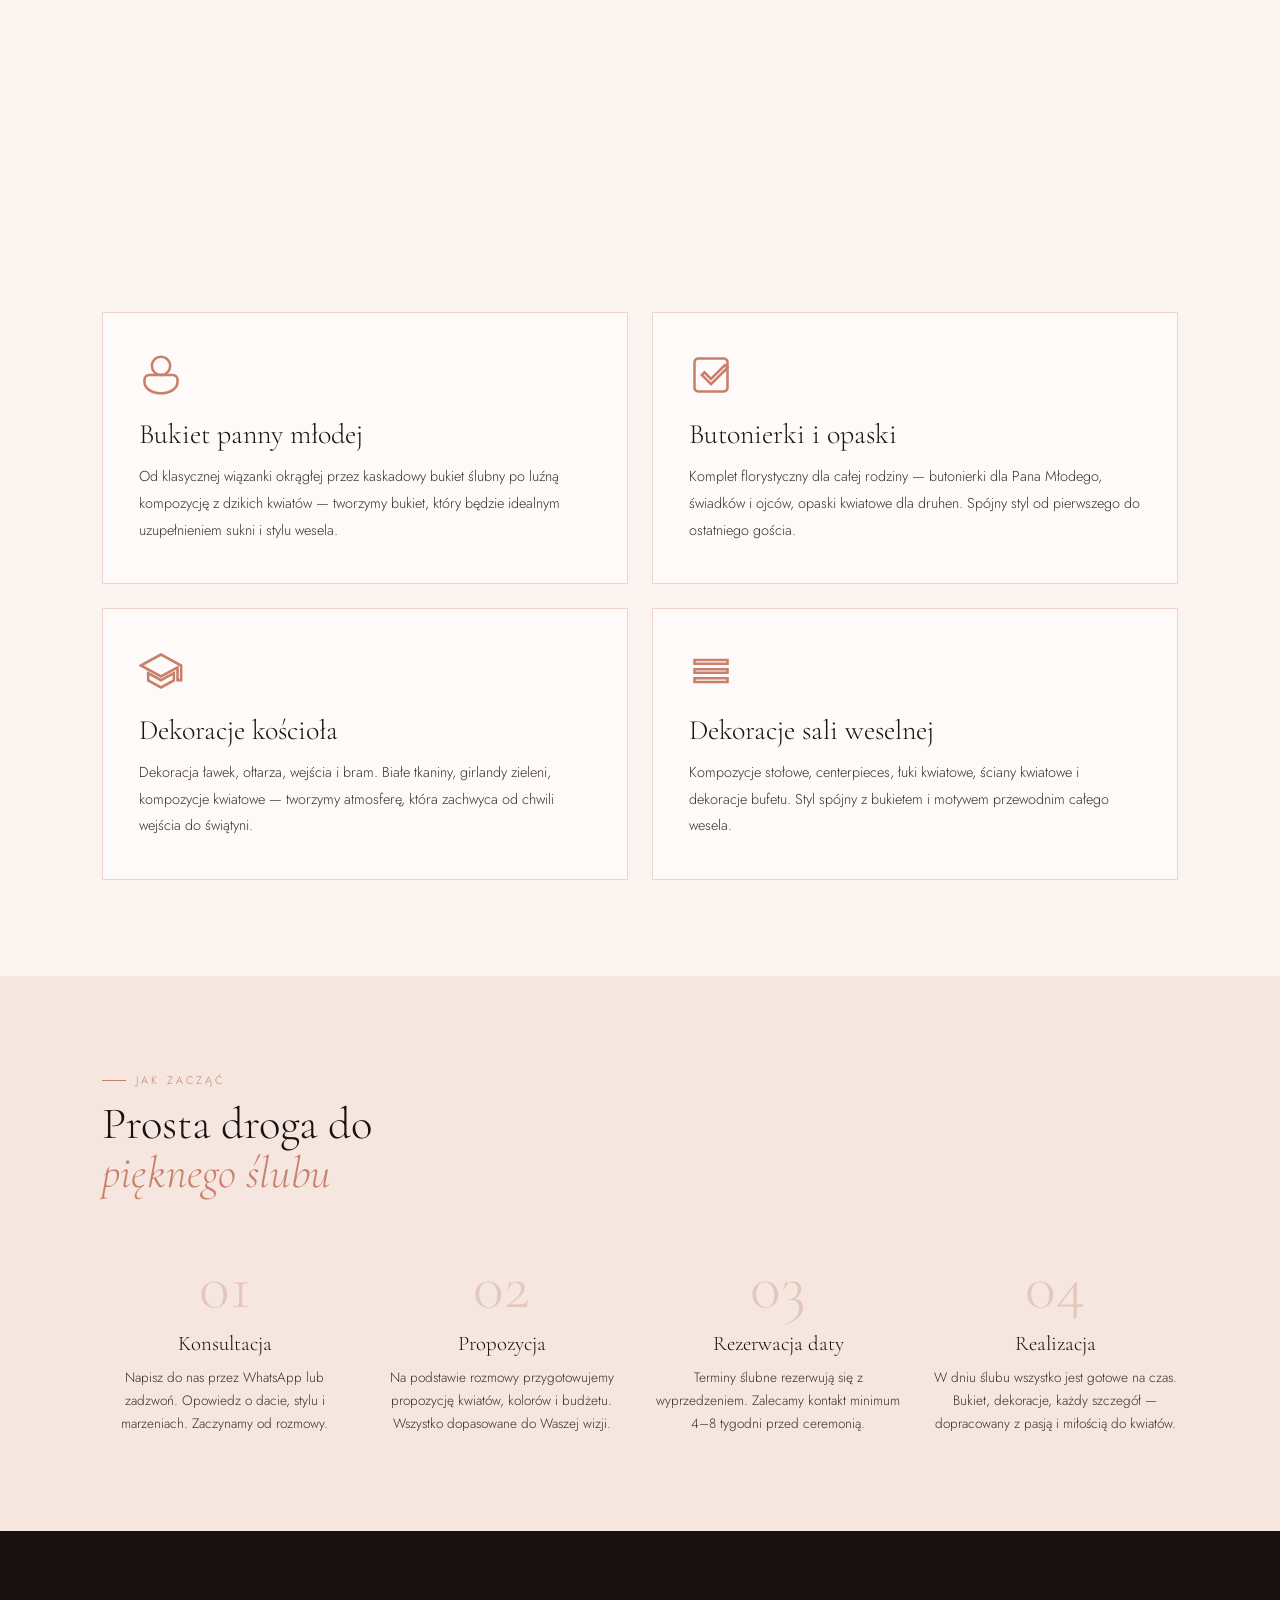
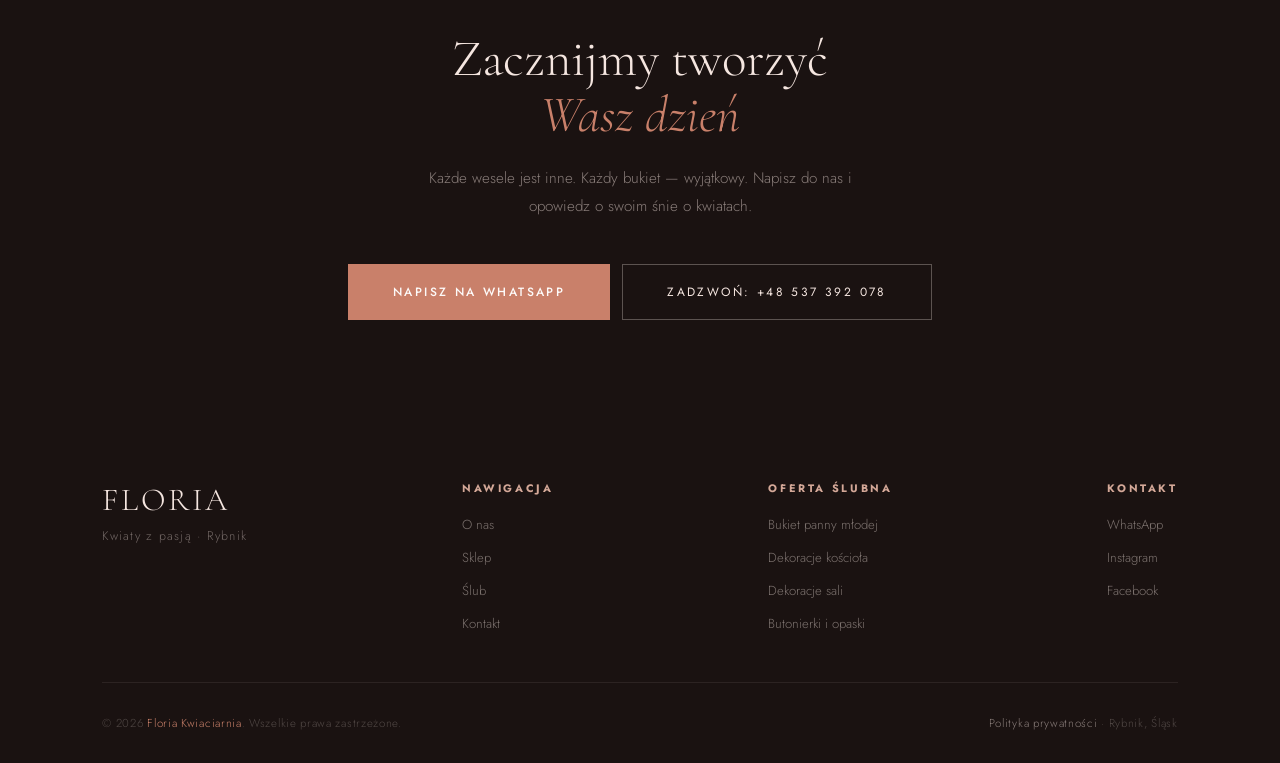
<file: slub.html>
<!DOCTYPE html>
<html lang="pl">
<head>
  <meta charset="UTF-8"/>
  <meta name="viewport" content="width=device-width, initial-scale=1.0"/>
  <title>Florystyka ślubna Rybnik — Bukiety, dekoracje kościoła i sali | Floria</title>
  <meta name="description" content="Florystyka ślubna Rybnik — bukiet panny młodej, dekoracje kościoła, dekoracje sali weselnej, wianki i butonierki. Floria Kwiaciarnia Rybnik. Umów konsultację przez WhatsApp."/>
  <meta name="keywords" content="florystyka ślubna Rybnik, bukiet ślubny Rybnik, dekoracje kościoła Rybnik, dekoracje weselne Rybnik, florysta ślubny Rybnik"/>
  <link rel="canonical" href="https://kwiaciarniafloria.pl/slub.html"/>
  <script type="application/ld+json">{"@context":"https://schema.org","@type":"Service","name":"Florystyka Ślubna","provider":{"@type":"Florist","name":"Floria Kwiaciarnia Rybnik","telephone":"+48537392078","address":{"@type":"PostalAddress","streetAddress":"ul. Zebrzydowicka 79","addressLocality":"Rybnik","addressCountry":"PL"}},"serviceType":"Wedding Florist","areaServed":"Rybnik","description":"Bukiet ślubny, dekoracje kościoła, dekoracje sali weselnej, wianki i butonierki. Indywidualne podejście do każdej pary."}</script>
  <link rel="icon" type="image/png" href="favicon.png"/>
  <link rel="apple-touch-icon" href="apple-touch-icon.png"/>
  <link rel="stylesheet" href="shared.css"/>
</head>
<body>
<a href="#main-content" class="skip-link">Przejdź do treści</a>
<nav id="mainNav">
  <a href="index.html" class="nav-logo" aria-label="Floria – strona główna">
    <img src="images/logo-floria-nav.webp" alt="Floria Kwiaciarnia Rybnik" width="160" height="80" loading="eager"/>
  </a>
  <ul class="nav-links">
    <li><a href="index.html#o-nas">O nas</a></li>
    <li><a href="index.html#sklep">Sklep</a></li>
    <li><a href="slub.html" class="active">Ślub</a></li>
    <li><a href="index.html#kontakt">Kontakt</a></li>
  </ul>
  <a href="https://wa.me/48502906966?text=Dzie%C5%84%20dobry!%20Chc%C4%99%20um%C3%B3wi%C4%87%20si%C4%99%20na%20konsultacj%C4%99%20%C5%9Blubn%C4%85." class="nav-cta" target="_blank" rel="noopener noreferrer">Konsultacja ślubna</a>
  <button class="hamburger" id="hamburger" type="button" onclick="toggleMenu()" aria-label="Otwórz menu" aria-expanded="false"><span></span><span></span><span></span></button>
</nav>
<div class="mobile-menu" id="mobileMenu">
  <a href="index.html#o-nas" onclick="closeMenu()">O nas</a>
  <a href="index.html#sklep" onclick="closeMenu()">Sklep</a>
  <a href="slub.html" onclick="closeMenu()">Ślub</a>
  <a href="index.html#kontakt" onclick="closeMenu()">Kontakt</a>
  <a href="https://wa.me/48502906966" target="_blank" rel="noopener noreferrer" style="color:var(--petal);margin-top:8px;">Konsultacja ślubna →</a>
</div>

<main id="main-content">

<!-- HERO -->
<section class="wedding-hero">
  <img src="images/IMG-20260608-WA0139-studio.webp" alt="Bukiet ślubny z butonierką — Floria Kwiaciarnia Rybnik" class="wedding-hero-bg" loading="eager"/>
  <div class="wedding-hero-overlay"></div>
  <div class="wedding-hero-content">
    <div class="section-eyebrow fade-up">Florystyka ślubna · Rybnik</div>
    <h1 class="section-title fade-up" style="font-size:clamp(3rem,7vw,5.5rem);margin-bottom:20px;">Twój dzień<br><em>w kwiatach</em></h1>
    <p class="section-desc fade-up">Tworzymy florystykę ślubną, która odzwierciedla styl Waszej uroczystości — od delikatnej bieli przez romantyczny róż po odważny burgund. Każdy bukiet, każda dekoracja — z myślą o Was.</p>
    <div class="wedding-hero-actions fade-up">
      <a href="https://wa.me/48502906966?text=Dzie%C5%84%20dobry!%20Chc%C4%99%20um%C3%B3wi%C4%87%20si%C4%99%20na%20konsultacj%C4%99%20%C5%9Blubn%C4%85." class="btn-primary" target="_blank" rel="noopener noreferrer">Umów konsultację</a>
      <a href="tel:+48537392078" class="btn-outline">+48 537 392 078</a>
    </div>
  </div>
</section>

<!-- GALLERY — bridal bouquets -->
<section class="wedding-gallery">
  <div class="wedding-gallery-header fade-up">
    <div class="section-eyebrow">Galeria</div>
    <h2 class="section-title">Bukiety panny<br><em>młodej</em></h2>
    <p class="section-desc">Każdy bukiet ślubny tworzymy od nowa — dopasowując kwiaty, kolory i styl do sukni, charakteru ceremonii i gustów pary.</p>
  </div>
  <div class="wedding-gallery-grid">
    <div class="w-item tall fade-up">
      <img src="images/IMG-20260608-WA0145-studio.webp" alt="Klasyczny bukiet ślubny z białych róż i lawendy" loading="lazy"/>
    </div>
    <div class="w-item fade-up">
      <img src="images/IMG-20260608-WA0143-studio.webp" alt="Bukiet panny młodej z niebieską hortensją i białą różą" loading="lazy"/>
    </div>
    <div class="w-item fade-up">
      <img src="images/IMG-20260608-WA0210-studio.webp" alt="Bukiet ślubny z białych róż i perełek" loading="lazy"/>
    </div>
    <div class="w-item wide fade-up">
      <img src="images/IMG-20260608-WA0139-studio.webp" alt="Zestaw ślubny: bukiet, butonierka i opaska z kwiatów" loading="lazy"/>
    </div>
  </div>
</section>

<!-- GALLERY — wedding decorations -->
<section class="wedding-gallery" style="background:#fbf4f1;padding-top:0;">
  <div class="wedding-gallery-header fade-up" style="padding-top:96px;">
    <div class="section-eyebrow">Dekoracje</div>
    <h2 class="section-title">Kościół i sala<br><em>w kwiatach</em></h2>
    <p class="section-desc">Dekorujemy ławki, ołtarze, bramy i stoły weselne. Każda aranżacja sali jest unikalna i komponuje się w całość ze stylem całej uroczystości.</p>
  </div>
  <div class="wedding-gallery-grid">
    <div class="w-item fade-up">
      <img src="images/IMG-20260608-WA0156-studio.webp" alt="Dekoracja kościoła — białe tkaniny, świece i kwiaty" loading="lazy"/>
    </div>
    <div class="w-item fade-up">
      <img src="images/IMG-20260608-WA0154-studio.webp" alt="Dekoracja kościoła na ślub — białe stroje i kwiaty przy ławkach" loading="lazy"/>
    </div>
    <div class="w-item tall fade-up">
      <img src="images/IMG-20260608-WA0141-studio.webp" alt="Bukiet ślubny z burgundową astilbą i eukaliptusem" loading="lazy"/>
    </div>
    <div class="w-item wide fade-up">
      <img src="images/IMG-20260608-WA0140-studio.webp" alt="Komplet ślubny — bukiet i kompozycje stołowe z astilbą" loading="lazy"/>
    </div>
  </div>
</section>

<!-- SERVICES -->
<section class="wedding-services">
  <div class="wedding-services-header fade-up">
    <div class="section-eyebrow">Oferta ślubna</div>
    <h2 class="section-title">Co dla Was<br><em>robimy</em></h2>
  </div>
  <div class="wedding-services-grid">
    <div class="ws-card fade-up">
      <div class="ws-icon">
        <svg viewBox="0 0 24 24"><path d="M12 22c-4.97 0-9-2.69-9-6v-1.5A2.5 2.5 0 015.5 12h13a2.5 2.5 0 012.5 2.5V16c0 3.31-4.03 6-9 6z"/><path d="M12 2C9.24 2 7 4.24 7 7s2.24 5 5 5 5-2.24 5-5-2.24-5-5-5z"/></svg>
      </div>
      <h3 class="ws-title">Bukiet panny młodej</h3>
      <p class="ws-desc">Od klasycznej wiązanki okrągłej przez kaskadowy bukiet ślubny po luźną kompozycję z dzikich kwiatów — tworzymy bukiet, który będzie idealnym uzupełnieniem sukni i stylu wesela.</p>
    </div>
    <div class="ws-card fade-up">
      <div class="ws-icon">
        <svg viewBox="0 0 24 24"><path d="M19 3H5a2 2 0 00-2 2v14a2 2 0 002 2h14a2 2 0 002-2V5a2 2 0 00-2-2zm-7 14l-5-5 1.41-1.41L12 14.17l7.59-7.59L21 8l-9 9z"/></svg>
      </div>
      <h3 class="ws-title">Butonierki i opaski</h3>
      <p class="ws-desc">Komplet florystyczny dla całej rodziny — butonierki dla Pana Młodego, świadków i ojców, opaski kwiatowe dla druhen. Spójny styl od pierwszego do ostatniego gościa.</p>
    </div>
    <div class="ws-card fade-up">
      <div class="ws-icon">
        <svg viewBox="0 0 24 24"><path d="M12 3L1 9l11 6 9-4.91V17h2V9L12 3z"/><path d="M5 13.18v4L12 21l7-3.82v-4L12 17l-7-3.82z"/></svg>
      </div>
      <h3 class="ws-title">Dekoracje kościoła</h3>
      <p class="ws-desc">Dekoracja ławek, ołtarza, wejścia i bram. Białe tkaniny, girlandy zieleni, kompozycje kwiatowe — tworzymy atmosferę, która zachwyca od chwili wejścia do świątyni.</p>
    </div>
    <div class="ws-card fade-up">
      <div class="ws-icon">
        <svg viewBox="0 0 24 24"><path d="M3 6h18v2H3zm0 5h18v2H3zm0 5h18v2H3z"/></svg>
      </div>
      <h3 class="ws-title">Dekoracje sali weselnej</h3>
      <p class="ws-desc">Kompozycje stołowe, centerpieces, łuki kwiatowe, ściany kwiatowe i dekoracje bufetu. Styl spójny z bukietem i motywem przewodnim całego wesela.</p>
    </div>
  </div>
</section>

<!-- PROCESS -->
<section class="wedding-process">
  <div class="wedding-process-header fade-up">
    <div class="section-eyebrow">Jak zacząć</div>
    <h2 class="section-title">Prosta droga do<br><em>pięknego ślubu</em></h2>
  </div>
  <div class="wedding-process-steps">
    <div class="wp-step fade-up">
      <div class="wp-num">01</div>
      <h3 class="wp-step-title">Konsultacja</h3>
      <p class="wp-step-desc">Napisz do nas przez WhatsApp lub zadzwoń. Opowiedz o dacie, stylu i marzeniach. Zaczynamy od rozmowy.</p>
    </div>
    <div class="wp-step fade-up">
      <div class="wp-num">02</div>
      <h3 class="wp-step-title">Propozycja</h3>
      <p class="wp-step-desc">Na podstawie rozmowy przygotowujemy propozycję kwiatów, kolorów i budżetu. Wszystko dopasowane do Waszej wizji.</p>
    </div>
    <div class="wp-step fade-up">
      <div class="wp-num">03</div>
      <h3 class="wp-step-title">Rezerwacja daty</h3>
      <p class="wp-step-desc">Terminy ślubne rezerwują się z wyprzedzeniem. Zalecamy kontakt minimum 4–8 tygodni przed ceremonią.</p>
    </div>
    <div class="wp-step fade-up">
      <div class="wp-num">04</div>
      <h3 class="wp-step-title">Realizacja</h3>
      <p class="wp-step-desc">W dniu ślubu wszystko jest gotowe na czas. Bukiet, dekoracje, każdy szczegół — dopracowany z pasją i miłością do kwiatów.</p>
    </div>
  </div>
</section>

<!-- CTA -->
<section class="wedding-cta">
  <h2 class="fade-up">Zacznijmy tworzyć<br><em>Wasz dzień</em></h2>
  <p class="fade-up">Każde wesele jest inne. Każdy bukiet — wyjątkowy. Napisz do nas i opowiedz o swoim śnie o kwiatach.</p>
  <div class="wedding-cta-btns fade-up">
    <a href="https://wa.me/48502906966?text=Dzie%C5%84%20dobry!%20Chc%C4%99%20um%C3%B3wi%C4%87%20si%C4%99%20na%20konsultacj%C4%99%20%C5%9Blubn%C4%85." class="btn-primary" target="_blank" rel="noopener noreferrer">Napisz na WhatsApp</a>
    <a href="tel:+48537392078" class="btn-outline">Zadzwoń: +48 537 392 078</a>
  </div>
</section>

</main>

<footer>
  <div class="footer-top">
    <div><div class="footer-brand">FLORIA</div><div class="footer-tagline">Kwiaty z pasją · Rybnik</div></div>
    <div class="footer-links-col">
      <h4>Nawigacja</h4>
      <ul>
        <li><a href="index.html#o-nas">O nas</a></li>
        <li><a href="index.html#sklep">Sklep</a></li>
        <li><a href="slub.html">Ślub</a></li>
        <li><a href="index.html#kontakt">Kontakt</a></li>
      </ul>
    </div>
    <div class="footer-links-col">
      <h4>Oferta ślubna</h4>
      <ul>
        <li><a href="slub.html">Bukiet panny młodej</a></li>
        <li><a href="slub.html">Dekoracje kościoła</a></li>
        <li><a href="slub.html">Dekoracje sali</a></li>
        <li><a href="slub.html">Butonierki i opaski</a></li>
      </ul>
    </div>
    <div class="footer-links-col">
      <h4>Kontakt</h4>
      <ul>
        <li><a href="https://wa.me/48502906966" target="_blank" rel="noopener noreferrer">WhatsApp</a></li>
        <li><a href="https://www.instagram.com/kwiaciarnia.floria/" target="_blank" rel="noopener noreferrer">Instagram</a></li>
        <li><a href="https://www.facebook.com/people/Kwiaciarnia-Floria/61571838223422/" target="_blank" rel="noopener noreferrer">Facebook</a></li>
      </ul>
    </div>
  </div>
  <div class="footer-bottom">
    <div class="footer-copy">© 2026 <span>Floria Kwiaciarnia</span>. Wszelkie prawa zastrzeżone.</div>
    <div class="footer-copy"><a href="polityka-prywatnosci.html" style="color:rgba(245,230,224,.5);text-decoration:none;">Polityka prywatności</a> · Rybnik, Śląsk</div>
  </div>
</footer>

<a href="https://wa.me/48502906966?text=Dzie%C5%84%20dobry!%20Chc%C4%99%20um%C3%B3wi%C4%87%20si%C4%99%20na%20konsultacj%C4%99%20%C5%9Blubn%C4%85." class="wa-fab" target="_blank" rel="noopener noreferrer" title="Konsultacja ślubna WhatsApp" aria-label="WhatsApp konsultacja ślubna">
  <svg viewBox="0 0 24 24"><path d="M17.472 14.382c-.297-.149-1.758-.867-2.03-.967-.273-.099-.471-.148-.67.15-.197.297-.767.966-.94 1.164-.173.199-.347.223-.644.075-.297-.15-1.255-.463-2.39-1.475-.883-.788-1.48-1.761-1.653-2.059-.173-.297-.018-.458.13-.606.134-.133.298-.347.446-.52.149-.174.198-.298.298-.497.099-.198.05-.371-.025-.52-.075-.149-.669-1.612-.916-2.207-.242-.579-.487-.5-.669-.51-.173-.008-.371-.01-.57-.01-.198 0-.52.074-.792.372-.272.297-1.04 1.016-1.04 2.479 0 1.462 1.065 2.875 1.213 3.074.149.198 2.096 3.2 5.077 4.487.709.306 1.262.489 1.694.625.712.227 1.36.195 1.871.118.571-.085 1.758-.719 2.006-1.413.248-.694.248-1.289.173-1.413-.074-.124-.272-.198-.57-.347m-5.421 7.403h-.004a9.87 9.87 0 01-5.031-1.378l-.361-.214-3.741.982.998-3.648-.235-.374a9.86 9.86 0 01-1.51-5.26c.001-5.45 4.436-9.884 9.888-9.884 2.64 0 5.122 1.03 6.988 2.898a9.825 9.825 0 012.893 6.994c-.003 5.45-4.437 9.884-9.885 9.884m8.413-18.297A11.815 11.815 0 0012.05 0C5.495 0 .16 5.335.157 11.892c0 2.096.547 4.142 1.588 5.945L.057 24l6.305-1.654a11.882 11.882 0 005.683 1.448h.005c6.554 0 11.89-5.335 11.893-11.893a11.821 11.821 0 00-3.48-8.413z"/></svg>
</a>

<script>
  window.addEventListener('scroll', () => { document.getElementById('mainNav').classList.toggle('scrolled', window.scrollY > 40); }, { passive: true });
  function toggleMenu() { const m = document.getElementById('mobileMenu'), b = document.getElementById('hamburger'), o = m.classList.toggle('open'); b.setAttribute('aria-expanded', String(o)); b.setAttribute('aria-label', o ? 'Zamknij menu' : 'Otwórz menu'); }
  function closeMenu() { document.getElementById('mobileMenu').classList.remove('open'); const b = document.getElementById('hamburger'); b.setAttribute('aria-expanded','false'); b.setAttribute('aria-label','Otwórz menu'); }
  const obs = new IntersectionObserver(es => es.forEach(e => { if (e.isIntersecting) { e.target.classList.add('visible'); obs.unobserve(e.target); } }), { threshold: 0.1 });
  document.querySelectorAll('.fade-up').forEach(el => obs.observe(el));
</script>
</body>
</html>
</file>
<file: shared.css>
/* ═══════════════════════════════════════════════════════
   FLORIA — shared.css  (używany przez podstrony)
   ═══════════════════════════════════════════════════════ */
@import url('https://fonts.googleapis.com/css2?family=Cormorant+Garamond:ital,wght@0,300;0,400;0,600;1,300;1,400&family=Jost:wght@300;400;500&display=swap');

*, *::before, *::after { margin: 0; padding: 0; box-sizing: border-box; }

:root {
  --blush:      #f5e6e0;
  --blush-mid:  #edd5cb;
  --blush-deep: #d4a898;
  --ink:        #1a1211;
  --ink-soft:   #3d2e2b;
  --petal:      #c9806a;
  --white:      #fdfaf9;
  --serif: 'Cormorant Garamond', Georgia, serif;
  --sans:  'Jost', sans-serif;
}

html { scroll-behavior: smooth; }
body { background: var(--white); color: var(--ink); font-family: var(--sans); font-weight: 300; overflow-x: hidden; }
::-webkit-scrollbar { width: 4px; }
::-webkit-scrollbar-track { background: var(--blush); }
::-webkit-scrollbar-thumb { background: var(--petal); }

/* ── NAV ── */
#mainNav { position: fixed; top: 0; left: 0; right: 0; z-index: 100; display: flex; align-items: center; justify-content: space-between; padding: 0 5vw; height: 72px; background: rgba(253,250,249,.92); backdrop-filter: blur(12px); border-bottom: 1px solid var(--blush-mid); transition: box-shadow .3s; }
#mainNav.scrolled { box-shadow: 0 2px 24px rgba(26,18,17,.06); }
.nav-logo { font-family: var(--serif); font-size: 1.5rem; font-weight: 600; letter-spacing: .14em; color: var(--ink); text-decoration: none; display: flex; align-items: center; gap: 8px; padding: 2px 0; }
.nav-logo img { height: 54px; width: auto; display: block; object-fit: contain; transition: opacity .3s; }
.nav-logo:hover img { opacity: .75; }
.nav-links { display: flex; gap: 36px; list-style: none; }
.nav-links a { font-family: var(--sans); font-size: .78rem; font-weight: 400; letter-spacing: .18em; text-transform: uppercase; color: var(--ink-soft); text-decoration: none; transition: color .25s; }
.nav-links a:hover, .nav-links a.active { color: var(--petal); }
.nav-cta { font-family: var(--sans); font-size: .74rem; font-weight: 500; letter-spacing: .14em; text-transform: uppercase; color: var(--white); background: var(--ink); border: none; padding: 11px 24px; cursor: pointer; text-decoration: none; transition: background .25s; }
.nav-cta:hover { background: var(--petal); }
.hamburger { display: none; flex-direction: column; gap: 5px; cursor: pointer; padding: 4px; background: none; border: none; }
.hamburger span { display: block; width: 24px; height: 1.5px; background: var(--ink); transition: .3s; }
.mobile-menu { display: none; position: fixed; top: 72px; left: 0; right: 0; background: var(--white); border-bottom: 1px solid var(--blush-mid); padding: 24px 5vw 32px; z-index: 99; flex-direction: column; gap: 20px; }
.mobile-menu.open { display: flex; }
.mobile-menu a { font-family: var(--sans); font-size: .9rem; letter-spacing: .16em; text-transform: uppercase; color: var(--ink-soft); text-decoration: none; }
@media (max-width: 768px) { .nav-links, .nav-cta { display: none; } .hamburger { display: flex; } }

/* ── TYPOGRAPHY ── */
.section-eyebrow { font-size: .68rem; letter-spacing: .28em; text-transform: uppercase; color: var(--petal); margin-bottom: 12px; display: flex; align-items: center; gap: 10px; }
.section-eyebrow::before { content: ''; display: inline-block; width: 24px; height: 1px; background: var(--petal); }
.section-title { font-family: var(--serif); font-size: clamp(2.4rem, 3.5vw, 3.8rem); font-weight: 300; line-height: 1.1; color: var(--ink); margin-bottom: 16px; }
.section-title em { font-style: italic; color: var(--petal); }
.section-desc { font-size: .92rem; line-height: 1.9; color: var(--ink-soft); max-width: 520px; }

/* ── BUTTONS ── */
.btn-primary, .btn-outline { font-family: var(--sans); font-size: .75rem; letter-spacing: .2em; text-transform: uppercase; padding: 18px 44px; min-height: 56px; cursor: pointer; text-decoration: none; display: inline-flex; align-items: center; justify-content: center; text-align: center; line-height: 1.35; transition: .25s; }
.btn-primary { font-weight: 500; color: var(--white); background: var(--ink); border: 1px solid var(--ink); }
.btn-primary:hover { background: var(--petal); border-color: var(--petal); transform: translateY(-2px); }
.btn-outline { font-weight: 400; color: var(--ink); background: transparent; border: 1px solid var(--blush-deep); }
.btn-outline:hover { border-color: var(--petal); color: var(--petal); transform: translateY(-2px); }

/* ── FOOTER ── */
footer { background: var(--ink); padding: 60px 8vw 32px; }
.footer-top { display: flex; justify-content: space-between; align-items: flex-start; flex-wrap: wrap; gap: 40px; padding-bottom: 48px; border-bottom: 1px solid rgba(245,230,224,.08); margin-bottom: 32px; }
.footer-brand { font-family: var(--serif); font-size: 2rem; font-weight: 300; color: var(--blush); letter-spacing: .08em; }
.footer-brand span { color: var(--petal); }
.footer-tagline { font-size: .78rem; color: rgba(245,230,224,.4); margin-top: 8px; letter-spacing: .1em; }
.footer-links-col h4 { font-family: var(--sans); font-size: .68rem; letter-spacing: .24em; text-transform: uppercase; color: var(--blush-deep); margin-bottom: 16px; }
.footer-links-col ul { list-style: none; display: flex; flex-direction: column; gap: 10px; }
.footer-links-col a { font-size: .82rem; color: rgba(245,230,224,.45); text-decoration: none; transition: color .2s; }
.footer-links-col a:hover { color: var(--blush); }
.footer-bottom { display: flex; justify-content: space-between; align-items: center; flex-wrap: wrap; gap: 12px; }
.footer-copy { font-size: .72rem; color: rgba(245,230,224,.25); letter-spacing: .06em; }
.footer-copy span { color: var(--petal); }

/* ── WA FAB ── */
.wa-fab { position: fixed; bottom: 32px; right: 32px; z-index: 200; width: 56px; height: 56px; background: #25d366; border-radius: 50%; display: flex; align-items: center; justify-content: center; box-shadow: 0 8px 24px rgba(37,211,102,.4); text-decoration: none; transition: transform .25s, box-shadow .25s; animation: fabPulse 3s ease infinite; }
.wa-fab:hover { transform: scale(1.1); box-shadow: 0 12px 32px rgba(37,211,102,.5); }
.wa-fab svg { width: 28px; height: 28px; fill: #fff; }
@keyframes fabPulse { 0%,100% { box-shadow: 0 8px 24px rgba(37,211,102,.4); } 50% { box-shadow: 0 8px 32px rgba(37,211,102,.65); } }

/* ── FADE-UP ── */
.fade-up { opacity: 0; transform: translateY(28px); transition: opacity .8s ease, transform .8s ease; }
.fade-up.visible { opacity: 1; transform: translateY(0); }

/* ── UTILS ── */
.sr-only { position: absolute; width: 1px; height: 1px; padding: 0; margin: -1px; overflow: hidden; clip: rect(0,0,0,0); white-space: nowrap; border: 0; }
.skip-link { position: fixed; top: 12px; left: 12px; z-index: 9999; transform: translateY(-160%); background: var(--ink); color: var(--white); padding: 12px 18px; text-decoration: none; font-weight: 500; }
.skip-link:focus { transform: translateY(0); }
a:focus-visible, button:focus-visible { outline: 3px solid #6f3a2d; outline-offset: 4px; }

/* ═══════════════════════════════════════════════════════
   PRODUCT PAGE
   ═══════════════════════════════════════════════════════ */
.product-hero {
  padding: 120px 8vw 64px;
  background: var(--blush);
  min-height: 300px;
  display: flex;
  align-items: flex-end;
}
.product-hero-inner { max-width: 1180px; width: 100%; margin: 0 auto; }

.breadcrumb {
  /* hard reset — żeby nie złapać żadnych styli z nav */
  position: static !important;
  top: auto !important; left: auto !important; right: auto !important;
  z-index: auto !important;
  background: transparent !important;
  backdrop-filter: none !important;
  border: none !important;
  height: auto !important;
  box-shadow: none !important;
  /* własne style */
  font-family: var(--sans);
  font-size: .72rem;
  letter-spacing: .14em;
  text-transform: uppercase;
  color: var(--ink-soft);
  margin-bottom: 20px;
  display: flex;
  align-items: center;
  flex-wrap: wrap;
  gap: 6px;
}
.breadcrumb a { color: var(--ink-soft); text-decoration: none; transition: color .2s; }
.breadcrumb a:hover { color: var(--petal); }
.breadcrumb-sep { color: var(--blush-deep); }

.product-hero-title { font-family: var(--serif); font-size: clamp(3rem, 7vw, 5.5rem); font-weight: 300; line-height: 1.05; color: var(--ink); }
.product-hero-title em { font-style: italic; color: var(--petal); }
.product-hero-meta { display: flex; align-items: center; gap: 24px; margin-top: 16px; flex-wrap: wrap; }
.product-hero-cat { font-size: .72rem; letter-spacing: .2em; text-transform: uppercase; color: var(--petal); }
.product-hero-price { font-family: var(--serif); font-size: 2.2rem; font-weight: 300; color: var(--ink); }

/* GALLERY */
.product-gallery { padding: 80px 8vw; background: var(--white); }
.product-gallery-inner {
  max-width: 1180px;
  margin: 0 auto;
  display: grid;
  grid-template-columns: 1.3fr 1fr;
  grid-template-rows: auto auto;
  gap: 16px;
}
.product-gallery-main { grid-row: span 2; overflow: hidden; }
.product-gallery-main img { width: 100%; height: 100%; max-height: 780px; object-fit: cover; object-position: center top; display: block; transition: transform .6s ease; }
.product-gallery-main:hover img { transform: scale(1.03); }
.product-gallery-thumb { overflow: hidden; }
.product-gallery-thumb img { width: 100%; aspect-ratio: 4/3; object-fit: cover; object-position: center top; display: block; transition: transform .5s ease; }
.product-gallery-thumb:hover img { transform: scale(1.04); }

/* PRODUCT INFO */
.product-info-section { padding: 80px 8vw; background: #fbf4f1; }
.product-info-inner { max-width: 1180px; margin: 0 auto; display: grid; grid-template-columns: 1fr 1fr; gap: clamp(40px, 6vw, 96px); align-items: start; }
.product-info-desc p { font-size: .97rem; line-height: 1.95; color: var(--ink-soft); margin-bottom: 18px; }
.product-info-note { background: var(--blush); border-left: 2px solid var(--petal); padding: 20px 24px; margin-top: 28px; font-size: .88rem; line-height: 1.75; color: var(--ink-soft); }
.product-info-note strong { color: var(--ink); font-weight: 500; }

.product-cta-box { display: flex; flex-direction: column; }
.product-cta-title { font-family: var(--serif); font-size: clamp(1.8rem, 2.5vw, 2.8rem); font-weight: 300; line-height: 1.15; color: var(--ink); margin-bottom: 8px; }
.product-cta-title em { font-style: italic; color: var(--petal); }
.product-price-big { font-family: var(--serif); font-size: 3.2rem; font-weight: 300; color: var(--ink); margin: 12px 0 24px; }
.product-price-big small { font-size: .9rem; color: var(--blush-deep); margin-left: 6px; font-family: var(--sans); }
.product-cta-box .btn-primary { width: 100%; min-width: unset; margin-bottom: 12px; }
.product-cta-box .btn-outline { width: 100%; min-width: unset; }
.product-cta-note { margin-top: 16px; font-size: .78rem; color: var(--blush-deep); letter-spacing: .06em; text-align: center; }

/* BACK */
.back-section { padding: 48px 8vw; background: var(--white); border-top: 1px solid var(--blush-mid); }
.back-link { font-family: var(--sans); font-size: .75rem; letter-spacing: .16em; text-transform: uppercase; color: var(--ink-soft); text-decoration: none; display: inline-flex; align-items: center; gap: 12px; transition: color .2s; }
.back-link svg { transition: transform .2s; }
.back-link:hover { color: var(--petal); }
.back-link:hover svg { transform: translateX(-4px); }

/* ═══════════════════════════════════════════════════════
   WEDDING PAGE
   ═══════════════════════════════════════════════════════ */
.wedding-hero {
  position: relative;
  min-height: 80vh;
  display: flex;
  align-items: flex-end;
  padding: 120px 8vw 88px;
  overflow: hidden;
  background: var(--blush);
}
.wedding-hero-bg { position: absolute; inset: 0; width: 100%; height: 100%; object-fit: cover; object-position: center 30%; }
.wedding-hero-overlay { position: absolute; inset: 0; background: linear-gradient(to right, rgba(245,230,224,.95) 45%, rgba(245,230,224,.25)); }
.wedding-hero-content { position: relative; z-index: 2; max-width: 580px; }
.wedding-hero-content .section-eyebrow { margin-bottom: 16px; }
.wedding-hero-actions { display: flex; gap: 12px; flex-wrap: wrap; margin-top: 36px; }

.wedding-gallery { padding: 96px 8vw; background: var(--white); }
.wedding-gallery-header { max-width: 1180px; margin: 0 auto 56px; }
.wedding-gallery-grid {
  max-width: 1180px;
  margin: 0 auto;
  display: grid;
  grid-template-columns: repeat(3, 1fr);
  grid-template-rows: auto auto;
  gap: 16px;
}
.w-item { overflow: hidden; }
.w-item.tall { grid-row: span 2; }
.w-item.wide { grid-column: span 2; }
.w-item img { width: 100%; height: 100%; object-fit: cover; object-position: center top; display: block; transition: transform .6s ease; }
.w-item:not(.tall) img { aspect-ratio: 4/3; }
.w-item.tall img { aspect-ratio: unset; height: 100%; min-height: 400px; }
.w-item:hover img { transform: scale(1.04); }

.wedding-services { padding: 96px 8vw; background: #fbf4f1; }
.wedding-services-header { max-width: 1180px; margin: 0 auto 56px; }
.wedding-services-grid { max-width: 1180px; margin: 0 auto; display: grid; grid-template-columns: repeat(2, 1fr); gap: 24px; }
.ws-card { background: var(--white); padding: 40px 36px; border: 1px solid var(--blush-mid); transition: box-shadow .3s; }
.ws-card:hover { box-shadow: 0 8px 32px rgba(201,128,106,.12); }
.ws-icon { width: 44px; height: 44px; color: var(--petal); margin-bottom: 20px; }
.ws-icon svg { width: 44px; height: 44px; stroke: currentColor; fill: none; stroke-width: 1.4; }
.ws-title { font-family: var(--serif); font-size: 1.75rem; font-weight: 300; color: var(--ink); margin-bottom: 12px; }
.ws-desc { font-size: .9rem; line-height: 1.85; color: var(--ink-soft); }

.wedding-process { padding: 96px 8vw; background: var(--blush); }
.wedding-process-header { max-width: 1180px; margin: 0 auto 56px; }
.wedding-process-steps { max-width: 1180px; margin: 0 auto; display: grid; grid-template-columns: repeat(4, 1fr); gap: 32px; }
.wp-step { text-align: center; }
.wp-num { font-family: var(--serif); font-size: 4rem; font-weight: 300; color: var(--blush-deep); line-height: 1; opacity: .5; margin-bottom: 12px; }
.wp-step-title { font-family: var(--serif); font-size: 1.3rem; font-weight: 300; color: var(--ink); margin-bottom: 10px; }
.wp-step-desc { font-size: .85rem; line-height: 1.7; color: var(--ink-soft); }

.wedding-cta { padding: 100px 8vw; background: var(--ink); text-align: center; }
.wedding-cta h2 { font-family: var(--serif); font-size: clamp(2.4rem, 4vw, 4.2rem); font-weight: 300; color: var(--blush); line-height: 1.1; margin-bottom: 20px; }
.wedding-cta h2 em { font-style: italic; color: var(--petal); }
.wedding-cta p { font-size: .95rem; color: rgba(245,230,224,.5); max-width: 480px; margin: 0 auto 44px; line-height: 1.85; }
.wedding-cta-btns { display: flex; gap: 12px; justify-content: center; flex-wrap: wrap; }
.wedding-cta .btn-primary { background: var(--petal); border-color: var(--petal); min-width: unset; }
.wedding-cta .btn-primary:hover { background: var(--blush-deep); border-color: var(--blush-deep); }
.wedding-cta .btn-outline { border-color: rgba(245,230,224,.3); color: var(--blush); min-width: unset; }
.wedding-cta .btn-outline:hover { border-color: var(--blush); color: var(--blush); }

/* ── RESPONSIVE ── */
@media (max-width: 960px) {
  .product-gallery-inner { grid-template-columns: 1fr; }
  .product-gallery-main { grid-row: span 1; }
  .product-gallery-main img { max-height: 520px; }
  .product-info-inner { grid-template-columns: 1fr; }
  .wedding-services-grid { grid-template-columns: 1fr; }
  .wedding-gallery-grid { grid-template-columns: 1fr 1fr; }
  .w-item.tall { grid-row: span 1; }
  .w-item.tall img { min-height: unset; }
  .wedding-process-steps { grid-template-columns: 1fr 1fr; gap: 24px; }
}
@media (max-width: 600px) {
  /* hero */
  .product-hero { padding: 88px 5vw 36px; min-height: unset; }
  .product-hero-title { font-size: clamp(2.2rem, 11vw, 3.2rem); }
  .product-hero-price { font-size: 1.6rem; }
  .product-hero-meta { gap: 14px; margin-top: 12px; }
  /* breadcrumb */
  .breadcrumb { font-size: .65rem; gap: 5px; margin-bottom: 14px; flex-wrap: wrap; }
  /* gallery */
  .product-gallery { padding: 32px 5vw; }
  .product-gallery-inner { gap: 8px; }
  .product-gallery-main img { max-height: 420px; }
  .product-gallery-thumb img { aspect-ratio: 3/2; }
  /* info */
  .product-info-section { padding: 40px 5vw; }
  .product-info-inner { gap: 32px; }
  .product-info-desc p { font-size: .92rem; }
  .product-price-big { font-size: 2.4rem; }
  .product-cta-title { font-size: 1.6rem; }
  .btn-primary, .btn-outline { padding: 16px 28px; font-size: .72rem; }
  /* back */
  .back-section { padding: 32px 5vw; }
  /* wedding */
  .wedding-hero { padding: 88px 5vw 56px; min-height: 60vh; }
  .wedding-gallery { padding: 48px 5vw; }
  .wedding-gallery-grid { grid-template-columns: 1fr; }
  .w-item.wide { grid-column: span 1; }
  .wedding-process-steps { grid-template-columns: 1fr; }
  .wedding-services { padding: 48px 5vw; }
  .wedding-cta { padding: 60px 5vw; }
  .footer-top {
    display: grid;
    grid-template-columns: 1fr 1fr;
    gap: 32px 20px;
  }
  .footer-top > div:first-child {
    grid-column: 1 / -1;
  }
}

/* ── REDUCED MOTION ── */
@media (prefers-reduced-motion: reduce) {
  html { scroll-behavior: auto; }
  *, *::before, *::after {
    animation-duration: .01ms !important;
    animation-iteration-count: 1 !important;
    transition-duration: .01ms !important;
  }
  .fade-up { opacity: 1; transform: none; }
}
</file>
